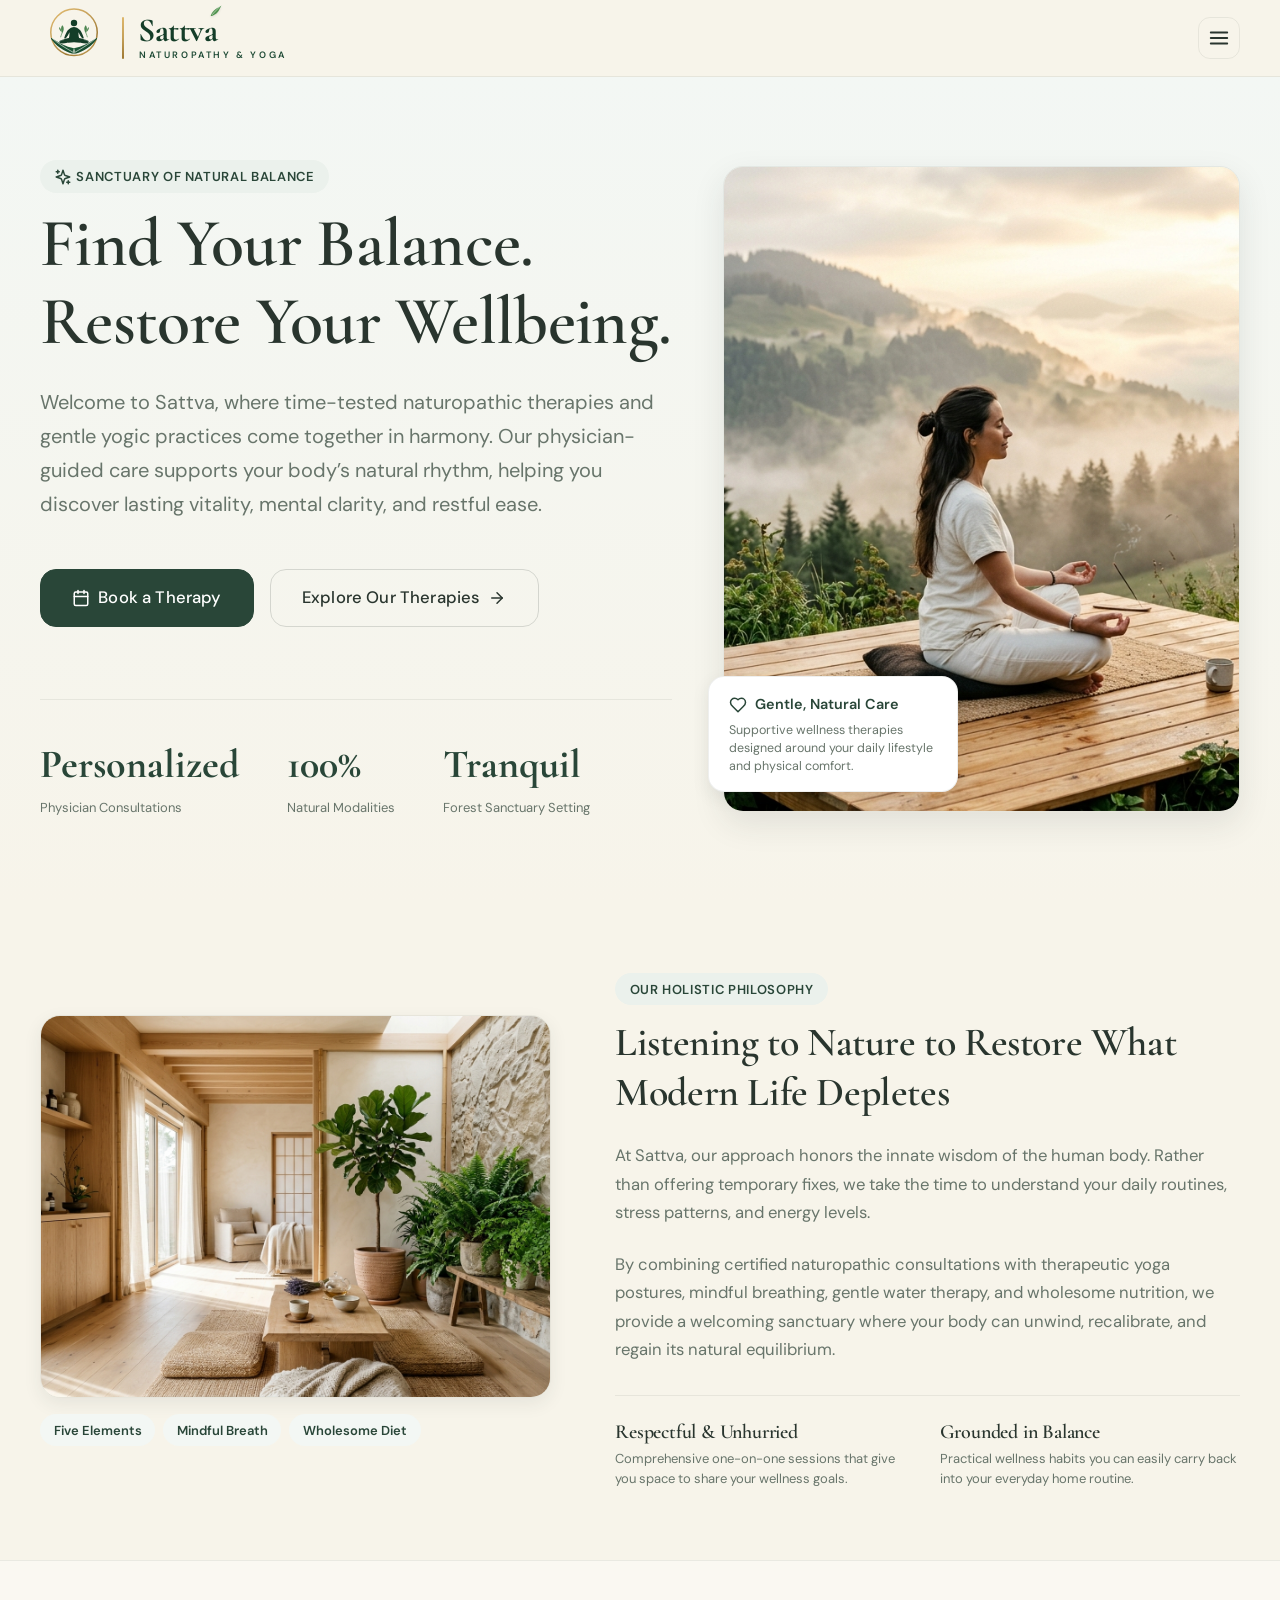
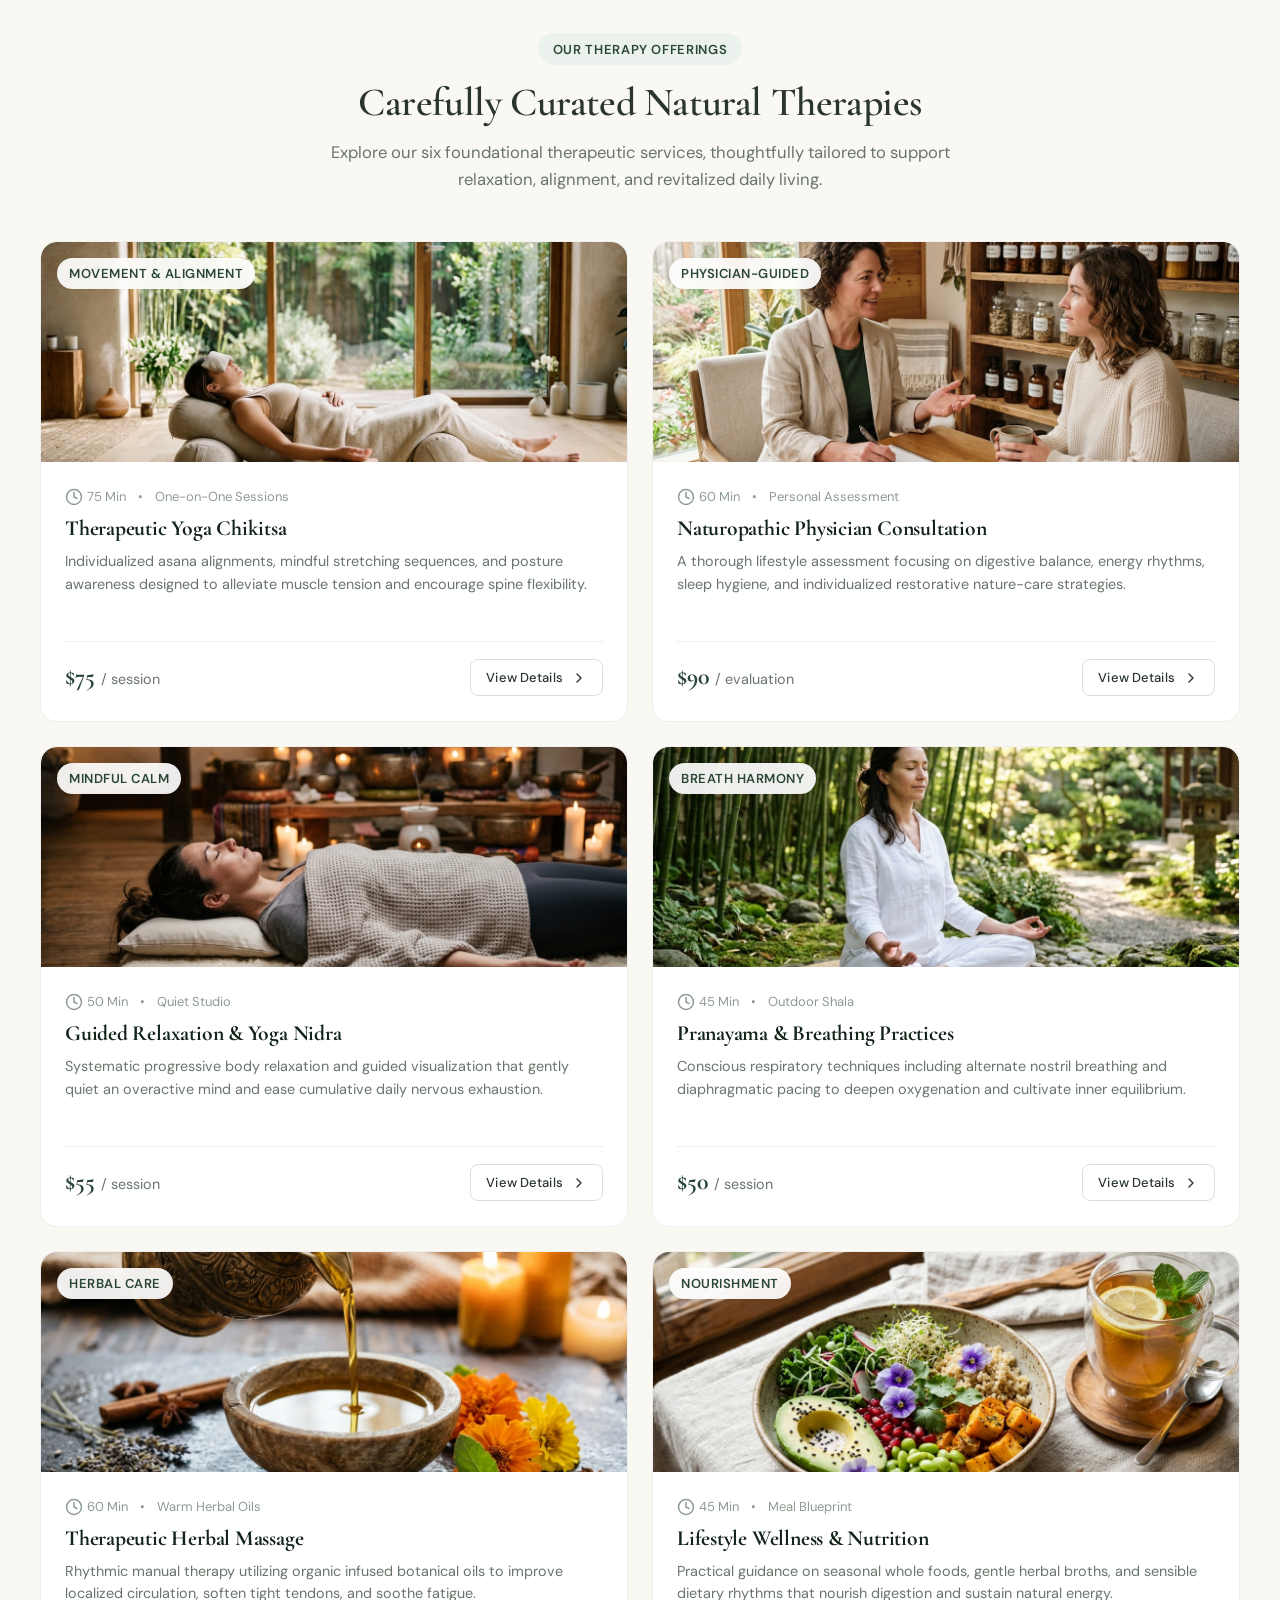
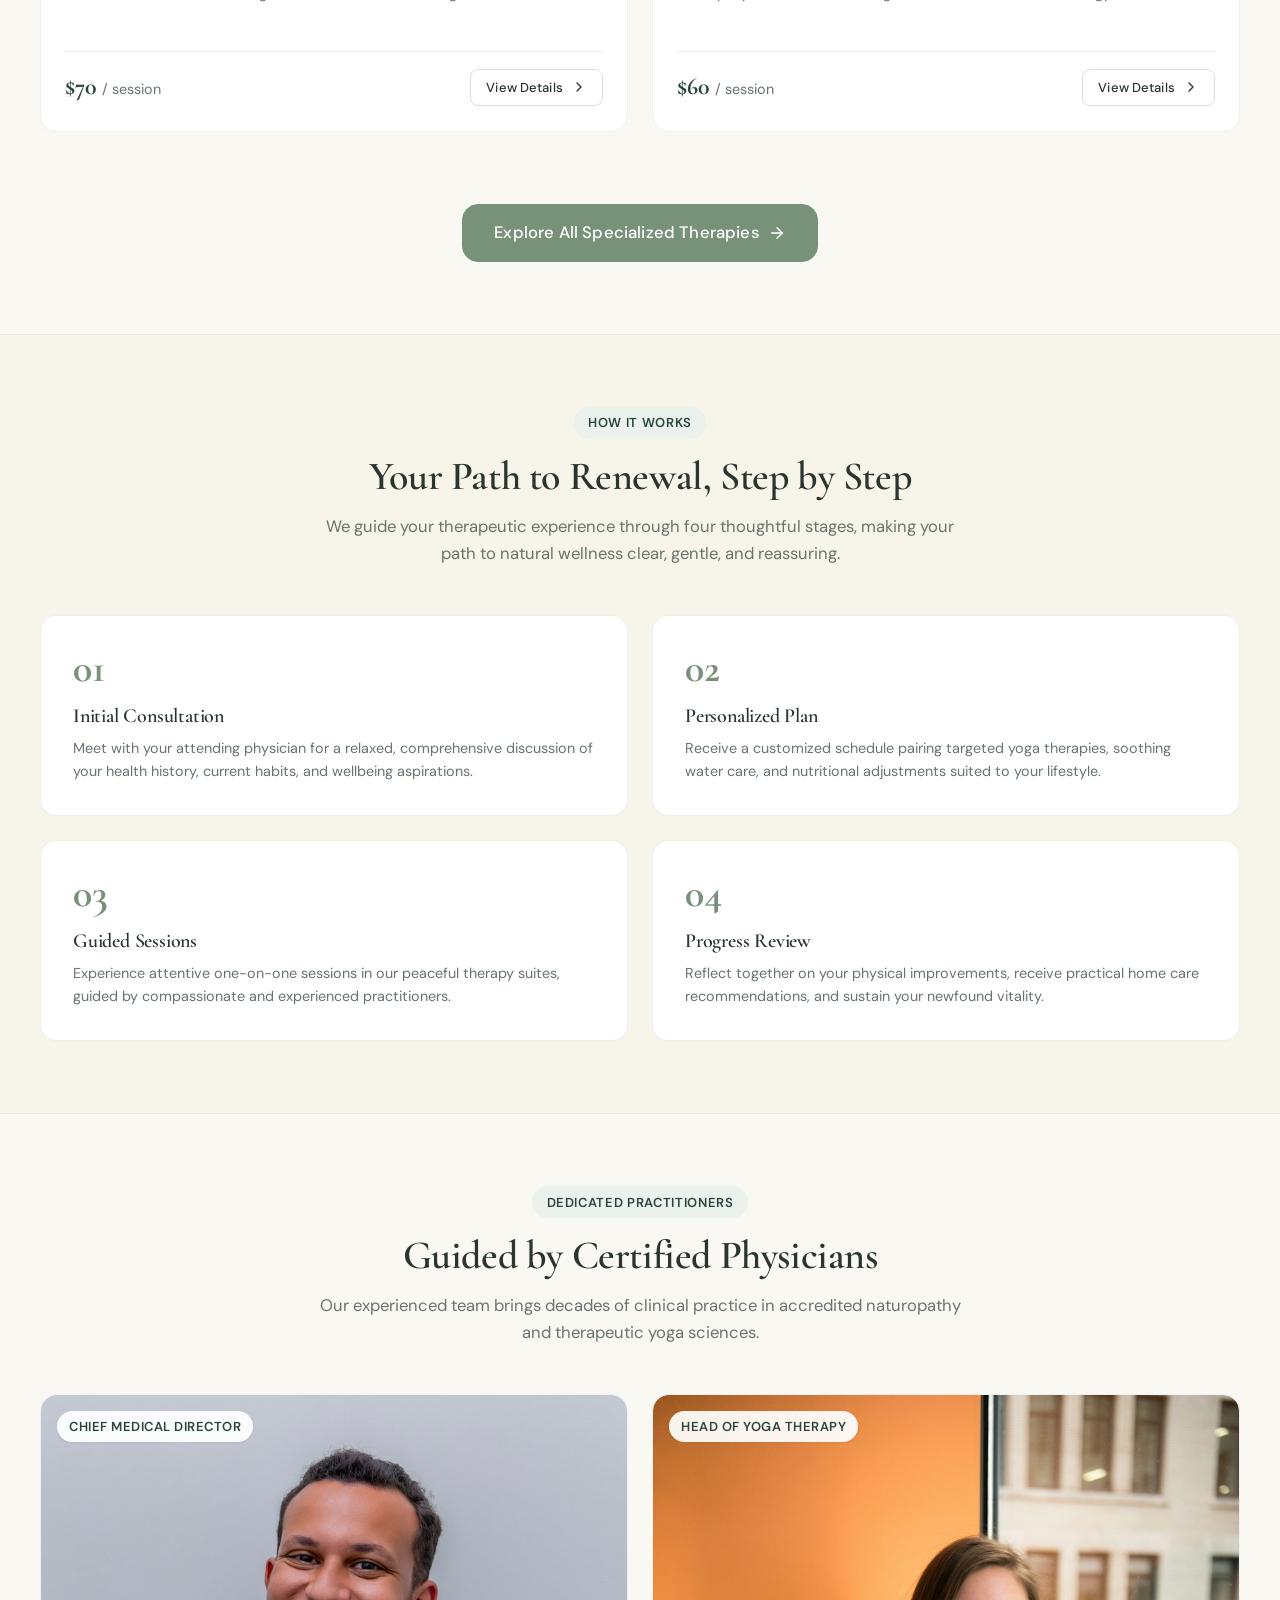
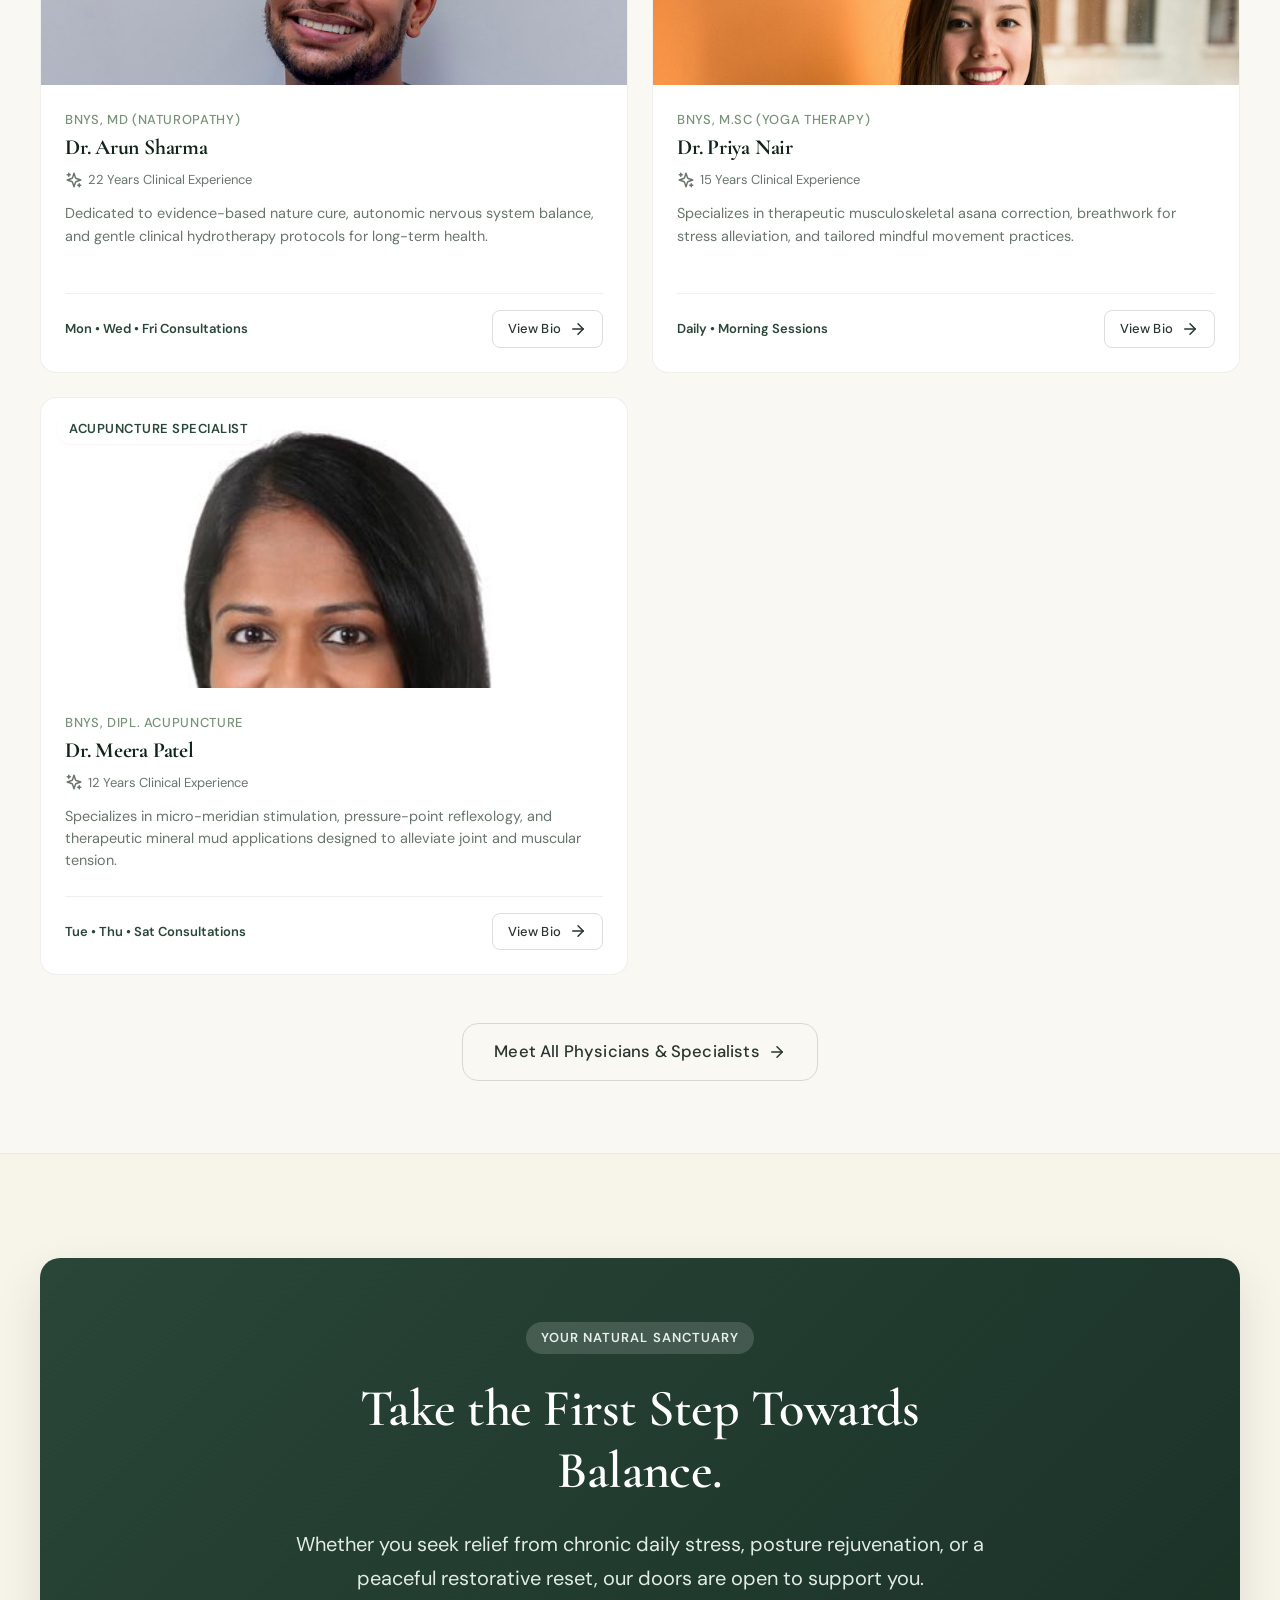
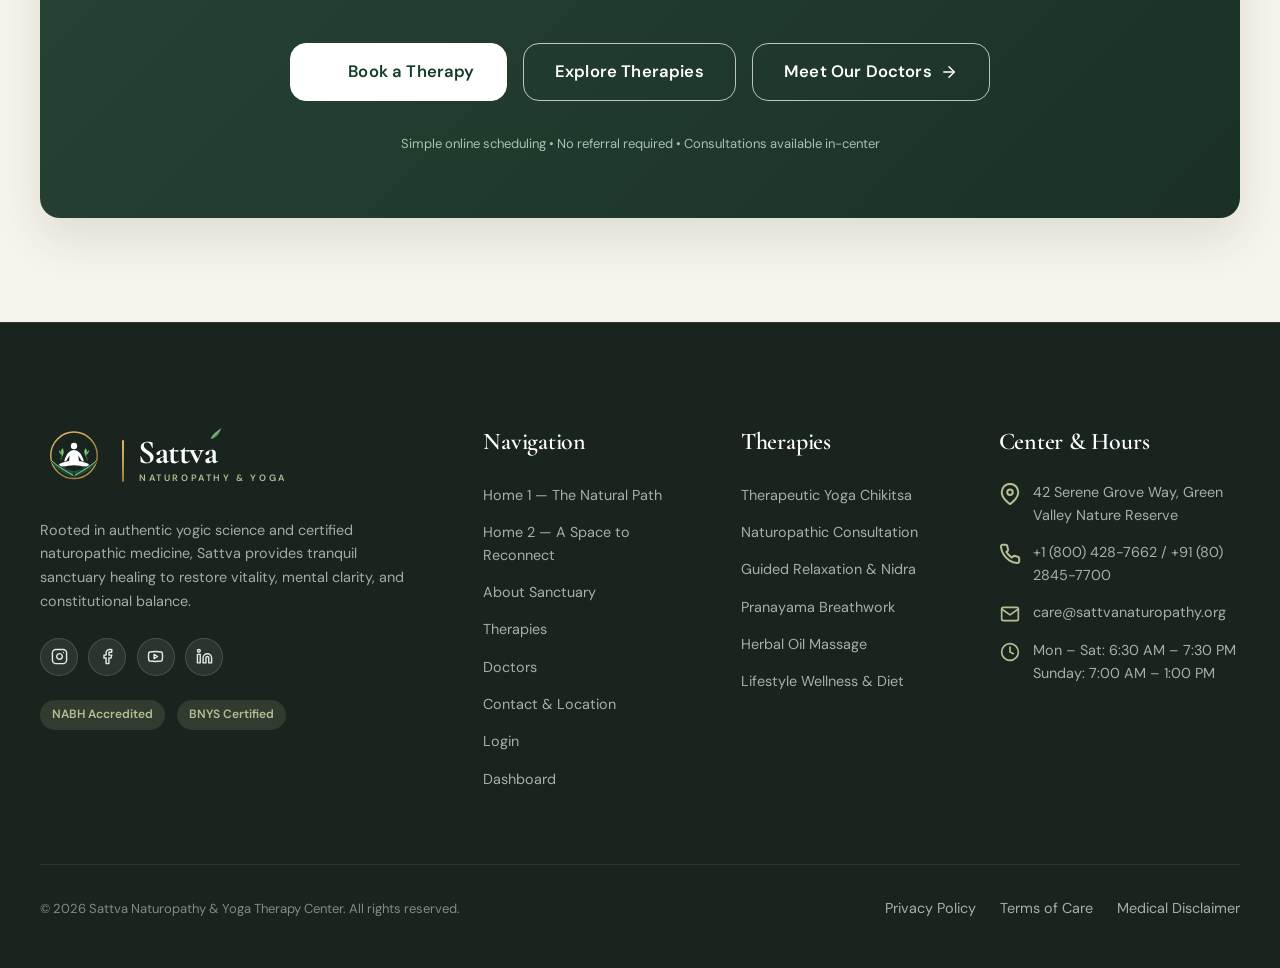
<file: index.html>
<!DOCTYPE html>
<html lang="en" dir="ltr" data-theme="light">
<head>
  <meta charset="UTF-8">
  <meta name="viewport" content="width=device-width, initial-scale=1.0">
  <link rel="icon" type="image/svg+xml" href="assets/images/logo.svg">
  <title>Sattva — Naturopathy & Yoga Therapy Center | The Natural Path</title>
  <meta name="description" content="Find your balance and restore wellbeing with physician-guided naturopathy, therapeutic yoga chikitsa, and mindful healing in a tranquil nature sanctuary.">
  
  <!-- Preconnect to Fonts -->
  <link rel="preconnect" href="https://fonts.googleapis.com">
  <link rel="preconnect" href="https://fonts.gstatic.com" crossorigin>
  <link href="https://fonts.googleapis.com/css2?family=Cormorant+Garamond:ital,wght@0,400;0,500;0,600;0,700;1,400&family=DM+Sans:ital,opsz,wght@0,9..40,300;0,9..40,400;0,9..40,500;0,9..40,600;0,9..40,700;1,9..40,400&display=swap" rel="stylesheet">
  
  <!-- Design System CSS -->
  <link rel="stylesheet" href="css/tokens.css">
  <link rel="stylesheet" href="css/base.css">
  <link rel="stylesheet" href="css/components.css">
  
  <!-- Immediate Theme & Direction Init -->
  <script>
    (function() {
      const savedTheme = localStorage.getItem('sattva_theme') || 'light';
      const savedDir = localStorage.getItem('sattva_dir') || 'ltr';
      document.documentElement.setAttribute('data-theme', savedTheme);
      document.documentElement.setAttribute('dir', savedDir);
      document.documentElement.setAttribute('lang', savedDir === 'rtl' ? 'ar' : 'en');
    })();
  </script>
</head>
<body>
  <!-- Sattva Brand Page Loader -->
  <div id="pageLoader" class="page-loader" role="status" aria-label="Loading Sattva Naturopathy &amp; Yoga">
    <div class="page-loader-inner">
      <div class="loader-pulse-aura" aria-hidden="true"></div>
      <div class="loader-emblem-wrap" aria-hidden="true">
        <svg class="loader-emblem" viewBox="0 0 120 120" fill="none" xmlns="http://www.w3.org/2000/svg" aria-hidden="true">
  <defs>
    <linearGradient id="index_load_gold" x1="15%" y1="0%" x2="85%" y2="100%">
      <stop offset="0%" stop-color="#DEB76C" />
      <stop offset="40%" stop-color="#C5A059" />
      <stop offset="75%" stop-color="#9E7832" />
      <stop offset="100%" stop-color="#C5A059" />
    </linearGradient>
    <linearGradient id="index_load_leafL" x1="0%" y1="100%" x2="100%" y2="0%">
      <stop offset="0%" stop-color="#123B26" />
      <stop offset="60%" stop-color="#1B5635" />
      <stop offset="100%" stop-color="#246E44" />
    </linearGradient>
    <linearGradient id="index_load_leafR" x1="100%" y1="100%" x2="0%" y2="0%">
      <stop offset="0%" stop-color="#123B26" />
      <stop offset="60%" stop-color="#1B5635" />
      <stop offset="100%" stop-color="#246E44" />
    </linearGradient>
  </defs>
  <circle cx="60" cy="50" r="41" stroke="url(#index_load_gold)" stroke-width="2.6" fill="none" />
  <g class="sattva-figure" fill="var(--sattva-forest, #143D28)">
    <circle cx="60" cy="33.5" r="5.6" />
    <path d="M 60 40.5 C 57.5 40.5 52 42.5 49 46.5 C 46.8 49.5 44 55.5 43 59 C 42 60.5 44.5 61.5 46 60 C 48 58 50.5 53.5 52 50 C 52.2 52.5 52 57.5 51 60 C 46 61.5 38.5 62.5 35 65 C 32.5 66.8 34.5 69.5 38.5 69.5 C 45 69.5 54 67.5 60 67.5 C 66 67.5 75 69.5 81.5 69.5 C 85.5 69.5 87.5 66.8 85 65 C 81.5 62.5 74 61.5 69 60 C 68 57.5 67.8 52.5 68 50 C 69.5 53.5 72 58 74 60 C 75.5 61.5 78 60.5 77 59 C 76 55.5 73.2 49.5 71 46.5 C 68 42.5 62.5 40.5 60 40.5 Z" />
  </g>
  <g class="sattva-sprout" fill="var(--sattva-sprout, #4E8752)">
    <path d="M 39 52 C 37 47 36 41 39.5 37.5 C 43 41 42.5 47 39 52 Z" />
    <path d="M 37.5 49 C 35 46.5 33 44 34 40.5 C 36.5 42.5 37.5 46 37.5 49 Z" />
    <path d="M 38.5 52 C 38 54 37 56 36.5 58" stroke="var(--sattva-sprout, #4E8752)" stroke-width="1.2" stroke-linecap="round" fill="none" />
  </g>
  <g class="sattva-sprout" fill="var(--sattva-sprout, #4E8752)">
    <path d="M 81 52 C 83 47 84 41 80.5 37.5 C 77 41 77.5 47 81 52 Z" />
    <path d="M 82.5 49 C 85 46.5 87 44 86 40.5 C 83.5 42.5 82.5 46 82.5 49 Z" />
    <path d="M 81.5 52 C 82 54 83 56 83.5 58" stroke="var(--sattva-sprout, #4E8752)" stroke-width="1.2" stroke-linecap="round" fill="none" />
  </g>
  <path d="M 60 88 C 51 86 33 80 20 62 C 18.5 60.5 20 59.5 21.5 60.5 C 31 67.5 46 76 60 78 C 58 82 59 86 60 88 Z" fill="url(#index_load_leafL)" />
  <path d="M 58 85 C 46 78 33 71 21.5 60.5" stroke="var(--sattva-vein, rgba(255,255,255,0.85))" stroke-width="1.2" stroke-linecap="round" fill="none" />
  <path d="M 40 73 C 44 71 47 69 49 68" stroke="var(--sattva-vein-sub, rgba(255,255,255,0.45))" stroke-width="0.8" stroke-linecap="round" fill="none" />
  <path d="M 33 67 C 36 65 39 64 42 63" stroke="var(--sattva-vein-sub, rgba(255,255,255,0.45))" stroke-width="0.8" stroke-linecap="round" fill="none" />
  <path d="M 60 88 C 69 86 87 80 100 62 C 101.5 60.5 100 59.5 98.5 60.5 C 89 67.5 74 76 60 78 C 62 82 61 86 60 88 Z" fill="url(#index_load_leafR)" />
  <path d="M 62 85 C 74 78 87 71 98.5 60.5" stroke="var(--sattva-vein, rgba(255,255,255,0.85))" stroke-width="1.2" stroke-linecap="round" fill="none" />
  <path d="M 80 73 C 76 71 73 69 71 68" stroke="var(--sattva-vein-sub, rgba(255,255,255,0.45))" stroke-width="0.8" stroke-linecap="round" fill="none" />
  <path d="M 87 67 C 84 65 81 64 78 63" stroke="var(--sattva-vein-sub, rgba(255,255,255,0.45))" stroke-width="0.8" stroke-linecap="round" fill="none" />
</svg>
      </div>
      <div class="loader-brand">
        <span class="loader-brand-title">Sattv<span class="sattva-leaf-accent-wrap">a<svg class="sattva-leaf-accent" viewBox="0 0 24 24" fill="none" aria-hidden="true"><path d="M3 21 C3 21 5 12 14 7 C 19 4 22 2 22 2 C 22 2 20 7 17 12 C 12 20 3 21 3 21 Z" fill="var(--sattva-leaf-accent, #4E8752)" /><path d="M6 18 C 9 14 15 9 20 3" stroke="rgba(255,255,255,0.75)" stroke-width="1.2" stroke-linecap="round" /></svg></span></span>
        <span class="loader-brand-subtitle">NATUROPATHY &amp; YOGA</span>
      </div>
      <div class="loader-progress-track" aria-hidden="true">
        <div class="loader-progress-bar"></div>
      </div>
    </div>
  </div>


  <!-- Shared Public Header / Navbar -->
  <header class="site-header">
    <div class="container">
      <nav class="navbar" aria-label="Main Navigation">
        <!-- Logo Left -->
        <a href="index.html" class="nav-brand" aria-label="Sattva NATUROPATHY & YOGA">
          <svg class="nav-brand-logo sattva-emblem" viewBox="0 0 120 120" fill="none" xmlns="http://www.w3.org/2000/svg" aria-hidden="true">
  <defs>
    <linearGradient id="index_nav_gold" x1="15%" y1="0%" x2="85%" y2="100%">
      <stop offset="0%" stop-color="#DEB76C" />
      <stop offset="40%" stop-color="#C5A059" />
      <stop offset="75%" stop-color="#9E7832" />
      <stop offset="100%" stop-color="#C5A059" />
    </linearGradient>
    <linearGradient id="index_nav_leafL" x1="0%" y1="100%" x2="100%" y2="0%">
      <stop offset="0%" stop-color="#123B26" />
      <stop offset="60%" stop-color="#1B5635" />
      <stop offset="100%" stop-color="#246E44" />
    </linearGradient>
    <linearGradient id="index_nav_leafR" x1="100%" y1="100%" x2="0%" y2="0%">
      <stop offset="0%" stop-color="#123B26" />
      <stop offset="60%" stop-color="#1B5635" />
      <stop offset="100%" stop-color="#246E44" />
    </linearGradient>
  </defs>
  <circle cx="60" cy="50" r="41" stroke="url(#index_nav_gold)" stroke-width="2.6" fill="none" />
  <g class="sattva-figure" fill="var(--sattva-forest, #143D28)">
    <circle cx="60" cy="33.5" r="5.6" />
    <path d="M 60 40.5 C 57.5 40.5 52 42.5 49 46.5 C 46.8 49.5 44 55.5 43 59 C 42 60.5 44.5 61.5 46 60 C 48 58 50.5 53.5 52 50 C 52.2 52.5 52 57.5 51 60 C 46 61.5 38.5 62.5 35 65 C 32.5 66.8 34.5 69.5 38.5 69.5 C 45 69.5 54 67.5 60 67.5 C 66 67.5 75 69.5 81.5 69.5 C 85.5 69.5 87.5 66.8 85 65 C 81.5 62.5 74 61.5 69 60 C 68 57.5 67.8 52.5 68 50 C 69.5 53.5 72 58 74 60 C 75.5 61.5 78 60.5 77 59 C 76 55.5 73.2 49.5 71 46.5 C 68 42.5 62.5 40.5 60 40.5 Z" />
  </g>
  <g class="sattva-sprout" fill="var(--sattva-sprout, #4E8752)">
    <path d="M 39 52 C 37 47 36 41 39.5 37.5 C 43 41 42.5 47 39 52 Z" />
    <path d="M 37.5 49 C 35 46.5 33 44 34 40.5 C 36.5 42.5 37.5 46 37.5 49 Z" />
    <path d="M 38.5 52 C 38 54 37 56 36.5 58" stroke="var(--sattva-sprout, #4E8752)" stroke-width="1.2" stroke-linecap="round" fill="none" />
  </g>
  <g class="sattva-sprout" fill="var(--sattva-sprout, #4E8752)">
    <path d="M 81 52 C 83 47 84 41 80.5 37.5 C 77 41 77.5 47 81 52 Z" />
    <path d="M 82.5 49 C 85 46.5 87 44 86 40.5 C 83.5 42.5 82.5 46 82.5 49 Z" />
    <path d="M 81.5 52 C 82 54 83 56 83.5 58" stroke="var(--sattva-sprout, #4E8752)" stroke-width="1.2" stroke-linecap="round" fill="none" />
  </g>
  <path d="M 60 88 C 51 86 33 80 20 62 C 18.5 60.5 20 59.5 21.5 60.5 C 31 67.5 46 76 60 78 C 58 82 59 86 60 88 Z" fill="url(#index_nav_leafL)" />
  <path d="M 58 85 C 46 78 33 71 21.5 60.5" stroke="var(--sattva-vein, rgba(255,255,255,0.85))" stroke-width="1.2" stroke-linecap="round" fill="none" />
  <path d="M 40 73 C 44 71 47 69 49 68" stroke="var(--sattva-vein-sub, rgba(255,255,255,0.45))" stroke-width="0.8" stroke-linecap="round" fill="none" />
  <path d="M 33 67 C 36 65 39 64 42 63" stroke="var(--sattva-vein-sub, rgba(255,255,255,0.45))" stroke-width="0.8" stroke-linecap="round" fill="none" />
  <path d="M 60 88 C 69 86 87 80 100 62 C 101.5 60.5 100 59.5 98.5 60.5 C 89 67.5 74 76 60 78 C 62 82 61 86 60 88 Z" fill="url(#index_nav_leafR)" />
  <path d="M 62 85 C 74 78 87 71 98.5 60.5" stroke="var(--sattva-vein, rgba(255,255,255,0.85))" stroke-width="1.2" stroke-linecap="round" fill="none" />
  <path d="M 80 73 C 76 71 73 69 71 68" stroke="var(--sattva-vein-sub, rgba(255,255,255,0.45))" stroke-width="0.8" stroke-linecap="round" fill="none" />
  <path d="M 87 67 C 84 65 81 64 78 63" stroke="var(--sattva-vein-sub, rgba(255,255,255,0.45))" stroke-width="0.8" stroke-linecap="round" fill="none" />
</svg>
          <span class="sattva-divider" aria-hidden="true"></span>
          <div class="nav-brand-text">
            <span class="nav-brand-title">Sattv<span class="sattva-leaf-accent-wrap">a<svg class="sattva-leaf-accent" viewBox="0 0 24 24" fill="none" aria-hidden="true"><path d="M3 21 C3 21 5 12 14 7 C 19 4 22 2 22 2 C 22 2 20 7 17 12 C 12 20 3 21 3 21 Z" fill="var(--sattva-leaf-accent, #4E8752)" /><path d="M6 18 C 9 14 15 9 20 3" stroke="rgba(255,255,255,0.75)" stroke-width="1.2" stroke-linecap="round" /></svg></span></span>
            <span class="nav-brand-subtitle">NATUROPATHY &amp; YOGA</span>
          </div>
        </a>

        <!-- Desktop Navigation Links -->
        <ul class="nav-menu">
          <li class="nav-item nav-dropdown">
            <button class="nav-link dropdown-toggle active" aria-expanded="false" aria-haspopup="true">
              <span>Home</span>
              <span class="dropdown-arrow" data-icon="chevronDown"></span>
            </button>
            <div class="dropdown-menu">
              <a href="index.html" class="dropdown-item active">Home 1 — The Natural Path</a>
              <a href="home-2.html" class="dropdown-item">Home 2 — A Space to Reconnect</a>
            </div>
          </li>
          <li class="nav-item">
            <a href="about.html" class="nav-link">About</a>
          </li>
          <li class="nav-item">
            <a href="therapies.html" class="nav-link">Therapies</a>
          </li>
          <li class="nav-item">
            <a href="doctors.html" class="nav-link">Doctors</a>
          </li>
          <li class="nav-item">
            <a href="contact.html" class="nav-link">Contact</a>
          </li>
          <li class="nav-item">
            <a href="dashboard.html" class="nav-link">Dashboard</a>
          </li>
        </ul>

        <!-- Nav Controls & Actions -->
        <div class="nav-actions">
          <!-- RTL Toggle Button (Desktop only) -->
          <button class="btn-icon rtl-toggle" data-action="toggle-dir" aria-label="Toggle Direction" title="Toggle RTL/LTR">
            <span class="rtl-label" style="font-size: 0.72rem; font-weight: 700; letter-spacing: 0.05em;">RTL</span>
          </button>

          <!-- Light/Dark Mode Toggle Button (Desktop only) -->
          <button class="btn-icon theme-toggle theme-btn" data-action="toggle-theme" aria-label="Toggle Theme" title="Toggle Light/Dark Mode">
            <span class="theme-icon" data-icon="moon"></span>
          </button>

          <!-- Secondary Login Button next to Main CTA -->
          <a href="login.html" class="btn btn-outline btn-sm nav-login-btn">
            <span data-icon="user"></span>
            <span>Login</span>
          </a>

          <!-- Primary CTA Button -->
          <a href="dashboard.html#book" class="btn btn-primary btn-sm nav-cta">
            <span data-icon="calendar"></span>
            <span>Book a Therapy</span>
          </a>

          <!-- Mobile & Tablet Hamburger Toggle -->
          <button class="mobile-nav-toggle" data-action="open-mobile-nav" aria-label="Open Navigation Menu">
            <span data-icon="menu"></span>
          </button>
        </div>
      </nav>
    </div>
  </header>

  <!-- Mobile & iPad Navigation Drawer -->
  <div class="mobile-drawer-overlay" id="mobileDrawer" aria-hidden="true">
    <aside class="mobile-drawer" aria-label="Navigation Menu">
      <div class="mobile-drawer-header">
        <a href="index.html" class="nav-brand" aria-label="Sattva NATUROPATHY &amp; YOGA">
          <svg class="nav-brand-logo sattva-emblem" viewBox="0 0 120 120" fill="none" xmlns="http://www.w3.org/2000/svg" aria-hidden="true">
  <defs>
    <linearGradient id="idx_draw_gold" x1="15%" y1="0%" x2="85%" y2="100%">
      <stop offset="0%" stop-color="#DEB76C" />
      <stop offset="40%" stop-color="#C5A059" />
      <stop offset="75%" stop-color="#9E7832" />
      <stop offset="100%" stop-color="#C5A059" />
    </linearGradient>
    <linearGradient id="idx_draw_leafL" x1="0%" y1="100%" x2="100%" y2="0%">
      <stop offset="0%" stop-color="#123B26" />
      <stop offset="60%" stop-color="#1B5635" />
      <stop offset="100%" stop-color="#246E44" />
    </linearGradient>
    <linearGradient id="idx_draw_leafR" x1="100%" y1="100%" x2="0%" y2="0%">
      <stop offset="0%" stop-color="#123B26" />
      <stop offset="60%" stop-color="#1B5635" />
      <stop offset="100%" stop-color="#246E44" />
    </linearGradient>
  </defs>
  <circle cx="60" cy="50" r="41" stroke="url(#idx_draw_gold)" stroke-width="2.6" fill="none" />
  <g class="sattva-figure" fill="var(--sattva-forest, #143D28)">
    <circle cx="60" cy="33.5" r="5.6" />
    <path d="M 60 40.5 C 57.5 40.5 52 42.5 49 46.5 C 46.8 49.5 44 55.5 43 59 C 42 60.5 44.5 61.5 46 60 C 48 58 50.5 53.5 52 50 C 52.2 52.5 52 57.5 51 60 C 46 61.5 38.5 62.5 35 65 C 32.5 66.8 34.5 69.5 38.5 69.5 C 45 69.5 54 67.5 60 67.5 C 66 67.5 75 69.5 81.5 69.5 C 85.5 69.5 87.5 66.8 85 65 C 81.5 62.5 74 61.5 69 60 C 68 57.5 67.8 52.5 68 50 C 69.5 53.5 72 58 74 60 C 75.5 61.5 78 60.5 77 59 C 76 55.5 73.2 49.5 71 46.5 C 68 42.5 62.5 40.5 60 40.5 Z" />
  </g>
  <g class="sattva-sprout" fill="var(--sattva-sprout, #4E8752)">
    <path d="M 39 52 C 37 47 36 41 39.5 37.5 C 43 41 42.5 47 39 52 Z" />
    <path d="M 37.5 49 C 35 46.5 33 44 34 40.5 C 36.5 42.5 37.5 46 37.5 49 Z" />
    <path d="M 38.5 52 C 38 54 37 56 36.5 58" stroke="var(--sattva-sprout, #4E8752)" stroke-width="1.2" stroke-linecap="round" fill="none" />
  </g>
  <g class="sattva-sprout" fill="var(--sattva-sprout, #4E8752)">
    <path d="M 81 52 C 83 47 84 41 80.5 37.5 C 77 41 77.5 47 81 52 Z" />
    <path d="M 82.5 49 C 85 46.5 87 44 86 40.5 C 83.5 42.5 82.5 46 82.5 49 Z" />
    <path d="M 81.5 52 C 82 54 83 56 83.5 58" stroke="var(--sattva-sprout, #4E8752)" stroke-width="1.2" stroke-linecap="round" fill="none" />
  </g>
  <path d="M 60 88 C 51 86 33 80 20 62 C 18.5 60.5 20 59.5 21.5 60.5 C 31 67.5 46 76 60 78 C 58 82 59 86 60 88 Z" fill="url(#idx_draw_leafL)" />
  <path d="M 58 85 C 46 78 33 71 21.5 60.5" stroke="var(--sattva-vein, rgba(255,255,255,0.85))" stroke-width="1.2" stroke-linecap="round" fill="none" />
  <path d="M 40 73 C 44 71 47 69 49 68" stroke="var(--sattva-vein-sub, rgba(255,255,255,0.45))" stroke-width="0.8" stroke-linecap="round" fill="none" />
  <path d="M 33 67 C 36 65 39 64 42 63" stroke="var(--sattva-vein-sub, rgba(255,255,255,0.45))" stroke-width="0.8" stroke-linecap="round" fill="none" />
  <path d="M 60 88 C 69 86 87 80 100 62 C 101.5 60.5 100 59.5 98.5 60.5 C 89 67.5 74 76 60 78 C 62 82 61 86 60 88 Z" fill="url(#idx_draw_leafR)" />
  <path d="M 62 85 C 74 78 87 71 98.5 60.5" stroke="var(--sattva-vein, rgba(255,255,255,0.85))" stroke-width="1.2" stroke-linecap="round" fill="none" />
  <path d="M 80 73 C 76 71 73 69 71 68" stroke="var(--sattva-vein-sub, rgba(255,255,255,0.45))" stroke-width="0.8" stroke-linecap="round" fill="none" />
  <path d="M 87 67 C 84 65 81 64 78 63" stroke="var(--sattva-vein-sub, rgba(255,255,255,0.45))" stroke-width="0.8" stroke-linecap="round" fill="none" />
</svg>
          <span class="sattva-divider" aria-hidden="true"></span>
          <div class="nav-brand-text">
            <span class="nav-brand-title">Sattv<span class="sattva-leaf-accent-wrap">a<svg class="sattva-leaf-accent" viewBox="0 0 24 24" fill="none" aria-hidden="true"><path d="M3 21 C3 21 5 12 14 7 C 19 4 22 2 22 2 C 22 2 20 7 17 12 C 12 20 3 21 3 21 Z" fill="var(--sattva-leaf-accent, #4E8752)" /><path d="M6 18 C 9 14 15 9 20 3" stroke="rgba(255,255,255,0.75)" stroke-width="1.2" stroke-linecap="round" /></svg></span></span>
            <span class="nav-brand-subtitle">NATUROPATHY &amp; YOGA</span>
          </div>
        </a>
        <!-- Mobile Drawer Header Actions (RTL, Theme & Close matching Desktop Nav Controls) -->
        <div class="mobile-drawer-actions">
          <button class="btn-icon rtl-toggle" data-action="toggle-dir" aria-label="Toggle Direction" title="Toggle RTL/LTR">
            <span class="rtl-label" style="font-size: 0.72rem; font-weight: 700; letter-spacing: 0.05em;">RTL</span>
          </button>
          <button class="btn-icon theme-toggle theme-btn" data-action="toggle-theme" aria-label="Toggle Theme" title="Toggle Light/Dark Mode">
            <span class="theme-icon" data-icon="moon"></span>
          </button>
          <button class="btn-icon" data-action="close-mobile-nav" aria-label="Close menu">
            <span data-icon="x"></span>
          </button>
        </div>
      </div>
      <div class="mobile-drawer-body">

        <ul class="mobile-drawer-links">
          <li class="mobile-drawer-item mobile-drawer-dropdown">
            <button class="mobile-drawer-link mobile-dropdown-toggle active" data-home-parent aria-expanded="false" style="display: flex; justify-content: space-between; align-items: center; width: 100%;">
              <span>Home</span>
              <span class="dropdown-arrow" data-icon="chevronDown"></span>
            </button>
            <div class="mobile-sublinks mobile-dropdown-content" style="display: none;">
              <a href="index.html" class="mobile-sublink active">Home 1 — The Natural Path</a>
              <a href="home-2.html" class="mobile-sublink ">Home 2 — A Space to Reconnect</a>
            </div>
          </li>
          <li class="mobile-drawer-item">
            <a href="about.html" class="mobile-drawer-link ">About</a>
          </li>
          <li class="mobile-drawer-item">
            <a href="therapies.html" class="mobile-drawer-link ">Therapies</a>
          </li>
          <li class="mobile-drawer-item">
            <a href="doctors.html" class="mobile-drawer-link ">Doctors</a>
          </li>
          <li class="mobile-drawer-item">
            <a href="contact.html" class="mobile-drawer-link ">Contact</a>
          </li>
          <li class="mobile-drawer-item">
            <a href="dashboard.html" class="mobile-drawer-link">Dashboard</a>
          </li>
        </ul>

        <div style="margin-top: auto; padding-top: 1rem; display: flex; flex-direction: column; gap: 0.65rem;">
          <a href="login.html" class="btn btn-outline" style="width: 100%;">
            <span data-icon="user"></span>
            <span>Login</span>
          </a>
          <a href="dashboard.html#book" class="btn btn-primary" style="width: 100%;">
            <span data-icon="calendar"></span>
            <span>Book a Therapy</span>
          </a>
        </div>
      </div>
    </aside>
  </div>

  <main>
    <!-- ==========================================================================
         SECTION 1 — FULL-SCREEN HERO
         "Find Your Balance. Restore Your Wellbeing."
         Full viewport-height hero at every supported screen size.
         Desktop: elegant split composition. Mobile: carefully positioned text and CTA.
         ========================================================================== -->
    <section class="hero-fullscreen" style="background: linear-gradient(180deg, var(--color-sage-subtle) 0%, var(--color-bg-page) 100%);">
      <div class="container" style="width: 100%;">
        <div class="hero-split-grid">
          <!-- Hero Text Content -->
          <div>
            <div class="section-tag">
              <span data-icon="sparkles"></span>
              <span>Sanctuary of Natural Balance</span>
            </div>
            <h1 style="font-size: var(--text-4xl); margin-bottom: var(--space-md); color: var(--color-text-main); line-height: 1.15;">
              Find Your Balance. Restore Your Wellbeing.
            </h1>
            <p style="font-size: var(--text-md); color: var(--color-text-muted); margin-bottom: var(--space-xl); line-height: 1.7; max-width: 52ch;">
              Welcome to Sattva, where time-tested naturopathic therapies and gentle yogic practices come together in harmony. Our physician-guided care supports your body’s natural rhythm, helping you discover lasting vitality, mental clarity, and restful ease.
            </p>
            <div style="display: flex; gap: var(--space-sm); flex-wrap: wrap;">
              <a href="dashboard.html" class="btn btn-primary btn-lg">
                <span data-icon="calendar"></span>
                <span>Book a Therapy</span>
              </a>
              <a href="therapies.html" class="btn btn-outline btn-lg">
                <span>Explore Our Therapies</span>
                <span data-icon="arrowRight" class="rtl-flip"></span>
              </a>
            </div>

            <!-- Value Highlights -->
            <div style="display: flex; gap: var(--space-xl); margin-top: var(--space-2xl); padding-top: var(--space-lg); border-top: 1px solid var(--color-border-subtle); flex-wrap: wrap;">
              <div>
                <div style="font-family: var(--font-heading); font-size: var(--text-2xl); font-weight: 700; color: var(--color-forest);">Personalized</div>
                <div style="font-size: var(--text-xs); color: var(--color-text-muted);">Physician Consultations</div>
              </div>
              <div>
                <div style="font-family: var(--font-heading); font-size: var(--text-2xl); font-weight: 700; color: var(--color-forest);">100%</div>
                <div style="font-size: var(--text-xs); color: var(--color-text-muted);">Natural Modalities</div>
              </div>
              <div>
                <div style="font-family: var(--font-heading); font-size: var(--text-2xl); font-weight: 700; color: var(--color-forest);">Tranquil</div>
                <div style="font-size: var(--text-xs); color: var(--color-text-muted);">Forest Sanctuary Setting</div>
              </div>
            </div>
          </div>

          <!-- Hero Image Portrait Frame -->
          <div style="position: relative;">
            <div style="border-radius: var(--radius-xl); overflow: hidden; box-shadow: var(--shadow-lg); border: 1px solid var(--color-border-subtle); aspect-ratio: 4/5;">
              <img src="assets/images/hero-home1-generated.jpg" alt="Serene woman meditating on a wooden deck in lush mountain morning light" style="width: 100%; height: 100%; object-fit: cover;">
            </div>
            <!-- Floating Trust Badge -->
            <div class="hero-trust-badge">
              <div style="display: flex; align-items: center; gap: 0.5rem; color: var(--color-forest); font-weight: 600; font-size: var(--text-sm); margin-bottom: 0.25rem;">
                <span data-icon="heart"></span>
                <span>Gentle, Natural Care</span>
              </div>
              <p style="font-size: 0.78rem; color: var(--color-text-muted); margin: 0; line-height: 1.45;">
                Supportive wellness therapies designed around your daily lifestyle and physical comfort.
              </p>
            </div>
          </div>
        </div>
      </div>
    </section>

    <!-- ==========================================================================
         SECTION 2 — OUR APPROACH TO NATURAL WELLNESS
         Editorial image-and-text layout. Simple, welcoming language.
         ========================================================================== -->
    <section class="section">
      <div class="container">
        <div class="editorial-split-grid">
          <!-- Image Column -->
          <div style="position: relative;">
            <div style="border-radius: var(--radius-xl); overflow: hidden; border: 1px solid var(--color-border-subtle); box-shadow: var(--shadow-md); aspect-ratio: 4/3;">
              <img src="assets/images/sanctuary-approach-generated.jpg" alt="Sunlit sanctuary consultation room with light oak wood and natural indoor plants" style="width: 100%; height: 100%; object-fit: cover;">
            </div>
            <div style="display: flex; gap: 0.5rem; margin-top: 1rem;">
              <span class="badge" style="background: var(--color-sage-subtle); color: var(--color-forest); padding: 0.35rem 0.85rem; border-radius: var(--radius-pill); font-size: var(--text-xs); font-weight: 600;">Five Elements</span>
              <span class="badge" style="background: var(--color-sage-subtle); color: var(--color-forest); padding: 0.35rem 0.85rem; border-radius: var(--radius-pill); font-size: var(--text-xs); font-weight: 600;">Mindful Breath</span>
              <span class="badge" style="background: var(--color-sage-subtle); color: var(--color-forest); padding: 0.35rem 0.85rem; border-radius: var(--radius-pill); font-size: var(--text-xs); font-weight: 600;">Wholesome Diet</span>
            </div>
          </div>

          <!-- Editorial Narrative Column -->
          <div>
            <span class="section-tag">Our Holistic Philosophy</span>
            <h2 class="section-title" style="text-align: start; margin-bottom: var(--space-md);">
              Listening to Nature to Restore What Modern Life Depletes
            </h2>
            <p style="font-size: var(--text-base); color: var(--color-text-muted); line-height: 1.7; margin-bottom: var(--space-md);">
              At Sattva, our approach honors the innate wisdom of the human body. Rather than offering temporary fixes, we take the time to understand your daily routines, stress patterns, and energy levels. 
            </p>
            <p style="font-size: var(--text-base); color: var(--color-text-muted); line-height: 1.7; margin-bottom: var(--space-lg);">
              By combining certified naturopathic consultations with therapeutic yoga postures, mindful breathing, gentle water therapy, and wholesome nutrition, we provide a welcoming sanctuary where your body can unwind, recalibrate, and regain its natural equilibrium.
            </p>
            <div class="editorial-features-grid">
              <div>
                <h4 style="font-size: var(--text-md); color: var(--color-text-main); margin-bottom: 0.25rem;">Respectful & Unhurried</h4>
                <p style="font-size: var(--text-xs); color: var(--color-text-muted); margin: 0; line-height: 1.5;">
                  Comprehensive one-on-one sessions that give you space to share your wellness goals.
                </p>
              </div>
              <div>
                <h4 style="font-size: var(--text-md); color: var(--color-text-main); margin-bottom: 0.25rem;">Grounded in Balance</h4>
                <p style="font-size: var(--text-xs); color: var(--color-text-muted); margin: 0; line-height: 1.5;">
                  Practical wellness habits you can easily carry back into your everyday home routine.
                </p>
              </div>
            </div>
          </div>
        </div>
      </div>
    </section>

    <!-- ==========================================================================
         SECTION 3 — EXPLORE OUR THERAPIES
         Showcase at least six relevant therapy categories.
         CRITICAL RULE: Maximum two cards per row (.grid-2-cards).
         Unique relevant images and aligned card content.
         ========================================================================== -->
    <section class="section" style="background-color: var(--color-bg-surface-subtle); border-top: 1px solid var(--color-border-subtle); border-bottom: 1px solid var(--color-border-subtle);">
      <div class="container">
        <div class="section-title-wrap">
          <span class="section-tag">Our Therapy Offerings</span>
          <h2 class="section-title">Carefully Curated Natural Therapies</h2>
          <p class="section-desc">
            Explore our six foundational therapeutic services, thoughtfully tailored to support relaxation, alignment, and revitalized daily living.
          </p>
        </div>

        <!-- Strict Maximum Two Cards Per Row Grid -->
        <div class="grid-2-cards">

          <!-- Card 1: Yoga Therapy -->
          <article class="card">
            <div class="card-media">
              <img src="assets/images/therapy-yoga-generated.jpg" alt="Restorative yoga therapy with gentle bolster support in sunlit timber shala">
              <span class="card-badge">Movement & Alignment</span>
            </div>
            <div class="card-body">
              <div class="card-meta">
                <span class="card-meta-item"><span data-icon="clock"></span> 75 Min</span>
                <span>&bull;</span>
                <span class="card-meta-item">One-on-One Sessions</span>
              </div>
              <h3 class="card-title">Therapeutic Yoga Chikitsa</h3>
              <p class="card-desc">
                Individualized asana alignments, mindful stretching sequences, and posture awareness designed to alleviate muscle tension and encourage spine flexibility.
              </p>
              <div class="card-footer">
                <span class="card-price">$75 <small style="font-size: 0.7rem; font-weight: 400; color: var(--color-text-muted);">/ session</small></span>
                <a href="therapies.html" class="btn btn-outline btn-sm">
                  <span>View Details</span>
                  <span data-icon="chevronRight" class="rtl-flip"></span>
                </a>
              </div>
            </div>
          </article>

          <!-- Card 2: Naturopathy Consultation -->
          <article class="card">
            <div class="card-media">
              <img src="assets/images/therapy-consult-generated.jpg" alt="Caring naturopathic physician providing personalized holistic consultation">
              <span class="card-badge">Physician-Guided</span>
            </div>
            <div class="card-body">
              <div class="card-meta">
                <span class="card-meta-item"><span data-icon="clock"></span> 60 Min</span>
                <span>&bull;</span>
                <span class="card-meta-item">Personal Assessment</span>
              </div>
              <h3 class="card-title">Naturopathic Physician Consultation</h3>
              <p class="card-desc">
                A thorough lifestyle assessment focusing on digestive balance, energy rhythms, sleep hygiene, and individualized restorative nature-care strategies.
              </p>
              <div class="card-footer">
                <span class="card-price">$90 <small style="font-size: 0.7rem; font-weight: 400; color: var(--color-text-muted);">/ evaluation</small></span>
                <a href="therapies.html" class="btn btn-outline btn-sm">
                  <span>View Details</span>
                  <span data-icon="chevronRight" class="rtl-flip"></span>
                </a>
              </div>
            </div>
          </article>

          <!-- Card 3: Guided Relaxation -->
          <article class="card">
            <div class="card-media">
              <img src="assets/images/therapy-nidra-generated.jpg" alt="Deep relaxation and Yoga Nidra meditation in quiet sanctuary shala">
              <span class="card-badge">Mindful Calm</span>
            </div>
            <div class="card-body">
              <div class="card-meta">
                <span class="card-meta-item"><span data-icon="clock"></span> 50 Min</span>
                <span>&bull;</span>
                <span class="card-meta-item">Quiet Studio</span>
              </div>
              <h3 class="card-title">Guided Relaxation & Yoga Nidra</h3>
              <p class="card-desc">
                Systematic progressive body relaxation and guided visualization that gently quiet an overactive mind and ease cumulative daily nervous exhaustion.
              </p>
              <div class="card-footer">
                <span class="card-price">$55 <small style="font-size: 0.7rem; font-weight: 400; color: var(--color-text-muted);">/ session</small></span>
                <a href="therapies.html" class="btn btn-outline btn-sm">
                  <span>View Details</span>
                  <span data-icon="chevronRight" class="rtl-flip"></span>
                </a>
              </div>
            </div>
          </article>

          <!-- Card 4: Breathing Practices -->
          <article class="card">
            <div class="card-media">
              <img src="assets/images/therapy-pranayama-generated.jpg" alt="Mindful seated pranayama breathwork beside tranquil lotus water basin">
              <span class="card-badge">Breath Harmony</span>
            </div>
            <div class="card-body">
              <div class="card-meta">
                <span class="card-meta-item"><span data-icon="clock"></span> 45 Min</span>
                <span>&bull;</span>
                <span class="card-meta-item">Outdoor Shala</span>
              </div>
              <h3 class="card-title">Pranayama & Breathing Practices</h3>
              <p class="card-desc">
                Conscious respiratory techniques including alternate nostril breathing and diaphragmatic pacing to deepen oxygenation and cultivate inner equilibrium.
              </p>
              <div class="card-footer">
                <span class="card-price">$50 <small style="font-size: 0.7rem; font-weight: 400; color: var(--color-text-muted);">/ session</small></span>
                <a href="therapies.html" class="btn btn-outline btn-sm">
                  <span>View Details</span>
                  <span data-icon="chevronRight" class="rtl-flip"></span>
                </a>
              </div>
            </div>
          </article>

          <!-- Card 5: Therapeutic Massage -->
          <article class="card">
            <div class="card-media">
              <img src="assets/images/therapy-massage-generated.jpg" alt="Ayurvedic warm herbal oil poured from vintage bronze vessel for healing massage">
              <span class="card-badge">Herbal Care</span>
            </div>
            <div class="card-body">
              <div class="card-meta">
                <span class="card-meta-item"><span data-icon="clock"></span> 60 Min</span>
                <span>&bull;</span>
                <span class="card-meta-item">Warm Herbal Oils</span>
              </div>
              <h3 class="card-title">Therapeutic Herbal Massage</h3>
              <p class="card-desc">
                Rhythmic manual therapy utilizing organic infused botanical oils to improve localized circulation, soften tight tendons, and soothe fatigue.
              </p>
              <div class="card-footer">
                <span class="card-price">$70 <small style="font-size: 0.7rem; font-weight: 400; color: var(--color-text-muted);">/ session</small></span>
                <a href="therapies.html" class="btn btn-outline btn-sm">
                  <span>View Details</span>
                  <span data-icon="chevronRight" class="rtl-flip"></span>
                </a>
              </div>
            </div>
          </article>

          <!-- Card 6: Lifestyle Wellness & Nutrition -->
          <article class="card">
            <div class="card-media">
              <img src="assets/images/therapy-nutrition-generated.jpg" alt="Wholesome organic nourishment bowl with microgreens and herbal detox tea">
              <span class="card-badge">Nourishment</span>
            </div>
            <div class="card-body">
              <div class="card-meta">
                <span class="card-meta-item"><span data-icon="clock"></span> 45 Min</span>
                <span>&bull;</span>
                <span class="card-meta-item">Meal Blueprint</span>
              </div>
              <h3 class="card-title">Lifestyle Wellness & Nutrition</h3>
              <p class="card-desc">
                Practical guidance on seasonal whole foods, gentle herbal broths, and sensible dietary rhythms that nourish digestion and sustain natural energy.
              </p>
              <div class="card-footer">
                <span class="card-price">$60 <small style="font-size: 0.7rem; font-weight: 400; color: var(--color-text-muted);">/ session</small></span>
                <a href="therapies.html" class="btn btn-outline btn-sm">
                  <span>View Details</span>
                  <span data-icon="chevronRight" class="rtl-flip"></span>
                </a>
              </div>
            </div>
          </article>

        </div>

        <div style="text-align: center; margin-top: var(--space-2xl);">
          <a href="therapies.html" class="btn btn-secondary btn-lg">
            <span>Explore All Specialized Therapies</span>
            <span data-icon="arrowRight" class="rtl-flip"></span>
          </a>
        </div>
      </div>
    </section>

    <!-- ==========================================================================
         SECTION 4 — THE WELLNESS JOURNEY
         Simple process: initial consultation, personalized plan, guided sessions, progress review.
         Clean numbered steps.
         ========================================================================== -->
    <section class="section">
      <div class="container">
        <div class="section-title-wrap">
          <span class="section-tag">How It Works</span>
          <h2 class="section-title">Your Path to Renewal, Step by Step</h2>
          <p class="section-desc">
            We guide your therapeutic experience through four thoughtful stages, making your path to natural wellness clear, gentle, and reassuring.
          </p>
        </div>

        <div class="process-grid">
          <!-- Step 1 -->
          <div class="process-card">
            <div class="process-step-num">01</div>
            <h3 class="process-card-title">Initial Consultation</h3>
            <p class="process-card-desc">
              Meet with your attending physician for a relaxed, comprehensive discussion of your health history, current habits, and wellbeing aspirations.
            </p>
          </div>

          <!-- Step 2 -->
          <div class="process-card">
            <div class="process-step-num">02</div>
            <h3 class="process-card-title">Personalized Plan</h3>
            <p class="process-card-desc">
              Receive a customized schedule pairing targeted yoga therapies, soothing water care, and nutritional adjustments suited to your lifestyle.
            </p>
          </div>

          <!-- Step 3 -->
          <div class="process-card">
            <div class="process-step-num">03</div>
            <h3 class="process-card-title">Guided Sessions</h3>
            <p class="process-card-desc">
              Experience attentive one-on-one sessions in our peaceful therapy suites, guided by compassionate and experienced practitioners.
            </p>
          </div>

          <!-- Step 4 -->
          <div class="process-card">
            <div class="process-step-num">04</div>
            <h3 class="process-card-title">Progress Review</h3>
            <p class="process-card-desc">
              Reflect together on your physical improvements, receive practical home care recommendations, and sustain your newfound vitality.
            </p>
          </div>
        </div>
      </div>
    </section>

    <!-- ==========================================================================
         SECTION 5 — MEET OUR PRACTITIONERS
         Actual supplied doctor names and verified credentials only.
         ========================================================================== -->
    <section class="section" style="background-color: var(--color-bg-surface-subtle); border-top: 1px solid var(--color-border-subtle); border-bottom: 1px solid var(--color-border-subtle);">
      <div class="container">
        <div class="section-title-wrap">
          <span class="section-tag">Dedicated Practitioners</span>
          <h2 class="section-title">Guided by Certified Physicians</h2>
          <p class="section-desc">
            Our experienced team brings decades of clinical practice in accredited naturopathy and therapeutic yoga sciences.
          </p>
        </div>

        <div class="practitioner-h1-grid">
          <!-- Doctor 1: Dr. Arun Sharma -->
          <article class="card doctor-card">
            <div class="card-media">
              <img src="assets/images/doctor-arun-sharma.jpg" alt="Dr. Arun Sharma, Chief Naturopathy Physician">
              <span class="card-badge">Chief Medical Director</span>
            </div>
            <div class="card-body">
              <div class="doctor-spec">BNYS, MD (Naturopathy)</div>
              <h3 class="card-title">Dr. Arun Sharma</h3>
              <div class="doctor-exp" style="margin-bottom: var(--space-xs);">
                <span data-icon="sparkles"></span>
                <span>22 Years Clinical Experience</span>
              </div>
              <p class="card-desc">
                Dedicated to evidence-based nature cure, autonomic nervous system balance, and gentle clinical hydrotherapy protocols for long-term health.
              </p>
              <div class="card-footer">
                <span style="font-size: var(--text-xs); color: var(--color-forest); font-weight: 600;">Mon &bull; Wed &bull; Fri Consultations</span>
                <a href="doctors.html" class="btn btn-outline btn-sm">
                  <span>View Bio</span>
                  <span data-icon="arrowRight" class="rtl-flip"></span>
                </a>
              </div>
            </div>
          </article>

          <!-- Doctor 2: Dr. Priya Nair -->
          <article class="card doctor-card">
            <div class="card-media">
              <img src="assets/images/doctor-priya-nair.jpg" alt="Dr. Priya Nair, Lead Yoga Therapist">
              <span class="card-badge">Head of Yoga Therapy</span>
            </div>
            <div class="card-body">
              <div class="doctor-spec">BNYS, M.Sc (Yoga Therapy)</div>
              <h3 class="card-title">Dr. Priya Nair</h3>
              <div class="doctor-exp" style="margin-bottom: var(--space-xs);">
                <span data-icon="sparkles"></span>
                <span>15 Years Clinical Experience</span>
              </div>
              <p class="card-desc">
                Specializes in therapeutic musculoskeletal asana correction, breathwork for stress alleviation, and tailored mindful movement practices.
              </p>
              <div class="card-footer">
                <span style="font-size: var(--text-xs); color: var(--color-forest); font-weight: 600;">Daily &bull; Morning Sessions</span>
                <a href="doctors.html" class="btn btn-outline btn-sm">
                  <span>View Bio</span>
                  <span data-icon="arrowRight" class="rtl-flip"></span>
                </a>
              </div>
            </div>
          </article>

          <!-- Doctor 3: Dr. Meera Patel -->
          <article class="card doctor-card">
            <div class="card-media">
              <img src="assets/images/h1-doctor-meera.jpg" alt="Dr. Meera Patel, Acupuncture &amp; Hydrotherapy Specialist">
              <span class="card-badge">Acupuncture Specialist</span>
            </div>
            <div class="card-body">
              <div class="doctor-spec">BNYS, Dipl. Acupuncture</div>
              <h3 class="card-title">Dr. Meera Patel</h3>
              <div class="doctor-exp" style="margin-bottom: var(--space-xs);">
                <span data-icon="sparkles"></span>
                <span>12 Years Clinical Experience</span>
              </div>
              <p class="card-desc">
                Specializes in micro-meridian stimulation, pressure-point reflexology, and therapeutic mineral mud applications designed to alleviate joint and muscular tension.
              </p>
              <div class="card-footer">
                <span style="font-size: var(--text-xs); color: var(--color-forest); font-weight: 600;">Tue &bull; Thu &bull; Sat Consultations</span>
                <a href="doctors.html" class="btn btn-outline btn-sm">
                  <span>View Bio</span>
                  <span data-icon="arrowRight" class="rtl-flip"></span>
                </a>
              </div>
            </div>
          </article>
        </div>

        <div style="text-align: center; margin-top: var(--space-xl);">
          <a href="doctors.html" class="btn btn-outline btn-lg">
            <span>Meet All Physicians & Specialists</span>
            <span data-icon="arrowRight" class="rtl-flip"></span>
          </a>
        </div>
      </div>
    </section>

    <!-- ==========================================================================
         SECTION 6 — BEGIN YOUR WELLNESS JOURNEY
         Premium closing CTA section.
         Heading: “Take the First Step Towards Balance.”
         Primary CTA: “Book a Therapy”.
         Link to Therapies and Doctors pages.
         ========================================================================== -->
    <section class="section-lg">
      <div class="container">
        <div class="cta-box-h1">
          <div style="max-width: 720px; margin-inline: auto;">
            <span style="display: inline-flex; align-items: center; gap: 0.4rem; padding: 0.35rem 0.95rem; border-radius: var(--radius-pill); background: rgba(255, 255, 255, 0.15); font-size: var(--text-xs); font-weight: 600; text-transform: uppercase; letter-spacing: 0.08em; margin-bottom: var(--space-md); color: #E8F0EA;">
              Your Natural Sanctuary
            </span>
            <h2 style="font-size: var(--text-3xl); color: #FFFFFF; margin-bottom: var(--space-md); line-height: 1.2;">
              Take the First Step Towards Balance.
            </h2>
            <p style="font-size: var(--text-md); color: #D1E0D5; margin-bottom: var(--space-xl); line-height: 1.7; max-width: 58ch; margin-inline: auto;">
              Whether you seek relief from chronic daily stress, posture rejuvenation, or a peaceful restorative reset, our doors are open to support you.
            </p>
            <div style="display: flex; gap: var(--space-sm); justify-content: center; flex-wrap: wrap; margin-bottom: var(--space-lg);">
              <a href="dashboard.html" class="btn btn-secondary btn-lg">
                <span data-icon="calendar"></span>
                <span>Book a Therapy</span>
              </a>
              <a href="therapies.html" class="btn btn-outline btn-lg">
                <span>Explore Therapies</span>
              </a>
              <a href="doctors.html" class="btn btn-outline btn-lg">
                <span>Meet Our Doctors</span>
                <span data-icon="arrowRight" class="rtl-flip"></span>
              </a>
            </div>
            <div style="font-size: var(--text-xs); color: #A8C2B0;">
              Simple online scheduling &bull; No referral required &bull; Consultations available in-center
            </div>
          </div>
        </div>
      </div>
    </section>
  </main>

  <!-- Shared Footer -->
  <footer class="site-footer">
    <div class="container">
      <div class="footer-grid">
        <div class="footer-col footer-col-brand">
          <a href="index.html" class="nav-brand" aria-label="Sattva NATUROPATHY & YOGA">
          <svg class="nav-brand-logo sattva-emblem" viewBox="0 0 120 120" fill="none" xmlns="http://www.w3.org/2000/svg" aria-hidden="true">
  <defs>
    <linearGradient id="index_foot_gold" x1="15%" y1="0%" x2="85%" y2="100%">
      <stop offset="0%" stop-color="#DEB76C" />
      <stop offset="40%" stop-color="#C5A059" />
      <stop offset="75%" stop-color="#9E7832" />
      <stop offset="100%" stop-color="#C5A059" />
    </linearGradient>
    <linearGradient id="index_foot_leafL" x1="0%" y1="100%" x2="100%" y2="0%">
      <stop offset="0%" stop-color="#123B26" />
      <stop offset="60%" stop-color="#1B5635" />
      <stop offset="100%" stop-color="#246E44" />
    </linearGradient>
    <linearGradient id="index_foot_leafR" x1="100%" y1="100%" x2="0%" y2="0%">
      <stop offset="0%" stop-color="#123B26" />
      <stop offset="60%" stop-color="#1B5635" />
      <stop offset="100%" stop-color="#246E44" />
    </linearGradient>
  </defs>
  <circle cx="60" cy="50" r="41" stroke="url(#index_foot_gold)" stroke-width="2.6" fill="none" />
  <g class="sattva-figure" fill="var(--sattva-forest, #143D28)">
    <circle cx="60" cy="33.5" r="5.6" />
    <path d="M 60 40.5 C 57.5 40.5 52 42.5 49 46.5 C 46.8 49.5 44 55.5 43 59 C 42 60.5 44.5 61.5 46 60 C 48 58 50.5 53.5 52 50 C 52.2 52.5 52 57.5 51 60 C 46 61.5 38.5 62.5 35 65 C 32.5 66.8 34.5 69.5 38.5 69.5 C 45 69.5 54 67.5 60 67.5 C 66 67.5 75 69.5 81.5 69.5 C 85.5 69.5 87.5 66.8 85 65 C 81.5 62.5 74 61.5 69 60 C 68 57.5 67.8 52.5 68 50 C 69.5 53.5 72 58 74 60 C 75.5 61.5 78 60.5 77 59 C 76 55.5 73.2 49.5 71 46.5 C 68 42.5 62.5 40.5 60 40.5 Z" />
  </g>
  <g class="sattva-sprout" fill="var(--sattva-sprout, #4E8752)">
    <path d="M 39 52 C 37 47 36 41 39.5 37.5 C 43 41 42.5 47 39 52 Z" />
    <path d="M 37.5 49 C 35 46.5 33 44 34 40.5 C 36.5 42.5 37.5 46 37.5 49 Z" />
    <path d="M 38.5 52 C 38 54 37 56 36.5 58" stroke="var(--sattva-sprout, #4E8752)" stroke-width="1.2" stroke-linecap="round" fill="none" />
  </g>
  <g class="sattva-sprout" fill="var(--sattva-sprout, #4E8752)">
    <path d="M 81 52 C 83 47 84 41 80.5 37.5 C 77 41 77.5 47 81 52 Z" />
    <path d="M 82.5 49 C 85 46.5 87 44 86 40.5 C 83.5 42.5 82.5 46 82.5 49 Z" />
    <path d="M 81.5 52 C 82 54 83 56 83.5 58" stroke="var(--sattva-sprout, #4E8752)" stroke-width="1.2" stroke-linecap="round" fill="none" />
  </g>
  <path d="M 60 88 C 51 86 33 80 20 62 C 18.5 60.5 20 59.5 21.5 60.5 C 31 67.5 46 76 60 78 C 58 82 59 86 60 88 Z" fill="url(#index_foot_leafL)" />
  <path d="M 58 85 C 46 78 33 71 21.5 60.5" stroke="var(--sattva-vein, rgba(255,255,255,0.85))" stroke-width="1.2" stroke-linecap="round" fill="none" />
  <path d="M 40 73 C 44 71 47 69 49 68" stroke="var(--sattva-vein-sub, rgba(255,255,255,0.45))" stroke-width="0.8" stroke-linecap="round" fill="none" />
  <path d="M 33 67 C 36 65 39 64 42 63" stroke="var(--sattva-vein-sub, rgba(255,255,255,0.45))" stroke-width="0.8" stroke-linecap="round" fill="none" />
  <path d="M 60 88 C 69 86 87 80 100 62 C 101.5 60.5 100 59.5 98.5 60.5 C 89 67.5 74 76 60 78 C 62 82 61 86 60 88 Z" fill="url(#index_foot_leafR)" />
  <path d="M 62 85 C 74 78 87 71 98.5 60.5" stroke="var(--sattva-vein, rgba(255,255,255,0.85))" stroke-width="1.2" stroke-linecap="round" fill="none" />
  <path d="M 80 73 C 76 71 73 69 71 68" stroke="var(--sattva-vein-sub, rgba(255,255,255,0.45))" stroke-width="0.8" stroke-linecap="round" fill="none" />
  <path d="M 87 67 C 84 65 81 64 78 63" stroke="var(--sattva-vein-sub, rgba(255,255,255,0.45))" stroke-width="0.8" stroke-linecap="round" fill="none" />
</svg>
          <span class="sattva-divider" aria-hidden="true"></span>
          <div class="nav-brand-text">
            <span class="nav-brand-title">Sattv<span class="sattva-leaf-accent-wrap">a<svg class="sattva-leaf-accent" viewBox="0 0 24 24" fill="none" aria-hidden="true"><path d="M3 21 C3 21 5 12 14 7 C 19 4 22 2 22 2 C 22 2 20 7 17 12 C 12 20 3 21 3 21 Z" fill="var(--sattva-leaf-accent, #4E8752)" /><path d="M6 18 C 9 14 15 9 20 3" stroke="rgba(255,255,255,0.75)" stroke-width="1.2" stroke-linecap="round" /></svg></span></span>
            <span class="nav-brand-subtitle">NATUROPATHY &amp; YOGA</span>
          </div>
        </a>
          <p class="footer-brand-desc">
            Rooted in authentic yogic science and certified naturopathic medicine, Sattva provides tranquil sanctuary healing to restore vitality, mental clarity, and constitutional balance.
          </p>
          
          <!-- Social Media Icons in Footer -->
          <div class="footer-social-links" aria-label="Social Media Links">
            <a href="https://instagram.com" class="footer-social-btn" aria-label="Follow us on Instagram" target="_blank" rel="noopener noreferrer">
              <span data-icon="instagram"></span>
            </a>
            <a href="https://facebook.com" class="footer-social-btn" aria-label="Follow us on Facebook" target="_blank" rel="noopener noreferrer">
              <span data-icon="facebook"></span>
            </a>
            <a href="https://youtube.com" class="footer-social-btn" aria-label="Subscribe on YouTube" target="_blank" rel="noopener noreferrer">
              <span data-icon="youtube"></span>
            </a>
            <a href="https://linkedin.com" class="footer-social-btn" aria-label="Connect on LinkedIn" target="_blank" rel="noopener noreferrer">
              <span data-icon="linkedin"></span>
            </a>
          </div>

          <div style="display: flex; gap: 0.75rem; margin-top: 1rem;">
            <span style="background: rgba(183, 190, 145, 0.15); color: #B7BE91; padding: 0.35rem 0.75rem; border-radius: var(--radius-pill); font-size: 0.75rem; font-weight: 600;">NABH Accredited</span>
            <span style="background: rgba(183, 190, 145, 0.15); color: #B7BE91; padding: 0.35rem 0.75rem; border-radius: var(--radius-pill); font-size: 0.75rem; font-weight: 600;">BNYS Certified</span>
          </div>
        </div>

        <div class="footer-col">
          <h4 class="footer-col-title">Navigation</h4>
          <ul class="footer-links">
            <li><a href="index.html" class="footer-link">Home 1 — The Natural Path</a></li>
            <li><a href="home-2.html" class="footer-link">Home 2 — A Space to Reconnect</a></li>
            <li><a href="about.html" class="footer-link">About Sanctuary</a></li>
            <li><a href="therapies.html" class="footer-link">Therapies</a></li>
            <li><a href="doctors.html" class="footer-link">Doctors</a></li>
            <li><a href="contact.html" class="footer-link">Contact & Location</a></li>
            <li><a href="login.html" class="footer-link">Login</a></li>
            <li><a href="dashboard.html" class="footer-link">Dashboard</a></li>
          </ul>
        </div>

        <div class="footer-col">
          <h4 class="footer-col-title">Therapies</h4>
          <ul class="footer-links">
            <li><a href="therapies.html" class="footer-link">Therapeutic Yoga Chikitsa</a></li>
            <li><a href="therapies.html" class="footer-link">Naturopathic Consultation</a></li>
            <li><a href="therapies.html" class="footer-link">Guided Relaxation & Nidra</a></li>
            <li><a href="therapies.html" class="footer-link">Pranayama Breathwork</a></li>
            <li><a href="therapies.html" class="footer-link">Herbal Oil Massage</a></li>
            <li><a href="therapies.html" class="footer-link">Lifestyle Wellness & Diet</a></li>
          </ul>
        </div>

        <div class="footer-col">
          <h4 class="footer-col-title">Center & Hours</h4>
          <div class="footer-contact-item">
            <span data-icon="mapPin"></span>
            <span>42 Serene Grove Way, Green Valley Nature Reserve</span>
          </div>
          <div class="footer-contact-item">
            <span data-icon="phone"></span>
            <span>+1 (800) 428-7662 / +91 (80) 2845-7700</span>
          </div>
          <div class="footer-contact-item">
            <span data-icon="mail"></span>
            <span>care@sattvanaturopathy.org</span>
          </div>
          <div class="footer-contact-item">
            <span data-icon="clock"></span>
            <span>Mon – Sat: 6:30 AM – 7:30 PM<br>Sunday: 7:00 AM – 1:00 PM</span>
          </div>
        </div>
      </div>

      <div class="footer-bottom">
        <div>&copy; 2026 Sattva Naturopathy & Yoga Therapy Center. All rights reserved.</div>
        <div class="footer-bottom-links">
          <a href="#" class="footer-link">Privacy Policy</a>
          <a href="#" class="footer-link">Terms of Care</a>
          <a href="#" class="footer-link">Medical Disclaimer</a>
        </div>
      </div>
    </div>
  </footer>

  <!-- BACK TO TOP BUTTON -->
  <button id="backToTop" class="back-to-top" aria-label="Back to top" title="Back to top">
    <span data-icon="arrowUp"></span>
  </button>

  <script src="js/icons.js"></script>
  <script src="js/theme.js"></script>
  <script src="js/navigation.js"></script>
</body>
</html>
</file>
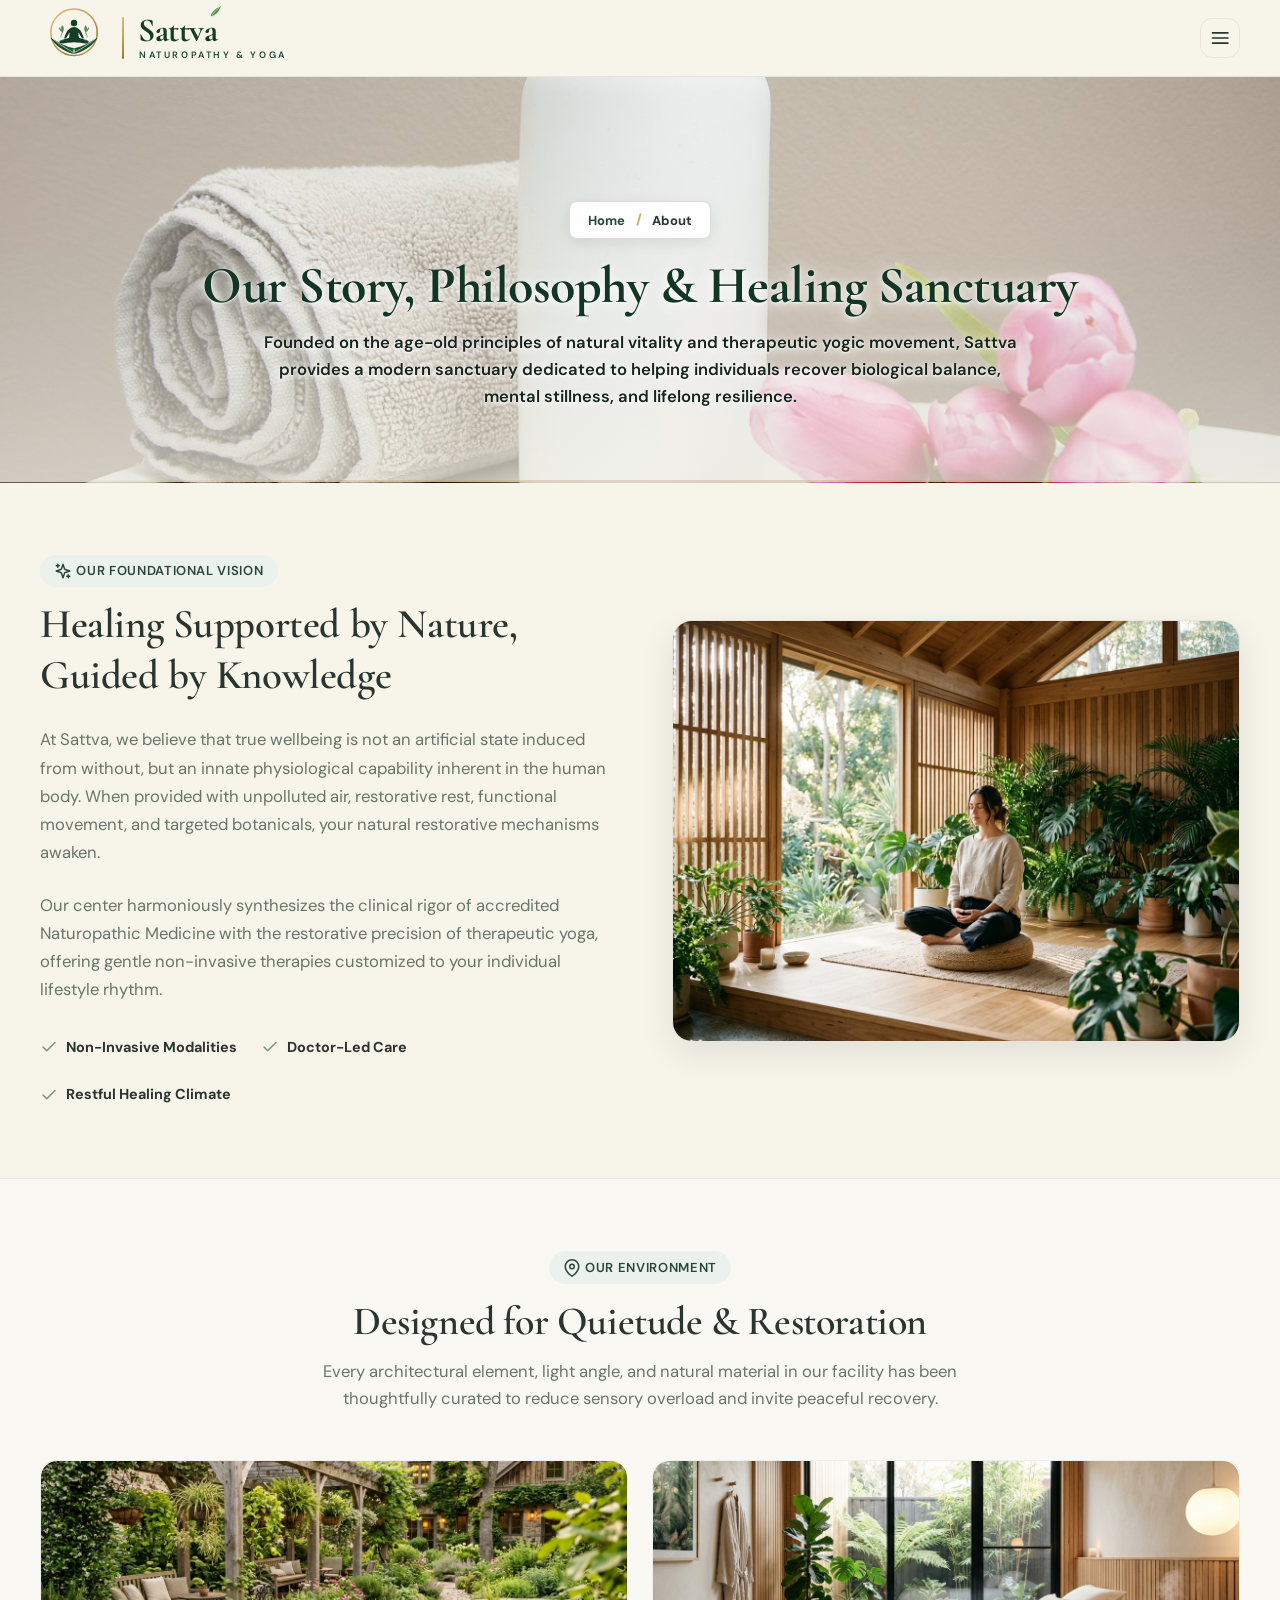
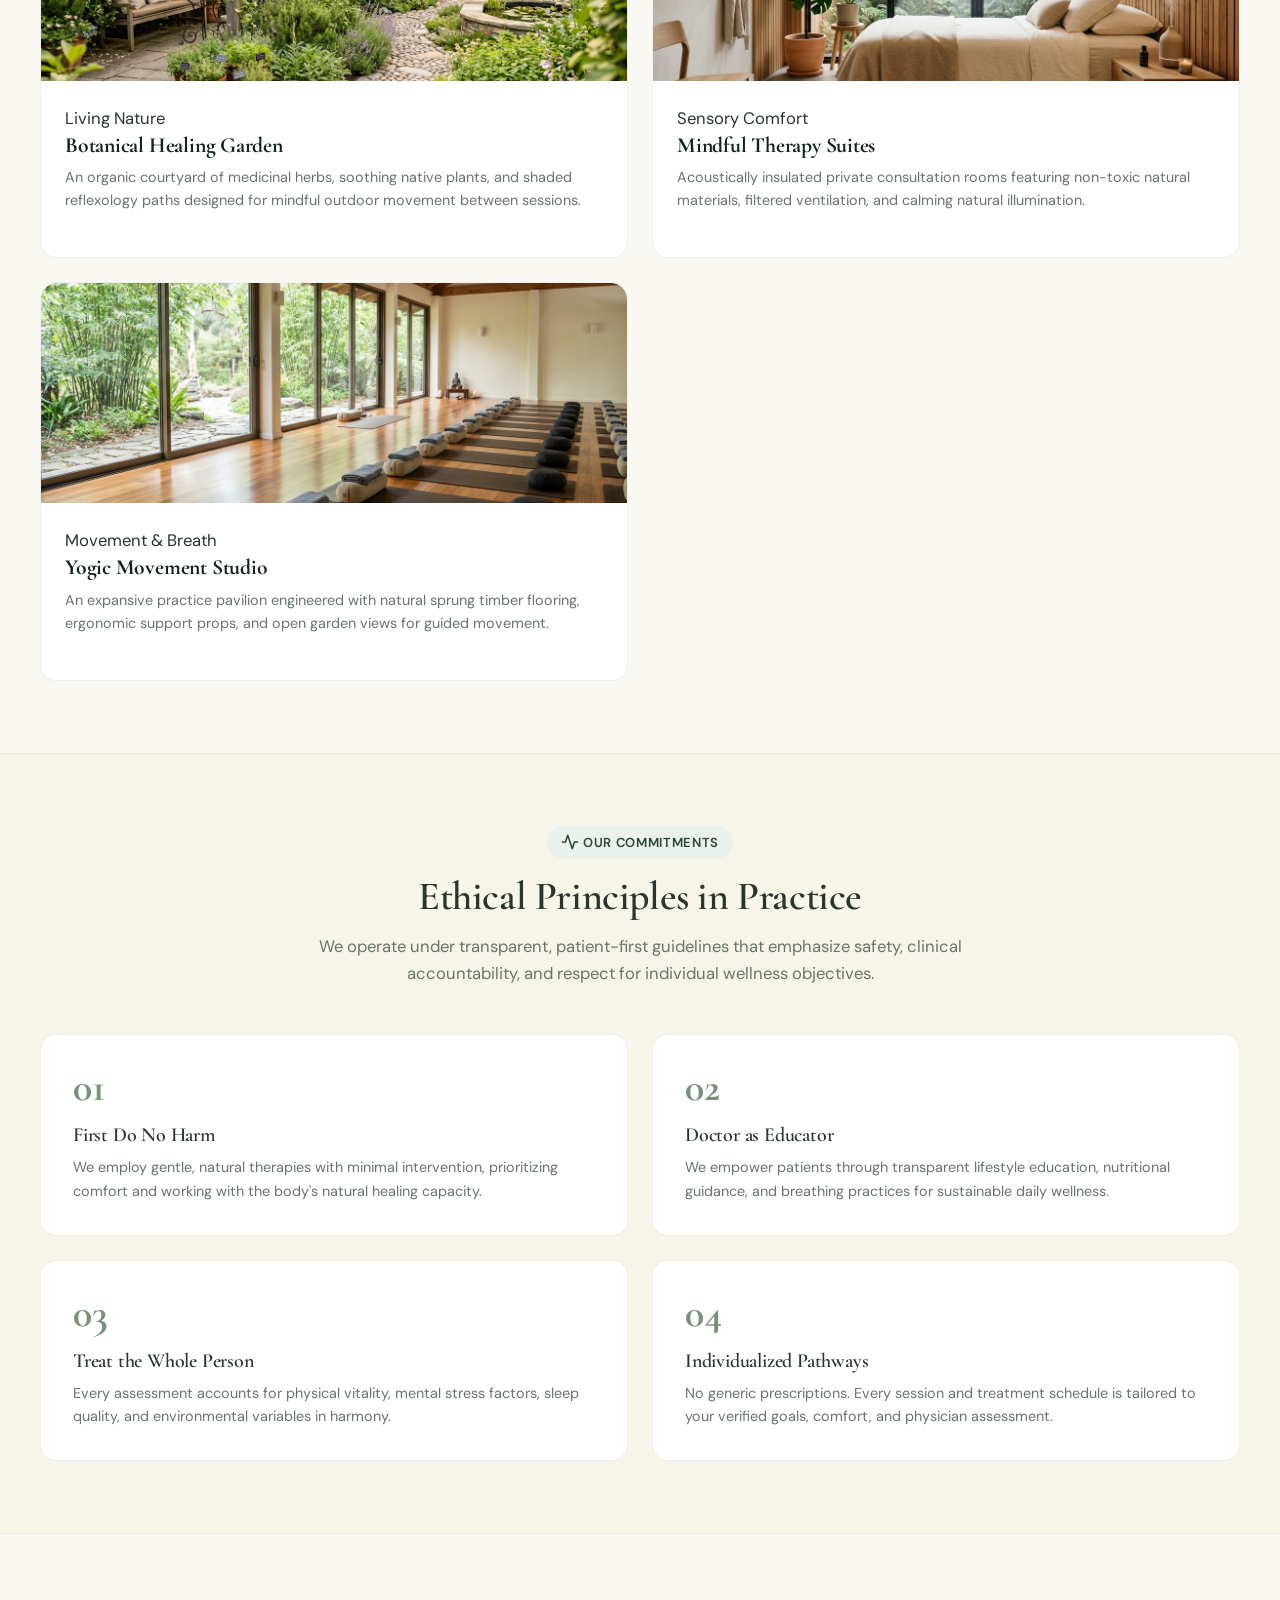
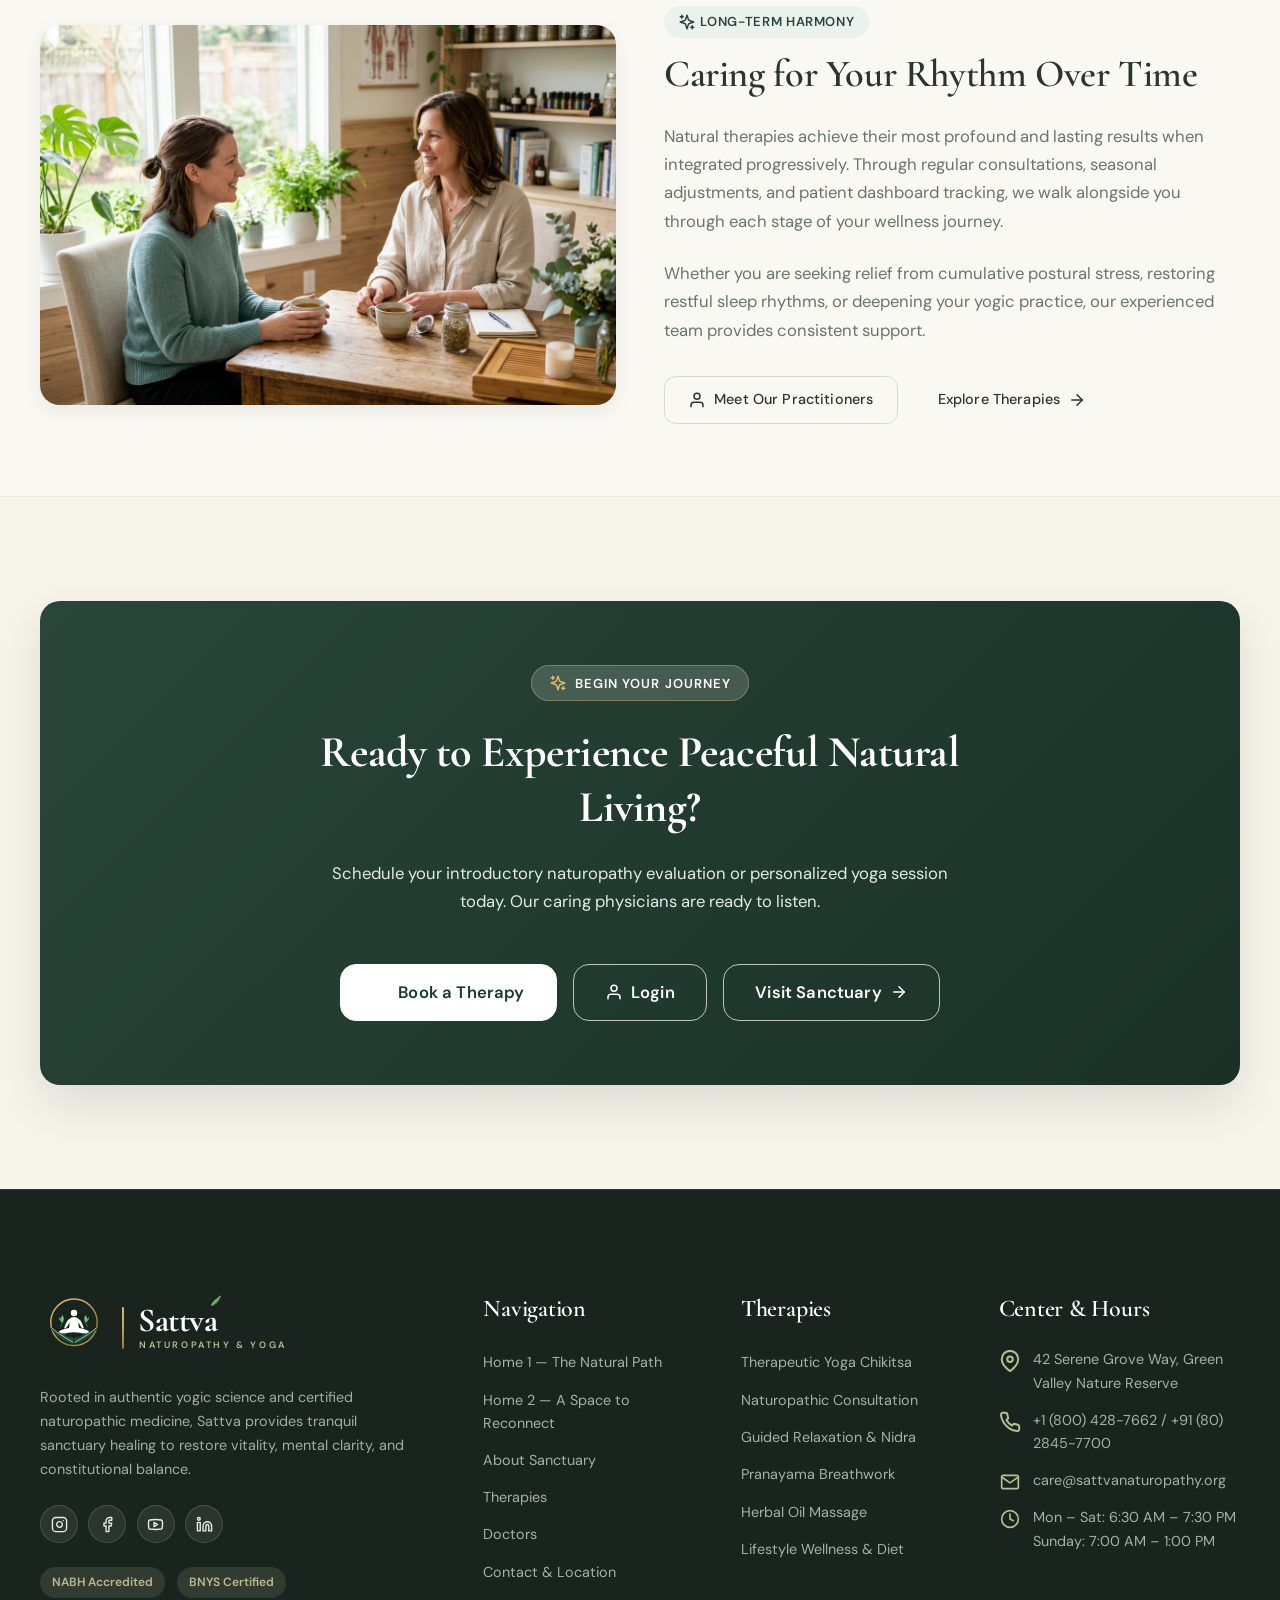
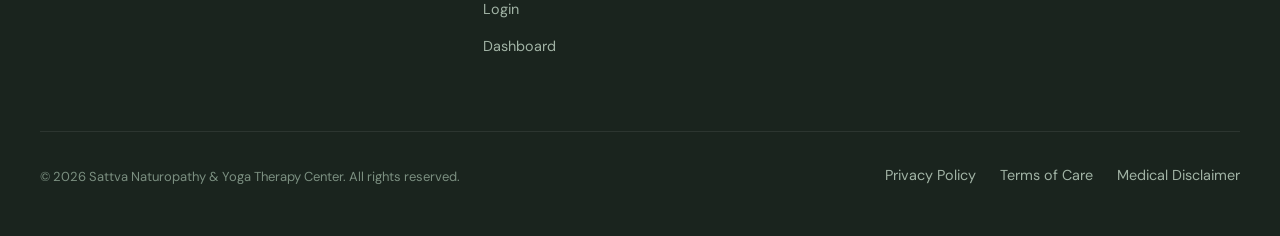
<file: about.html>
<!DOCTYPE html>
<html lang="en" dir="ltr" data-theme="light">
<head>
  <meta charset="UTF-8">
  <meta name="viewport" content="width=device-width, initial-scale=1.0">
  <link rel="icon" type="image/svg+xml" href="assets/images/logo.svg">
  <title>About Our Sanctuary & Philosophy | Sattva Naturopathy & Yoga Therapy</title>
  <meta name="description" content="Discover the foundational philosophy, natural healing environment, and clinical credentials of Sattva Naturopathy and Yoga Therapy Center.">
  <link rel="stylesheet" href="css/tokens.css">
  <link rel="stylesheet" href="css/base.css">
  <link rel="stylesheet" href="css/components.css">
</head>
<body>
  <!-- Sattva Brand Page Loader -->
  <div id="pageLoader" class="page-loader" role="status" aria-label="Loading Sattva Naturopathy &amp; Yoga">
    <div class="page-loader-inner">
      <div class="loader-pulse-aura" aria-hidden="true"></div>
      <div class="loader-emblem-wrap" aria-hidden="true">
        <svg class="loader-emblem" viewBox="0 0 120 120" fill="none" xmlns="http://www.w3.org/2000/svg" aria-hidden="true">
  <defs>
    <linearGradient id="about_load_gold" x1="15%" y1="0%" x2="85%" y2="100%">
      <stop offset="0%" stop-color="#DEB76C" />
      <stop offset="40%" stop-color="#C5A059" />
      <stop offset="75%" stop-color="#9E7832" />
      <stop offset="100%" stop-color="#C5A059" />
    </linearGradient>
    <linearGradient id="about_load_leafL" x1="0%" y1="100%" x2="100%" y2="0%">
      <stop offset="0%" stop-color="#123B26" />
      <stop offset="60%" stop-color="#1B5635" />
      <stop offset="100%" stop-color="#246E44" />
    </linearGradient>
    <linearGradient id="about_load_leafR" x1="100%" y1="100%" x2="0%" y2="0%">
      <stop offset="0%" stop-color="#123B26" />
      <stop offset="60%" stop-color="#1B5635" />
      <stop offset="100%" stop-color="#246E44" />
    </linearGradient>
  </defs>
  <circle cx="60" cy="50" r="41" stroke="url(#about_load_gold)" stroke-width="2.6" fill="none" />
  <g class="sattva-figure" fill="var(--sattva-forest, #143D28)">
    <circle cx="60" cy="33.5" r="5.6" />
    <path d="M 60 40.5 C 57.5 40.5 52 42.5 49 46.5 C 46.8 49.5 44 55.5 43 59 C 42 60.5 44.5 61.5 46 60 C 48 58 50.5 53.5 52 50 C 52.2 52.5 52 57.5 51 60 C 46 61.5 38.5 62.5 35 65 C 32.5 66.8 34.5 69.5 38.5 69.5 C 45 69.5 54 67.5 60 67.5 C 66 67.5 75 69.5 81.5 69.5 C 85.5 69.5 87.5 66.8 85 65 C 81.5 62.5 74 61.5 69 60 C 68 57.5 67.8 52.5 68 50 C 69.5 53.5 72 58 74 60 C 75.5 61.5 78 60.5 77 59 C 76 55.5 73.2 49.5 71 46.5 C 68 42.5 62.5 40.5 60 40.5 Z" />
  </g>
  <g class="sattva-sprout" fill="var(--sattva-sprout, #4E8752)">
    <path d="M 39 52 C 37 47 36 41 39.5 37.5 C 43 41 42.5 47 39 52 Z" />
    <path d="M 37.5 49 C 35 46.5 33 44 34 40.5 C 36.5 42.5 37.5 46 37.5 49 Z" />
    <path d="M 38.5 52 C 38 54 37 56 36.5 58" stroke="var(--sattva-sprout, #4E8752)" stroke-width="1.2" stroke-linecap="round" fill="none" />
  </g>
  <g class="sattva-sprout" fill="var(--sattva-sprout, #4E8752)">
    <path d="M 81 52 C 83 47 84 41 80.5 37.5 C 77 41 77.5 47 81 52 Z" />
    <path d="M 82.5 49 C 85 46.5 87 44 86 40.5 C 83.5 42.5 82.5 46 82.5 49 Z" />
    <path d="M 81.5 52 C 82 54 83 56 83.5 58" stroke="var(--sattva-sprout, #4E8752)" stroke-width="1.2" stroke-linecap="round" fill="none" />
  </g>
  <path d="M 60 88 C 51 86 33 80 20 62 C 18.5 60.5 20 59.5 21.5 60.5 C 31 67.5 46 76 60 78 C 58 82 59 86 60 88 Z" fill="url(#about_load_leafL)" />
  <path d="M 58 85 C 46 78 33 71 21.5 60.5" stroke="var(--sattva-vein, rgba(255,255,255,0.85))" stroke-width="1.2" stroke-linecap="round" fill="none" />
  <path d="M 40 73 C 44 71 47 69 49 68" stroke="var(--sattva-vein-sub, rgba(255,255,255,0.45))" stroke-width="0.8" stroke-linecap="round" fill="none" />
  <path d="M 33 67 C 36 65 39 64 42 63" stroke="var(--sattva-vein-sub, rgba(255,255,255,0.45))" stroke-width="0.8" stroke-linecap="round" fill="none" />
  <path d="M 60 88 C 69 86 87 80 100 62 C 101.5 60.5 100 59.5 98.5 60.5 C 89 67.5 74 76 60 78 C 62 82 61 86 60 88 Z" fill="url(#about_load_leafR)" />
  <path d="M 62 85 C 74 78 87 71 98.5 60.5" stroke="var(--sattva-vein, rgba(255,255,255,0.85))" stroke-width="1.2" stroke-linecap="round" fill="none" />
  <path d="M 80 73 C 76 71 73 69 71 68" stroke="var(--sattva-vein-sub, rgba(255,255,255,0.45))" stroke-width="0.8" stroke-linecap="round" fill="none" />
  <path d="M 87 67 C 84 65 81 64 78 63" stroke="var(--sattva-vein-sub, rgba(255,255,255,0.45))" stroke-width="0.8" stroke-linecap="round" fill="none" />
</svg>
      </div>
      <div class="loader-brand">
        <span class="loader-brand-title">Sattv<span class="sattva-leaf-accent-wrap">a<svg class="sattva-leaf-accent" viewBox="0 0 24 24" fill="none" aria-hidden="true"><path d="M3 21 C3 21 5 12 14 7 C 19 4 22 2 22 2 C 22 2 20 7 17 12 C 12 20 3 21 3 21 Z" fill="var(--sattva-leaf-accent, #4E8752)" /><path d="M6 18 C 9 14 15 9 20 3" stroke="rgba(255,255,255,0.75)" stroke-width="1.2" stroke-linecap="round" /></svg></span></span>
        <span class="loader-brand-subtitle">NATUROPATHY &amp; YOGA</span>
      </div>
      <div class="loader-progress-track" aria-hidden="true">
        <div class="loader-progress-bar"></div>
      </div>
    </div>
  </div>


  <!-- SITE HEADER / NAVBAR -->
  <header class="site-header">
    <div class="container">
      <nav class="navbar" aria-label="Main Navigation">
        <!-- Logo Left -->
        <a href="index.html" class="nav-brand" aria-label="Sattva NATUROPATHY & YOGA">
          <svg class="nav-brand-logo sattva-emblem" viewBox="0 0 120 120" fill="none" xmlns="http://www.w3.org/2000/svg" aria-hidden="true">
  <defs>
    <linearGradient id="about_nav_gold" x1="15%" y1="0%" x2="85%" y2="100%">
      <stop offset="0%" stop-color="#DEB76C" />
      <stop offset="40%" stop-color="#C5A059" />
      <stop offset="75%" stop-color="#9E7832" />
      <stop offset="100%" stop-color="#C5A059" />
    </linearGradient>
    <linearGradient id="about_nav_leafL" x1="0%" y1="100%" x2="100%" y2="0%">
      <stop offset="0%" stop-color="#123B26" />
      <stop offset="60%" stop-color="#1B5635" />
      <stop offset="100%" stop-color="#246E44" />
    </linearGradient>
    <linearGradient id="about_nav_leafR" x1="100%" y1="100%" x2="0%" y2="0%">
      <stop offset="0%" stop-color="#123B26" />
      <stop offset="60%" stop-color="#1B5635" />
      <stop offset="100%" stop-color="#246E44" />
    </linearGradient>
  </defs>
  <circle cx="60" cy="50" r="41" stroke="url(#about_nav_gold)" stroke-width="2.6" fill="none" />
  <g class="sattva-figure" fill="var(--sattva-forest, #143D28)">
    <circle cx="60" cy="33.5" r="5.6" />
    <path d="M 60 40.5 C 57.5 40.5 52 42.5 49 46.5 C 46.8 49.5 44 55.5 43 59 C 42 60.5 44.5 61.5 46 60 C 48 58 50.5 53.5 52 50 C 52.2 52.5 52 57.5 51 60 C 46 61.5 38.5 62.5 35 65 C 32.5 66.8 34.5 69.5 38.5 69.5 C 45 69.5 54 67.5 60 67.5 C 66 67.5 75 69.5 81.5 69.5 C 85.5 69.5 87.5 66.8 85 65 C 81.5 62.5 74 61.5 69 60 C 68 57.5 67.8 52.5 68 50 C 69.5 53.5 72 58 74 60 C 75.5 61.5 78 60.5 77 59 C 76 55.5 73.2 49.5 71 46.5 C 68 42.5 62.5 40.5 60 40.5 Z" />
  </g>
  <g class="sattva-sprout" fill="var(--sattva-sprout, #4E8752)">
    <path d="M 39 52 C 37 47 36 41 39.5 37.5 C 43 41 42.5 47 39 52 Z" />
    <path d="M 37.5 49 C 35 46.5 33 44 34 40.5 C 36.5 42.5 37.5 46 37.5 49 Z" />
    <path d="M 38.5 52 C 38 54 37 56 36.5 58" stroke="var(--sattva-sprout, #4E8752)" stroke-width="1.2" stroke-linecap="round" fill="none" />
  </g>
  <g class="sattva-sprout" fill="var(--sattva-sprout, #4E8752)">
    <path d="M 81 52 C 83 47 84 41 80.5 37.5 C 77 41 77.5 47 81 52 Z" />
    <path d="M 82.5 49 C 85 46.5 87 44 86 40.5 C 83.5 42.5 82.5 46 82.5 49 Z" />
    <path d="M 81.5 52 C 82 54 83 56 83.5 58" stroke="var(--sattva-sprout, #4E8752)" stroke-width="1.2" stroke-linecap="round" fill="none" />
  </g>
  <path d="M 60 88 C 51 86 33 80 20 62 C 18.5 60.5 20 59.5 21.5 60.5 C 31 67.5 46 76 60 78 C 58 82 59 86 60 88 Z" fill="url(#about_nav_leafL)" />
  <path d="M 58 85 C 46 78 33 71 21.5 60.5" stroke="var(--sattva-vein, rgba(255,255,255,0.85))" stroke-width="1.2" stroke-linecap="round" fill="none" />
  <path d="M 40 73 C 44 71 47 69 49 68" stroke="var(--sattva-vein-sub, rgba(255,255,255,0.45))" stroke-width="0.8" stroke-linecap="round" fill="none" />
  <path d="M 33 67 C 36 65 39 64 42 63" stroke="var(--sattva-vein-sub, rgba(255,255,255,0.45))" stroke-width="0.8" stroke-linecap="round" fill="none" />
  <path d="M 60 88 C 69 86 87 80 100 62 C 101.5 60.5 100 59.5 98.5 60.5 C 89 67.5 74 76 60 78 C 62 82 61 86 60 88 Z" fill="url(#about_nav_leafR)" />
  <path d="M 62 85 C 74 78 87 71 98.5 60.5" stroke="var(--sattva-vein, rgba(255,255,255,0.85))" stroke-width="1.2" stroke-linecap="round" fill="none" />
  <path d="M 80 73 C 76 71 73 69 71 68" stroke="var(--sattva-vein-sub, rgba(255,255,255,0.45))" stroke-width="0.8" stroke-linecap="round" fill="none" />
  <path d="M 87 67 C 84 65 81 64 78 63" stroke="var(--sattva-vein-sub, rgba(255,255,255,0.45))" stroke-width="0.8" stroke-linecap="round" fill="none" />
</svg>
          <span class="sattva-divider" aria-hidden="true"></span>
          <div class="nav-brand-text">
            <span class="nav-brand-title">Sattv<span class="sattva-leaf-accent-wrap">a<svg class="sattva-leaf-accent" viewBox="0 0 24 24" fill="none" aria-hidden="true"><path d="M3 21 C3 21 5 12 14 7 C 19 4 22 2 22 2 C 22 2 20 7 17 12 C 12 20 3 21 3 21 Z" fill="var(--sattva-leaf-accent, #4E8752)" /><path d="M6 18 C 9 14 15 9 20 3" stroke="rgba(255,255,255,0.75)" stroke-width="1.2" stroke-linecap="round" /></svg></span></span>
            <span class="nav-brand-subtitle">NATUROPATHY &amp; YOGA</span>
          </div>
        </a>

        <!-- Desktop Navigation Links -->
        <ul class="nav-menu">
          <li class="nav-item nav-dropdown">
            <button class="nav-link dropdown-toggle " aria-expanded="false" aria-haspopup="true">
              <span>Home</span>
              <span class="dropdown-arrow" data-icon="chevronDown"></span>
            </button>
            <div class="dropdown-menu">
              <a href="index.html" class="dropdown-item ">Home 1 — The Natural Path</a>
              <a href="home-2.html" class="dropdown-item ">Home 2 — A Space to Reconnect</a>
            </div>
          </li>
          <li class="nav-item">
            <a href="about.html" class="nav-link active">About</a>
          </li>
          <li class="nav-item">
            <a href="therapies.html" class="nav-link ">Therapies</a>
          </li>
          <li class="nav-item">
            <a href="doctors.html" class="nav-link ">Doctors</a>
          </li>
          <li class="nav-item">
            <a href="contact.html" class="nav-link ">Contact</a>
          </li>
          <li class="nav-item">
            <a href="dashboard.html" class="nav-link">Dashboard</a>
          </li>
        </ul>

        <!-- Nav Controls & Actions -->
        <div class="nav-actions">
          <!-- RTL Toggle Button (Desktop only) -->
          <button class="btn-icon rtl-toggle" data-action="toggle-dir" aria-label="Toggle Direction" title="Toggle RTL/LTR">
            <span class="rtl-label" style="font-size: 0.72rem; font-weight: 700; letter-spacing: 0.05em;">RTL</span>
          </button>

          <!-- Light/Dark Mode Toggle Button (Desktop only) -->
          <button class="btn-icon theme-toggle theme-btn" data-action="toggle-theme" aria-label="Toggle Theme" title="Toggle Light/Dark Mode">
            <span class="theme-icon" data-icon="moon"></span>
          </button>

          <!-- Secondary Login Button next to Main CTA -->
          <a href="login.html" class="btn btn-outline btn-sm nav-login-btn">
            <span data-icon="user"></span>
            <span>Login</span>
          </a>

          <!-- Primary CTA Button -->
          <a href="dashboard.html#book" class="btn btn-primary btn-sm nav-cta">
            <span data-icon="calendar"></span>
            <span>Book a Therapy</span>
          </a>

          <!-- Hamburger Toggle Button (Mobile & Tablet) -->
          <button class="btn-icon mobile-nav-toggle" data-action="open-mobile-nav" aria-label="Open Navigation Menu">
            <span data-icon="menu"></span>
          </button>
        </div>
      </nav>
    </div>
  </header>

  <!-- Mobile & iPad Navigation Drawer -->
  <div class="mobile-drawer-overlay" id="mobileDrawer" aria-hidden="true">
    <aside class="mobile-drawer" aria-label="Navigation Menu">
      <div class="mobile-drawer-header">
        <a href="index.html" class="nav-brand" aria-label="Sattva NATUROPATHY &amp; YOGA">
          <svg class="nav-brand-logo sattva-emblem" viewBox="0 0 120 120" fill="none" xmlns="http://www.w3.org/2000/svg" aria-hidden="true">
  <defs>
    <linearGradient id="abt_draw_gold" x1="15%" y1="0%" x2="85%" y2="100%">
      <stop offset="0%" stop-color="#DEB76C" />
      <stop offset="40%" stop-color="#C5A059" />
      <stop offset="75%" stop-color="#9E7832" />
      <stop offset="100%" stop-color="#C5A059" />
    </linearGradient>
    <linearGradient id="abt_draw_leafL" x1="0%" y1="100%" x2="100%" y2="0%">
      <stop offset="0%" stop-color="#123B26" />
      <stop offset="60%" stop-color="#1B5635" />
      <stop offset="100%" stop-color="#246E44" />
    </linearGradient>
    <linearGradient id="abt_draw_leafR" x1="100%" y1="100%" x2="0%" y2="0%">
      <stop offset="0%" stop-color="#123B26" />
      <stop offset="60%" stop-color="#1B5635" />
      <stop offset="100%" stop-color="#246E44" />
    </linearGradient>
  </defs>
  <circle cx="60" cy="50" r="41" stroke="url(#abt_draw_gold)" stroke-width="2.6" fill="none" />
  <g class="sattva-figure" fill="var(--sattva-forest, #143D28)">
    <circle cx="60" cy="33.5" r="5.6" />
    <path d="M 60 40.5 C 57.5 40.5 52 42.5 49 46.5 C 46.8 49.5 44 55.5 43 59 C 42 60.5 44.5 61.5 46 60 C 48 58 50.5 53.5 52 50 C 52.2 52.5 52 57.5 51 60 C 46 61.5 38.5 62.5 35 65 C 32.5 66.8 34.5 69.5 38.5 69.5 C 45 69.5 54 67.5 60 67.5 C 66 67.5 75 69.5 81.5 69.5 C 85.5 69.5 87.5 66.8 85 65 C 81.5 62.5 74 61.5 69 60 C 68 57.5 67.8 52.5 68 50 C 69.5 53.5 72 58 74 60 C 75.5 61.5 78 60.5 77 59 C 76 55.5 73.2 49.5 71 46.5 C 68 42.5 62.5 40.5 60 40.5 Z" />
  </g>
  <g class="sattva-sprout" fill="var(--sattva-sprout, #4E8752)">
    <path d="M 39 52 C 37 47 36 41 39.5 37.5 C 43 41 42.5 47 39 52 Z" />
    <path d="M 37.5 49 C 35 46.5 33 44 34 40.5 C 36.5 42.5 37.5 46 37.5 49 Z" />
    <path d="M 38.5 52 C 38 54 37 56 36.5 58" stroke="var(--sattva-sprout, #4E8752)" stroke-width="1.2" stroke-linecap="round" fill="none" />
  </g>
  <g class="sattva-sprout" fill="var(--sattva-sprout, #4E8752)">
    <path d="M 81 52 C 83 47 84 41 80.5 37.5 C 77 41 77.5 47 81 52 Z" />
    <path d="M 82.5 49 C 85 46.5 87 44 86 40.5 C 83.5 42.5 82.5 46 82.5 49 Z" />
    <path d="M 81.5 52 C 82 54 83 56 83.5 58" stroke="var(--sattva-sprout, #4E8752)" stroke-width="1.2" stroke-linecap="round" fill="none" />
  </g>
  <path d="M 60 88 C 51 86 33 80 20 62 C 18.5 60.5 20 59.5 21.5 60.5 C 31 67.5 46 76 60 78 C 58 82 59 86 60 88 Z" fill="url(#abt_draw_leafL)" />
  <path d="M 58 85 C 46 78 33 71 21.5 60.5" stroke="var(--sattva-vein, rgba(255,255,255,0.85))" stroke-width="1.2" stroke-linecap="round" fill="none" />
  <path d="M 40 73 C 44 71 47 69 49 68" stroke="var(--sattva-vein-sub, rgba(255,255,255,0.45))" stroke-width="0.8" stroke-linecap="round" fill="none" />
  <path d="M 33 67 C 36 65 39 64 42 63" stroke="var(--sattva-vein-sub, rgba(255,255,255,0.45))" stroke-width="0.8" stroke-linecap="round" fill="none" />
  <path d="M 60 88 C 69 86 87 80 100 62 C 101.5 60.5 100 59.5 98.5 60.5 C 89 67.5 74 76 60 78 C 62 82 61 86 60 88 Z" fill="url(#abt_draw_leafR)" />
  <path d="M 62 85 C 74 78 87 71 98.5 60.5" stroke="var(--sattva-vein, rgba(255,255,255,0.85))" stroke-width="1.2" stroke-linecap="round" fill="none" />
  <path d="M 80 73 C 76 71 73 69 71 68" stroke="var(--sattva-vein-sub, rgba(255,255,255,0.45))" stroke-width="0.8" stroke-linecap="round" fill="none" />
  <path d="M 87 67 C 84 65 81 64 78 63" stroke="var(--sattva-vein-sub, rgba(255,255,255,0.45))" stroke-width="0.8" stroke-linecap="round" fill="none" />
</svg>
          <span class="sattva-divider" aria-hidden="true"></span>
          <div class="nav-brand-text">
            <span class="nav-brand-title">Sattv<span class="sattva-leaf-accent-wrap">a<svg class="sattva-leaf-accent" viewBox="0 0 24 24" fill="none" aria-hidden="true"><path d="M3 21 C3 21 5 12 14 7 C 19 4 22 2 22 2 C 22 2 20 7 17 12 C 12 20 3 21 3 21 Z" fill="var(--sattva-leaf-accent, #4E8752)" /><path d="M6 18 C 9 14 15 9 20 3" stroke="rgba(255,255,255,0.75)" stroke-width="1.2" stroke-linecap="round" /></svg></span></span>
            <span class="nav-brand-subtitle">NATUROPATHY &amp; YOGA</span>
          </div>
        </a>
        <!-- Mobile Drawer Header Actions (RTL, Theme & Close matching Desktop Nav Controls) -->
        <div class="mobile-drawer-actions">
          <button class="btn-icon rtl-toggle" data-action="toggle-dir" aria-label="Toggle Direction" title="Toggle RTL/LTR">
            <span class="rtl-label" style="font-size: 0.72rem; font-weight: 700; letter-spacing: 0.05em;">RTL</span>
          </button>
          <button class="btn-icon theme-toggle theme-btn" data-action="toggle-theme" aria-label="Toggle Theme" title="Toggle Light/Dark Mode">
            <span class="theme-icon" data-icon="moon"></span>
          </button>
          <button class="btn-icon" data-action="close-mobile-nav" aria-label="Close menu">
            <span data-icon="x"></span>
          </button>
        </div>
      </div>
      <div class="mobile-drawer-body">

        <ul class="mobile-drawer-links">
          <li class="mobile-drawer-item mobile-drawer-dropdown">
            <button class="mobile-drawer-link mobile-dropdown-toggle " data-home-parent aria-expanded="false" style="display: flex; justify-content: space-between; align-items: center; width: 100%;">
              <span>Home</span>
              <span class="dropdown-arrow" data-icon="chevronDown"></span>
            </button>
            <div class="mobile-sublinks mobile-dropdown-content" style="display: none;">
              <a href="index.html" class="mobile-sublink ">Home 1 — The Natural Path</a>
              <a href="home-2.html" class="mobile-sublink ">Home 2 — A Space to Reconnect</a>
            </div>
          </li>
          <li class="mobile-drawer-item">
            <a href="about.html" class="mobile-drawer-link active">About</a>
          </li>
          <li class="mobile-drawer-item">
            <a href="therapies.html" class="mobile-drawer-link ">Therapies</a>
          </li>
          <li class="mobile-drawer-item">
            <a href="doctors.html" class="mobile-drawer-link ">Doctors</a>
          </li>
          <li class="mobile-drawer-item">
            <a href="contact.html" class="mobile-drawer-link ">Contact</a>
          </li>
          <li class="mobile-drawer-item">
            <a href="dashboard.html" class="mobile-drawer-link">Dashboard</a>
          </li>
        </ul>

        <div style="margin-top: auto; padding-top: 1rem; display: flex; flex-direction: column; gap: 0.65rem;">
          <a href="login.html" class="btn btn-outline" style="width: 100%;">
            <span data-icon="user"></span>
            <span>Login</span>
          </a>
          <a href="dashboard.html#book" class="btn btn-primary" style="width: 100%;">
            <span data-icon="calendar"></span>
            <span>Book a Therapy</span>
          </a>
        </div>
      </div>
    </aside>
  </div>

  <main>
    <!-- SECTION 1: PAGE INTRO (Exact matching height & spacing) -->
    <section class="page-intro page-intro-about" style="background-image: url('assets/images/about-facility-interior.jpg');">
      <div class="container">
        <div class="page-intro-inner">
          <nav class="breadcrumb-nav" aria-label="Breadcrumb">
            <span class="breadcrumb-item"><a href="index.html">Home</a></span>
            <span class="breadcrumb-separator">&sol;</span>
            <span class="breadcrumb-item" aria-current="page">About</span>
          </nav>
          <h1 class="page-intro-title">Our Story, Philosophy & Healing Sanctuary</h1>
          <p class="page-intro-desc">
            Founded on the age-old principles of natural vitality and therapeutic yogic movement, Sattva provides a modern sanctuary dedicated to helping individuals recover biological balance, mental stillness, and lifelong resilience.
          </p>
        </div>
      </div>
    </section>

    <!-- SECTION 2: PHILOSOPHY & SCIENTIFIC NATUROPATHY -->
    <section class="section">
      <div class="container">
        <div style="display: grid; grid-template-columns: repeat(auto-fit, minmax(min(280px, 100%), 1fr)); gap: clamp(2rem, 5vw, 4rem); align-items: center;">
          <div>
            <div class="section-tag">
              <span data-icon="sparkles"></span>
              <span>Our Foundational Vision</span>
            </div>
            <h2 style="font-size: clamp(1.85rem, 3.2vw, 2.6rem); margin-bottom: var(--space-md);">Healing Supported by Nature, Guided by Knowledge</h2>
            <p style="font-size: var(--text-base); line-height: 1.7; margin-bottom: var(--space-md);">
              At Sattva, we believe that true wellbeing is not an artificial state induced from without, but an innate physiological capability inherent in the human body. When provided with unpolluted air, restorative rest, functional movement, and targeted botanicals, your natural restorative mechanisms awaken.
            </p>
            <p style="font-size: var(--text-base); line-height: 1.7; margin-bottom: var(--space-lg);">
              Our center harmoniously synthesizes the clinical rigor of accredited Naturopathic Medicine with the restorative precision of therapeutic yoga, offering gentle non-invasive therapies customized to your individual lifestyle rhythm.
            </p>
            <div style="display: flex; gap: 1.5rem; flex-wrap: wrap;">
              <div style="display: flex; align-items: center; gap: 0.5rem;">
                <span data-icon="check" style="color: var(--color-sage);"></span>
                <strong style="font-size: var(--text-sm);">Non-Invasive Modalities</strong>
              </div>
              <div style="display: flex; align-items: center; gap: 0.5rem;">
                <span data-icon="check" style="color: var(--color-sage);"></span>
                <strong style="font-size: var(--text-sm);">Doctor-Led Care</strong>
              </div>
              <div style="display: flex; align-items: center; gap: 0.5rem;">
                <span data-icon="check" style="color: var(--color-sage);"></span>
                <strong style="font-size: var(--text-sm);">Restful Healing Climate</strong>
              </div>
            </div>
          </div>

          <div>
            <div style="border-radius: var(--radius-xl); overflow: hidden; box-shadow: var(--shadow-lg); border: 1px solid var(--color-border-subtle);">
              <img src="assets/images/about-philosophy-generated.jpg" alt="Mindful meditation in sunlit pavilion surrounded by lush greenery" style="width: 100%; height: clamp(240px, 45vw, 420px); object-fit: cover;">
            </div>
          </div>
        </div>
      </div>
    </section>

    <!-- SECTION 3: THE SANCTUARY ENVIRONMENT -->
    <section class="section" style="background-color: var(--color-bg-surface-subtle); border-top: 1px solid var(--color-border-subtle); border-bottom: 1px solid var(--color-border-subtle);">
      <div class="container">
        <div class="section-title-wrap">
          <div class="section-tag">
            <span data-icon="mapPin"></span>
            <span>Our Environment</span>
          </div>
          <h2 class="section-title">Designed for Quietude & Restoration</h2>
          <p class="section-subtitle">
            Every architectural element, light angle, and natural material in our facility has been thoughtfully curated to reduce sensory overload and invite peaceful recovery.
          </p>
        </div>

        <div class="grid-3">
          <article class="card">
            <div class="card-media">
              <img src="assets/images/about-garden-generated.jpg" alt="Botanical healing garden courtyard with medicinal herbs and stone pathway" class="card-img">
            </div>
            <div class="card-body">
              <span class="card-tag">Living Nature</span>
              <h3 class="card-title">Botanical Healing Garden</h3>
              <p class="card-desc">
                An organic courtyard of medicinal herbs, soothing native plants, and shaded reflexology paths designed for mindful outdoor movement between sessions.
              </p>
            </div>
          </article>

          <article class="card">
            <div class="card-media">
              <img src="assets/images/about-therapy-room-generated.jpg" alt="Minimalist holistic therapy suite with natural wood accents and linen treatment bed" class="card-img">
            </div>
            <div class="card-body">
              <span class="card-tag">Sensory Comfort</span>
              <h3 class="card-title">Mindful Therapy Suites</h3>
              <p class="card-desc">
                Acoustically insulated private consultation rooms featuring non-toxic natural materials, filtered ventilation, and calming natural illumination.
              </p>
            </div>
          </article>

          <article class="card">
            <div class="card-media">
              <img src="assets/images/about-yoga-studio-generated.jpg" alt="Spacious yogic movement shala with hardwood flooring and garden view" class="card-img">
            </div>
            <div class="card-body">
              <span class="card-tag">Movement & Breath</span>
              <h3 class="card-title">Yogic Movement Studio</h3>
              <p class="card-desc">
                An expansive practice pavilion engineered with natural sprung timber flooring, ergonomic support props, and open garden views for guided movement.
              </p>
            </div>
          </article>
        </div>
      </div>
    </section>

    <!-- SECTION 4: CLINICAL INTEGRITY & ETHICAL PILLARS -->
    <section class="section">
      <div class="container">
        <div class="section-title-wrap">
          <div class="section-tag">
            <span data-icon="activity"></span>
            <span>Our Commitments</span>
          </div>
          <h2 class="section-title">Ethical Principles in Practice</h2>
          <p class="section-subtitle">
            We operate under transparent, patient-first guidelines that emphasize safety, clinical accountability, and respect for individual wellness objectives.
          </p>
        </div>

        <div class="process-grid">
          <div class="process-card">
            <div class="process-step-num">01</div>
            <h3 class="process-card-title">First Do No Harm</h3>
            <p class="process-card-desc">
              We employ gentle, natural therapies with minimal intervention, prioritizing comfort and working with the body's natural healing capacity.
            </p>
          </div>

          <div class="process-card">
            <div class="process-step-num">02</div>
            <h3 class="process-card-title">Doctor as Educator</h3>
            <p class="process-card-desc">
              We empower patients through transparent lifestyle education, nutritional guidance, and breathing practices for sustainable daily wellness.
            </p>
          </div>

          <div class="process-card">
            <div class="process-step-num">03</div>
            <h3 class="process-card-title">Treat the Whole Person</h3>
            <p class="process-card-desc">
              Every assessment accounts for physical vitality, mental stress factors, sleep quality, and environmental variables in harmony.
            </p>
          </div>

          <div class="process-card">
            <div class="process-step-num">04</div>
            <h3 class="process-card-title">Individualized Pathways</h3>
            <p class="process-card-desc">
              No generic prescriptions. Every session and treatment schedule is tailored to your verified goals, comfort, and physician assessment.
            </p>
          </div>
        </div>
      </div>
    </section>

    <!-- SECTION 5: THE PATIENT CARE JOURNEY -->
    <section class="section" style="background-color: var(--color-bg-surface-subtle); border-top: 1px solid var(--color-border-subtle); border-bottom: 1px solid var(--color-border-subtle);">
      <div class="container">
        <div style="display: grid; grid-template-columns: repeat(auto-fit, minmax(min(260px, 100%), 1fr)); gap: clamp(1.5rem, 4vw, 3rem); align-items: center;">
          <div style="border-radius: var(--radius-xl); overflow: hidden; box-shadow: var(--shadow-md);">
            <img src="assets/images/about-journey-generated.jpg" alt="Holistic practitioner conducting calm personal consultation with patient" style="width: 100%; height: 380px; object-fit: cover;">
          </div>
          <div>
            <div class="section-tag">
              <span data-icon="sparkles"></span>
              <span>Long-Term Harmony</span>
            </div>
            <h2 style="font-size: clamp(1.75rem, 3vw, 2.4rem); margin-bottom: var(--space-md);">Caring for Your Rhythm Over Time</h2>
            <p style="font-size: var(--text-base); line-height: 1.7; margin-bottom: var(--space-md);">
              Natural therapies achieve their most profound and lasting results when integrated progressively. Through regular consultations, seasonal adjustments, and patient dashboard tracking, we walk alongside you through each stage of your wellness journey.
            </p>
            <p style="font-size: var(--text-base); line-height: 1.7; margin-bottom: var(--space-lg);">
              Whether you are seeking relief from cumulative postural stress, restoring restful sleep rhythms, or deepening your yogic practice, our experienced team provides consistent support.
            </p>
            <div style="display: flex; gap: 1rem; flex-wrap: wrap;">
              <a href="doctors.html" class="btn btn-outline">
                <span data-icon="user"></span>
                <span>Meet Our Practitioners</span>
              </a>
              <a href="therapies.html" class="btn btn-ghost">
                <span>Explore Therapies</span>
                <span data-icon="arrowRight" class="rtl-flip"></span>
              </a>
            </div>
          </div>
        </div>
      </div>
    </section>

    <!-- SECTION 6: CLOSING CTA SECTION -->
    <section class="section-lg">
      <div class="container">
        <div class="cta-box-h1">
          <div class="cta-content" style="max-width: 720px; margin-inline: auto; text-align: center;">
            <span class="cta-badge" style="display: inline-flex; align-items: center; justify-content: center; gap: 0.5rem; padding: 0.4rem 1.1rem; border-radius: var(--radius-pill); background: rgba(255, 255, 255, 0.16); border: 1px solid rgba(222, 183, 108, 0.4); font-size: var(--text-xs); font-weight: 600; text-transform: uppercase; letter-spacing: 0.08em; margin-bottom: var(--space-md); color: #FFFFFF !important;">
              <span data-icon="sparkles" style="color: #DEB76C !important;"></span>
              <span>Begin Your Journey</span>
            </span>
            <h2 class="cta-title" style="color: #FFFFFF !important; font-size: clamp(1.85rem, 3.5vw, 2.75rem); margin-bottom: var(--space-md); line-height: 1.25; font-family: var(--font-heading); font-weight: 700;">
              Ready to Experience Peaceful Natural Living?
            </h2>
            <p class="cta-desc" style="color: #E2ECE5 !important; font-size: var(--text-base); margin-bottom: var(--space-xl); line-height: 1.7; max-width: 60ch; margin-inline: auto;">
              Schedule your introductory naturopathy evaluation or personalized yoga session today. Our caring physicians are ready to listen.
            </p>
            <div class="cta-actions" style="display: flex; gap: var(--space-sm); justify-content: center; flex-wrap: wrap;">
              <a href="dashboard.html" class="btn btn-secondary btn-lg">
                <span data-icon="calendar"></span>
                <span>Book a Therapy</span>
              </a>
              <a href="login.html" class="btn btn-outline btn-lg">
                <span data-icon="user"></span>
                <span>Login</span>
              </a>
              <a href="contact.html" class="btn btn-outline btn-lg">
                <span>Visit Sanctuary</span>
                <span data-icon="arrowRight" class="rtl-flip"></span>
              </a>
            </div>
          </div>
        </div>
      </div>
    </section>
  </main>

  <!-- BACK TO TOP BUTTON -->
  <button id="backToTop" class="back-to-top" aria-label="Back to top" title="Back to top">
    <span data-icon="arrowUp"></span>
  </button>

  <!-- SITE FOOTER -->
  <footer class="site-footer">
    <div class="container">
      <div class="footer-grid">
        <div class="footer-col footer-col-brand">
          <a href="index.html" class="nav-brand" aria-label="Sattva NATUROPATHY & YOGA">
          <svg class="nav-brand-logo sattva-emblem" viewBox="0 0 120 120" fill="none" xmlns="http://www.w3.org/2000/svg" aria-hidden="true">
  <defs>
    <linearGradient id="about_foot_gold" x1="15%" y1="0%" x2="85%" y2="100%">
      <stop offset="0%" stop-color="#DEB76C" />
      <stop offset="40%" stop-color="#C5A059" />
      <stop offset="75%" stop-color="#9E7832" />
      <stop offset="100%" stop-color="#C5A059" />
    </linearGradient>
    <linearGradient id="about_foot_leafL" x1="0%" y1="100%" x2="100%" y2="0%">
      <stop offset="0%" stop-color="#123B26" />
      <stop offset="60%" stop-color="#1B5635" />
      <stop offset="100%" stop-color="#246E44" />
    </linearGradient>
    <linearGradient id="about_foot_leafR" x1="100%" y1="100%" x2="0%" y2="0%">
      <stop offset="0%" stop-color="#123B26" />
      <stop offset="60%" stop-color="#1B5635" />
      <stop offset="100%" stop-color="#246E44" />
    </linearGradient>
  </defs>
  <circle cx="60" cy="50" r="41" stroke="url(#about_foot_gold)" stroke-width="2.6" fill="none" />
  <g class="sattva-figure" fill="var(--sattva-forest, #143D28)">
    <circle cx="60" cy="33.5" r="5.6" />
    <path d="M 60 40.5 C 57.5 40.5 52 42.5 49 46.5 C 46.8 49.5 44 55.5 43 59 C 42 60.5 44.5 61.5 46 60 C 48 58 50.5 53.5 52 50 C 52.2 52.5 52 57.5 51 60 C 46 61.5 38.5 62.5 35 65 C 32.5 66.8 34.5 69.5 38.5 69.5 C 45 69.5 54 67.5 60 67.5 C 66 67.5 75 69.5 81.5 69.5 C 85.5 69.5 87.5 66.8 85 65 C 81.5 62.5 74 61.5 69 60 C 68 57.5 67.8 52.5 68 50 C 69.5 53.5 72 58 74 60 C 75.5 61.5 78 60.5 77 59 C 76 55.5 73.2 49.5 71 46.5 C 68 42.5 62.5 40.5 60 40.5 Z" />
  </g>
  <g class="sattva-sprout" fill="var(--sattva-sprout, #4E8752)">
    <path d="M 39 52 C 37 47 36 41 39.5 37.5 C 43 41 42.5 47 39 52 Z" />
    <path d="M 37.5 49 C 35 46.5 33 44 34 40.5 C 36.5 42.5 37.5 46 37.5 49 Z" />
    <path d="M 38.5 52 C 38 54 37 56 36.5 58" stroke="var(--sattva-sprout, #4E8752)" stroke-width="1.2" stroke-linecap="round" fill="none" />
  </g>
  <g class="sattva-sprout" fill="var(--sattva-sprout, #4E8752)">
    <path d="M 81 52 C 83 47 84 41 80.5 37.5 C 77 41 77.5 47 81 52 Z" />
    <path d="M 82.5 49 C 85 46.5 87 44 86 40.5 C 83.5 42.5 82.5 46 82.5 49 Z" />
    <path d="M 81.5 52 C 82 54 83 56 83.5 58" stroke="var(--sattva-sprout, #4E8752)" stroke-width="1.2" stroke-linecap="round" fill="none" />
  </g>
  <path d="M 60 88 C 51 86 33 80 20 62 C 18.5 60.5 20 59.5 21.5 60.5 C 31 67.5 46 76 60 78 C 58 82 59 86 60 88 Z" fill="url(#about_foot_leafL)" />
  <path d="M 58 85 C 46 78 33 71 21.5 60.5" stroke="var(--sattva-vein, rgba(255,255,255,0.85))" stroke-width="1.2" stroke-linecap="round" fill="none" />
  <path d="M 40 73 C 44 71 47 69 49 68" stroke="var(--sattva-vein-sub, rgba(255,255,255,0.45))" stroke-width="0.8" stroke-linecap="round" fill="none" />
  <path d="M 33 67 C 36 65 39 64 42 63" stroke="var(--sattva-vein-sub, rgba(255,255,255,0.45))" stroke-width="0.8" stroke-linecap="round" fill="none" />
  <path d="M 60 88 C 69 86 87 80 100 62 C 101.5 60.5 100 59.5 98.5 60.5 C 89 67.5 74 76 60 78 C 62 82 61 86 60 88 Z" fill="url(#about_foot_leafR)" />
  <path d="M 62 85 C 74 78 87 71 98.5 60.5" stroke="var(--sattva-vein, rgba(255,255,255,0.85))" stroke-width="1.2" stroke-linecap="round" fill="none" />
  <path d="M 80 73 C 76 71 73 69 71 68" stroke="var(--sattva-vein-sub, rgba(255,255,255,0.45))" stroke-width="0.8" stroke-linecap="round" fill="none" />
  <path d="M 87 67 C 84 65 81 64 78 63" stroke="var(--sattva-vein-sub, rgba(255,255,255,0.45))" stroke-width="0.8" stroke-linecap="round" fill="none" />
</svg>
          <span class="sattva-divider" aria-hidden="true"></span>
          <div class="nav-brand-text">
            <span class="nav-brand-title">Sattv<span class="sattva-leaf-accent-wrap">a<svg class="sattva-leaf-accent" viewBox="0 0 24 24" fill="none" aria-hidden="true"><path d="M3 21 C3 21 5 12 14 7 C 19 4 22 2 22 2 C 22 2 20 7 17 12 C 12 20 3 21 3 21 Z" fill="var(--sattva-leaf-accent, #4E8752)" /><path d="M6 18 C 9 14 15 9 20 3" stroke="rgba(255,255,255,0.75)" stroke-width="1.2" stroke-linecap="round" /></svg></span></span>
            <span class="nav-brand-subtitle">NATUROPATHY &amp; YOGA</span>
          </div>
        </a>
          <p class="footer-brand-desc">
            Rooted in authentic yogic science and certified naturopathic medicine, Sattva provides tranquil sanctuary healing to restore vitality, mental clarity, and constitutional balance.
          </p>
          
          <!-- Social Media Icons in Footer -->
          <div class="footer-social-links" aria-label="Social Media Links">
            <a href="https://instagram.com" class="footer-social-btn" aria-label="Follow us on Instagram" target="_blank" rel="noopener noreferrer">
              <span data-icon="instagram"></span>
            </a>
            <a href="https://facebook.com" class="footer-social-btn" aria-label="Follow us on Facebook" target="_blank" rel="noopener noreferrer">
              <span data-icon="facebook"></span>
            </a>
            <a href="https://youtube.com" class="footer-social-btn" aria-label="Subscribe on YouTube" target="_blank" rel="noopener noreferrer">
              <span data-icon="youtube"></span>
            </a>
            <a href="https://linkedin.com" class="footer-social-btn" aria-label="Connect on LinkedIn" target="_blank" rel="noopener noreferrer">
              <span data-icon="linkedin"></span>
            </a>
          </div>

          <div style="display: flex; gap: 0.75rem; margin-top: 1rem;">
            <span style="background: rgba(183, 190, 145, 0.15); color: #B7BE91; padding: 0.35rem 0.75rem; border-radius: var(--radius-pill); font-size: 0.75rem; font-weight: 600;">NABH Accredited</span>
            <span style="background: rgba(183, 190, 145, 0.15); color: #B7BE91; padding: 0.35rem 0.75rem; border-radius: var(--radius-pill); font-size: 0.75rem; font-weight: 600;">BNYS Certified</span>
          </div>
        </div>

        <div class="footer-col">
          <h4 class="footer-col-title">Navigation</h4>
          <ul class="footer-links">
            <li><a href="index.html" class="footer-link">Home 1 — The Natural Path</a></li>
            <li><a href="home-2.html" class="footer-link">Home 2 — A Space to Reconnect</a></li>
            <li><a href="about.html" class="footer-link">About Sanctuary</a></li>
            <li><a href="therapies.html" class="footer-link">Therapies</a></li>
            <li><a href="doctors.html" class="footer-link">Doctors</a></li>
            <li><a href="contact.html" class="footer-link">Contact & Location</a></li>
            <li><a href="login.html" class="footer-link">Login</a></li>
            <li><a href="dashboard.html" class="footer-link">Dashboard</a></li>
          </ul>
        </div>

        <div class="footer-col">
          <h4 class="footer-col-title">Therapies</h4>
          <ul class="footer-links">
            <li><a href="therapies.html" class="footer-link">Therapeutic Yoga Chikitsa</a></li>
            <li><a href="therapies.html" class="footer-link">Naturopathic Consultation</a></li>
            <li><a href="therapies.html" class="footer-link">Guided Relaxation &amp; Nidra</a></li>
            <li><a href="therapies.html" class="footer-link">Pranayama Breathwork</a></li>
            <li><a href="therapies.html" class="footer-link">Herbal Oil Massage</a></li>
            <li><a href="therapies.html" class="footer-link">Lifestyle Wellness &amp; Diet</a></li>
          </ul>
        </div>

        <div class="footer-col">
          <h4 class="footer-col-title">Center & Hours</h4>
          <div class="footer-contact-item">
            <span data-icon="mapPin"></span>
            <span>42 Serene Grove Way, Green Valley Nature Reserve</span>
          </div>
          <div class="footer-contact-item">
            <span data-icon="phone"></span>
            <span>+1 (800) 428-7662 / +91 (80) 2845-7700</span>
          </div>
          <div class="footer-contact-item">
            <span data-icon="mail"></span>
            <span>care@sattvanaturopathy.org</span>
          </div>
          <div class="footer-contact-item">
            <span data-icon="clock"></span>
            <span>Mon – Sat: 6:30 AM – 7:30 PM<br>Sunday: 7:00 AM – 1:00 PM</span>
          </div>
        </div>
      </div>

      <div class="footer-bottom">
        <div>&copy; 2026 Sattva Naturopathy & Yoga Therapy Center. All rights reserved.</div>
        <div class="footer-bottom-links">
          <a href="#" class="footer-link">Privacy Policy</a>
          <a href="#" class="footer-link">Terms of Care</a>
          <a href="#" class="footer-link">Medical Disclaimer</a>
        </div>
      </div>
    </div>
  </footer>

  <script src="js/icons.js"></script>
  <script src="js/theme.js"></script>
  <script src="js/navigation.js"></script>
</body>
</html>
</file>
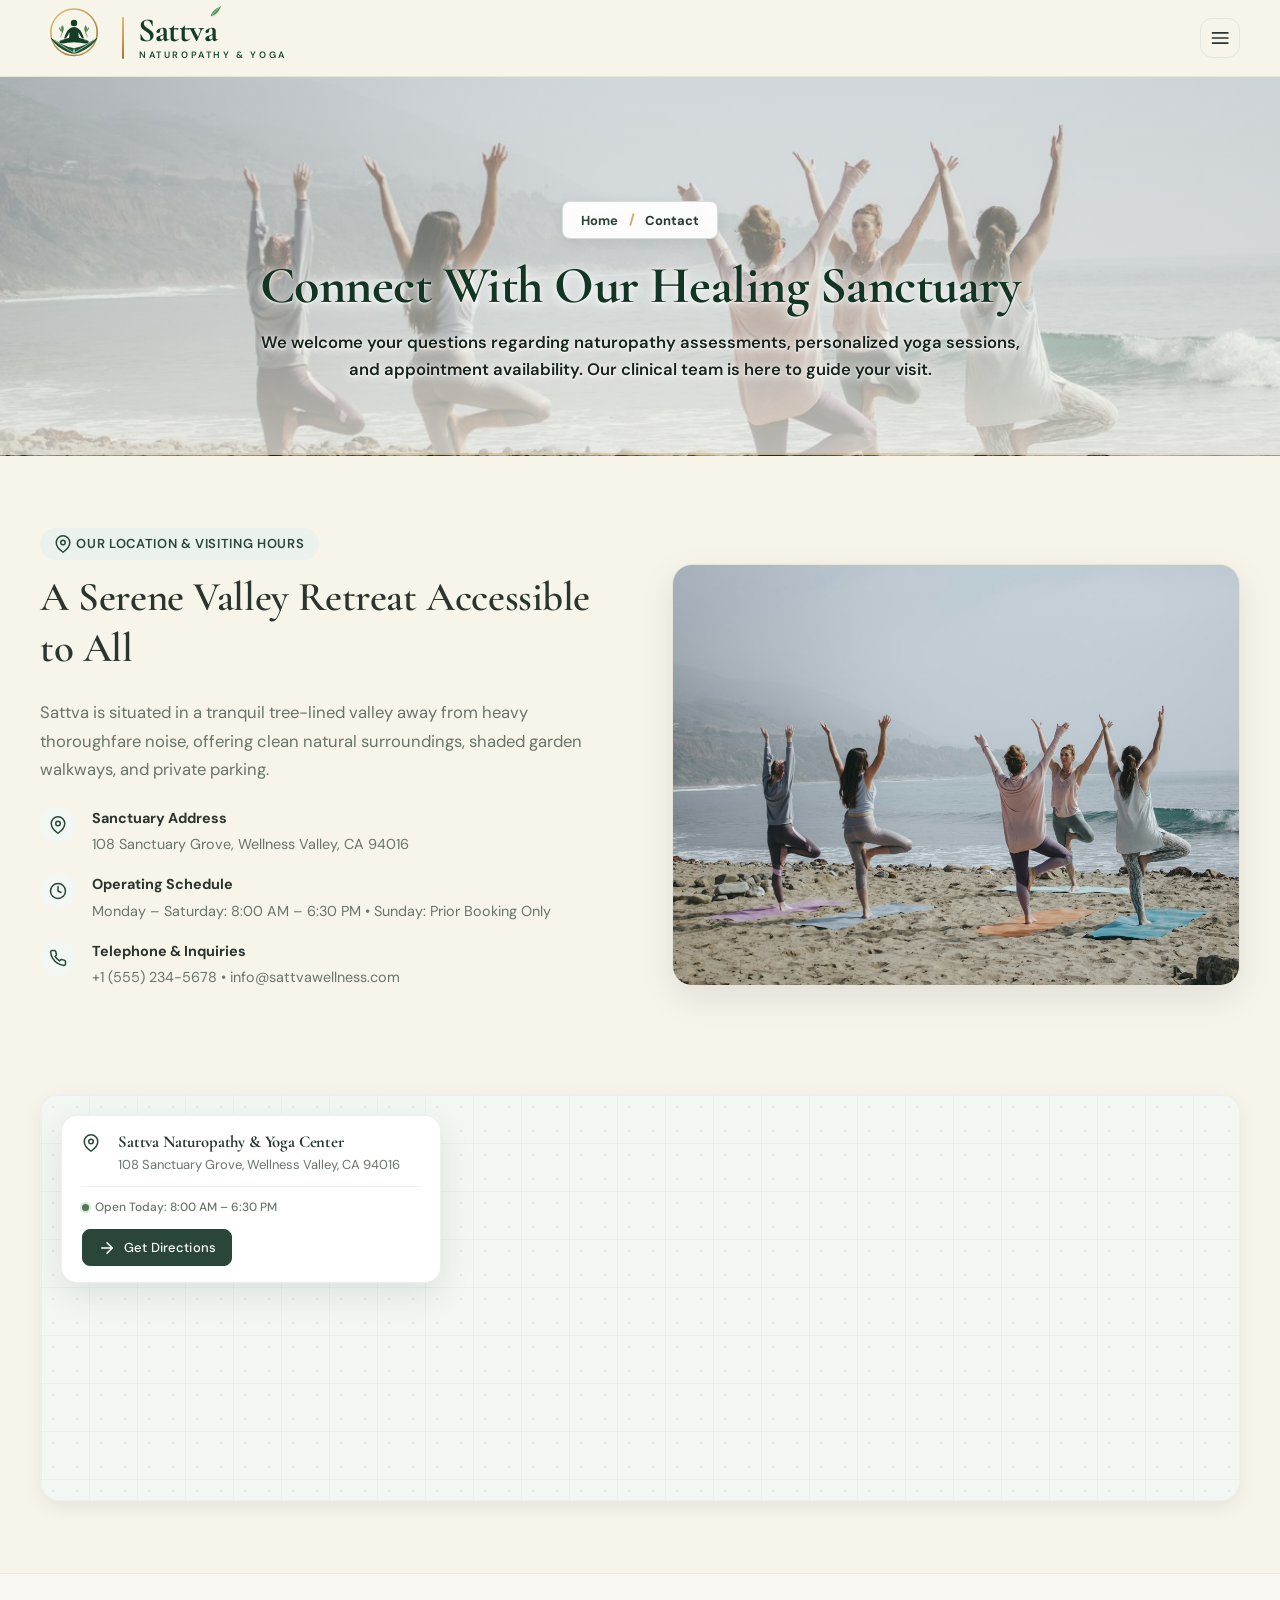
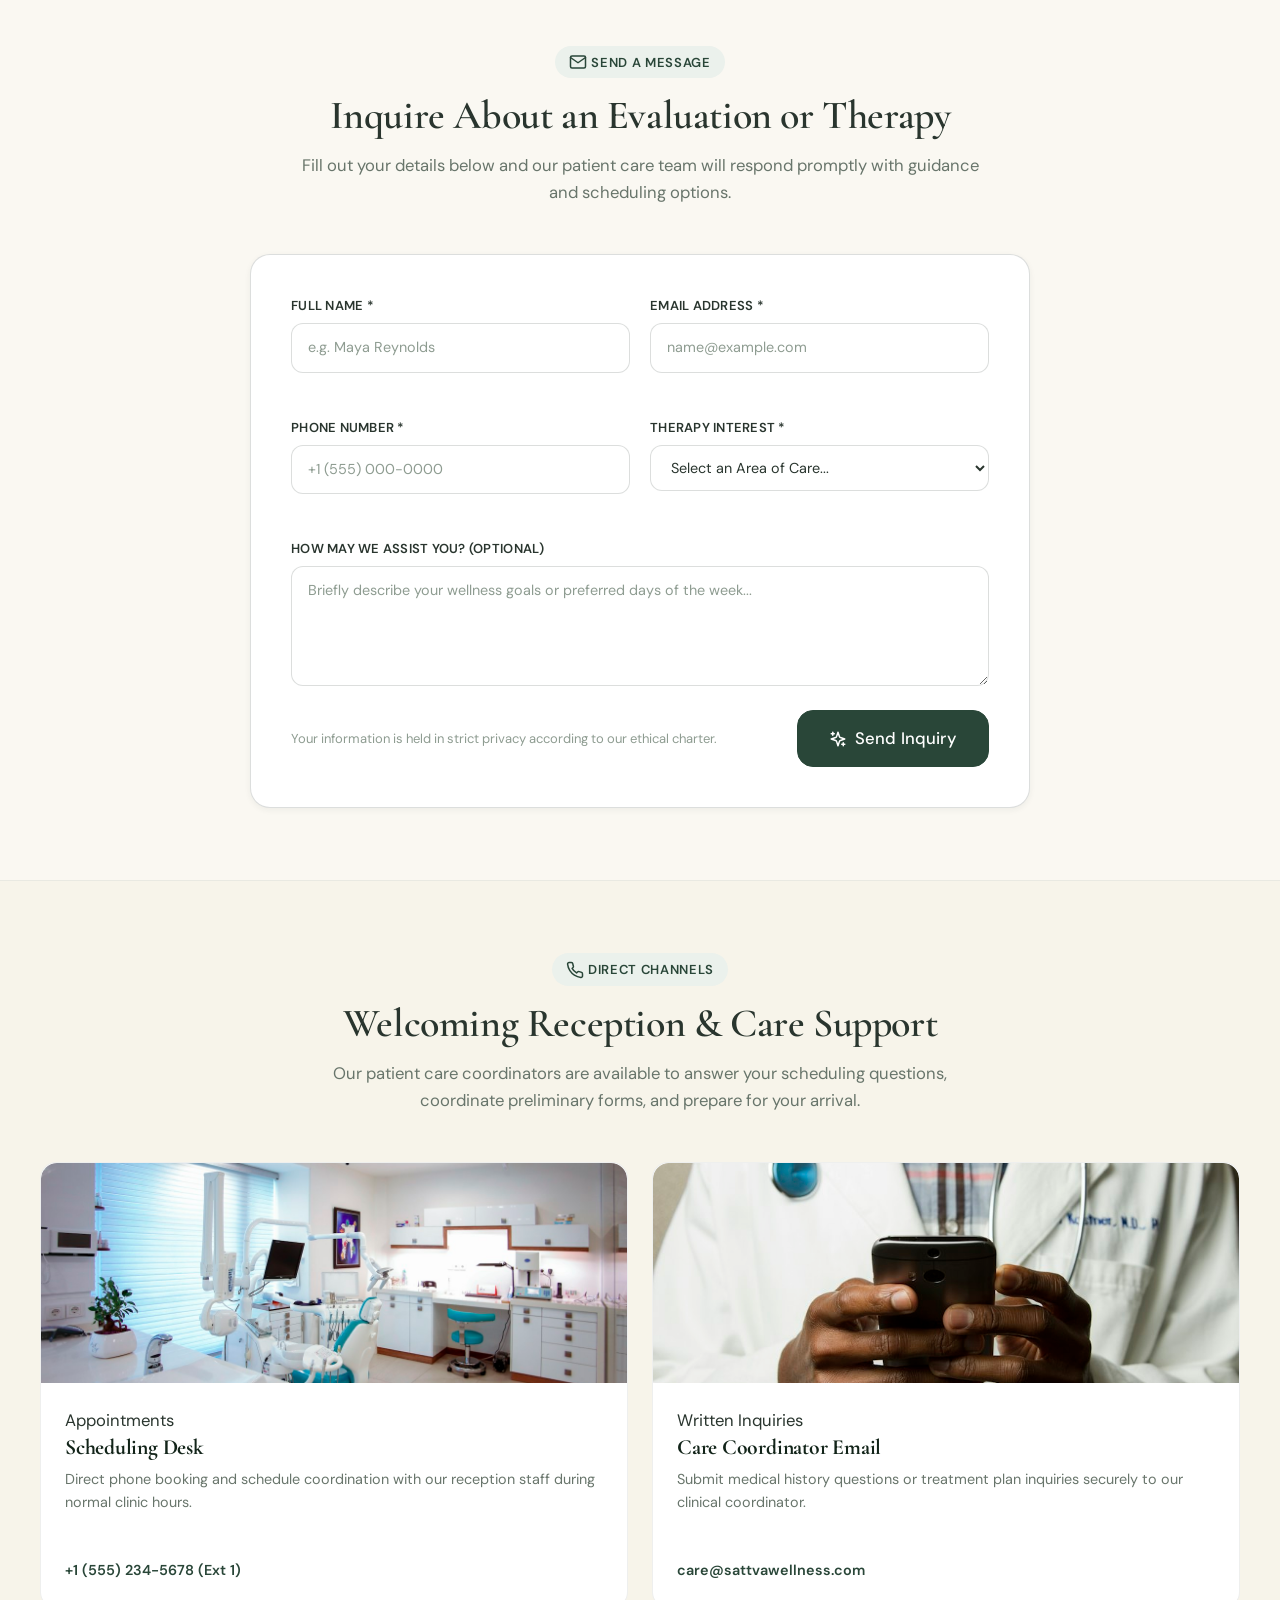
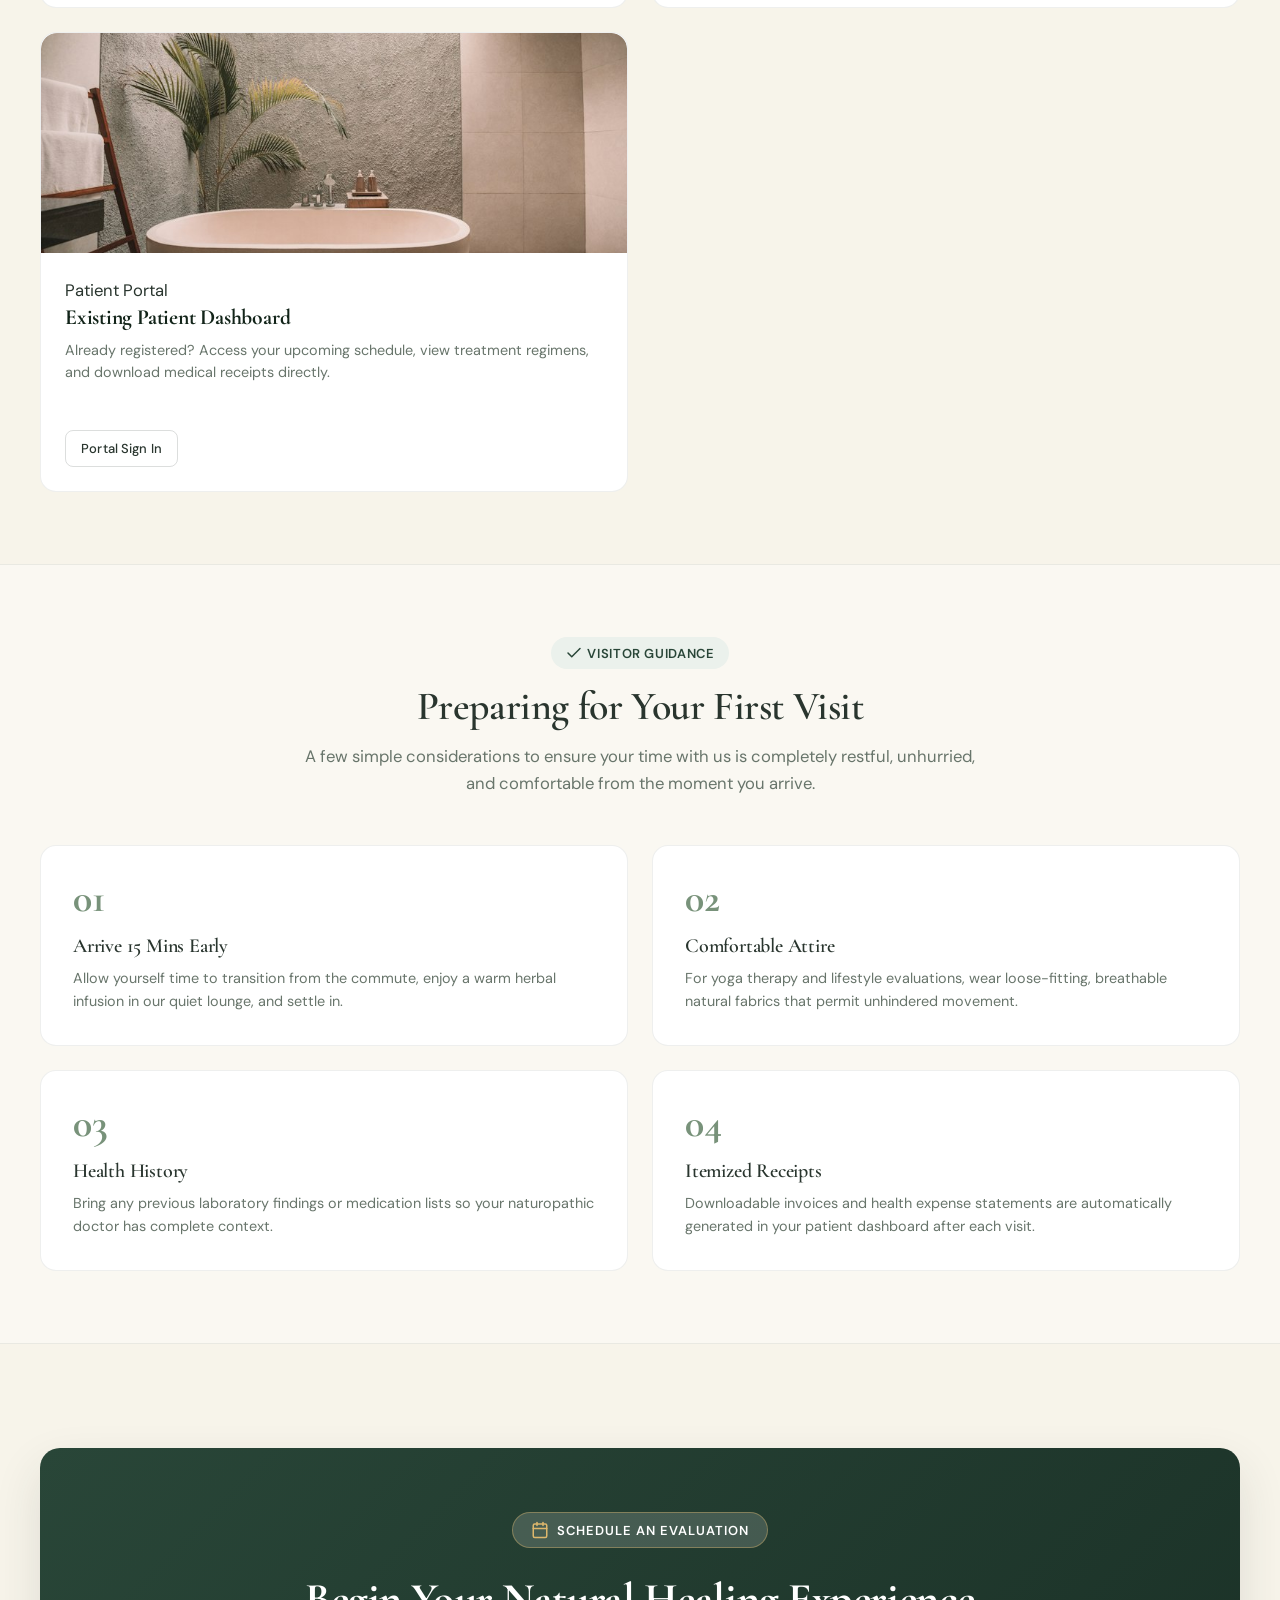
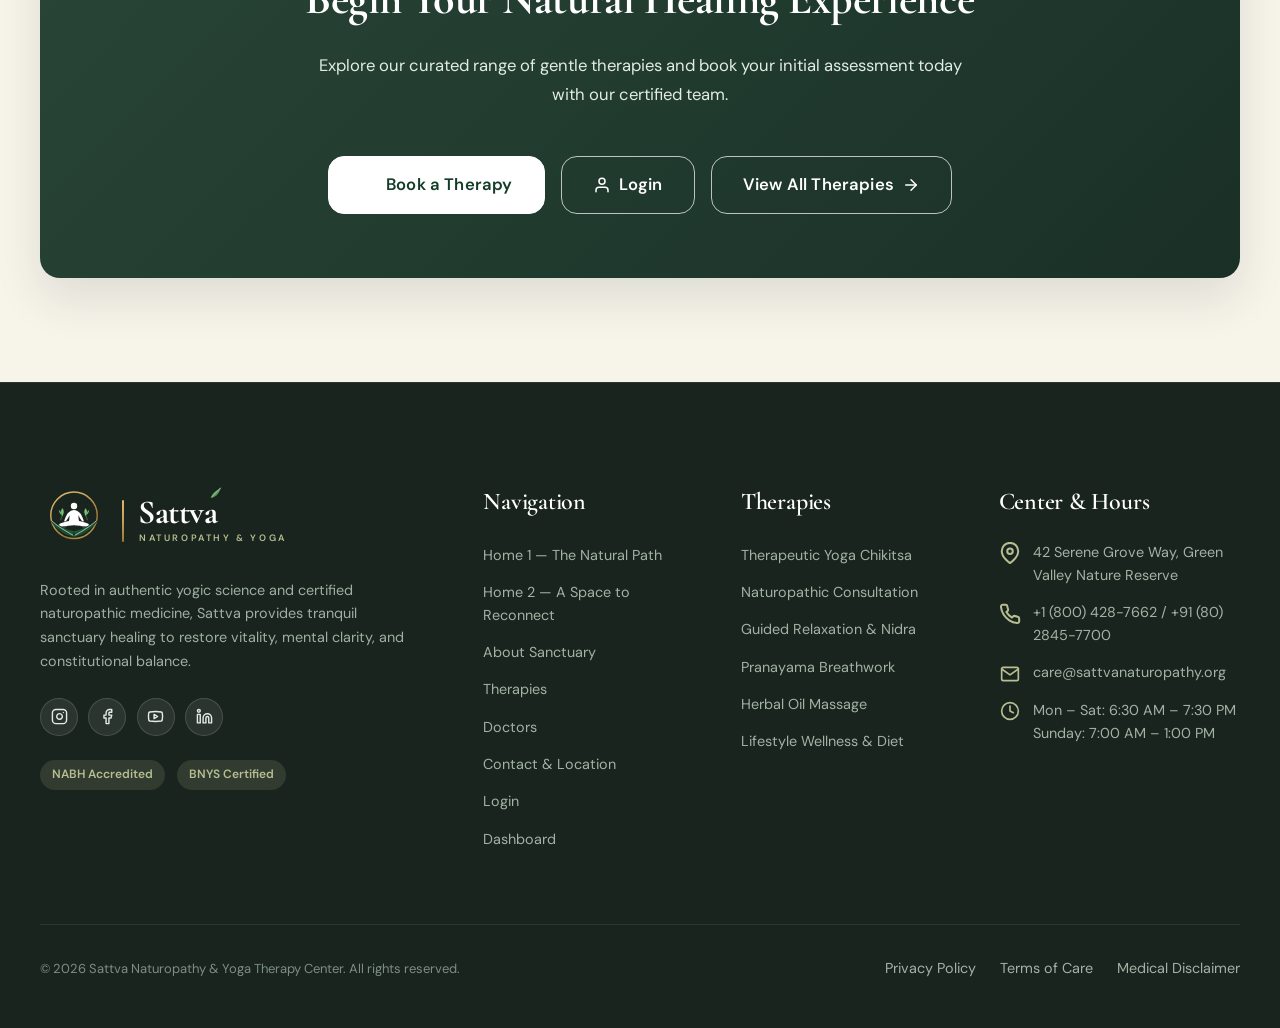
<file: contact.html>
<!DOCTYPE html>
<html lang="en" dir="ltr" data-theme="light">
<head>
  <meta charset="UTF-8">
  <meta name="viewport" content="width=device-width, initial-scale=1.0">
  <link rel="icon" type="image/svg+xml" href="assets/images/logo.svg">
  <title>Contact & Visit Our Sanctuary | Sattva Naturopathy & Yoga Therapy</title>
  <meta name="description" content="Reach our natural wellness clinic and yoga sanctuary. Connect for appointment inquiries, location directions, and consultation scheduling.">
  <link rel="stylesheet" href="css/tokens.css">
  <link rel="stylesheet" href="css/base.css">
  <link rel="stylesheet" href="css/components.css">
</head>
<body>
  <!-- Sattva Brand Page Loader -->
  <div id="pageLoader" class="page-loader" role="status" aria-label="Loading Sattva Naturopathy &amp; Yoga">
    <div class="page-loader-inner">
      <div class="loader-pulse-aura" aria-hidden="true"></div>
      <div class="loader-emblem-wrap" aria-hidden="true">
        <svg class="loader-emblem" viewBox="0 0 120 120" fill="none" xmlns="http://www.w3.org/2000/svg" aria-hidden="true">
  <defs>
    <linearGradient id="contact_load_gold" x1="15%" y1="0%" x2="85%" y2="100%">
      <stop offset="0%" stop-color="#DEB76C" />
      <stop offset="40%" stop-color="#C5A059" />
      <stop offset="75%" stop-color="#9E7832" />
      <stop offset="100%" stop-color="#C5A059" />
    </linearGradient>
    <linearGradient id="contact_load_leafL" x1="0%" y1="100%" x2="100%" y2="0%">
      <stop offset="0%" stop-color="#123B26" />
      <stop offset="60%" stop-color="#1B5635" />
      <stop offset="100%" stop-color="#246E44" />
    </linearGradient>
    <linearGradient id="contact_load_leafR" x1="100%" y1="100%" x2="0%" y2="0%">
      <stop offset="0%" stop-color="#123B26" />
      <stop offset="60%" stop-color="#1B5635" />
      <stop offset="100%" stop-color="#246E44" />
    </linearGradient>
  </defs>
  <circle cx="60" cy="50" r="41" stroke="url(#contact_load_gold)" stroke-width="2.6" fill="none" />
  <g class="sattva-figure" fill="var(--sattva-forest, #143D28)">
    <circle cx="60" cy="33.5" r="5.6" />
    <path d="M 60 40.5 C 57.5 40.5 52 42.5 49 46.5 C 46.8 49.5 44 55.5 43 59 C 42 60.5 44.5 61.5 46 60 C 48 58 50.5 53.5 52 50 C 52.2 52.5 52 57.5 51 60 C 46 61.5 38.5 62.5 35 65 C 32.5 66.8 34.5 69.5 38.5 69.5 C 45 69.5 54 67.5 60 67.5 C 66 67.5 75 69.5 81.5 69.5 C 85.5 69.5 87.5 66.8 85 65 C 81.5 62.5 74 61.5 69 60 C 68 57.5 67.8 52.5 68 50 C 69.5 53.5 72 58 74 60 C 75.5 61.5 78 60.5 77 59 C 76 55.5 73.2 49.5 71 46.5 C 68 42.5 62.5 40.5 60 40.5 Z" />
  </g>
  <g class="sattva-sprout" fill="var(--sattva-sprout, #4E8752)">
    <path d="M 39 52 C 37 47 36 41 39.5 37.5 C 43 41 42.5 47 39 52 Z" />
    <path d="M 37.5 49 C 35 46.5 33 44 34 40.5 C 36.5 42.5 37.5 46 37.5 49 Z" />
    <path d="M 38.5 52 C 38 54 37 56 36.5 58" stroke="var(--sattva-sprout, #4E8752)" stroke-width="1.2" stroke-linecap="round" fill="none" />
  </g>
  <g class="sattva-sprout" fill="var(--sattva-sprout, #4E8752)">
    <path d="M 81 52 C 83 47 84 41 80.5 37.5 C 77 41 77.5 47 81 52 Z" />
    <path d="M 82.5 49 C 85 46.5 87 44 86 40.5 C 83.5 42.5 82.5 46 82.5 49 Z" />
    <path d="M 81.5 52 C 82 54 83 56 83.5 58" stroke="var(--sattva-sprout, #4E8752)" stroke-width="1.2" stroke-linecap="round" fill="none" />
  </g>
  <path d="M 60 88 C 51 86 33 80 20 62 C 18.5 60.5 20 59.5 21.5 60.5 C 31 67.5 46 76 60 78 C 58 82 59 86 60 88 Z" fill="url(#contact_load_leafL)" />
  <path d="M 58 85 C 46 78 33 71 21.5 60.5" stroke="var(--sattva-vein, rgba(255,255,255,0.85))" stroke-width="1.2" stroke-linecap="round" fill="none" />
  <path d="M 40 73 C 44 71 47 69 49 68" stroke="var(--sattva-vein-sub, rgba(255,255,255,0.45))" stroke-width="0.8" stroke-linecap="round" fill="none" />
  <path d="M 33 67 C 36 65 39 64 42 63" stroke="var(--sattva-vein-sub, rgba(255,255,255,0.45))" stroke-width="0.8" stroke-linecap="round" fill="none" />
  <path d="M 60 88 C 69 86 87 80 100 62 C 101.5 60.5 100 59.5 98.5 60.5 C 89 67.5 74 76 60 78 C 62 82 61 86 60 88 Z" fill="url(#contact_load_leafR)" />
  <path d="M 62 85 C 74 78 87 71 98.5 60.5" stroke="var(--sattva-vein, rgba(255,255,255,0.85))" stroke-width="1.2" stroke-linecap="round" fill="none" />
  <path d="M 80 73 C 76 71 73 69 71 68" stroke="var(--sattva-vein-sub, rgba(255,255,255,0.45))" stroke-width="0.8" stroke-linecap="round" fill="none" />
  <path d="M 87 67 C 84 65 81 64 78 63" stroke="var(--sattva-vein-sub, rgba(255,255,255,0.45))" stroke-width="0.8" stroke-linecap="round" fill="none" />
</svg>
      </div>
      <div class="loader-brand">
        <span class="loader-brand-title">Sattv<span class="sattva-leaf-accent-wrap">a<svg class="sattva-leaf-accent" viewBox="0 0 24 24" fill="none" aria-hidden="true"><path d="M3 21 C3 21 5 12 14 7 C 19 4 22 2 22 2 C 22 2 20 7 17 12 C 12 20 3 21 3 21 Z" fill="var(--sattva-leaf-accent, #4E8752)" /><path d="M6 18 C 9 14 15 9 20 3" stroke="rgba(255,255,255,0.75)" stroke-width="1.2" stroke-linecap="round" /></svg></span></span>
        <span class="loader-brand-subtitle">NATUROPATHY &amp; YOGA</span>
      </div>
      <div class="loader-progress-track" aria-hidden="true">
        <div class="loader-progress-bar"></div>
      </div>
    </div>
  </div>


  <!-- SITE HEADER / NAVBAR -->
  <header class="site-header">
    <div class="container">
      <nav class="navbar" aria-label="Main Navigation">
        <!-- Logo Left -->
        <a href="index.html" class="nav-brand" aria-label="Sattva NATUROPATHY & YOGA">
          <svg class="nav-brand-logo sattva-emblem" viewBox="0 0 120 120" fill="none" xmlns="http://www.w3.org/2000/svg" aria-hidden="true">
  <defs>
    <linearGradient id="contact_nav_gold" x1="15%" y1="0%" x2="85%" y2="100%">
      <stop offset="0%" stop-color="#DEB76C" />
      <stop offset="40%" stop-color="#C5A059" />
      <stop offset="75%" stop-color="#9E7832" />
      <stop offset="100%" stop-color="#C5A059" />
    </linearGradient>
    <linearGradient id="contact_nav_leafL" x1="0%" y1="100%" x2="100%" y2="0%">
      <stop offset="0%" stop-color="#123B26" />
      <stop offset="60%" stop-color="#1B5635" />
      <stop offset="100%" stop-color="#246E44" />
    </linearGradient>
    <linearGradient id="contact_nav_leafR" x1="100%" y1="100%" x2="0%" y2="0%">
      <stop offset="0%" stop-color="#123B26" />
      <stop offset="60%" stop-color="#1B5635" />
      <stop offset="100%" stop-color="#246E44" />
    </linearGradient>
  </defs>
  <circle cx="60" cy="50" r="41" stroke="url(#contact_nav_gold)" stroke-width="2.6" fill="none" />
  <g class="sattva-figure" fill="var(--sattva-forest, #143D28)">
    <circle cx="60" cy="33.5" r="5.6" />
    <path d="M 60 40.5 C 57.5 40.5 52 42.5 49 46.5 C 46.8 49.5 44 55.5 43 59 C 42 60.5 44.5 61.5 46 60 C 48 58 50.5 53.5 52 50 C 52.2 52.5 52 57.5 51 60 C 46 61.5 38.5 62.5 35 65 C 32.5 66.8 34.5 69.5 38.5 69.5 C 45 69.5 54 67.5 60 67.5 C 66 67.5 75 69.5 81.5 69.5 C 85.5 69.5 87.5 66.8 85 65 C 81.5 62.5 74 61.5 69 60 C 68 57.5 67.8 52.5 68 50 C 69.5 53.5 72 58 74 60 C 75.5 61.5 78 60.5 77 59 C 76 55.5 73.2 49.5 71 46.5 C 68 42.5 62.5 40.5 60 40.5 Z" />
  </g>
  <g class="sattva-sprout" fill="var(--sattva-sprout, #4E8752)">
    <path d="M 39 52 C 37 47 36 41 39.5 37.5 C 43 41 42.5 47 39 52 Z" />
    <path d="M 37.5 49 C 35 46.5 33 44 34 40.5 C 36.5 42.5 37.5 46 37.5 49 Z" />
    <path d="M 38.5 52 C 38 54 37 56 36.5 58" stroke="var(--sattva-sprout, #4E8752)" stroke-width="1.2" stroke-linecap="round" fill="none" />
  </g>
  <g class="sattva-sprout" fill="var(--sattva-sprout, #4E8752)">
    <path d="M 81 52 C 83 47 84 41 80.5 37.5 C 77 41 77.5 47 81 52 Z" />
    <path d="M 82.5 49 C 85 46.5 87 44 86 40.5 C 83.5 42.5 82.5 46 82.5 49 Z" />
    <path d="M 81.5 52 C 82 54 83 56 83.5 58" stroke="var(--sattva-sprout, #4E8752)" stroke-width="1.2" stroke-linecap="round" fill="none" />
  </g>
  <path d="M 60 88 C 51 86 33 80 20 62 C 18.5 60.5 20 59.5 21.5 60.5 C 31 67.5 46 76 60 78 C 58 82 59 86 60 88 Z" fill="url(#contact_nav_leafL)" />
  <path d="M 58 85 C 46 78 33 71 21.5 60.5" stroke="var(--sattva-vein, rgba(255,255,255,0.85))" stroke-width="1.2" stroke-linecap="round" fill="none" />
  <path d="M 40 73 C 44 71 47 69 49 68" stroke="var(--sattva-vein-sub, rgba(255,255,255,0.45))" stroke-width="0.8" stroke-linecap="round" fill="none" />
  <path d="M 33 67 C 36 65 39 64 42 63" stroke="var(--sattva-vein-sub, rgba(255,255,255,0.45))" stroke-width="0.8" stroke-linecap="round" fill="none" />
  <path d="M 60 88 C 69 86 87 80 100 62 C 101.5 60.5 100 59.5 98.5 60.5 C 89 67.5 74 76 60 78 C 62 82 61 86 60 88 Z" fill="url(#contact_nav_leafR)" />
  <path d="M 62 85 C 74 78 87 71 98.5 60.5" stroke="var(--sattva-vein, rgba(255,255,255,0.85))" stroke-width="1.2" stroke-linecap="round" fill="none" />
  <path d="M 80 73 C 76 71 73 69 71 68" stroke="var(--sattva-vein-sub, rgba(255,255,255,0.45))" stroke-width="0.8" stroke-linecap="round" fill="none" />
  <path d="M 87 67 C 84 65 81 64 78 63" stroke="var(--sattva-vein-sub, rgba(255,255,255,0.45))" stroke-width="0.8" stroke-linecap="round" fill="none" />
</svg>
          <span class="sattva-divider" aria-hidden="true"></span>
          <div class="nav-brand-text">
            <span class="nav-brand-title">Sattv<span class="sattva-leaf-accent-wrap">a<svg class="sattva-leaf-accent" viewBox="0 0 24 24" fill="none" aria-hidden="true"><path d="M3 21 C3 21 5 12 14 7 C 19 4 22 2 22 2 C 22 2 20 7 17 12 C 12 20 3 21 3 21 Z" fill="var(--sattva-leaf-accent, #4E8752)" /><path d="M6 18 C 9 14 15 9 20 3" stroke="rgba(255,255,255,0.75)" stroke-width="1.2" stroke-linecap="round" /></svg></span></span>
            <span class="nav-brand-subtitle">NATUROPATHY &amp; YOGA</span>
          </div>
        </a>

        <!-- Desktop Navigation Links -->
        <ul class="nav-menu">
          <li class="nav-item nav-dropdown">
            <button class="nav-link dropdown-toggle " aria-expanded="false" aria-haspopup="true">
              <span>Home</span>
              <span class="dropdown-arrow" data-icon="chevronDown"></span>
            </button>
            <div class="dropdown-menu">
              <a href="index.html" class="dropdown-item ">Home 1 — The Natural Path</a>
              <a href="home-2.html" class="dropdown-item ">Home 2 — A Space to Reconnect</a>
            </div>
          </li>
          <li class="nav-item">
            <a href="about.html" class="nav-link ">About</a>
          </li>
          <li class="nav-item">
            <a href="therapies.html" class="nav-link ">Therapies</a>
          </li>
          <li class="nav-item">
            <a href="doctors.html" class="nav-link ">Doctors</a>
          </li>
          <li class="nav-item">
            <a href="contact.html" class="nav-link active">Contact</a>
          </li>
          <li class="nav-item">
            <a href="dashboard.html" class="nav-link">Dashboard</a>
          </li>
        </ul>

        <!-- Nav Controls & Actions -->
        <div class="nav-actions">
          <!-- RTL Toggle Button (Desktop only) -->
          <button class="btn-icon rtl-toggle" data-action="toggle-dir" aria-label="Toggle Direction" title="Toggle RTL/LTR">
            <span class="rtl-label" style="font-size: 0.72rem; font-weight: 700; letter-spacing: 0.05em;">RTL</span>
          </button>

          <!-- Light/Dark Mode Toggle Button (Desktop only) -->
          <button class="btn-icon theme-toggle theme-btn" data-action="toggle-theme" aria-label="Toggle Theme" title="Toggle Light/Dark Mode">
            <span class="theme-icon" data-icon="moon"></span>
          </button>

          <!-- Secondary Login Button next to Main CTA -->
          <a href="login.html" class="btn btn-outline btn-sm nav-login-btn">
            <span data-icon="user"></span>
            <span>Login</span>
          </a>

          <!-- Primary CTA Button -->
          <a href="dashboard.html#book" class="btn btn-primary btn-sm nav-cta">
            <span data-icon="calendar"></span>
            <span>Book a Therapy</span>
          </a>

          <!-- Hamburger Toggle Button (Mobile & Tablet) -->
          <button class="btn-icon mobile-nav-toggle" data-action="open-mobile-nav" aria-label="Open Navigation Menu">
            <span data-icon="menu"></span>
          </button>
        </div>
      </nav>
    </div>
  </header>

  <!-- Mobile & iPad Navigation Drawer -->
  <div class="mobile-drawer-overlay" id="mobileDrawer" aria-hidden="true">
    <aside class="mobile-drawer" aria-label="Navigation Menu">
      <div class="mobile-drawer-header">
        <a href="index.html" class="nav-brand" aria-label="Sattva NATUROPATHY &amp; YOGA">
          <svg class="nav-brand-logo sattva-emblem" viewBox="0 0 120 120" fill="none" xmlns="http://www.w3.org/2000/svg" aria-hidden="true">
  <defs>
    <linearGradient id="ct_draw_gold" x1="15%" y1="0%" x2="85%" y2="100%">
      <stop offset="0%" stop-color="#DEB76C" />
      <stop offset="40%" stop-color="#C5A059" />
      <stop offset="75%" stop-color="#9E7832" />
      <stop offset="100%" stop-color="#C5A059" />
    </linearGradient>
    <linearGradient id="ct_draw_leafL" x1="0%" y1="100%" x2="100%" y2="0%">
      <stop offset="0%" stop-color="#123B26" />
      <stop offset="60%" stop-color="#1B5635" />
      <stop offset="100%" stop-color="#246E44" />
    </linearGradient>
    <linearGradient id="ct_draw_leafR" x1="100%" y1="100%" x2="0%" y2="0%">
      <stop offset="0%" stop-color="#123B26" />
      <stop offset="60%" stop-color="#1B5635" />
      <stop offset="100%" stop-color="#246E44" />
    </linearGradient>
  </defs>
  <circle cx="60" cy="50" r="41" stroke="url(#ct_draw_gold)" stroke-width="2.6" fill="none" />
  <g class="sattva-figure" fill="var(--sattva-forest, #143D28)">
    <circle cx="60" cy="33.5" r="5.6" />
    <path d="M 60 40.5 C 57.5 40.5 52 42.5 49 46.5 C 46.8 49.5 44 55.5 43 59 C 42 60.5 44.5 61.5 46 60 C 48 58 50.5 53.5 52 50 C 52.2 52.5 52 57.5 51 60 C 46 61.5 38.5 62.5 35 65 C 32.5 66.8 34.5 69.5 38.5 69.5 C 45 69.5 54 67.5 60 67.5 C 66 67.5 75 69.5 81.5 69.5 C 85.5 69.5 87.5 66.8 85 65 C 81.5 62.5 74 61.5 69 60 C 68 57.5 67.8 52.5 68 50 C 69.5 53.5 72 58 74 60 C 75.5 61.5 78 60.5 77 59 C 76 55.5 73.2 49.5 71 46.5 C 68 42.5 62.5 40.5 60 40.5 Z" />
  </g>
  <g class="sattva-sprout" fill="var(--sattva-sprout, #4E8752)">
    <path d="M 39 52 C 37 47 36 41 39.5 37.5 C 43 41 42.5 47 39 52 Z" />
    <path d="M 37.5 49 C 35 46.5 33 44 34 40.5 C 36.5 42.5 37.5 46 37.5 49 Z" />
    <path d="M 38.5 52 C 38 54 37 56 36.5 58" stroke="var(--sattva-sprout, #4E8752)" stroke-width="1.2" stroke-linecap="round" fill="none" />
  </g>
  <g class="sattva-sprout" fill="var(--sattva-sprout, #4E8752)">
    <path d="M 81 52 C 83 47 84 41 80.5 37.5 C 77 41 77.5 47 81 52 Z" />
    <path d="M 82.5 49 C 85 46.5 87 44 86 40.5 C 83.5 42.5 82.5 46 82.5 49 Z" />
    <path d="M 81.5 52 C 82 54 83 56 83.5 58" stroke="var(--sattva-sprout, #4E8752)" stroke-width="1.2" stroke-linecap="round" fill="none" />
  </g>
  <path d="M 60 88 C 51 86 33 80 20 62 C 18.5 60.5 20 59.5 21.5 60.5 C 31 67.5 46 76 60 78 C 58 82 59 86 60 88 Z" fill="url(#ct_draw_leafL)" />
  <path d="M 58 85 C 46 78 33 71 21.5 60.5" stroke="var(--sattva-vein, rgba(255,255,255,0.85))" stroke-width="1.2" stroke-linecap="round" fill="none" />
  <path d="M 40 73 C 44 71 47 69 49 68" stroke="var(--sattva-vein-sub, rgba(255,255,255,0.45))" stroke-width="0.8" stroke-linecap="round" fill="none" />
  <path d="M 33 67 C 36 65 39 64 42 63" stroke="var(--sattva-vein-sub, rgba(255,255,255,0.45))" stroke-width="0.8" stroke-linecap="round" fill="none" />
  <path d="M 60 88 C 69 86 87 80 100 62 C 101.5 60.5 100 59.5 98.5 60.5 C 89 67.5 74 76 60 78 C 62 82 61 86 60 88 Z" fill="url(#ct_draw_leafR)" />
  <path d="M 62 85 C 74 78 87 71 98.5 60.5" stroke="var(--sattva-vein, rgba(255,255,255,0.85))" stroke-width="1.2" stroke-linecap="round" fill="none" />
  <path d="M 80 73 C 76 71 73 69 71 68" stroke="var(--sattva-vein-sub, rgba(255,255,255,0.45))" stroke-width="0.8" stroke-linecap="round" fill="none" />
  <path d="M 87 67 C 84 65 81 64 78 63" stroke="var(--sattva-vein-sub, rgba(255,255,255,0.45))" stroke-width="0.8" stroke-linecap="round" fill="none" />
</svg>
          <span class="sattva-divider" aria-hidden="true"></span>
          <div class="nav-brand-text">
            <span class="nav-brand-title">Sattv<span class="sattva-leaf-accent-wrap">a<svg class="sattva-leaf-accent" viewBox="0 0 24 24" fill="none" aria-hidden="true"><path d="M3 21 C3 21 5 12 14 7 C 19 4 22 2 22 2 C 22 2 20 7 17 12 C 12 20 3 21 3 21 Z" fill="var(--sattva-leaf-accent, #4E8752)" /><path d="M6 18 C 9 14 15 9 20 3" stroke="rgba(255,255,255,0.75)" stroke-width="1.2" stroke-linecap="round" /></svg></span></span>
            <span class="nav-brand-subtitle">NATUROPATHY &amp; YOGA</span>
          </div>
        </a>
        <!-- Mobile Drawer Header Actions (RTL, Theme & Close matching Desktop Nav Controls) -->
        <div class="mobile-drawer-actions">
          <button class="btn-icon rtl-toggle" data-action="toggle-dir" aria-label="Toggle Direction" title="Toggle RTL/LTR">
            <span class="rtl-label" style="font-size: 0.72rem; font-weight: 700; letter-spacing: 0.05em;">RTL</span>
          </button>
          <button class="btn-icon theme-toggle theme-btn" data-action="toggle-theme" aria-label="Toggle Theme" title="Toggle Light/Dark Mode">
            <span class="theme-icon" data-icon="moon"></span>
          </button>
          <button class="btn-icon" data-action="close-mobile-nav" aria-label="Close menu">
            <span data-icon="x"></span>
          </button>
        </div>
      </div>
      <div class="mobile-drawer-body">

        <ul class="mobile-drawer-links">
          <li class="mobile-drawer-item mobile-drawer-dropdown">
            <button class="mobile-drawer-link mobile-dropdown-toggle " data-home-parent aria-expanded="false" style="display: flex; justify-content: space-between; align-items: center; width: 100%;">
              <span>Home</span>
              <span class="dropdown-arrow" data-icon="chevronDown"></span>
            </button>
            <div class="mobile-sublinks mobile-dropdown-content" style="display: none;">
              <a href="index.html" class="mobile-sublink ">Home 1 — The Natural Path</a>
              <a href="home-2.html" class="mobile-sublink ">Home 2 — A Space to Reconnect</a>
            </div>
          </li>
          <li class="mobile-drawer-item">
            <a href="about.html" class="mobile-drawer-link ">About</a>
          </li>
          <li class="mobile-drawer-item">
            <a href="therapies.html" class="mobile-drawer-link ">Therapies</a>
          </li>
          <li class="mobile-drawer-item">
            <a href="doctors.html" class="mobile-drawer-link ">Doctors</a>
          </li>
          <li class="mobile-drawer-item">
            <a href="contact.html" class="mobile-drawer-link active">Contact</a>
          </li>
          <li class="mobile-drawer-item">
            <a href="dashboard.html" class="mobile-drawer-link">Dashboard</a>
          </li>
        </ul>

        <div style="margin-top: auto; padding-top: 1rem; display: flex; flex-direction: column; gap: 0.65rem;">
          <a href="login.html" class="btn btn-outline" style="width: 100%;">
            <span data-icon="user"></span>
            <span>Login</span>
          </a>
          <a href="dashboard.html#book" class="btn btn-primary" style="width: 100%;">
            <span data-icon="calendar"></span>
            <span>Book a Therapy</span>
          </a>
        </div>
      </div>
    </aside>
  </div>

  <main>
    <!-- SECTION 1: PAGE INTRO (Exact matching height & spacing) -->
    <section class="page-intro page-intro-contact" style="background-image: url('assets/images/contact-sanctuary-exterior.jpg');">
      <div class="container">
        <div class="page-intro-inner">
          <nav class="breadcrumb-nav" aria-label="Breadcrumb">
            <span class="breadcrumb-item"><a href="index.html">Home</a></span>
            <span class="breadcrumb-separator">&sol;</span>
            <span class="breadcrumb-item" aria-current="page">Contact</span>
          </nav>
          <h1 class="page-intro-title">Connect With Our Healing Sanctuary</h1>
          <p class="page-intro-desc">
            We welcome your questions regarding naturopathy assessments, personalized yoga sessions, and appointment availability. Our clinical team is here to guide your visit.
          </p>
        </div>
      </div>
    </section>

    <!-- SECTION 2: LOCATION & SANCTUARY DETAILS -->
    <section class="section">
      <div class="container">
        <div style="display: grid; grid-template-columns: repeat(auto-fit, minmax(min(280px, 100%), 1fr)); gap: clamp(2rem, 5vw, 4rem); align-items: center;">
          <div>
            <div class="section-tag">
              <span data-icon="mapPin"></span>
              <span>Our Location & Visiting Hours</span>
            </div>
            <h2 style="font-size: clamp(1.85rem, 3.2vw, 2.6rem); margin-bottom: var(--space-md);">A Serene Valley Retreat Accessible to All</h2>
            <p style="font-size: var(--text-base); line-height: 1.7; margin-bottom: var(--space-md);">
              Sattva is situated in a tranquil tree-lined valley away from heavy thoroughfare noise, offering clean natural surroundings, shaded garden walkways, and private parking.
            </p>

            <div style="display: flex; flex-direction: column; gap: 1rem; margin-bottom: var(--space-lg);">
              <div style="display: flex; gap: 1rem; align-items: flex-start;">
                <div style="width: 36px; height: 36px; border-radius: var(--radius-pill); background-color: var(--color-sage-subtle); color: var(--color-forest); display: flex; align-items: center; justify-content: center; flex-shrink: 0;">
                  <span data-icon="mapPin"></span>
                </div>
                <div>
                  <strong style="display: block; font-size: var(--text-sm); color: var(--color-text-main);">Sanctuary Address</strong>
                  <span style="font-size: var(--text-sm); color: var(--color-text-muted);">108 Sanctuary Grove, Wellness Valley, CA 94016</span>
                </div>
              </div>

              <div style="display: flex; gap: 1rem; align-items: flex-start;">
                <div style="width: 36px; height: 36px; border-radius: var(--radius-pill); background-color: var(--color-sage-subtle); color: var(--color-forest); display: flex; align-items: center; justify-content: center; flex-shrink: 0;">
                  <span data-icon="clock"></span>
                </div>
                <div>
                  <strong style="display: block; font-size: var(--text-sm); color: var(--color-text-main);">Operating Schedule</strong>
                  <span style="font-size: var(--text-sm); color: var(--color-text-muted);">Monday &ndash; Saturday: 8:00 AM &ndash; 6:30 PM &bull; Sunday: Prior Booking Only</span>
                </div>
              </div>

              <div style="display: flex; gap: 1rem; align-items: flex-start;">
                <div style="width: 36px; height: 36px; border-radius: var(--radius-pill); background-color: var(--color-sage-subtle); color: var(--color-forest); display: flex; align-items: center; justify-content: center; flex-shrink: 0;">
                  <span data-icon="phone"></span>
                </div>
                <div>
                  <strong style="display: block; font-size: var(--text-sm); color: var(--color-text-main);">Telephone & Inquiries</strong>
                  <span class="ltr-protect" style="font-size: var(--text-sm); color: var(--color-text-muted);">+1 (555) 234-5678 &bull; info@sattvawellness.com</span>
                </div>
              </div>
            </div>
          </div>

          <div>
            <div style="border-radius: var(--radius-xl); overflow: hidden; box-shadow: var(--shadow-lg); border: 1px solid var(--color-border-subtle);">
              <img src="assets/images/contact-sanctuary-exterior.jpg" alt="Sattva sanctuary building nestled among lush gardens with morning sunshine" style="width: 100%; height: clamp(240px, 45vw, 420px); object-fit: cover;">
            </div>
          </div>
        </div>
      </div>
    </section>

    <!-- SECTION 2B: INTERACTIVE SANCTUARY MAP (DUMMY GOOGLE MAP) -->
    <section class="section-map" style="padding-top: 0; padding-bottom: var(--space-2xl);">
      <div class="container">
        <div class="contact-map-card">
          <div class="contact-map-wrap">
            <iframe
              class="contact-map-iframe"
              title="Google Map of Sattva Sanctuary Location"
              src="https://maps.google.com/maps?q=Sanctuary+Grove+Wellness+Valley+CA+94016&t=m&z=14&output=embed&iwloc=near"
              allowfullscreen=""
              loading="lazy"
              referrerpolicy="no-referrer-when-downgrade">
            </iframe>
            
            <!-- Map Overlay Card with Address & Navigation Action -->
            <div class="contact-map-info-badge">
              <div class="map-badge-header">
                <span class="map-badge-pin" data-icon="mapPin"></span>
                <div>
                  <h3 class="map-badge-title">Sattva Naturopathy &amp; Yoga Center</h3>
                  <p class="map-badge-subtitle">108 Sanctuary Grove, Wellness Valley, CA 94016</p>
                </div>
              </div>
              <div class="map-badge-footer">
                <span class="map-badge-status">
                  <span class="status-indicator-dot"></span>
                  Open Today: 8:00 AM &ndash; 6:30 PM
                </span>
                <a href="https://maps.google.com/?q=108+Sanctuary+Grove+Wellness+Valley+CA+94016" target="_blank" rel="noopener noreferrer" class="btn btn-sm btn-primary map-directions-btn">
                  <span data-icon="arrowRight" class="rtl-flip"></span>
                  <span>Get Directions</span>
                </a>
              </div>
            </div>
          </div>
        </div>
      </div>
    </section>

    <!-- SECTION 3: INTERACTIVE CONSULTATION INQUIRY FORM -->
    <section class="section" style="background-color: var(--color-bg-surface-subtle); border-top: 1px solid var(--color-border-subtle); border-bottom: 1px solid var(--color-border-subtle);">
      <div class="container" style="max-width: 860px;">
        <div class="section-title-wrap">
          <div class="section-tag">
            <span data-icon="mail"></span>
            <span>Send a Message</span>
          </div>
          <h2 class="section-title">Inquire About an Evaluation or Therapy</h2>
          <p class="section-subtitle">
            Fill out your details below and our patient care team will respond promptly with guidance and scheduling options.
          </p>
        </div>

        <div style="background-color: var(--color-bg-surface); padding: clamp(1.5rem, 4vw, 2.5rem); border-radius: var(--radius-xl); border: 1px solid var(--color-border-medium); box-shadow: var(--shadow-sm);">
          <div id="contactFormAlert" style="display: none; padding: 1rem; border-radius: var(--radius-md); margin-bottom: 1.5rem; font-size: var(--text-sm);"></div>

          <form id="contactInquiryForm" onsubmit="handleContactSubmit(event)" novalidate>
            <div style="display: grid; grid-template-columns: repeat(auto-fit, minmax(min(220px, 100%), 1fr)); gap: 1.25rem; margin-bottom: 1.25rem;">
              <div class="form-group">
                <label for="contactName" class="form-label">Full Name *</label>
                <input type="text" id="contactName" class="form-input" placeholder="e.g. Maya Reynolds" required>
              </div>

              <div class="form-group">
                <label for="contactEmail" class="form-label">Email Address *</label>
                <input type="email" id="contactEmail" class="form-input" placeholder="name@example.com" required>
              </div>
            </div>

            <div style="display: grid; grid-template-columns: repeat(auto-fit, minmax(min(220px, 100%), 1fr)); gap: 1.25rem; margin-bottom: 1.25rem;">
              <div class="form-group">
                <label for="contactPhone" class="form-label">Phone Number *</label>
                <input type="tel" id="contactPhone" class="form-input" placeholder="+1 (555) 000-0000" required>
              </div>

              <div class="form-group">
                <label for="contactService" class="form-label">Therapy Interest *</label>
                <select id="contactService" class="form-select" required>
                  <option value="">Select an Area of Care...</option>
                  <option value="naturopathy">Comprehensive Naturopathy Evaluation</option>
                  <option value="yoga">Personalized Yoga Therapy Session</option>
                  <option value="breathing">Guided Pranayama & Stress Relief</option>
                  <option value="nutrition">Nutritional Lifestyle Consultation</option>
                  <option value="general">General Sanctuary Inquiry</option>
                </select>
              </div>
            </div>

            <div class="form-group" style="margin-bottom: 1.5rem;">
              <label for="contactMessage" class="form-label">How May We Assist You? (Optional)</label>
              <textarea id="contactMessage" class="form-textarea" rows="4" placeholder="Briefly describe your wellness goals or preferred days of the week..."></textarea>
            </div>

            <div class="contact-inquiry-actions" style="display: flex; justify-content: space-between; align-items: center; flex-wrap: wrap; gap: 1rem;">
              <p style="font-size: var(--text-xs); color: var(--color-text-subtle); margin: 0;">
                Your information is held in strict privacy according to our ethical charter.
              </p>
              <button type="submit" class="btn btn-primary btn-lg">
                <span data-icon="sparkles"></span>
                <span>Send Inquiry</span>
              </button>
            </div>
          </form>
        </div>
      </div>
    </section>

    <!-- SECTION 4: DIRECT COMMUNICATION & CONSULTATION RECEPTION -->
    <section class="section">
      <div class="container">
        <div class="section-title-wrap">
          <div class="section-tag">
            <span data-icon="phone"></span>
            <span>Direct Channels</span>
          </div>
          <h2 class="section-title">Welcoming Reception & Care Support</h2>
          <p class="section-subtitle">
            Our patient care coordinators are available to answer your scheduling questions, coordinate preliminary forms, and prepare for your arrival.
          </p>
        </div>

        <div class="grid-3">
          <article class="card">
            <div class="card-img-wrap">
              <img src="assets/images/contact-reception-desk.jpg" alt="Welcoming natural wood front desk and consultation lounge" class="card-img">
            </div>
            <div class="card-body">
              <span class="card-tag">Appointments</span>
              <h3 class="card-title">Scheduling Desk</h3>
              <p class="card-desc">
                Direct phone booking and schedule coordination with our reception staff during normal clinic hours.
              </p>
              <div style="margin-top: auto; font-size: var(--text-sm); font-weight: 600; color: var(--color-forest);">
                <span class="ltr-protect">+1 (555) 234-5678 (Ext 1)</span>
              </div>
            </div>
          </article>

          <article class="card">
            <div class="card-img-wrap">
              <img src="assets/images/h1-therapy-consult.jpg" alt="Quiet physician consultation room with medical library" class="card-img">
            </div>
            <div class="card-body">
              <span class="card-tag">Written Inquiries</span>
              <h3 class="card-title">Care Coordinator Email</h3>
              <p class="card-desc">
                Submit medical history questions or treatment plan inquiries securely to our clinical coordinator.
              </p>
              <div style="margin-top: auto; font-size: var(--text-sm); font-weight: 600; color: var(--color-forest);">
                <span class="ltr-protect">care@sattvawellness.com</span>
              </div>
            </div>
          </article>

          <article class="card">
            <div class="card-img-wrap">
              <img src="assets/images/center-ambiance-2.jpg" alt="Relaxing tea lounge with herbal preparations and natural light" class="card-img">
            </div>
            <div class="card-body">
              <span class="card-tag">Patient Portal</span>
              <h3 class="card-title">Existing Patient Dashboard</h3>
              <p class="card-desc">
                Already registered? Access your upcoming schedule, view treatment regimens, and download medical receipts directly.
              </p>
              <div style="margin-top: auto;">
                <a href="login.html" class="btn btn-sm btn-outline">Portal Sign In</a>
              </div>
            </div>
          </article>
        </div>
      </div>
    </section>

    <!-- SECTION 5: FIRST VISIT GUIDELINES & FAQS -->
    <section class="section" style="background-color: var(--color-bg-surface-subtle); border-top: 1px solid var(--color-border-subtle); border-bottom: 1px solid var(--color-border-subtle);">
      <div class="container">
        <div class="section-title-wrap">
          <div class="section-tag">
            <span data-icon="check"></span>
            <span>Visitor Guidance</span>
          </div>
          <h2 class="section-title">Preparing for Your First Visit</h2>
          <p class="section-subtitle">
            A few simple considerations to ensure your time with us is completely restful, unhurried, and comfortable from the moment you arrive.
          </p>
        </div>

        <div class="process-grid">
          <div class="process-card">
            <div class="process-step-num">01</div>
            <h3 class="process-card-title">Arrive 15 Mins Early</h3>
            <p class="process-card-desc">
              Allow yourself time to transition from the commute, enjoy a warm herbal infusion in our quiet lounge, and settle in.
            </p>
          </div>

          <div class="process-card">
            <div class="process-step-num">02</div>
            <h3 class="process-card-title">Comfortable Attire</h3>
            <p class="process-card-desc">
              For yoga therapy and lifestyle evaluations, wear loose-fitting, breathable natural fabrics that permit unhindered movement.
            </p>
          </div>

          <div class="process-card">
            <div class="process-step-num">03</div>
            <h3 class="process-card-title">Health History</h3>
            <p class="process-card-desc">
              Bring any previous laboratory findings or medication lists so your naturopathic doctor has complete context.
            </p>
          </div>

          <div class="process-card">
            <div class="process-step-num">04</div>
            <h3 class="process-card-title">Itemized Receipts</h3>
            <p class="process-card-desc">
              Downloadable invoices and health expense statements are automatically generated in your patient dashboard after each visit.
            </p>
          </div>
        </div>
      </div>
    </section>

    <!-- SECTION 6: CLOSING CTA SECTION -->
    <section class="section-lg">
      <div class="container">
        <div class="cta-box-h1">
          <div class="cta-content" style="max-width: 720px; margin-inline: auto; text-align: center;">
            <span class="cta-badge" style="display: inline-flex; align-items: center; justify-content: center; gap: 0.5rem; padding: 0.4rem 1.1rem; border-radius: var(--radius-pill); background: rgba(255, 255, 255, 0.16); border: 1px solid rgba(222, 183, 108, 0.4); font-size: var(--text-xs); font-weight: 600; text-transform: uppercase; letter-spacing: 0.08em; margin-bottom: var(--space-md); color: #FFFFFF !important;">
              <span data-icon="calendar" style="color: #DEB76C !important;"></span>
              <span>Schedule an Evaluation</span>
            </span>
            <h2 class="cta-title" style="color: #FFFFFF !important; font-size: clamp(1.85rem, 3.5vw, 2.75rem); margin-bottom: var(--space-md); line-height: 1.25; font-family: var(--font-heading); font-weight: 700;">
              Begin Your Natural Healing Experience
            </h2>
            <p class="cta-desc" style="color: #E2ECE5 !important; font-size: var(--text-base); margin-bottom: var(--space-xl); line-height: 1.7; max-width: 60ch; margin-inline: auto;">
              Explore our curated range of gentle therapies and book your initial assessment today with our certified team.
            </p>
            <div class="cta-actions" style="display: flex; gap: var(--space-sm); justify-content: center; flex-wrap: wrap;">
              <a href="dashboard.html" class="btn btn-secondary btn-lg">
                <span data-icon="calendar"></span>
                <span>Book a Therapy</span>
              </a>
              <a href="login.html" class="btn btn-outline btn-lg">
                <span data-icon="user"></span>
                <span>Login</span>
              </a>
              <a href="therapies.html" class="btn btn-outline btn-lg">
                <span>View All Therapies</span>
                <span data-icon="arrowRight" class="rtl-flip"></span>
              </a>
            </div>
          </div>
        </div>
      </div>
    </section>
  </main>

  <!-- BACK TO TOP BUTTON -->
  <button id="backToTop" class="back-to-top" aria-label="Back to top" title="Back to top">
    <span data-icon="arrowUp"></span>
  </button>

  <!-- SITE FOOTER -->
  <footer class="site-footer">
    <div class="container">
      <div class="footer-grid">
        <div class="footer-col footer-col-brand">
          <a href="index.html" class="nav-brand" aria-label="Sattva NATUROPATHY & YOGA">
          <svg class="nav-brand-logo sattva-emblem" viewBox="0 0 120 120" fill="none" xmlns="http://www.w3.org/2000/svg" aria-hidden="true">
  <defs>
    <linearGradient id="contact_foot_gold" x1="15%" y1="0%" x2="85%" y2="100%">
      <stop offset="0%" stop-color="#DEB76C" />
      <stop offset="40%" stop-color="#C5A059" />
      <stop offset="75%" stop-color="#9E7832" />
      <stop offset="100%" stop-color="#C5A059" />
    </linearGradient>
    <linearGradient id="contact_foot_leafL" x1="0%" y1="100%" x2="100%" y2="0%">
      <stop offset="0%" stop-color="#123B26" />
      <stop offset="60%" stop-color="#1B5635" />
      <stop offset="100%" stop-color="#246E44" />
    </linearGradient>
    <linearGradient id="contact_foot_leafR" x1="100%" y1="100%" x2="0%" y2="0%">
      <stop offset="0%" stop-color="#123B26" />
      <stop offset="60%" stop-color="#1B5635" />
      <stop offset="100%" stop-color="#246E44" />
    </linearGradient>
  </defs>
  <circle cx="60" cy="50" r="41" stroke="url(#contact_foot_gold)" stroke-width="2.6" fill="none" />
  <g class="sattva-figure" fill="var(--sattva-forest, #143D28)">
    <circle cx="60" cy="33.5" r="5.6" />
    <path d="M 60 40.5 C 57.5 40.5 52 42.5 49 46.5 C 46.8 49.5 44 55.5 43 59 C 42 60.5 44.5 61.5 46 60 C 48 58 50.5 53.5 52 50 C 52.2 52.5 52 57.5 51 60 C 46 61.5 38.5 62.5 35 65 C 32.5 66.8 34.5 69.5 38.5 69.5 C 45 69.5 54 67.5 60 67.5 C 66 67.5 75 69.5 81.5 69.5 C 85.5 69.5 87.5 66.8 85 65 C 81.5 62.5 74 61.5 69 60 C 68 57.5 67.8 52.5 68 50 C 69.5 53.5 72 58 74 60 C 75.5 61.5 78 60.5 77 59 C 76 55.5 73.2 49.5 71 46.5 C 68 42.5 62.5 40.5 60 40.5 Z" />
  </g>
  <g class="sattva-sprout" fill="var(--sattva-sprout, #4E8752)">
    <path d="M 39 52 C 37 47 36 41 39.5 37.5 C 43 41 42.5 47 39 52 Z" />
    <path d="M 37.5 49 C 35 46.5 33 44 34 40.5 C 36.5 42.5 37.5 46 37.5 49 Z" />
    <path d="M 38.5 52 C 38 54 37 56 36.5 58" stroke="var(--sattva-sprout, #4E8752)" stroke-width="1.2" stroke-linecap="round" fill="none" />
  </g>
  <g class="sattva-sprout" fill="var(--sattva-sprout, #4E8752)">
    <path d="M 81 52 C 83 47 84 41 80.5 37.5 C 77 41 77.5 47 81 52 Z" />
    <path d="M 82.5 49 C 85 46.5 87 44 86 40.5 C 83.5 42.5 82.5 46 82.5 49 Z" />
    <path d="M 81.5 52 C 82 54 83 56 83.5 58" stroke="var(--sattva-sprout, #4E8752)" stroke-width="1.2" stroke-linecap="round" fill="none" />
  </g>
  <path d="M 60 88 C 51 86 33 80 20 62 C 18.5 60.5 20 59.5 21.5 60.5 C 31 67.5 46 76 60 78 C 58 82 59 86 60 88 Z" fill="url(#contact_foot_leafL)" />
  <path d="M 58 85 C 46 78 33 71 21.5 60.5" stroke="var(--sattva-vein, rgba(255,255,255,0.85))" stroke-width="1.2" stroke-linecap="round" fill="none" />
  <path d="M 40 73 C 44 71 47 69 49 68" stroke="var(--sattva-vein-sub, rgba(255,255,255,0.45))" stroke-width="0.8" stroke-linecap="round" fill="none" />
  <path d="M 33 67 C 36 65 39 64 42 63" stroke="var(--sattva-vein-sub, rgba(255,255,255,0.45))" stroke-width="0.8" stroke-linecap="round" fill="none" />
  <path d="M 60 88 C 69 86 87 80 100 62 C 101.5 60.5 100 59.5 98.5 60.5 C 89 67.5 74 76 60 78 C 62 82 61 86 60 88 Z" fill="url(#contact_foot_leafR)" />
  <path d="M 62 85 C 74 78 87 71 98.5 60.5" stroke="var(--sattva-vein, rgba(255,255,255,0.85))" stroke-width="1.2" stroke-linecap="round" fill="none" />
  <path d="M 80 73 C 76 71 73 69 71 68" stroke="var(--sattva-vein-sub, rgba(255,255,255,0.45))" stroke-width="0.8" stroke-linecap="round" fill="none" />
  <path d="M 87 67 C 84 65 81 64 78 63" stroke="var(--sattva-vein-sub, rgba(255,255,255,0.45))" stroke-width="0.8" stroke-linecap="round" fill="none" />
</svg>
          <span class="sattva-divider" aria-hidden="true"></span>
          <div class="nav-brand-text">
            <span class="nav-brand-title">Sattv<span class="sattva-leaf-accent-wrap">a<svg class="sattva-leaf-accent" viewBox="0 0 24 24" fill="none" aria-hidden="true"><path d="M3 21 C3 21 5 12 14 7 C 19 4 22 2 22 2 C 22 2 20 7 17 12 C 12 20 3 21 3 21 Z" fill="var(--sattva-leaf-accent, #4E8752)" /><path d="M6 18 C 9 14 15 9 20 3" stroke="rgba(255,255,255,0.75)" stroke-width="1.2" stroke-linecap="round" /></svg></span></span>
            <span class="nav-brand-subtitle">NATUROPATHY &amp; YOGA</span>
          </div>
        </a>
          <p class="footer-brand-desc">
            Rooted in authentic yogic science and certified naturopathic medicine, Sattva provides tranquil sanctuary healing to restore vitality, mental clarity, and constitutional balance.
          </p>
          
          <!-- Social Media Icons in Footer -->
          <div class="footer-social-links" aria-label="Social Media Links">
            <a href="https://instagram.com" class="footer-social-btn" aria-label="Follow us on Instagram" target="_blank" rel="noopener noreferrer">
              <span data-icon="instagram"></span>
            </a>
            <a href="https://facebook.com" class="footer-social-btn" aria-label="Follow us on Facebook" target="_blank" rel="noopener noreferrer">
              <span data-icon="facebook"></span>
            </a>
            <a href="https://youtube.com" class="footer-social-btn" aria-label="Subscribe on YouTube" target="_blank" rel="noopener noreferrer">
              <span data-icon="youtube"></span>
            </a>
            <a href="https://linkedin.com" class="footer-social-btn" aria-label="Connect on LinkedIn" target="_blank" rel="noopener noreferrer">
              <span data-icon="linkedin"></span>
            </a>
          </div>

          <div style="display: flex; gap: 0.75rem; margin-top: 1rem;">
            <span style="background: rgba(183, 190, 145, 0.15); color: #B7BE91; padding: 0.35rem 0.75rem; border-radius: var(--radius-pill); font-size: 0.75rem; font-weight: 600;">NABH Accredited</span>
            <span style="background: rgba(183, 190, 145, 0.15); color: #B7BE91; padding: 0.35rem 0.75rem; border-radius: var(--radius-pill); font-size: 0.75rem; font-weight: 600;">BNYS Certified</span>
          </div>
        </div>

        <div class="footer-col">
          <h4 class="footer-col-title">Navigation</h4>
          <ul class="footer-links">
            <li><a href="index.html" class="footer-link">Home 1 — The Natural Path</a></li>
            <li><a href="home-2.html" class="footer-link">Home 2 — A Space to Reconnect</a></li>
            <li><a href="about.html" class="footer-link">About Sanctuary</a></li>
            <li><a href="therapies.html" class="footer-link">Therapies</a></li>
            <li><a href="doctors.html" class="footer-link">Doctors</a></li>
            <li><a href="contact.html" class="footer-link">Contact & Location</a></li>
            <li><a href="login.html" class="footer-link">Login</a></li>
            <li><a href="dashboard.html" class="footer-link">Dashboard</a></li>
          </ul>
        </div>

        <div class="footer-col">
          <h4 class="footer-col-title">Therapies</h4>
          <ul class="footer-links">
            <li><a href="therapies.html" class="footer-link">Therapeutic Yoga Chikitsa</a></li>
            <li><a href="therapies.html" class="footer-link">Naturopathic Consultation</a></li>
            <li><a href="therapies.html" class="footer-link">Guided Relaxation &amp; Nidra</a></li>
            <li><a href="therapies.html" class="footer-link">Pranayama Breathwork</a></li>
            <li><a href="therapies.html" class="footer-link">Herbal Oil Massage</a></li>
            <li><a href="therapies.html" class="footer-link">Lifestyle Wellness &amp; Diet</a></li>
          </ul>
        </div>

        <div class="footer-col">
          <h4 class="footer-col-title">Center & Hours</h4>
          <div class="footer-contact-item">
            <span data-icon="mapPin"></span>
            <span>42 Serene Grove Way, Green Valley Nature Reserve</span>
          </div>
          <div class="footer-contact-item">
            <span data-icon="phone"></span>
            <span>+1 (800) 428-7662 / +91 (80) 2845-7700</span>
          </div>
          <div class="footer-contact-item">
            <span data-icon="mail"></span>
            <span>care@sattvanaturopathy.org</span>
          </div>
          <div class="footer-contact-item">
            <span data-icon="clock"></span>
            <span>Mon – Sat: 6:30 AM – 7:30 PM<br>Sunday: 7:00 AM – 1:00 PM</span>
          </div>
        </div>
      </div>

      <div class="footer-bottom">
        <div>&copy; 2026 Sattva Naturopathy & Yoga Therapy Center. All rights reserved.</div>
        <div class="footer-bottom-links">
          <a href="#" class="footer-link">Privacy Policy</a>
          <a href="#" class="footer-link">Terms of Care</a>
          <a href="#" class="footer-link">Medical Disclaimer</a>
        </div>
      </div>
    </div>
  </footer>

  <script src="js/icons.js"></script>
  <script src="js/theme.js"></script>
  <script src="js/navigation.js"></script>
  <script>
    function handleContactSubmit(e) {
      e.preventDefault();
      const name = document.getElementById('contactName').value.trim();
      const email = document.getElementById('contactEmail').value.trim();
      const phone = document.getElementById('contactPhone').value.trim();
      const service = document.getElementById('contactService').value;
      const alertBox = document.getElementById('contactFormAlert');

      if (!name || !email || !phone || !service) {
        alertBox.style.display = 'block';
        alertBox.style.backgroundColor = 'rgba(170, 71, 62, 0.12)';
        alertBox.style.border = '1px solid var(--color-danger)';
        alertBox.style.color = 'var(--color-danger)';
        alertBox.textContent = 'Please fill out all required fields marked with an asterisk (*).';
        return;
      }

      alertBox.style.display = 'block';
      alertBox.style.backgroundColor = 'rgba(74, 114, 82, 0.14)';
      alertBox.style.border = '1px solid var(--color-forest)';
      alertBox.style.color = 'var(--color-forest)';
      alertBox.textContent = 'Thank you, ' + name + '! Your inquiry has been received. Our clinical coordinator will reach out within 24 hours.';
      document.getElementById('contactInquiryForm').reset();
    }
  </script>
</body>
</html>
</file>
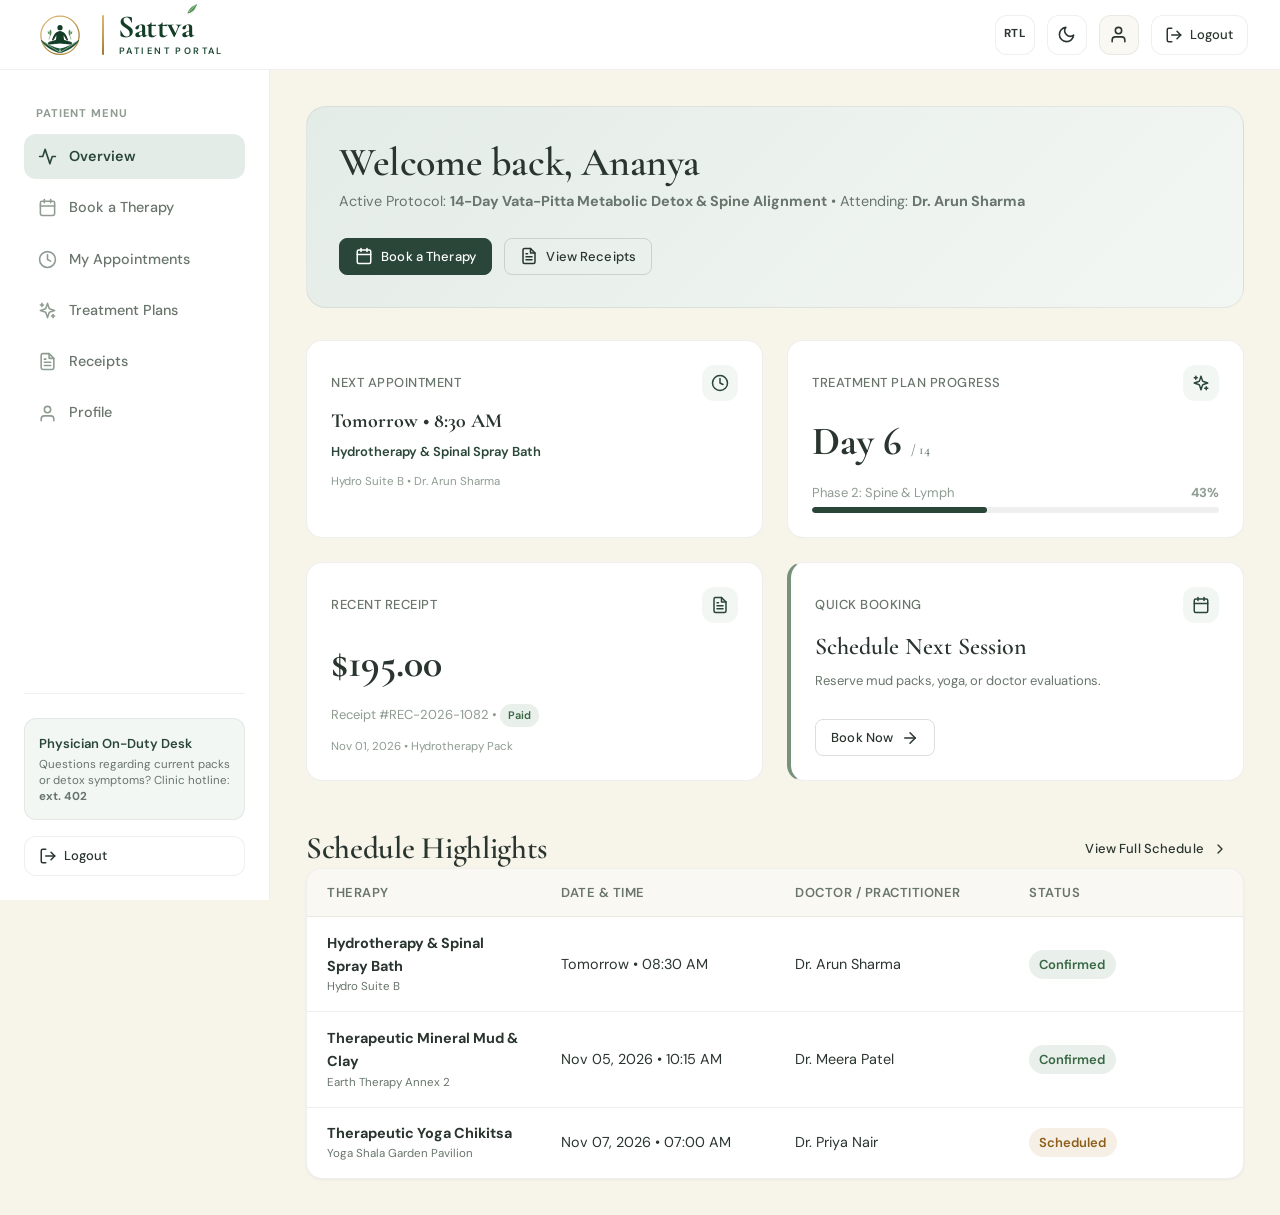
<file: dashboard.html>
<!DOCTYPE html>
<html lang="en" dir="ltr" data-theme="light">
<head>
  <meta charset="UTF-8">
  <meta name="viewport" content="width=device-width, initial-scale=1.0">
  <link rel="icon" type="image/svg+xml" href="assets/images/logo.svg">
  <title>Patient Dashboard — Sattva Naturopathy & Yoga Therapy</title>
  <meta name="description" content="Patient dashboard for managing therapy bookings, viewing appointments, tracking treatment plans, and downloading receipts.">
  
  <!-- Preconnect to Fonts -->
  <link rel="preconnect" href="https://fonts.googleapis.com">
  <link rel="preconnect" href="https://fonts.gstatic.com" crossorigin>
  <link href="https://fonts.googleapis.com/css2?family=Cormorant+Garamond:ital,wght@0,400;0,500;0,600;0,700;1,400&family=DM+Sans:ital,opsz,wght@0,9..40,300;0,9..40,400;0,9..40,500;0,9..40,600;0,9..40,700;1,9..40,400&display=swap" rel="stylesheet">
  
  <!-- Design System CSS -->
  <link rel="stylesheet" href="css/tokens.css">
  <link rel="stylesheet" href="css/base.css">
  <link rel="stylesheet" href="css/components.css">
  <link rel="stylesheet" href="css/dashboard.css">
  
  <!-- Immediate Theme & Direction Init -->
  <script>
    (function() {
      const savedTheme = localStorage.getItem('sattva_theme') || 'light';
      const savedDir = localStorage.getItem('sattva_dir') || 'ltr';
      document.documentElement.setAttribute('data-theme', savedTheme);
      document.documentElement.setAttribute('dir', savedDir);
      document.documentElement.setAttribute('lang', savedDir === 'rtl' ? 'ar' : 'en');
    })();
  </script>
</head>
<body>
  <!-- Sattva Brand Page Loader -->
  <div id="pageLoader" class="page-loader" role="status" aria-label="Loading Sattva Naturopathy &amp; Yoga">
    <div class="page-loader-inner">
      <div class="loader-pulse-aura" aria-hidden="true"></div>
      <div class="loader-emblem-wrap" aria-hidden="true">
        <svg class="loader-emblem" viewBox="0 0 120 120" fill="none" xmlns="http://www.w3.org/2000/svg" aria-hidden="true">
  <defs>
    <linearGradient id="dashboard_load_gold" x1="15%" y1="0%" x2="85%" y2="100%">
      <stop offset="0%" stop-color="#DEB76C" />
      <stop offset="40%" stop-color="#C5A059" />
      <stop offset="75%" stop-color="#9E7832" />
      <stop offset="100%" stop-color="#C5A059" />
    </linearGradient>
    <linearGradient id="dashboard_load_leafL" x1="0%" y1="100%" x2="100%" y2="0%">
      <stop offset="0%" stop-color="#123B26" />
      <stop offset="60%" stop-color="#1B5635" />
      <stop offset="100%" stop-color="#246E44" />
    </linearGradient>
    <linearGradient id="dashboard_load_leafR" x1="100%" y1="100%" x2="0%" y2="0%">
      <stop offset="0%" stop-color="#123B26" />
      <stop offset="60%" stop-color="#1B5635" />
      <stop offset="100%" stop-color="#246E44" />
    </linearGradient>
  </defs>
  <circle cx="60" cy="50" r="41" stroke="url(#dashboard_load_gold)" stroke-width="2.6" fill="none" />
  <g class="sattva-figure" fill="var(--sattva-forest, #143D28)">
    <circle cx="60" cy="33.5" r="5.6" />
    <path d="M 60 40.5 C 57.5 40.5 52 42.5 49 46.5 C 46.8 49.5 44 55.5 43 59 C 42 60.5 44.5 61.5 46 60 C 48 58 50.5 53.5 52 50 C 52.2 52.5 52 57.5 51 60 C 46 61.5 38.5 62.5 35 65 C 32.5 66.8 34.5 69.5 38.5 69.5 C 45 69.5 54 67.5 60 67.5 C 66 67.5 75 69.5 81.5 69.5 C 85.5 69.5 87.5 66.8 85 65 C 81.5 62.5 74 61.5 69 60 C 68 57.5 67.8 52.5 68 50 C 69.5 53.5 72 58 74 60 C 75.5 61.5 78 60.5 77 59 C 76 55.5 73.2 49.5 71 46.5 C 68 42.5 62.5 40.5 60 40.5 Z" />
  </g>
  <g class="sattva-sprout" fill="var(--sattva-sprout, #4E8752)">
    <path d="M 39 52 C 37 47 36 41 39.5 37.5 C 43 41 42.5 47 39 52 Z" />
    <path d="M 37.5 49 C 35 46.5 33 44 34 40.5 C 36.5 42.5 37.5 46 37.5 49 Z" />
    <path d="M 38.5 52 C 38 54 37 56 36.5 58" stroke="var(--sattva-sprout, #4E8752)" stroke-width="1.2" stroke-linecap="round" fill="none" />
  </g>
  <g class="sattva-sprout" fill="var(--sattva-sprout, #4E8752)">
    <path d="M 81 52 C 83 47 84 41 80.5 37.5 C 77 41 77.5 47 81 52 Z" />
    <path d="M 82.5 49 C 85 46.5 87 44 86 40.5 C 83.5 42.5 82.5 46 82.5 49 Z" />
    <path d="M 81.5 52 C 82 54 83 56 83.5 58" stroke="var(--sattva-sprout, #4E8752)" stroke-width="1.2" stroke-linecap="round" fill="none" />
  </g>
  <path d="M 60 88 C 51 86 33 80 20 62 C 18.5 60.5 20 59.5 21.5 60.5 C 31 67.5 46 76 60 78 C 58 82 59 86 60 88 Z" fill="url(#dashboard_load_leafL)" />
  <path d="M 58 85 C 46 78 33 71 21.5 60.5" stroke="var(--sattva-vein, rgba(255,255,255,0.85))" stroke-width="1.2" stroke-linecap="round" fill="none" />
  <path d="M 40 73 C 44 71 47 69 49 68" stroke="var(--sattva-vein-sub, rgba(255,255,255,0.45))" stroke-width="0.8" stroke-linecap="round" fill="none" />
  <path d="M 33 67 C 36 65 39 64 42 63" stroke="var(--sattva-vein-sub, rgba(255,255,255,0.45))" stroke-width="0.8" stroke-linecap="round" fill="none" />
  <path d="M 60 88 C 69 86 87 80 100 62 C 101.5 60.5 100 59.5 98.5 60.5 C 89 67.5 74 76 60 78 C 62 82 61 86 60 88 Z" fill="url(#dashboard_load_leafR)" />
  <path d="M 62 85 C 74 78 87 71 98.5 60.5" stroke="var(--sattva-vein, rgba(255,255,255,0.85))" stroke-width="1.2" stroke-linecap="round" fill="none" />
  <path d="M 80 73 C 76 71 73 69 71 68" stroke="var(--sattva-vein-sub, rgba(255,255,255,0.45))" stroke-width="0.8" stroke-linecap="round" fill="none" />
  <path d="M 87 67 C 84 65 81 64 78 63" stroke="var(--sattva-vein-sub, rgba(255,255,255,0.45))" stroke-width="0.8" stroke-linecap="round" fill="none" />
</svg>
      </div>
      <div class="loader-brand">
        <span class="loader-brand-title">Sattv<span class="sattva-leaf-accent-wrap">a<svg class="sattva-leaf-accent" viewBox="0 0 24 24" fill="none" aria-hidden="true"><path d="M3 21 C3 21 5 12 14 7 C 19 4 22 2 22 2 C 22 2 20 7 17 12 C 12 20 3 21 3 21 Z" fill="var(--sattva-leaf-accent, #4E8752)" /><path d="M6 18 C 9 14 15 9 20 3" stroke="rgba(255,255,255,0.75)" stroke-width="1.2" stroke-linecap="round" /></svg></span></span>
        <span class="loader-brand-subtitle">NATUROPATHY &amp; YOGA</span>
      </div>
      <div class="loader-progress-track" aria-hidden="true">
        <div class="loader-progress-bar"></div>
      </div>
    </div>
  </div>


  <div class="dash-container">

    <!-- ==========================================================================
         DASHBOARD NAVBAR (FULL WIDTH)
         - Full width across the screen.
         - Logo aligned left.
         - RTL toggle, Light/Dark toggle, profile, and Logout controls aligned right.
         - Controls do not overlap.
         ========================================================================== -->
    <header class="dash-navbar">
      <!-- Left: Logo & Portal Title -->
      <a href="index.html" class="dash-nav-brand" aria-label="Sattva Patient Portal">
        <svg class="dash-nav-logo sattva-emblem" viewBox="0 0 120 120" fill="none" xmlns="http://www.w3.org/2000/svg" aria-hidden="true">
  <defs>
    <linearGradient id="dashboard_dash_gold" x1="15%" y1="0%" x2="85%" y2="100%">
      <stop offset="0%" stop-color="#DEB76C" />
      <stop offset="40%" stop-color="#C5A059" />
      <stop offset="75%" stop-color="#9E7832" />
      <stop offset="100%" stop-color="#C5A059" />
    </linearGradient>
    <linearGradient id="dashboard_dash_leafL" x1="0%" y1="100%" x2="100%" y2="0%">
      <stop offset="0%" stop-color="#123B26" />
      <stop offset="60%" stop-color="#1B5635" />
      <stop offset="100%" stop-color="#246E44" />
    </linearGradient>
    <linearGradient id="dashboard_dash_leafR" x1="100%" y1="100%" x2="0%" y2="0%">
      <stop offset="0%" stop-color="#123B26" />
      <stop offset="60%" stop-color="#1B5635" />
      <stop offset="100%" stop-color="#246E44" />
    </linearGradient>
  </defs>
  <circle cx="60" cy="50" r="41" stroke="url(#dashboard_dash_gold)" stroke-width="2.6" fill="none" />
  <g class="sattva-figure" fill="var(--sattva-forest, #143D28)">
    <circle cx="60" cy="33.5" r="5.6" />
    <path d="M 60 40.5 C 57.5 40.5 52 42.5 49 46.5 C 46.8 49.5 44 55.5 43 59 C 42 60.5 44.5 61.5 46 60 C 48 58 50.5 53.5 52 50 C 52.2 52.5 52 57.5 51 60 C 46 61.5 38.5 62.5 35 65 C 32.5 66.8 34.5 69.5 38.5 69.5 C 45 69.5 54 67.5 60 67.5 C 66 67.5 75 69.5 81.5 69.5 C 85.5 69.5 87.5 66.8 85 65 C 81.5 62.5 74 61.5 69 60 C 68 57.5 67.8 52.5 68 50 C 69.5 53.5 72 58 74 60 C 75.5 61.5 78 60.5 77 59 C 76 55.5 73.2 49.5 71 46.5 C 68 42.5 62.5 40.5 60 40.5 Z" />
  </g>
  <g class="sattva-sprout" fill="var(--sattva-sprout, #4E8752)">
    <path d="M 39 52 C 37 47 36 41 39.5 37.5 C 43 41 42.5 47 39 52 Z" />
    <path d="M 37.5 49 C 35 46.5 33 44 34 40.5 C 36.5 42.5 37.5 46 37.5 49 Z" />
    <path d="M 38.5 52 C 38 54 37 56 36.5 58" stroke="var(--sattva-sprout, #4E8752)" stroke-width="1.2" stroke-linecap="round" fill="none" />
  </g>
  <g class="sattva-sprout" fill="var(--sattva-sprout, #4E8752)">
    <path d="M 81 52 C 83 47 84 41 80.5 37.5 C 77 41 77.5 47 81 52 Z" />
    <path d="M 82.5 49 C 85 46.5 87 44 86 40.5 C 83.5 42.5 82.5 46 82.5 49 Z" />
    <path d="M 81.5 52 C 82 54 83 56 83.5 58" stroke="var(--sattva-sprout, #4E8752)" stroke-width="1.2" stroke-linecap="round" fill="none" />
  </g>
  <path d="M 60 88 C 51 86 33 80 20 62 C 18.5 60.5 20 59.5 21.5 60.5 C 31 67.5 46 76 60 78 C 58 82 59 86 60 88 Z" fill="url(#dashboard_dash_leafL)" />
  <path d="M 58 85 C 46 78 33 71 21.5 60.5" stroke="var(--sattva-vein, rgba(255,255,255,0.85))" stroke-width="1.2" stroke-linecap="round" fill="none" />
  <path d="M 40 73 C 44 71 47 69 49 68" stroke="var(--sattva-vein-sub, rgba(255,255,255,0.45))" stroke-width="0.8" stroke-linecap="round" fill="none" />
  <path d="M 33 67 C 36 65 39 64 42 63" stroke="var(--sattva-vein-sub, rgba(255,255,255,0.45))" stroke-width="0.8" stroke-linecap="round" fill="none" />
  <path d="M 60 88 C 69 86 87 80 100 62 C 101.5 60.5 100 59.5 98.5 60.5 C 89 67.5 74 76 60 78 C 62 82 61 86 60 88 Z" fill="url(#dashboard_dash_leafR)" />
  <path d="M 62 85 C 74 78 87 71 98.5 60.5" stroke="var(--sattva-vein, rgba(255,255,255,0.85))" stroke-width="1.2" stroke-linecap="round" fill="none" />
  <path d="M 80 73 C 76 71 73 69 71 68" stroke="var(--sattva-vein-sub, rgba(255,255,255,0.45))" stroke-width="0.8" stroke-linecap="round" fill="none" />
  <path d="M 87 67 C 84 65 81 64 78 63" stroke="var(--sattva-vein-sub, rgba(255,255,255,0.45))" stroke-width="0.8" stroke-linecap="round" fill="none" />
</svg>
        <span class="sattva-divider" aria-hidden="true"></span>
        <div class="dash-nav-title-group">
          <span class="dash-nav-title">Sattv<span class="sattva-leaf-accent-wrap">a<svg class="sattva-leaf-accent" viewBox="0 0 24 24" fill="none" aria-hidden="true"><path d="M3 21 C3 21 5 12 14 7 C 19 4 22 2 22 2 C 22 2 20 7 17 12 C 12 20 3 21 3 21 Z" fill="var(--sattva-leaf-accent, #4E8752)" /><path d="M6 18 C 9 14 15 9 20 3" stroke="rgba(255,255,255,0.75)" stroke-width="1.2" stroke-linecap="round" /></svg></span></span>
          <span class="dash-nav-badge">Patient Portal</span>
        </div>
      </a>

      <!-- Right: RTL, Theme, Profile, and Logout -->
      <div class="dash-nav-actions">
        <!-- RTL Toggle -->
        <button class="btn-icon" data-action="toggle-dir" aria-label="Toggle Direction" title="Toggle RTL/LTR">
          <span class="rtl-label" style="font-size: 0.72rem; font-weight: 700; letter-spacing: 0.05em;">RTL</span>
        </button>

        <!-- Light/Dark Mode Toggle -->
        <button class="btn-icon theme-btn" data-action="toggle-theme" aria-label="Toggle Theme" title="Toggle Light/Dark Mode">
          <span class="theme-icon" data-icon="moon"><svg xmlns="http://www.w3.org/2000/svg" width="20" height="20" viewBox="0 0 24 24" fill="none" stroke="currentColor" stroke-width="2" stroke-linecap="round" stroke-linejoin="round"><path d="M21 12.79A9 9 0 1 1 11.21 3 7 7 0 0 0 21 12.79z"/></svg></span>
        </button>

        <a href="#profile" onclick="switchTab('profile')" class="dash-profile-btn dash-profile-icon-btn" aria-label="Profile" title="Profile">
          <span data-icon="user"></span>
        </a>

        <!-- Logout Button -->
        <a href="login.html" onclick="handleLogout(event)" class="dash-logout-btn" aria-label="Sign Out" title="Sign Out">
          <span class="dash-logout-icon" data-icon="logOut"><svg xmlns="http://www.w3.org/2000/svg" width="18" height="18" viewBox="0 0 24 24" fill="none" stroke="currentColor" stroke-width="2" stroke-linecap="round" stroke-linejoin="round"><path d="M9 21H5a2 2 0 0 1-2-2V5a2 2 0 0 1 2-2h4"/><polyline points="16 17 21 12 16 7"/><line x1="21" y1="12" x2="9" y2="12"/></svg></span>
          <span class="dash-logout-text">Logout</span>
        </a>
      </div>
    </header>

    <!-- ==========================================================================
         MOBILE HORIZONTALLY SCROLLABLE NAVIGATION
         - Placed directly below the navbar on mobile/tablet.
         - Contains all 6 items: Overview, Book a Therapy, My Appointments,
           Treatment Plans, Receipts, Profile.
         - Active state clearly visible.
         ========================================================================== -->
    <nav class="dash-mobile-nav" aria-label="Mobile Patient Navigation">
      <a href="#overview" class="dash-mobile-nav-link active" id="mob-link-overview" onclick="switchTab('overview')">
        <span data-icon="activity"></span>
        <span>Overview</span>
      </a>
      <a href="#book-therapy" class="dash-mobile-nav-link" id="mob-link-book-therapy" onclick="switchTab('book-therapy')">
        <span data-icon="calendar"></span>
        <span>Book a Therapy</span>
      </a>
      <a href="#appointments" class="dash-mobile-nav-link" id="mob-link-appointments" onclick="switchTab('appointments')">
        <span data-icon="clock"></span>
        <span>My Appointments</span>
      </a>
      <a href="#treatment-plans" class="dash-mobile-nav-link" id="mob-link-treatment-plans" onclick="switchTab('treatment-plans')">
        <span data-icon="sparkles"></span>
        <span>Treatment Plans</span>
      </a>
      <a href="#receipts" class="dash-mobile-nav-link" id="mob-link-receipts" onclick="switchTab('receipts')">
        <span data-icon="fileText"></span>
        <span>Receipts</span>
      </a>
      <a href="#profile" class="dash-mobile-nav-link" id="mob-link-profile" onclick="switchTab('profile')">
        <span data-icon="user"></span>
        <span>Profile</span>
      </a>
    </nav>

    <!-- Dashboard Body with Full-Height Sidebar & Main Viewport -->
    <div class="dash-body">

      <!-- ==========================================================================
           DASHBOARD SIDEBAR (DESKTOP)
           - Full available dashboard height.
           - Include ONLY:
             1. Overview
             2. Book a Therapy
             3. My Appointments
             4. Treatment Plans
             5. Receipts
             6. Profile
           ========================================================================== -->
      <aside class="dash-sidebar" aria-label="Patient Portal Navigation">
        <div class="dash-sidebar-nav">
          <div class="dash-nav-section-title">Patient Menu</div>
          
          <a href="#overview" class="dash-nav-link active" id="side-link-overview" onclick="switchTab('overview')">
            <span data-icon="activity"></span>
            <span>Overview</span>
          </a>

          <a href="#book-therapy" class="dash-nav-link" id="side-link-book-therapy" onclick="switchTab('book-therapy')">
            <span data-icon="calendar"></span>
            <span>Book a Therapy</span>
          </a>

          <a href="#appointments" class="dash-nav-link" id="side-link-appointments" onclick="switchTab('appointments')">
            <span data-icon="clock"></span>
            <span>My Appointments</span>
          </a>

          <a href="#treatment-plans" class="dash-nav-link" id="side-link-treatment-plans" onclick="switchTab('treatment-plans')">
            <span data-icon="sparkles"></span>
            <span>Treatment Plans</span>
          </a>

          <a href="#receipts" class="dash-nav-link" id="side-link-receipts" onclick="switchTab('receipts')">
            <span data-icon="fileText"></span>
            <span>Receipts</span>
          </a>

          <a href="#profile" class="dash-nav-link" id="side-link-profile" onclick="switchTab('profile')">
            <span data-icon="user"></span>
            <span>Profile</span>
          </a>
        </div>

        <div class="dash-sidebar-footer">
          <div class="dash-emergency-card">
            <div class="dash-emergency-title">Physician On-Duty Desk</div>
            <div class="dash-emergency-desc">
              Questions regarding current packs or detox symptoms? Clinic hotline: <strong>ext. 402</strong>
            </div>
          </div>
          <a href="login.html" onclick="handleLogout(event)" class="dash-logout-btn dash-sidebar-logout-btn">
            <span class="dash-logout-icon" data-icon="logOut"></span>
            <span class="dash-logout-text">Logout</span>
          </a>
        </div>
      </aside>

      <!-- ==========================================================================
           MAIN CONTENT AREA
           ========================================================================== -->
      <main class="dash-main">

        <!-- 1. TAB: OVERVIEW -->
        <div id="tab-overview" class="dash-tab-pane">
          <!-- Personalized Welcome Banner -->
          <div class="dash-welcome-banner">
            <div>
              <h1 class="dash-welcome-title" id="welcomeHeading">Welcome back, Ananya</h1>
              <p class="dash-welcome-subtitle">
                Active Protocol: <strong>14-Day Vata-Pitta Metabolic Detox & Spine Alignment</strong> &bull; Attending: <strong>Dr. Arun Sharma</strong>
              </p>
            </div>
            <div style="display: flex; gap: 0.75rem; flex-wrap: wrap;">
              <button onclick="switchTab('book-therapy')" class="btn btn-primary btn-sm">
                <span data-icon="calendar"></span>
                <span>Book a Therapy</span>
              </button>
              <button onclick="switchTab('receipts')" class="btn btn-outline btn-sm">
                <span data-icon="fileText"></span>
                <span>View Receipts</span>
              </button>
            </div>
          </div>

          <!-- 4 Summary Cards (At most 2 cards per row on iPad & iPad Pro, stacks on mobile) -->
          <div class="dash-stats-grid" style="margin-top: var(--space-lg);">
            <!-- Card 1: Upcoming Appointment Summary -->
            <div class="dash-stat-card">
              <div class="dash-stat-header">
                <span class="dash-stat-label">Next Appointment</span>
                <div class="dash-stat-icon"><span data-icon="clock"></span></div>
              </div>
              <div class="dash-stat-value dash-stat-value--appointment">Tomorrow &bull; 8:30 AM</div>
              <div class="dash-stat-footer" style="color: var(--color-forest); font-weight: 600;">
                Hydrotherapy & Spinal Spray Bath
              </div>
              <div style="font-size: 0.72rem; color: var(--color-text-subtle); margin-top: 0.2rem;">
                Hydro Suite B &bull; Dr. Arun Sharma
              </div>
            </div>

            <!-- Card 2: Current Treatment Plan Summary -->
            <div class="dash-stat-card">
              <div class="dash-stat-header">
                <span class="dash-stat-label">Treatment Plan Progress</span>
                <div class="dash-stat-icon"><span data-icon="sparkles"></span></div>
              </div>
              <div class="dash-stat-value">Day 6 <small style="font-size: 0.85rem; font-weight: 500; color: var(--color-text-muted);">/ 14</small></div>
              <div class="dash-stat-footer">
                <div style="display: flex; justify-content: space-between; font-size: var(--text-xs); margin-bottom: 0.25rem;">
                  <span>Phase 2: Spine & Lymph</span>
                  <strong>43%</strong>
                </div>
                <div style="width: 100%; height: 6px; background: var(--color-border-subtle); border-radius: var(--radius-pill); overflow: hidden;">
                  <div style="width: 43%; height: 100%; background: var(--color-forest); border-radius: var(--radius-pill);"></div>
                </div>
              </div>
            </div>

            <!-- Card 3: Recent Receipt Summary -->
            <div class="dash-stat-card">
              <div class="dash-stat-header">
                <span class="dash-stat-label">Recent Receipt</span>
                <div class="dash-stat-icon"><span data-icon="fileText"></span></div>
              </div>
              <div class="dash-stat-value">$195.00</div>
              <div class="dash-stat-footer">
                Receipt #REC-2026-1082 &bull; <span class="dash-status-pill status-paid" style="font-size: 0.68rem; padding: 0.15rem 0.5rem;">Paid</span>
              </div>
              <div style="font-size: 0.72rem; color: var(--color-text-subtle); margin-top: 0.2rem;">
                Nov 01, 2026 &bull; Hydrotherapy Pack
              </div>
            </div>

            <!-- Card 4: Quick Action to Book a Therapy -->
            <div class="dash-stat-card" style="justify-content: space-between; border-inline-start: 4px solid var(--color-sage);">
              <div>
                <div class="dash-stat-header">
                  <span class="dash-stat-label">Quick Booking</span>
                  <div class="dash-stat-icon"><span data-icon="calendar"></span></div>
                </div>
                <div style="font-family: var(--font-heading); font-size: var(--text-lg); font-weight: 600; color: var(--color-text-main); margin-top: 0.35rem;">
                  Schedule Next Session
                </div>
                <p style="font-size: var(--text-xs); color: var(--color-text-muted); margin-top: 0.2rem;">
                  Reserve mud packs, yoga, or doctor evaluations.
                </p>
              </div>
              <button onclick="switchTab('book-therapy')" class="btn btn-outline btn-sm" style="width: fit-content; margin-top: 0.5rem;">
                <span>Book Now</span>
                <span data-icon="arrowRight" class="rtl-flip"></span>
              </button>
            </div>
          </div>

          <!-- Quick Appointments Preview on Overview -->
          <div style="margin-top: var(--space-xl);">
            <div class="dash-section-header">
              <h2 class="dash-section-title">Schedule Highlights</h2>
              <button onclick="switchTab('appointments')" class="btn btn-ghost btn-sm">
                <span>View Full Schedule</span>
                <span data-icon="chevronRight" class="rtl-flip"></span>
              </button>
            </div>

            <div class="dash-table-card">
              <table class="dash-table dash-table--overview">
                <thead>
                  <tr>
                    <th scope="col">Therapy</th>
                    <th scope="col">Date &amp; Time</th>
                    <th scope="col">Doctor / Practitioner</th>
                    <th scope="col">Status</th>
                  </tr>
                </thead>
                <tbody id="overviewTableBody">
                  <!-- Populated from appointments state -->
                </tbody>
              </table>
            </div>
          </div>
        </div>

        <!-- 2. TAB: BOOK A THERAPY -->
        <div id="tab-book-therapy" class="dash-tab-pane" style="display: none;">
          <div class="dash-section-header">
            <div>
              <h2 class="dash-section-title">Book a Therapy Session</h2>
              <p style="font-size: var(--text-sm); color: var(--color-text-muted); margin: 0;">
                Select your desired natural therapy, preferred physician, and date to book an appointment.
              </p>
            </div>
          </div>

          <div style="background-color: var(--color-bg-surface); border: 1px solid var(--color-border-subtle); border-radius: var(--radius-lg); padding: clamp(1.25rem, 3vw, 2rem); max-width: 800px; margin-top: var(--space-md);">
            <div style="padding: 0.75rem 1rem; border-radius: var(--radius-md); background: var(--color-sage-subtle); border-inline-start: 4px solid var(--color-sage); font-size: var(--text-xs); color: var(--color-text-muted); margin-bottom: var(--space-lg);">
              <strong>Demo Booking Flow:</strong> Appointments booked here will be dynamically added to your "My Appointments" schedule and stored locally in your browser.
            </div>

            <form id="bookTherapyForm" onsubmit="submitBooking(event)">
              <div class="grid-2-equal" style="gap: var(--space-md);">
                <div class="form-group">
                  <label for="bookTherapy" class="form-label">Select Therapy Category</label>
                  <select id="bookTherapy" class="form-select" required>
                    <option value="Hydrotherapy & Spinal Spray Bath">Hydrotherapy & Spinal Spray Bath ($65)</option>
                    <option value="Therapeutic Mineral Mud & Clay">Therapeutic Mineral Mud & Clay ($55)</option>
                    <option value="Therapeutic Yoga Chikitsa">Therapeutic Yoga Chikitsa ($75)</option>
                    <option value="Acupuncture & Pressure Points">Acupuncture & Pressure Points ($80)</option>
                    <option value="Clinical Nutrition & Diet Consultation">Clinical Nutrition & Diet Consultation ($60)</option>
                    <option value="Ayurvedic Warm Oil Abhyanga">Ayurvedic Warm Oil Abhyanga ($70)</option>
                    <option value="Pranayama & Breath Regulation">Pranayama & Breath Regulation ($50)</option>
                    <option value="Guided Relaxation & Yoga Nidra">Guided Relaxation & Yoga Nidra ($55)</option>
                  </select>
                </div>

                <div class="form-group">
                  <label for="bookDoctor" class="form-label">Select Practitioner</label>
                  <select id="bookDoctor" class="form-select" required>
                    <option value="Dr. Arun Sharma (Chief Physician)">Dr. Arun Sharma (Chief Physician)</option>
                    <option value="Dr. Priya Nair (Yoga Therapy Head)">Dr. Priya Nair (Yoga Therapy Head)</option>
                    <option value="Dr. Meera Patel (Acupuncture Specialist)">Dr. Meera Patel (Acupuncture Specialist)</option>
                    <option value="Dr. Kavita Sen (Clinical Dietetics)">Dr. Kavita Sen (Clinical Dietetics)</option>
                    <option value="First Available Qualified Practitioner">First Available Qualified Practitioner</option>
                  </select>
                </div>
              </div>

              <div class="grid-2-equal" style="gap: var(--space-md);">
                <div class="form-group">
                  <label for="bookDate" class="form-label">Appointment Date</label>
                  <input type="date" id="bookDate" class="form-input" required>
                </div>

                <div class="form-group">
                  <label for="bookTime" class="form-label">Available Time Slot</label>
                  <select id="bookTime" class="form-select" required>
                    <option value="08:00 AM – 09:00 AM">Morning: 08:00 AM – 09:00 AM</option>
                    <option value="09:30 AM – 10:30 AM">Morning: 09:30 AM – 10:30 AM</option>
                    <option value="11:00 AM – 12:00 PM">Noon: 11:00 AM – 12:00 PM</option>
                    <option value="03:00 PM – 04:00 PM">Afternoon: 03:00 PM – 04:00 PM</option>
                    <option value="05:00 PM – 06:00 PM">Evening: 05:00 PM – 06:00 PM</option>
                  </select>
                </div>
              </div>

              <div class="form-group">
                <label for="bookNotes" class="form-label">Special Health Notes / Symptoms for this Session (Optional)</label>
                <textarea id="bookNotes" class="form-textarea" rows="3" placeholder="E.g., Experiencing neck stiffness after long desk work, request prop support..."></textarea>
              </div>

              <div style="display: flex; gap: var(--space-sm); justify-content: flex-end; margin-top: var(--space-md); flex-wrap: wrap;">
                <button type="button" class="btn btn-outline" onclick="switchTab('overview')">Cancel</button>
                <button type="submit" class="btn btn-primary">
                  <span data-icon="calendar"></span>
                  <span>Confirm Appointment Reservation</span>
                </button>
              </div>
            </form>
          </div>
        </div>

        <!-- 3. TAB: MY APPOINTMENTS -->
        <div id="tab-appointments" class="dash-tab-pane" style="display: none;">
          <div class="dash-section-header">
            <div>
              <h2 class="dash-section-title">My Appointments</h2>
              <p style="font-size: var(--text-sm); color: var(--color-text-muted); margin: 0;">
                View your upcoming therapy sessions and past completed visits.
              </p>
            </div>
            <button onclick="switchTab('book-therapy')" class="btn btn-primary btn-sm">
              <span data-icon="calendar"></span>
              <span>Book New Session</span>
            </button>
          </div>

          <!-- Filter Pills -->
          <div class="appointment-filters" style="margin-top: var(--space-md);">
            <button class="filter-pill active" id="filterAll" onclick="filterAppointments('all')">All Appointments</button>
            <button class="filter-pill" id="filterUpcoming" onclick="filterAppointments('upcoming')">Upcoming Only</button>
            <button class="filter-pill" id="filterPast" onclick="filterAppointments('past')">Past / Completed</button>
          </div>

          <!-- Appointments Table -->
          <div class="dash-table-card">
            <table class="dash-table dash-table--appointments">
              <thead>
                <tr>
                  <th scope="col">Therapy &amp; Procedure</th>
                  <th scope="col">Date &amp; Time</th>
                  <th scope="col">Practitioner</th>
                  <th scope="col">Location / Suite</th>
                  <th scope="col">Status</th>
                  <th scope="col">Action</th>
                </tr>
              </thead>
              <tbody id="appointmentsTableBody">
                <!-- Dynamically rendered via JS -->
              </tbody>
            </table>
          </div>
        </div>

        <!-- 4. TAB: TREATMENT PLANS -->
        <div id="tab-treatment-plans" class="dash-tab-pane" style="display: none;">
          <div class="dash-section-header">
            <div>
              <h2 class="dash-section-title">Clinical Treatment Plans & Progress</h2>
              <p style="font-size: var(--text-sm); color: var(--color-text-muted); margin: 0;">
                Track your active protocol, daily natural therapies, and monitored recovery vitals.
              </p>
            </div>
          </div>

          <div style="padding: 0.75rem 1rem; border-radius: var(--radius-md); background: var(--color-sage-subtle); border-inline-start: 4px solid var(--color-sage); font-size: var(--text-xs); color: var(--color-text-muted); margin-top: var(--space-md); margin-bottom: var(--space-lg);">
            <strong>Sample Clinical Record:</strong> This data reflects a structured 14-day sample protocol for demo purposes. It does not replace individualized diagnosis or emergency medical care.
          </div>

          <div class="grid-2-equal" style="gap: var(--space-lg);">
            <!-- Left: Plan Details & Milestones -->
            <div style="display: flex; flex-direction: column; gap: var(--space-md);">
              <div style="background-color: var(--color-bg-surface); border: 1px solid var(--color-border-subtle); border-radius: var(--radius-lg); padding: var(--space-lg);">
                <div style="display: flex; justify-content: space-between; align-items: flex-start; margin-bottom: var(--space-sm); flex-wrap: wrap; gap: 0.5rem;">
                  <div>
                    <span class="badge" style="background: var(--color-forest-light); color: var(--color-forest); font-size: 0.7rem; font-weight: 700; padding: 0.2rem 0.6rem; border-radius: var(--radius-pill); text-transform: uppercase;">Active Protocol</span>
                    <h3 style="font-size: var(--text-lg); margin-top: 0.35rem; color: var(--color-text-main);">
                      14-Day Vata-Pitta Metabolic Detox & Spine Alignment
                    </h3>
                    <div style="font-size: var(--text-xs); color: var(--color-text-muted);">
                      Prescribed by <strong>Dr. Arun Sharma, BNYS, MD</strong> &bull; Commenced: Oct 29, 2026
                    </div>
                  </div>
                  <div style="font-family: var(--font-heading); font-size: var(--text-xl); font-weight: 700; color: var(--color-forest);">
                    Day 6 of 14
                  </div>
                </div>

                <!-- Progress Bar -->
                <div style="width: 100%; height: 10px; background-color: var(--color-border-subtle); border-radius: var(--radius-pill); overflow: hidden; margin-block: 1rem;">
                  <div style="width: 43%; height: 100%; background: linear-gradient(90deg, var(--color-sage), var(--color-forest)); border-radius: var(--radius-pill);"></div>
                </div>

                <!-- Phases -->
                <div style="display: flex; flex-direction: column; gap: 0.75rem; margin-top: 1.25rem;">
                  <div style="padding: 0.85rem; border-radius: var(--radius-md); background-color: var(--color-bg-surface-subtle); border-inline-start: 4px solid var(--color-success);">
                    <div style="display: flex; justify-content: space-between;">
                      <strong style="font-size: var(--text-sm); color: var(--color-text-main);">Phase 1: Digestive Rest & Colon Detox (Days 1–5)</strong>
                      <span class="dash-status-pill status-completed">Completed</span>
                    </div>
                    <div style="font-size: var(--text-xs); color: var(--color-text-muted); margin-top: 0.2rem;">
                      Cold abdominal clay pack &bull; Steamed ash gourd broth &bull; Digestion settled.
                    </div>
                  </div>

                  <div style="padding: 0.85rem; border-radius: var(--radius-md); background-color: var(--color-sage-subtle); border-inline-start: 4px solid var(--color-forest);">
                    <div style="display: flex; justify-content: space-between;">
                      <strong style="font-size: var(--text-sm); color: var(--color-forest);">Phase 2: Lymphatic & Spine Realignment (Days 6–10)</strong>
                      <span class="dash-status-pill status-active">In Progress</span>
                    </div>
                    <div style="font-size: var(--text-xs); color: var(--color-text-muted); margin-top: 0.2rem;">
                      Daily spinal spray hydrotherapy &bull; 1-on-1 restorative Yoga Chikitsa with Dr. Priya Nair.
                    </div>
                  </div>

                  <div style="padding: 0.85rem; border-radius: var(--radius-md); background-color: var(--color-bg-surface-subtle); border-inline-start: 4px solid var(--color-border-medium);">
                    <div style="display: flex; justify-content: space-between;">
                      <strong style="font-size: var(--text-sm); color: var(--color-text-muted);">Phase 3: Vital Rejuvenation & Rasayana (Days 11–14)</strong>
                      <span class="dash-status-pill status-pending">Upcoming</span>
                    </div>
                    <div style="font-size: var(--text-xs); color: var(--color-text-subtle); margin-top: 0.2rem;">
                      Warm herbal oil Abhyanga &bull; Lifestyle maintenance diet plan.
                    </div>
                  </div>
                </div>
              </div>

              <!-- Regimen Card -->
              <div style="background-color: var(--color-bg-surface); border: 1px solid var(--color-border-subtle); border-radius: var(--radius-lg); padding: var(--space-lg);">
                <h3 style="font-size: var(--text-md); margin-bottom: 0.75rem; color: var(--color-text-main);">Daily Prescribed Schedule</h3>
                <ul style="display: flex; flex-direction: column; gap: 0.65rem; font-size: var(--text-sm); color: var(--color-text-muted);">
                  <li><strong style="color: var(--color-forest);">06:30 AM:</strong> 16 oz warm water with fresh lemon; 20 min morning sunlight exposure.</li>
                  <li><strong style="color: var(--color-forest);">08:30 AM:</strong> Hydrotherapy immersion or spinal spray at clinic suite.</li>
                  <li><strong style="color: var(--color-forest);">12:30 PM:</strong> Steamed seasonal greens and barley broth; no raw foods after sunset.</li>
                  <li><strong style="color: var(--color-forest);">08:30 PM:</strong> 15 minutes of quiet diaphragmatic pranayama before sleep.</li>
                </ul>
              </div>
            </div>

            <!-- Right: Monitored Vitals -->
            <div style="background-color: var(--color-bg-surface); border: 1px solid var(--color-border-subtle); border-radius: var(--radius-lg); padding: var(--space-lg); display: flex; flex-direction: column; gap: var(--space-md);">
              <h3 style="font-size: var(--text-md); color: var(--color-text-main);">Monitored Recovery Vitals</h3>
              <p style="font-size: var(--text-xs); color: var(--color-text-muted); margin: 0;">
                Recorded at center pulse checkpoints prior to morning therapies.
              </p>

              <div style="padding: 0.85rem; border-radius: var(--radius-md); background: var(--color-bg-surface-subtle); display: flex; justify-content: space-between; align-items: center;">
                <div>
                  <div style="font-size: var(--text-xs); color: var(--color-text-muted);">Resting Blood Pressure</div>
                  <div style="font-family: var(--font-heading); font-size: var(--text-xl); font-weight: 700; color: var(--color-text-main);">118 / 76 mmHg</div>
                </div>
                <span class="dash-status-pill status-confirmed">Normal</span>
              </div>

              <div style="padding: 0.85rem; border-radius: var(--radius-md); background: var(--color-bg-surface-subtle); display: flex; justify-content: space-between; align-items: center;">
                <div>
                  <div style="font-size: var(--text-xs); color: var(--color-text-muted);">Resting Heart Rate</div>
                  <div style="font-family: var(--font-heading); font-size: var(--text-xl); font-weight: 700; color: var(--color-text-main);">64 bpm</div>
                </div>
                <span class="dash-status-pill status-confirmed">Optimal</span>
              </div>

              <div style="padding: 0.85rem; border-radius: var(--radius-md); background: var(--color-bg-surface-subtle); display: flex; justify-content: space-between; align-items: center;">
                <div>
                  <div style="font-size: var(--text-xs); color: var(--color-text-muted);">Digestive Vital Index</div>
                  <div style="font-family: var(--font-heading); font-size: var(--text-xl); font-weight: 700; color: var(--color-text-main);">8.5 / 10</div>
                </div>
                <span class="dash-status-pill status-confirmed">+32% Up</span>
              </div>

              <div style="padding: 0.85rem; border-radius: var(--radius-md); background: var(--color-bg-surface-subtle); display: flex; justify-content: space-between; align-items: center;">
                <div>
                  <div style="font-size: var(--text-xs); color: var(--color-text-muted);">Systemic Inflammation (ESR)</div>
                  <div style="font-family: var(--font-heading); font-size: var(--text-xl); font-weight: 700; color: var(--color-text-main);">12 mm/hr</div>
                </div>
                <span class="dash-status-pill status-confirmed">Healthy</span>
              </div>
            </div>
          </div>
        </div>

        <!-- 5. TAB: RECEIPTS -->
        <div id="tab-receipts" class="dash-tab-pane" style="display: none;">
          <div class="dash-section-header">
            <div>
              <h2 class="dash-section-title">Therapy Receipts & Tax Invoices</h2>
              <p style="font-size: var(--text-sm); color: var(--color-text-muted); margin: 0;">
                Download official itemized receipts for medical reimbursement and tax records.
              </p>
            </div>
            <button onclick="downloadAllReceipts()" class="btn btn-outline btn-sm">
              <span data-icon="download"></span>
              <span>Download All (Zip/Text)</span>
            </button>
          </div>

          <div style="padding: 0.75rem 1rem; border-radius: var(--radius-md); background: var(--color-sage-subtle); border-inline-start: 4px solid var(--color-sage); font-size: var(--text-xs); color: var(--color-text-muted); margin-top: var(--space-md); margin-bottom: var(--space-lg);">
            <strong>Demo Financial Records:</strong> These sample receipts illustrate the itemized invoice generation workflow. No real financial payments have been processed or received.
          </div>

          <div class="dash-table-card">
            <table class="dash-table">
              <thead>
                <tr>
                  <th>Receipt #</th>
                  <th>Service / Therapy Description</th>
                  <th>Service Date</th>
                  <th>Amount</th>
                  <th>Payment Method</th>
                  <th>Status</th>
                  <th>Action</th>
                </tr>
              </thead>
              <tbody>
                <tr>
                  <td><strong>REC-2026-1049</strong></td>
                  <td>Initial Naturopathic Comprehensive Evaluation & Diet Plan</td>
                  <td>Oct 28, 2026</td>
                  <td><strong>$150.00</strong></td>
                  <td>Visa ending &bull;&bull;&bull;&bull; 4012</td>
                  <td><span class="dash-status-pill status-paid"><span data-icon="check"></span> Paid</span></td>
                  <td>
                    <button class="btn btn-outline btn-sm" onclick="downloadReceipt('REC-2026-1049', 'Initial Comprehensive Evaluation & Diet Plan', '$150.00', 'Oct 28, 2026', 'Visa ending 4012')">
                      <span data-icon="download"></span>
                      <span>Download Receipt</span>
                    </button>
                  </td>
                </tr>
                <tr>
                  <td><strong>REC-2026-1082</strong></td>
                  <td>Hydrotherapy & Spinal Spray Bath (3 Sessions Pack)</td>
                  <td>Nov 01, 2026</td>
                  <td><strong>$195.00</strong></td>
                  <td>MasterCard ending &bull;&bull;&bull;&bull; 8891</td>
                  <td><span class="dash-status-pill status-paid"><span data-icon="check"></span> Paid</span></td>
                  <td>
                    <button class="btn btn-outline btn-sm" onclick="downloadReceipt('REC-2026-1082', 'Hydrotherapy & Spinal Spray (3 Sessions Pack)', '$195.00', 'Nov 01, 2026', 'MasterCard ending 8891')">
                      <span data-icon="download"></span>
                      <span>Download Receipt</span>
                    </button>
                  </td>
                </tr>
                <tr>
                  <td><strong>REC-2026-1110</strong></td>
                  <td>Therapeutic Yoga Chikitsa (2 Private Sessions)</td>
                  <td>Nov 03, 2026</td>
                  <td><strong>$140.00</strong></td>
                  <td>Direct Debit / UPI</td>
                  <td><span class="dash-status-pill status-paid"><span data-icon="check"></span> Paid</span></td>
                  <td>
                    <button class="btn btn-outline btn-sm" onclick="downloadReceipt('REC-2026-1110', 'Therapeutic Yoga Chikitsa (2 Private Sessions)', '$140.00', 'Nov 03, 2026', 'Direct Debit / UPI')">
                      <span data-icon="download"></span>
                      <span>Download Receipt</span>
                    </button>
                  </td>
                </tr>
              </tbody>
            </table>
          </div>
        </div>

        <!-- 6. TAB: PROFILE -->
        <div id="tab-profile" class="dash-tab-pane" style="display: none;">
          <div class="dash-section-header">
            <div>
              <h2 class="dash-section-title">Patient Profile & Health Details</h2>
              <p style="font-size: var(--text-sm); color: var(--color-text-muted); margin: 0;">
                Update your contact details, emergency point-of-contact, and dietary preferences.
              </p>
            </div>
          </div>

          <div class="profile-card-layout" style="margin-top: var(--space-lg);">
            <!-- Left: Avatar & Meta -->
            <div class="profile-avatar-card">
              <img src="assets/images/patient-avatar.jpg" alt="Patient profile portrait" class="profile-avatar-lg">
              <h3 style="font-size: var(--text-lg); margin-bottom: 0.2rem; color: var(--color-text-main);" id="profileDisplayName">Ananya Sharma</h3>
              <div style="font-size: var(--text-xs); color: var(--color-forest); font-weight: 600; margin-bottom: 0.75rem;" id="profileDisplayUHID">UHID: SAT-8841</div>
              
              <div style="display: inline-flex; align-items: center; gap: 0.35rem; padding: 0.25rem 0.65rem; border-radius: var(--radius-pill); background: var(--color-forest-light); color: var(--color-forest); font-size: 0.72rem; font-weight: 600; margin-bottom: var(--space-md);">
                <span data-icon="check"></span> Verified Patient
              </div>

              <div style="font-size: 0.75rem; color: var(--color-text-muted); text-align: start; width: 100%; border-top: 1px solid var(--color-border-subtle); padding-top: var(--space-sm);">
                <div>Registered: <strong>Oct 2026</strong></div>
                <div style="margin-top: 0.25rem;">Center: <strong>Hill Station Main</strong></div>
                <div style="margin-top: 0.25rem;">Doctor: <strong>Dr. Arun Sharma</strong></div>
              </div>
            </div>

            <!-- Right: Editable Form -->
            <div class="profile-form-card">
              <div id="profileSaveFeedback" class="auth-feedback"></div>

              <form id="profileForm" onsubmit="saveProfile(event)">
                <div class="grid-2-equal" style="gap: var(--space-md);">
                  <div class="form-group">
                    <label for="profName" class="form-label">Full Name</label>
                    <input type="text" id="profName" class="form-input" value="Ananya Sharma" required>
                  </div>
                  <div class="form-group">
                    <label for="profDob" class="form-label">Date of Birth</label>
                    <input type="date" id="profDob" class="form-input" value="1992-06-18" required>
                  </div>
                </div>

                <div class="grid-2-equal" style="gap: var(--space-md);">
                  <div class="form-group">
                    <label for="profEmail" class="form-label">Email Address</label>
                    <input type="email" id="profEmail" class="form-input" value="ananya.sharma@example.com" required>
                  </div>
                  <div class="form-group">
                    <label for="profPhone" class="form-label">Contact Phone</label>
                    <input type="tel" id="profPhone" class="form-input" value="+1 (555) 382-9912" required>
                  </div>
                </div>

                <div class="form-group">
                  <label for="profEmergency" class="form-label">Emergency Contact Name & Phone</label>
                  <input type="text" id="profEmergency" class="form-input" value="Rahul Sharma (Spouse) — +1 (555) 382-9913" required>
                </div>

                <div class="form-group">
                  <label for="profDiet" class="form-label">Dietary Preferences & Health Notes</label>
                  <textarea id="profDiet" class="form-textarea" rows="3">Vegetarian, sensitive to cold drafts, recovering from lumbar desk posture fatigue.</textarea>
                </div>

                <div style="display: flex; justify-content: flex-end; gap: var(--space-sm); margin-top: var(--space-md);">
                  <button type="submit" class="btn btn-primary">
                    <span data-icon="check"></span>
                    <span>Save Profile Changes</span>
                  </button>
                </div>
              </form>
            </div>
          </div>
        </div>

      </main>
    </div>
  </div>

  <!-- Toast Notification Container -->
  <div id="dashToast" class="dash-toast" role="status" aria-live="polite">
    <span data-icon="check" style="color: var(--color-success); font-size: 1.25rem;"></span>
    <span id="toastMessage">Action completed successfully.</span>
  </div>

  <!-- Scripts -->
  <script src="js/icons.js"></script>
  <script src="js/theme.js"></script>
  <script src="js/navigation.js"></script>
  <script>
    // State management for Appointments
    let appointments = [
      {
        id: 1,
        therapy: 'Hydrotherapy & Spinal Spray Bath',
        date: 'Tomorrow',
        time: '08:30 AM',
        doctor: 'Dr. Arun Sharma',
        suite: 'Hydro Suite B',
        status: 'Confirmed',
        isUpcoming: true
      },
      {
        id: 2,
        therapy: 'Therapeutic Mineral Mud & Clay',
        date: 'Nov 05, 2026',
        time: '10:15 AM',
        doctor: 'Dr. Meera Patel',
        suite: 'Earth Therapy Annex 2',
        status: 'Confirmed',
        isUpcoming: true
      },
      {
        id: 3,
        therapy: 'Therapeutic Yoga Chikitsa',
        date: 'Nov 07, 2026',
        time: '07:00 AM',
        doctor: 'Dr. Priya Nair',
        suite: 'Yoga Shala Garden Pavilion',
        status: 'Scheduled',
        isUpcoming: true
      },
      {
        id: 4,
        therapy: 'Initial Naturopathic Comprehensive Evaluation',
        date: 'Oct 28, 2026',
        time: '09:00 AM',
        doctor: 'Dr. Arun Sharma',
        suite: 'Consultation Suite 1',
        status: 'Completed',
        isUpcoming: false
      },
      {
        id: 5,
        therapy: 'Abdominal Mineral Mud Pack',
        date: 'Oct 30, 2026',
        time: '11:00 AM',
        doctor: 'Dr. Meera Patel',
        suite: 'Earth Therapy Annex 1',
        status: 'Completed',
        isUpcoming: false
      }
    ];

    // Load any saved appointments from localStorage
    try {
      const stored = localStorage.getItem('sattva_patient_appointments');
      if (stored) {
        appointments = JSON.parse(stored);
      }
    } catch (e) {
      console.warn('Could not load stored appointments', e);
    }

    // Tab Switching Logic
    const VALID_TABS = ['overview', 'book-therapy', 'appointments', 'treatment-plans', 'receipts', 'profile'];
    let activeAppointmentFilter = 'all';

    function switchTab(tabId) {
      if (!VALID_TABS.includes(tabId)) tabId = 'overview';

      // Hide all panes
      document.querySelectorAll('.dash-tab-pane').forEach(el => el.style.display = 'none');
      
      // Show selected pane
      const pane = document.getElementById('tab-' + tabId);
      if (pane) pane.style.display = 'block';

      if (tabId === 'appointments') renderAppointments(activeAppointmentFilter);

      // Update sidebar active classes
      document.querySelectorAll('.dash-sidebar .dash-nav-link').forEach(link => {
        link.classList.remove('active');
      });
      const sideLink = document.getElementById('side-link-' + tabId);
      if (sideLink) sideLink.classList.add('active');

      // Update mobile scrollable nav active classes
      document.querySelectorAll('.dash-mobile-nav-link').forEach(link => {
        link.classList.remove('active');
      });
      const mobLink = document.getElementById('mob-link-' + tabId);
      if (mobLink) mobLink.classList.add('active');

      // Update URL hash cleanly
      if (history.replaceState) {
        history.replaceState(null, null, '#' + tabId);
      }
    }

    // Toast helper
    function showToast(message) {
      const toast = document.getElementById('dashToast');
      const msg = document.getElementById('toastMessage');
      if (!toast || !msg) return;
      msg.textContent = message;
      toast.classList.add('show');
      setTimeout(() => {
        toast.classList.remove('show');
      }, 3500);
    }

    // Render appointments tables
    function renderAppointments(filter = 'all') {
      const tbody = document.getElementById('appointmentsTableBody');
      const overviewTbody = document.getElementById('overviewTableBody');
      if (!tbody) return;

      tbody.innerHTML = '';
      if (overviewTbody) overviewTbody.innerHTML = '';

      let list = appointments;
      if (filter === 'upcoming') list = appointments.filter(a => a.isUpcoming);
      if (filter === 'past') list = appointments.filter(a => !a.isUpcoming);

      list.forEach(item => {
        const tr = document.createElement('tr');
        const statusClass = item.status === 'Confirmed' ? 'status-confirmed' : item.status === 'Completed' ? 'status-completed' : 'status-pending';
        
        tr.innerHTML = `
          <td>
            <strong>${item.therapy}</strong>
          </td>
          <td>${item.date} &bull; ${item.time}</td>
          <td>${item.doctor}</td>
          <td>${item.suite}</td>
          <td><span class="dash-status-pill ${statusClass}">${item.status}</span></td>
          <td>
            <button class="btn btn-ghost btn-sm" onclick="showToast('Appointment ID: #${item.id} — ${item.therapy}')">Details</button>
          </td>
        `;
        tbody.appendChild(tr);
      });

      // Overview preview (first 3 upcoming)
      if (overviewTbody) {
        const upcomingList = appointments.filter(a => a.isUpcoming).slice(0, 3);
        upcomingList.forEach(item => {
          const otr = document.createElement('tr');
          const statusClass = item.status === 'Confirmed' ? 'status-confirmed' : 'status-pending';
          otr.innerHTML = `
            <td><strong>${item.therapy}</strong><div style="font-size: 0.72rem; color: var(--color-text-muted);">${item.suite}</div></td>
            <td>${item.date} &bull; ${item.time}</td>
            <td>${item.doctor}</td>
            <td><span class="dash-status-pill ${statusClass}">${item.status}</span></td>
          `;
          overviewTbody.appendChild(otr);
        });
      }
    }

    function filterAppointments(type) {
      document.querySelectorAll('.filter-pill').forEach(btn => btn.classList.remove('active'));
      const activeBtn = document.getElementById('filter' + type.charAt(0).toUpperCase() + type.slice(1));
      if (activeBtn) activeBtn.classList.add('active');
      activeAppointmentFilter = type;
      renderAppointments(type);
    }

    // Submit new booking
    function submitBooking(e) {
      e.preventDefault();
      const therapy = document.getElementById('bookTherapy').value;
      const doctor = document.getElementById('bookDoctor').value;
      const date = document.getElementById('bookDate').value;
      const time = document.getElementById('bookTime').value;

      const newAppt = {
        id: appointments.length + 1,
        therapy: therapy,
        date: date,
        time: time,
        doctor: doctor,
        suite: 'Natural Care Suite ' + Math.floor(1 + Math.random() * 4),
        status: 'Confirmed',
        isUpcoming: true
      };

      appointments.unshift(newAppt);
      try {
        localStorage.setItem('sattva_patient_appointments', JSON.stringify(appointments));
      } catch (err) {}

      renderAppointments('all');
      showToast(`Appointment Confirmed for ${therapy} on ${date}!`);
      switchTab('appointments');
    }

    // Download itemized receipt text/invoice
    function downloadReceipt(receiptId, therapy, amount, date, method) {
      const patientName = localStorage.getItem('sattva_patient_name') || 'Ananya Sharma';
      const patientUHID = localStorage.getItem('sattva_patient_uhid') || 'SAT-8841';

      const content = `
================================================================
SATTVA NATUROPATHY & YOGA THERAPY CENTER
OFFICIAL ITEMIZATION & TAX RECEIPT (SAMPLE DATA)
================================================================
Receipt Number: ${receiptId}
Issue Date:     ${date || new Date().toLocaleDateString()}
Patient Name:   ${patientName}
Patient UHID:   ${patientUHID}

Service Details:
  Modality:     ${therapy}
  Center:       Sattva Hill Station Sanctuary, 42 Serene Grove Way
  Amount Paid:  ${amount}
  Method:       ${method || 'Verified Online Payment'}
  Status:       PAID / SETTLED IN FULL

Accreditation:  NABH Accredited & Certified BNYS Medical Faculty
Note:           This document is provided for medical tax reporting
                and health reimbursement verification.
================================================================
`.trim();

      const blob = new Blob([content], { type: 'text/plain;charset=utf-8' });
      const link = document.createElement('a');
      link.href = URL.createObjectURL(blob);
      link.download = `${receiptId}-Receipt.txt`;
      document.body.appendChild(link);
      link.click();
      document.body.removeChild(link);
      showToast(`Downloaded official receipt #${receiptId}`);
    }

    function downloadAllReceipts() {
      downloadReceipt('REC-ALL-SUMMARY', 'Consolidated 2026 Therapy Receipts Summary', '$485.00', 'Nov 03, 2026', 'Multiple Settled Methods');
    }

    // Save Profile
    function saveProfile(e) {
      e.preventDefault();
      const name = document.getElementById('profName').value.trim();
      const email = document.getElementById('profEmail').value.trim();
      const phone = document.getElementById('profPhone').value.trim();

      localStorage.setItem('sattva_patient_name', name);
      localStorage.setItem('sattva_patient_email', email);
      localStorage.setItem('sattva_patient_phone', phone);

      // Update UI elements
      const navProfileName = document.getElementById('navProfileName');
      if (navProfileName) navProfileName.textContent = name;
      document.getElementById('welcomeHeading').textContent = 'Welcome back, ' + name.split(' ')[0];
      document.getElementById('profileDisplayName').textContent = name;

      const feedback = document.getElementById('profileSaveFeedback');
      feedback.textContent = 'Profile changes saved successfully in demo storage.';
      feedback.className = 'auth-feedback success';
      feedback.style.display = 'block';

      showToast('Profile information updated successfully.');
      setTimeout(() => {
        feedback.style.display = 'none';
      }, 3500);
    }

    // Handle Logout
    function handleLogout(e) {
      e.preventDefault();
      localStorage.removeItem('sattva_is_logged_in');
      window.location.href = 'login.html';
    }

    // Init on DOMContentLoaded
    window.addEventListener('DOMContentLoaded', () => {
      // Set tomorrow's date as default in booking
      const tomorrow = new Date();
      tomorrow.setDate(tomorrow.getDate() + 1);
      const dateStr = tomorrow.toISOString().split('T')[0];
      const dateInput = document.getElementById('bookDate');
      if (dateInput) dateInput.value = dateStr;

      // Populate patient name from storage if available
      const savedName = localStorage.getItem('sattva_patient_name');
      const savedUHID = localStorage.getItem('sattva_patient_uhid');
      if (savedName) {
        const navProfileName = document.getElementById('navProfileName');
        if (navProfileName) navProfileName.textContent = savedName;
        document.getElementById('welcomeHeading').textContent = 'Welcome back, ' + savedName.split(' ')[0];
        document.getElementById('profileDisplayName').textContent = savedName;
        document.getElementById('profName').value = savedName;
      }
      if (savedUHID) {
        const navProfileUHID = document.getElementById('navProfileUHID');
        if (navProfileUHID) navProfileUHID.textContent = 'UHID: ' + savedUHID;
        document.getElementById('profileDisplayUHID').textContent = 'UHID: ' + savedUHID;
      }

      // Render appointments
      renderAppointments('all');

      // Check URL hash
      const hash = window.location.hash.replace('#', '');
      if (hash && VALID_TABS.includes(hash)) {
        switchTab(hash);
      } else {
        switchTab('overview');
      }
    });
  </script>

  <!-- BACK TO TOP BUTTON -->
  <button id="backToTop" class="back-to-top" aria-label="Back to top" title="Back to top">
    <span data-icon="arrowUp"></span>
  </button>
</body>
</html>
</file>
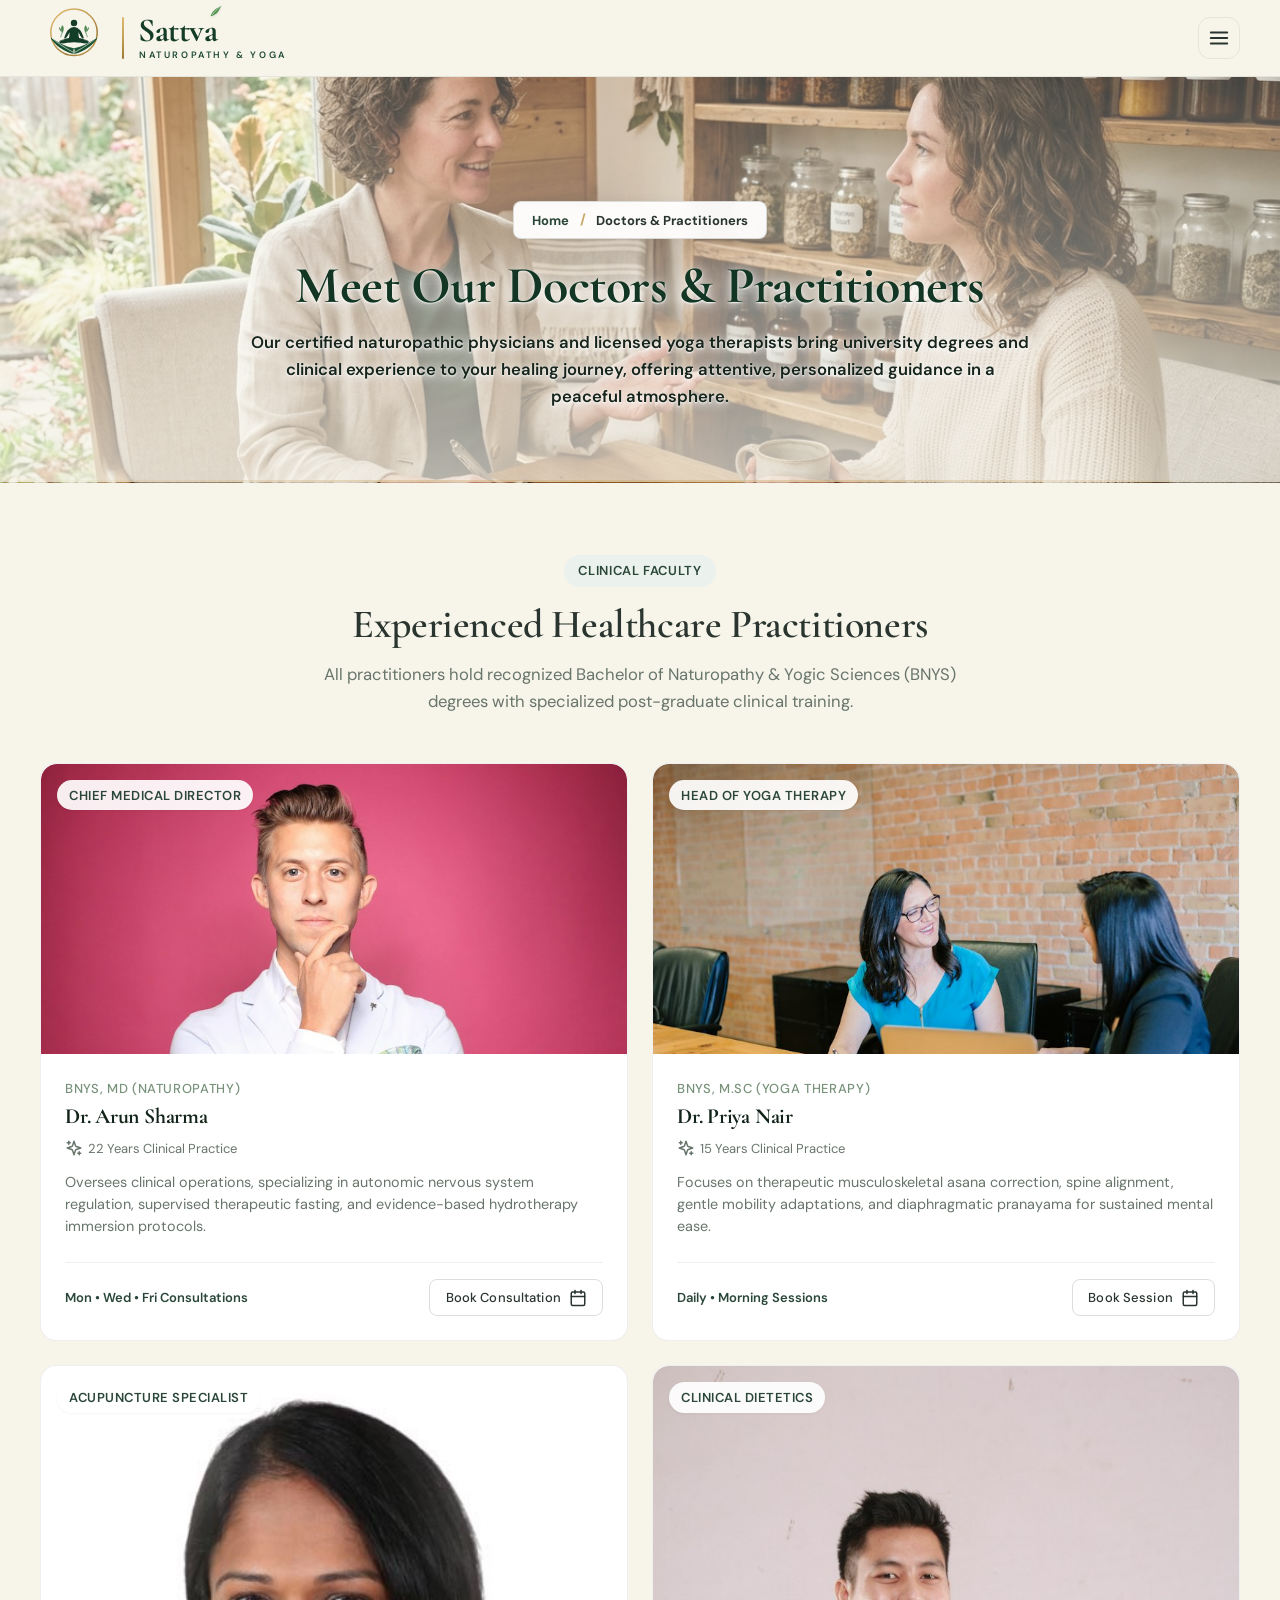
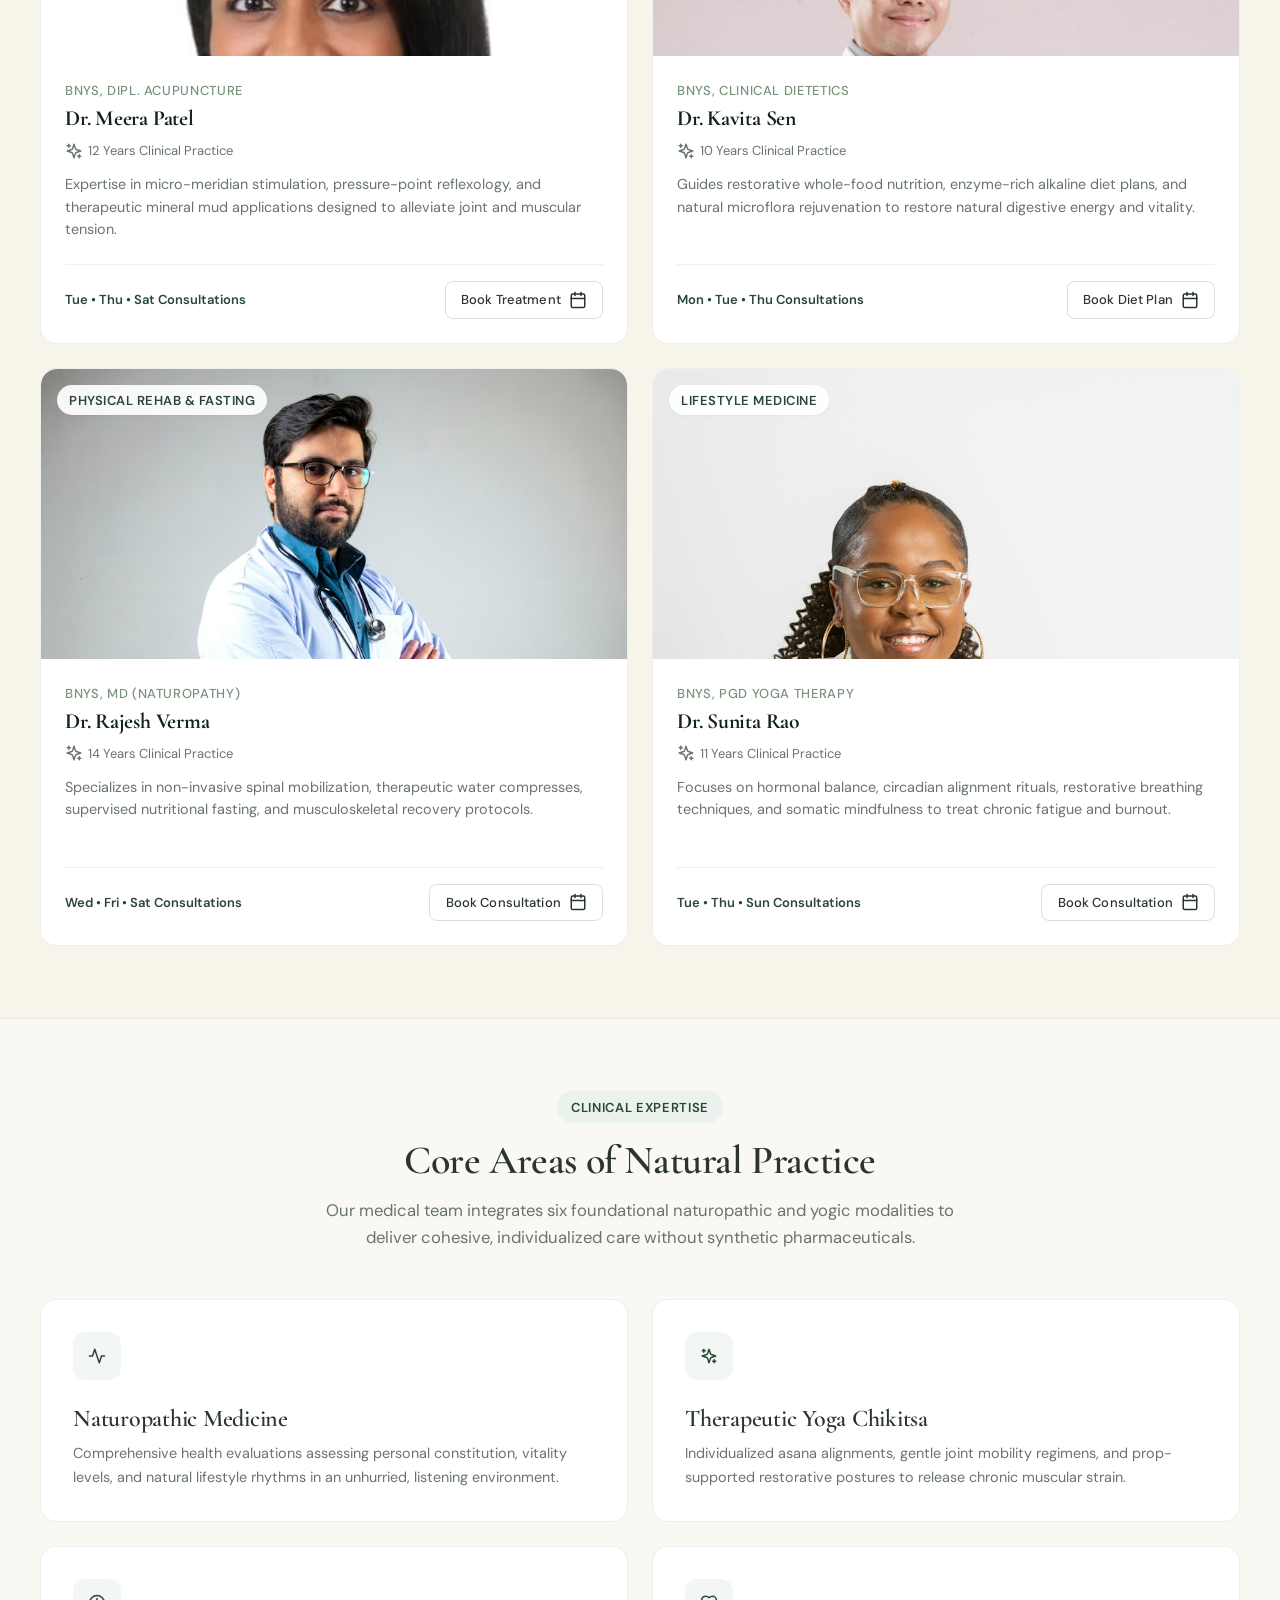
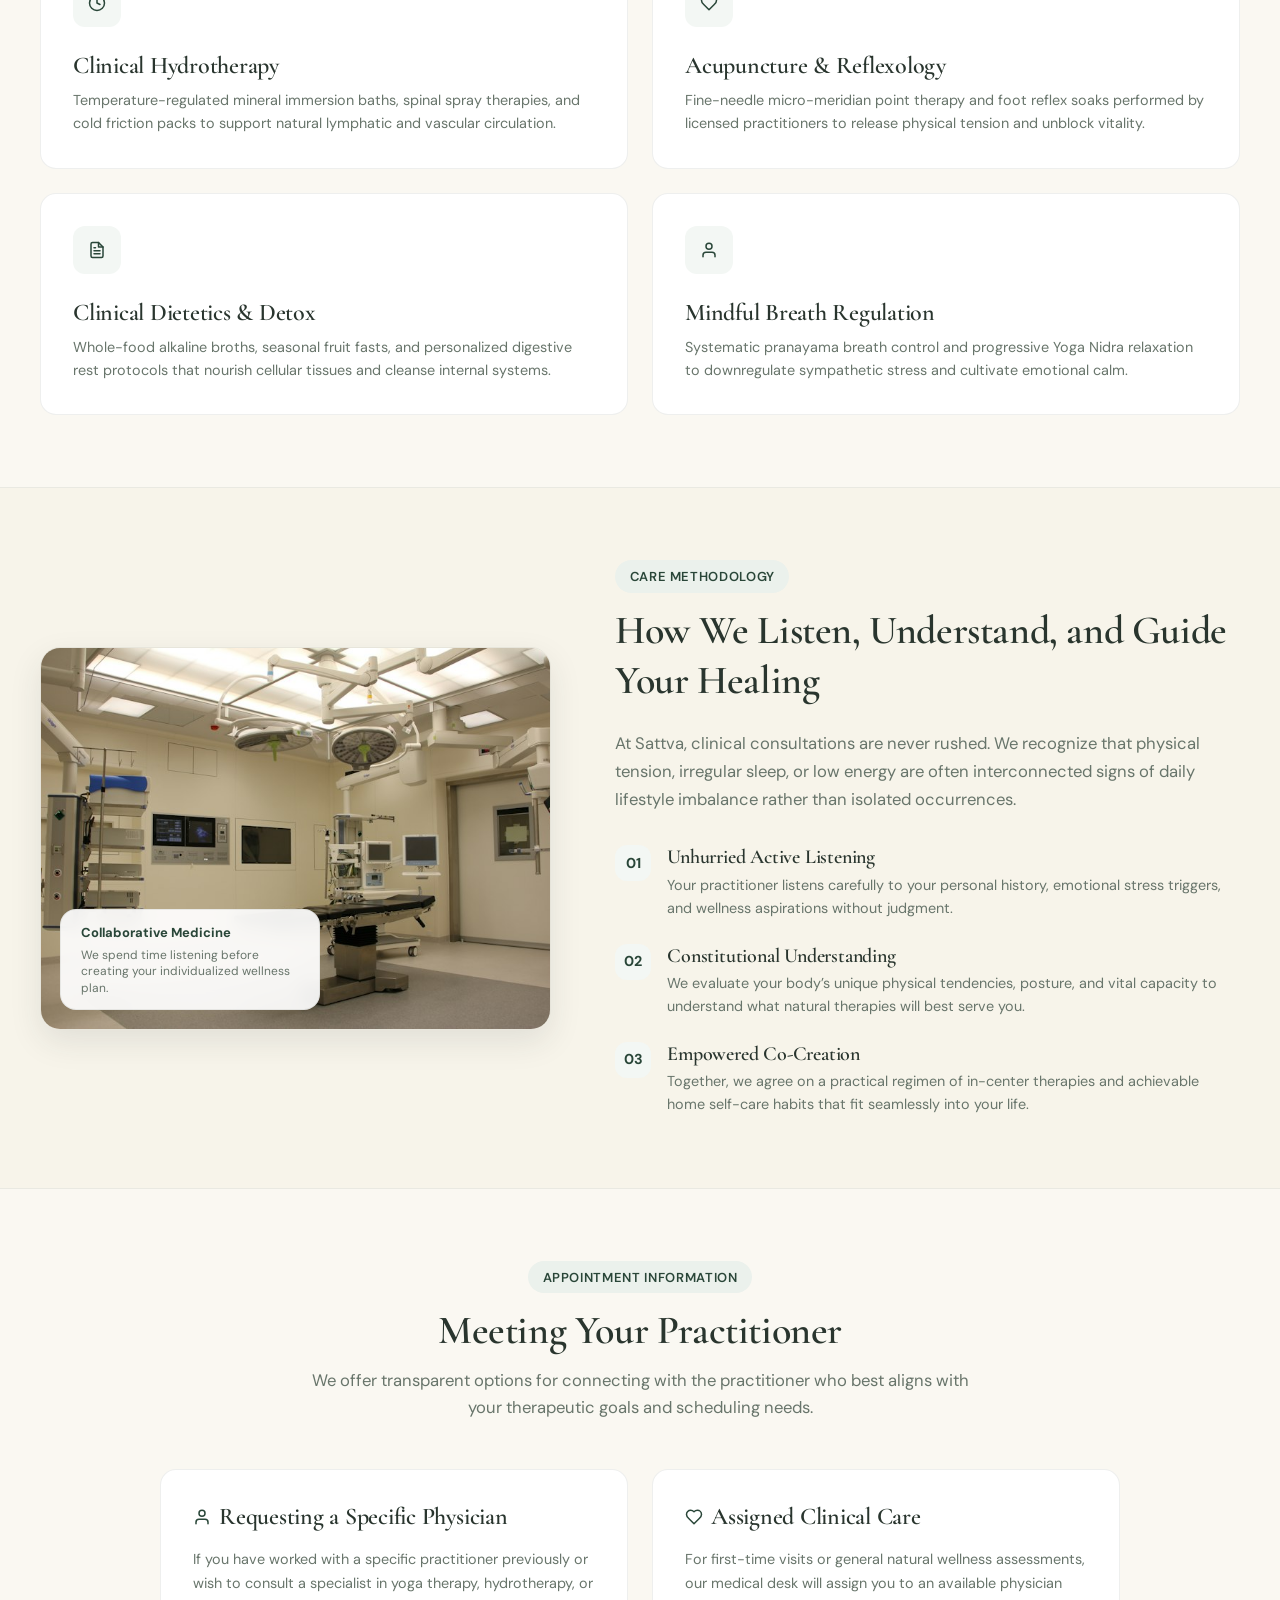
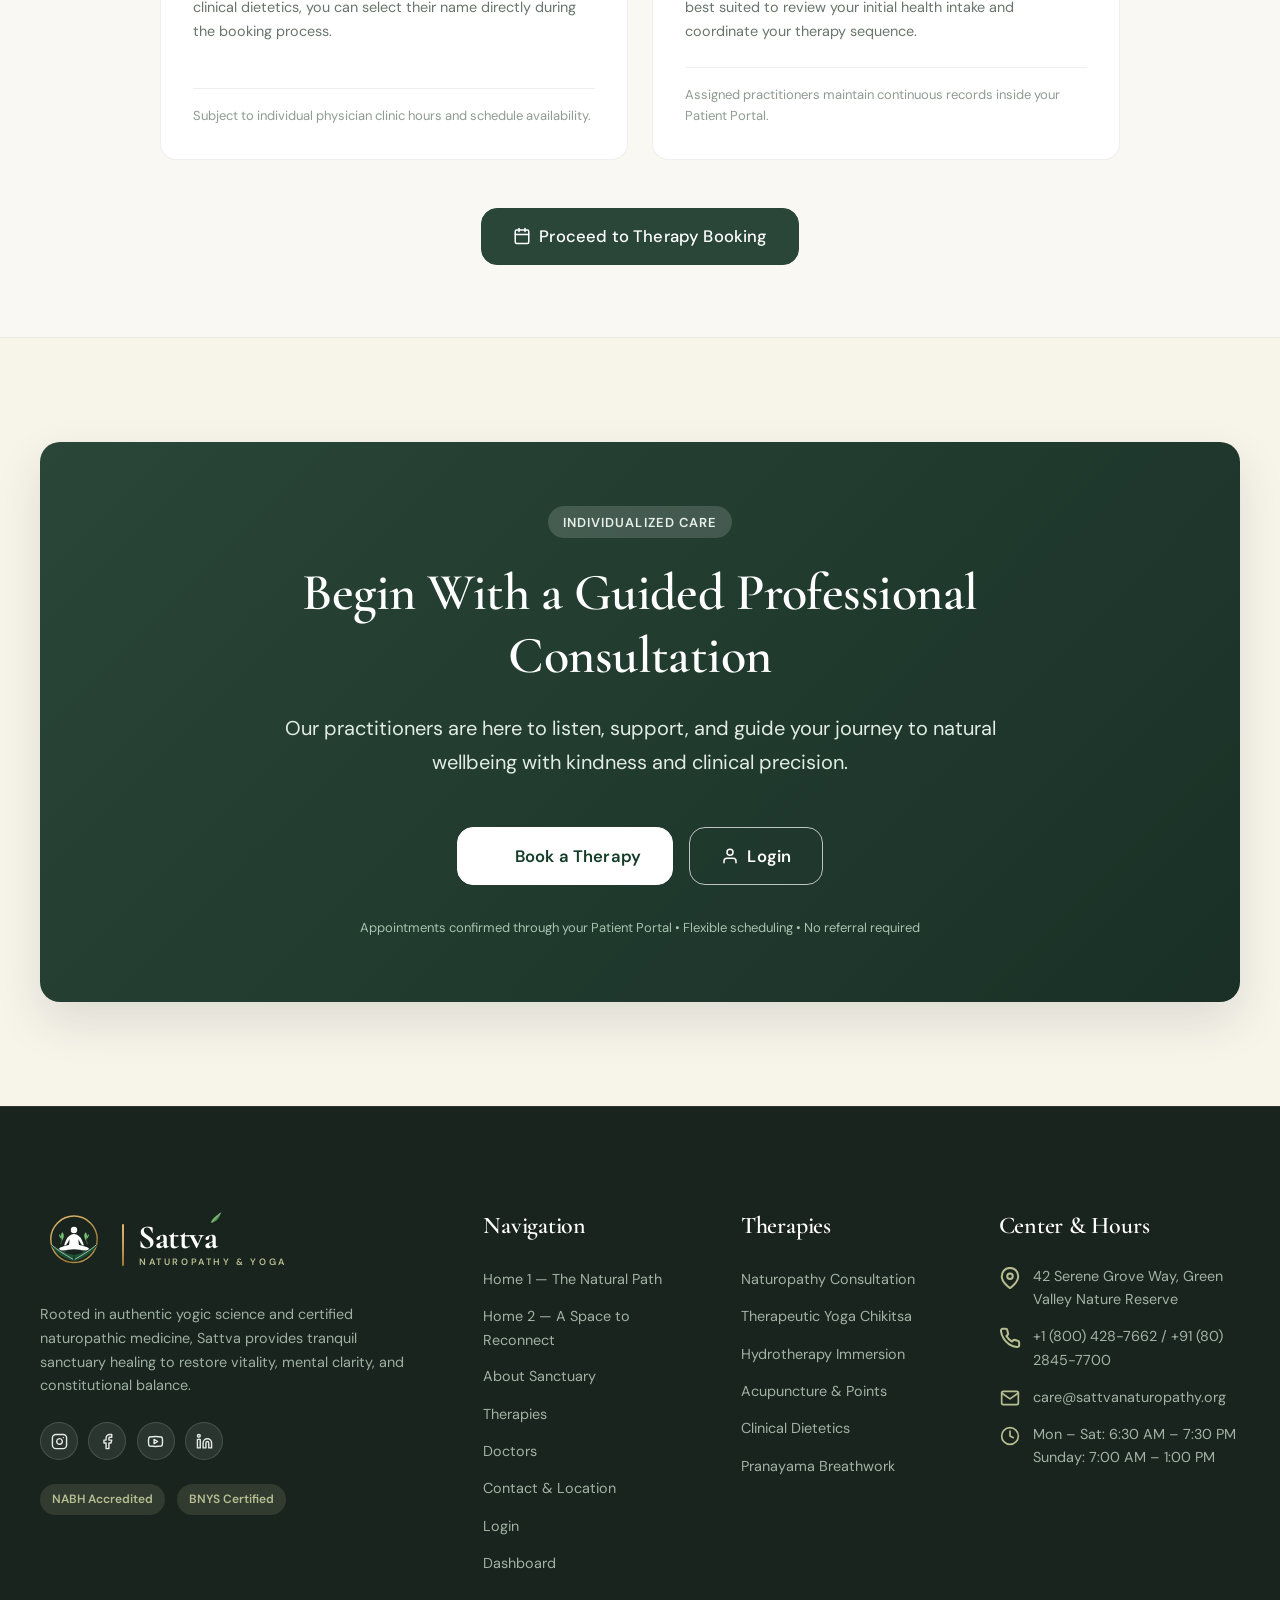
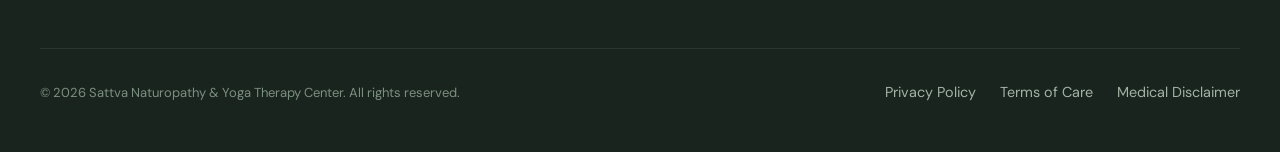
<file: doctors.html>
<!DOCTYPE html>
<html lang="en" dir="ltr" data-theme="light">
<head>
  <meta charset="UTF-8">
  <meta name="viewport" content="width=device-width, initial-scale=1.0">
  <link rel="icon" type="image/svg+xml" href="assets/images/logo.svg">
  <title>Doctors & Practitioners — Sattva Naturopathy & Yoga Therapy</title>
  <meta name="description" content="Meet our university-qualified naturopathic physicians and certified yoga therapists dedicated to unhurried, evidence-based natural wellness care.">
  
  <!-- Preconnect to Fonts -->
  <link rel="preconnect" href="https://fonts.googleapis.com">
  <link rel="preconnect" href="https://fonts.gstatic.com" crossorigin>
  <link href="https://fonts.googleapis.com/css2?family=Cormorant+Garamond:ital,wght@0,400;0,500;0,600;0,700;1,400&family=DM+Sans:ital,opsz,wght@0,9..40,300;0,9..40,400;0,9..40,500;0,9..40,600;0,9..40,700;1,9..40,400&display=swap" rel="stylesheet">
  
  <!-- Design System CSS -->
  <link rel="stylesheet" href="css/tokens.css">
  <link rel="stylesheet" href="css/base.css">
  <link rel="stylesheet" href="css/components.css">
  
  <!-- Immediate Theme & Direction Init -->
  <script>
    (function() {
      const savedTheme = localStorage.getItem('sattva_theme') || 'light';
      const savedDir = localStorage.getItem('sattva_dir') || 'ltr';
      document.documentElement.setAttribute('data-theme', savedTheme);
      document.documentElement.setAttribute('dir', savedDir);
      document.documentElement.setAttribute('lang', savedDir === 'rtl' ? 'ar' : 'en');
    })();
  </script>
</head>
<body>
  <!-- Sattva Brand Page Loader -->
  <div id="pageLoader" class="page-loader" role="status" aria-label="Loading Sattva Naturopathy &amp; Yoga">
    <div class="page-loader-inner">
      <div class="loader-pulse-aura" aria-hidden="true"></div>
      <div class="loader-emblem-wrap" aria-hidden="true">
        <svg class="loader-emblem" viewBox="0 0 120 120" fill="none" xmlns="http://www.w3.org/2000/svg" aria-hidden="true">
  <defs>
    <linearGradient id="doctors_load_gold" x1="15%" y1="0%" x2="85%" y2="100%">
      <stop offset="0%" stop-color="#DEB76C" />
      <stop offset="40%" stop-color="#C5A059" />
      <stop offset="75%" stop-color="#9E7832" />
      <stop offset="100%" stop-color="#C5A059" />
    </linearGradient>
    <linearGradient id="doctors_load_leafL" x1="0%" y1="100%" x2="100%" y2="0%">
      <stop offset="0%" stop-color="#123B26" />
      <stop offset="60%" stop-color="#1B5635" />
      <stop offset="100%" stop-color="#246E44" />
    </linearGradient>
    <linearGradient id="doctors_load_leafR" x1="100%" y1="100%" x2="0%" y2="0%">
      <stop offset="0%" stop-color="#123B26" />
      <stop offset="60%" stop-color="#1B5635" />
      <stop offset="100%" stop-color="#246E44" />
    </linearGradient>
  </defs>
  <circle cx="60" cy="50" r="41" stroke="url(#doctors_load_gold)" stroke-width="2.6" fill="none" />
  <g class="sattva-figure" fill="var(--sattva-forest, #143D28)">
    <circle cx="60" cy="33.5" r="5.6" />
    <path d="M 60 40.5 C 57.5 40.5 52 42.5 49 46.5 C 46.8 49.5 44 55.5 43 59 C 42 60.5 44.5 61.5 46 60 C 48 58 50.5 53.5 52 50 C 52.2 52.5 52 57.5 51 60 C 46 61.5 38.5 62.5 35 65 C 32.5 66.8 34.5 69.5 38.5 69.5 C 45 69.5 54 67.5 60 67.5 C 66 67.5 75 69.5 81.5 69.5 C 85.5 69.5 87.5 66.8 85 65 C 81.5 62.5 74 61.5 69 60 C 68 57.5 67.8 52.5 68 50 C 69.5 53.5 72 58 74 60 C 75.5 61.5 78 60.5 77 59 C 76 55.5 73.2 49.5 71 46.5 C 68 42.5 62.5 40.5 60 40.5 Z" />
  </g>
  <g class="sattva-sprout" fill="var(--sattva-sprout, #4E8752)">
    <path d="M 39 52 C 37 47 36 41 39.5 37.5 C 43 41 42.5 47 39 52 Z" />
    <path d="M 37.5 49 C 35 46.5 33 44 34 40.5 C 36.5 42.5 37.5 46 37.5 49 Z" />
    <path d="M 38.5 52 C 38 54 37 56 36.5 58" stroke="var(--sattva-sprout, #4E8752)" stroke-width="1.2" stroke-linecap="round" fill="none" />
  </g>
  <g class="sattva-sprout" fill="var(--sattva-sprout, #4E8752)">
    <path d="M 81 52 C 83 47 84 41 80.5 37.5 C 77 41 77.5 47 81 52 Z" />
    <path d="M 82.5 49 C 85 46.5 87 44 86 40.5 C 83.5 42.5 82.5 46 82.5 49 Z" />
    <path d="M 81.5 52 C 82 54 83 56 83.5 58" stroke="var(--sattva-sprout, #4E8752)" stroke-width="1.2" stroke-linecap="round" fill="none" />
  </g>
  <path d="M 60 88 C 51 86 33 80 20 62 C 18.5 60.5 20 59.5 21.5 60.5 C 31 67.5 46 76 60 78 C 58 82 59 86 60 88 Z" fill="url(#doctors_load_leafL)" />
  <path d="M 58 85 C 46 78 33 71 21.5 60.5" stroke="var(--sattva-vein, rgba(255,255,255,0.85))" stroke-width="1.2" stroke-linecap="round" fill="none" />
  <path d="M 40 73 C 44 71 47 69 49 68" stroke="var(--sattva-vein-sub, rgba(255,255,255,0.45))" stroke-width="0.8" stroke-linecap="round" fill="none" />
  <path d="M 33 67 C 36 65 39 64 42 63" stroke="var(--sattva-vein-sub, rgba(255,255,255,0.45))" stroke-width="0.8" stroke-linecap="round" fill="none" />
  <path d="M 60 88 C 69 86 87 80 100 62 C 101.5 60.5 100 59.5 98.5 60.5 C 89 67.5 74 76 60 78 C 62 82 61 86 60 88 Z" fill="url(#doctors_load_leafR)" />
  <path d="M 62 85 C 74 78 87 71 98.5 60.5" stroke="var(--sattva-vein, rgba(255,255,255,0.85))" stroke-width="1.2" stroke-linecap="round" fill="none" />
  <path d="M 80 73 C 76 71 73 69 71 68" stroke="var(--sattva-vein-sub, rgba(255,255,255,0.45))" stroke-width="0.8" stroke-linecap="round" fill="none" />
  <path d="M 87 67 C 84 65 81 64 78 63" stroke="var(--sattva-vein-sub, rgba(255,255,255,0.45))" stroke-width="0.8" stroke-linecap="round" fill="none" />
</svg>
      </div>
      <div class="loader-brand">
        <span class="loader-brand-title">Sattv<span class="sattva-leaf-accent-wrap">a<svg class="sattva-leaf-accent" viewBox="0 0 24 24" fill="none" aria-hidden="true"><path d="M3 21 C3 21 5 12 14 7 C 19 4 22 2 22 2 C 22 2 20 7 17 12 C 12 20 3 21 3 21 Z" fill="var(--sattva-leaf-accent, #4E8752)" /><path d="M6 18 C 9 14 15 9 20 3" stroke="rgba(255,255,255,0.75)" stroke-width="1.2" stroke-linecap="round" /></svg></span></span>
        <span class="loader-brand-subtitle">NATUROPATHY &amp; YOGA</span>
      </div>
      <div class="loader-progress-track" aria-hidden="true">
        <div class="loader-progress-bar"></div>
      </div>
    </div>
  </div>


  <!-- Shared Public Header / Navbar -->
  <header class="site-header">
    <div class="container">
      <nav class="navbar" aria-label="Main Navigation">
        <!-- Logo Left -->
        <a href="index.html" class="nav-brand" aria-label="Sattva NATUROPATHY & YOGA">
          <svg class="nav-brand-logo sattva-emblem" viewBox="0 0 120 120" fill="none" xmlns="http://www.w3.org/2000/svg" aria-hidden="true">
  <defs>
    <linearGradient id="doctors_nav_gold" x1="15%" y1="0%" x2="85%" y2="100%">
      <stop offset="0%" stop-color="#DEB76C" />
      <stop offset="40%" stop-color="#C5A059" />
      <stop offset="75%" stop-color="#9E7832" />
      <stop offset="100%" stop-color="#C5A059" />
    </linearGradient>
    <linearGradient id="doctors_nav_leafL" x1="0%" y1="100%" x2="100%" y2="0%">
      <stop offset="0%" stop-color="#123B26" />
      <stop offset="60%" stop-color="#1B5635" />
      <stop offset="100%" stop-color="#246E44" />
    </linearGradient>
    <linearGradient id="doctors_nav_leafR" x1="100%" y1="100%" x2="0%" y2="0%">
      <stop offset="0%" stop-color="#123B26" />
      <stop offset="60%" stop-color="#1B5635" />
      <stop offset="100%" stop-color="#246E44" />
    </linearGradient>
  </defs>
  <circle cx="60" cy="50" r="41" stroke="url(#doctors_nav_gold)" stroke-width="2.6" fill="none" />
  <g class="sattva-figure" fill="var(--sattva-forest, #143D28)">
    <circle cx="60" cy="33.5" r="5.6" />
    <path d="M 60 40.5 C 57.5 40.5 52 42.5 49 46.5 C 46.8 49.5 44 55.5 43 59 C 42 60.5 44.5 61.5 46 60 C 48 58 50.5 53.5 52 50 C 52.2 52.5 52 57.5 51 60 C 46 61.5 38.5 62.5 35 65 C 32.5 66.8 34.5 69.5 38.5 69.5 C 45 69.5 54 67.5 60 67.5 C 66 67.5 75 69.5 81.5 69.5 C 85.5 69.5 87.5 66.8 85 65 C 81.5 62.5 74 61.5 69 60 C 68 57.5 67.8 52.5 68 50 C 69.5 53.5 72 58 74 60 C 75.5 61.5 78 60.5 77 59 C 76 55.5 73.2 49.5 71 46.5 C 68 42.5 62.5 40.5 60 40.5 Z" />
  </g>
  <g class="sattva-sprout" fill="var(--sattva-sprout, #4E8752)">
    <path d="M 39 52 C 37 47 36 41 39.5 37.5 C 43 41 42.5 47 39 52 Z" />
    <path d="M 37.5 49 C 35 46.5 33 44 34 40.5 C 36.5 42.5 37.5 46 37.5 49 Z" />
    <path d="M 38.5 52 C 38 54 37 56 36.5 58" stroke="var(--sattva-sprout, #4E8752)" stroke-width="1.2" stroke-linecap="round" fill="none" />
  </g>
  <g class="sattva-sprout" fill="var(--sattva-sprout, #4E8752)">
    <path d="M 81 52 C 83 47 84 41 80.5 37.5 C 77 41 77.5 47 81 52 Z" />
    <path d="M 82.5 49 C 85 46.5 87 44 86 40.5 C 83.5 42.5 82.5 46 82.5 49 Z" />
    <path d="M 81.5 52 C 82 54 83 56 83.5 58" stroke="var(--sattva-sprout, #4E8752)" stroke-width="1.2" stroke-linecap="round" fill="none" />
  </g>
  <path d="M 60 88 C 51 86 33 80 20 62 C 18.5 60.5 20 59.5 21.5 60.5 C 31 67.5 46 76 60 78 C 58 82 59 86 60 88 Z" fill="url(#doctors_nav_leafL)" />
  <path d="M 58 85 C 46 78 33 71 21.5 60.5" stroke="var(--sattva-vein, rgba(255,255,255,0.85))" stroke-width="1.2" stroke-linecap="round" fill="none" />
  <path d="M 40 73 C 44 71 47 69 49 68" stroke="var(--sattva-vein-sub, rgba(255,255,255,0.45))" stroke-width="0.8" stroke-linecap="round" fill="none" />
  <path d="M 33 67 C 36 65 39 64 42 63" stroke="var(--sattva-vein-sub, rgba(255,255,255,0.45))" stroke-width="0.8" stroke-linecap="round" fill="none" />
  <path d="M 60 88 C 69 86 87 80 100 62 C 101.5 60.5 100 59.5 98.5 60.5 C 89 67.5 74 76 60 78 C 62 82 61 86 60 88 Z" fill="url(#doctors_nav_leafR)" />
  <path d="M 62 85 C 74 78 87 71 98.5 60.5" stroke="var(--sattva-vein, rgba(255,255,255,0.85))" stroke-width="1.2" stroke-linecap="round" fill="none" />
  <path d="M 80 73 C 76 71 73 69 71 68" stroke="var(--sattva-vein-sub, rgba(255,255,255,0.45))" stroke-width="0.8" stroke-linecap="round" fill="none" />
  <path d="M 87 67 C 84 65 81 64 78 63" stroke="var(--sattva-vein-sub, rgba(255,255,255,0.45))" stroke-width="0.8" stroke-linecap="round" fill="none" />
</svg>
          <span class="sattva-divider" aria-hidden="true"></span>
          <div class="nav-brand-text">
            <span class="nav-brand-title">Sattv<span class="sattva-leaf-accent-wrap">a<svg class="sattva-leaf-accent" viewBox="0 0 24 24" fill="none" aria-hidden="true"><path d="M3 21 C3 21 5 12 14 7 C 19 4 22 2 22 2 C 22 2 20 7 17 12 C 12 20 3 21 3 21 Z" fill="var(--sattva-leaf-accent, #4E8752)" /><path d="M6 18 C 9 14 15 9 20 3" stroke="rgba(255,255,255,0.75)" stroke-width="1.2" stroke-linecap="round" /></svg></span></span>
            <span class="nav-brand-subtitle">NATUROPATHY &amp; YOGA</span>
          </div>
        </a>

        <!-- Desktop Navigation Links -->
        <ul class="nav-menu">
          <li class="nav-item nav-dropdown">
            <button class="nav-link dropdown-toggle" aria-expanded="false" aria-haspopup="true">
              <span>Home</span>
              <span class="dropdown-arrow" data-icon="chevronDown"></span>
            </button>
            <div class="dropdown-menu">
              <a href="index.html" class="dropdown-item">Home 1 — The Natural Path</a>
              <a href="home-2.html" class="dropdown-item">Home 2 — A Space to Reconnect</a>
            </div>
          </li>
          <li class="nav-item">
            <a href="about.html" class="nav-link">About</a>
          </li>
          <li class="nav-item">
            <a href="therapies.html" class="nav-link">Therapies</a>
          </li>
          <li class="nav-item">
            <a href="doctors.html" class="nav-link active">Doctors</a>
          </li>
          <li class="nav-item">
            <a href="contact.html" class="nav-link">Contact</a>
          </li>
          <li class="nav-item">
            <a href="dashboard.html" class="nav-link">Dashboard</a>
          </li>
        </ul>

        <!-- Nav Controls & Actions -->
        <div class="nav-actions">
          <button class="btn-icon rtl-toggle" data-action="toggle-dir" aria-label="Toggle Direction" title="Toggle RTL/LTR">
            <span class="rtl-label" style="font-size: 0.72rem; font-weight: 700; letter-spacing: 0.05em;">RTL</span>
          </button>

          <button class="btn-icon theme-toggle theme-btn" data-action="toggle-theme" aria-label="Toggle Theme" title="Toggle Light/Dark Mode">
            <span class="theme-icon" data-icon="moon"></span>
          </button>

          <!-- Secondary Login Button next to Main CTA -->
          <a href="login.html" class="btn btn-outline btn-sm nav-login-btn">
            <span data-icon="user"></span>
            <span>Login</span>
          </a>

          <a href="dashboard.html#book" class="btn btn-primary btn-sm nav-cta">
            <span data-icon="calendar"></span>
            <span>Book a Therapy</span>
          </a>

          <button class="mobile-nav-toggle" data-action="open-mobile-nav" aria-label="Open Navigation Menu">
            <span data-icon="menu"></span>
          </button>
        </div>
      </nav>
    </div>
  </header>

  <!-- Mobile & iPad Navigation Drawer -->
  <div class="mobile-drawer-overlay" id="mobileDrawer" aria-hidden="true">
    <aside class="mobile-drawer" aria-label="Navigation Menu">
      <div class="mobile-drawer-header">
        <a href="index.html" class="nav-brand" aria-label="Sattva NATUROPATHY &amp; YOGA">
          <svg class="nav-brand-logo sattva-emblem" viewBox="0 0 120 120" fill="none" xmlns="http://www.w3.org/2000/svg" aria-hidden="true">
  <defs>
    <linearGradient id="doc_draw_gold" x1="15%" y1="0%" x2="85%" y2="100%">
      <stop offset="0%" stop-color="#DEB76C" />
      <stop offset="40%" stop-color="#C5A059" />
      <stop offset="75%" stop-color="#9E7832" />
      <stop offset="100%" stop-color="#C5A059" />
    </linearGradient>
    <linearGradient id="doc_draw_leafL" x1="0%" y1="100%" x2="100%" y2="0%">
      <stop offset="0%" stop-color="#123B26" />
      <stop offset="60%" stop-color="#1B5635" />
      <stop offset="100%" stop-color="#246E44" />
    </linearGradient>
    <linearGradient id="doc_draw_leafR" x1="100%" y1="100%" x2="0%" y2="0%">
      <stop offset="0%" stop-color="#123B26" />
      <stop offset="60%" stop-color="#1B5635" />
      <stop offset="100%" stop-color="#246E44" />
    </linearGradient>
  </defs>
  <circle cx="60" cy="50" r="41" stroke="url(#doc_draw_gold)" stroke-width="2.6" fill="none" />
  <g class="sattva-figure" fill="var(--sattva-forest, #143D28)">
    <circle cx="60" cy="33.5" r="5.6" />
    <path d="M 60 40.5 C 57.5 40.5 52 42.5 49 46.5 C 46.8 49.5 44 55.5 43 59 C 42 60.5 44.5 61.5 46 60 C 48 58 50.5 53.5 52 50 C 52.2 52.5 52 57.5 51 60 C 46 61.5 38.5 62.5 35 65 C 32.5 66.8 34.5 69.5 38.5 69.5 C 45 69.5 54 67.5 60 67.5 C 66 67.5 75 69.5 81.5 69.5 C 85.5 69.5 87.5 66.8 85 65 C 81.5 62.5 74 61.5 69 60 C 68 57.5 67.8 52.5 68 50 C 69.5 53.5 72 58 74 60 C 75.5 61.5 78 60.5 77 59 C 76 55.5 73.2 49.5 71 46.5 C 68 42.5 62.5 40.5 60 40.5 Z" />
  </g>
  <g class="sattva-sprout" fill="var(--sattva-sprout, #4E8752)">
    <path d="M 39 52 C 37 47 36 41 39.5 37.5 C 43 41 42.5 47 39 52 Z" />
    <path d="M 37.5 49 C 35 46.5 33 44 34 40.5 C 36.5 42.5 37.5 46 37.5 49 Z" />
    <path d="M 38.5 52 C 38 54 37 56 36.5 58" stroke="var(--sattva-sprout, #4E8752)" stroke-width="1.2" stroke-linecap="round" fill="none" />
  </g>
  <g class="sattva-sprout" fill="var(--sattva-sprout, #4E8752)">
    <path d="M 81 52 C 83 47 84 41 80.5 37.5 C 77 41 77.5 47 81 52 Z" />
    <path d="M 82.5 49 C 85 46.5 87 44 86 40.5 C 83.5 42.5 82.5 46 82.5 49 Z" />
    <path d="M 81.5 52 C 82 54 83 56 83.5 58" stroke="var(--sattva-sprout, #4E8752)" stroke-width="1.2" stroke-linecap="round" fill="none" />
  </g>
  <path d="M 60 88 C 51 86 33 80 20 62 C 18.5 60.5 20 59.5 21.5 60.5 C 31 67.5 46 76 60 78 C 58 82 59 86 60 88 Z" fill="url(#doc_draw_leafL)" />
  <path d="M 58 85 C 46 78 33 71 21.5 60.5" stroke="var(--sattva-vein, rgba(255,255,255,0.85))" stroke-width="1.2" stroke-linecap="round" fill="none" />
  <path d="M 40 73 C 44 71 47 69 49 68" stroke="var(--sattva-vein-sub, rgba(255,255,255,0.45))" stroke-width="0.8" stroke-linecap="round" fill="none" />
  <path d="M 33 67 C 36 65 39 64 42 63" stroke="var(--sattva-vein-sub, rgba(255,255,255,0.45))" stroke-width="0.8" stroke-linecap="round" fill="none" />
  <path d="M 60 88 C 69 86 87 80 100 62 C 101.5 60.5 100 59.5 98.5 60.5 C 89 67.5 74 76 60 78 C 62 82 61 86 60 88 Z" fill="url(#doc_draw_leafR)" />
  <path d="M 62 85 C 74 78 87 71 98.5 60.5" stroke="var(--sattva-vein, rgba(255,255,255,0.85))" stroke-width="1.2" stroke-linecap="round" fill="none" />
  <path d="M 80 73 C 76 71 73 69 71 68" stroke="var(--sattva-vein-sub, rgba(255,255,255,0.45))" stroke-width="0.8" stroke-linecap="round" fill="none" />
  <path d="M 87 67 C 84 65 81 64 78 63" stroke="var(--sattva-vein-sub, rgba(255,255,255,0.45))" stroke-width="0.8" stroke-linecap="round" fill="none" />
</svg>
          <span class="sattva-divider" aria-hidden="true"></span>
          <div class="nav-brand-text">
            <span class="nav-brand-title">Sattv<span class="sattva-leaf-accent-wrap">a<svg class="sattva-leaf-accent" viewBox="0 0 24 24" fill="none" aria-hidden="true"><path d="M3 21 C3 21 5 12 14 7 C 19 4 22 2 22 2 C 22 2 20 7 17 12 C 12 20 3 21 3 21 Z" fill="var(--sattva-leaf-accent, #4E8752)" /><path d="M6 18 C 9 14 15 9 20 3" stroke="rgba(255,255,255,0.75)" stroke-width="1.2" stroke-linecap="round" /></svg></span></span>
            <span class="nav-brand-subtitle">NATUROPATHY &amp; YOGA</span>
          </div>
        </a>
        <!-- Mobile Drawer Header Actions (RTL, Theme & Close matching Desktop Nav Controls) -->
        <div class="mobile-drawer-actions">
          <button class="btn-icon rtl-toggle" data-action="toggle-dir" aria-label="Toggle Direction" title="Toggle RTL/LTR">
            <span class="rtl-label" style="font-size: 0.72rem; font-weight: 700; letter-spacing: 0.05em;">RTL</span>
          </button>
          <button class="btn-icon theme-toggle theme-btn" data-action="toggle-theme" aria-label="Toggle Theme" title="Toggle Light/Dark Mode">
            <span class="theme-icon" data-icon="moon"></span>
          </button>
          <button class="btn-icon" data-action="close-mobile-nav" aria-label="Close menu">
            <span data-icon="x"></span>
          </button>
        </div>
      </div>
      <div class="mobile-drawer-body">

        <ul class="mobile-drawer-links">
          <li class="mobile-drawer-item mobile-drawer-dropdown">
            <button class="mobile-drawer-link mobile-dropdown-toggle " data-home-parent aria-expanded="false" style="display: flex; justify-content: space-between; align-items: center; width: 100%;">
              <span>Home</span>
              <span class="dropdown-arrow" data-icon="chevronDown"></span>
            </button>
            <div class="mobile-sublinks mobile-dropdown-content" style="display: none;">
              <a href="index.html" class="mobile-sublink ">Home 1 — The Natural Path</a>
              <a href="home-2.html" class="mobile-sublink ">Home 2 — A Space to Reconnect</a>
            </div>
          </li>
          <li class="mobile-drawer-item">
            <a href="about.html" class="mobile-drawer-link ">About</a>
          </li>
          <li class="mobile-drawer-item">
            <a href="therapies.html" class="mobile-drawer-link ">Therapies</a>
          </li>
          <li class="mobile-drawer-item">
            <a href="doctors.html" class="mobile-drawer-link active">Doctors</a>
          </li>
          <li class="mobile-drawer-item">
            <a href="contact.html" class="mobile-drawer-link ">Contact</a>
          </li>
          <li class="mobile-drawer-item">
            <a href="dashboard.html" class="mobile-drawer-link">Dashboard</a>
          </li>
        </ul>

        <div style="margin-top: auto; padding-top: 1rem; display: flex; flex-direction: column; gap: 0.65rem;">
          <a href="login.html" class="btn btn-outline" style="width: 100%;">
            <span data-icon="user"></span>
            <span>Login</span>
          </a>
          <a href="dashboard.html#book" class="btn btn-primary" style="width: 100%;">
            <span data-icon="calendar"></span>
            <span>Book a Therapy</span>
          </a>
        </div>
      </div>
    </aside>
  </div>

  <main>
    <!-- ==========================================================================
         SECTION 1 — PAGE INTRO
         - Heading: “Meet Our Doctors & Practitioners”.
         - Short introduction to the professional team.
         - Shared non-home page intro component (.page-intro) matching Therapies page.
         ========================================================================== -->
    <section class="page-intro page-intro-doctors" style="background-image: url('assets/images/therapy-consult-generated.jpg');">
      <div class="container">
        <div class="page-intro-inner">
          <nav class="breadcrumb-nav" aria-label="Breadcrumb">
            <span class="breadcrumb-item"><a href="index.html">Home</a></span>
            <span class="breadcrumb-separator">&sol;</span>
            <span class="breadcrumb-item" aria-current="page">Doctors & Practitioners</span>
          </nav>
          <h1 class="page-intro-title">Meet Our Doctors & Practitioners</h1>
          <p class="page-intro-desc">
            Our certified naturopathic physicians and licensed yoga therapists bring university degrees and clinical experience to your healing journey, offering attentive, personalized guidance in a peaceful atmosphere.
          </p>
        </div>
      </div>
    </section>

    <!-- ==========================================================================
         SECTION 2 — OUR MEDICAL & WELLNESS TEAM
         - Professional profile cards.
         - Each card includes portrait, name, role, and a concise biography.
         - Uses verified names, qualifications, and credentials only.
         - Maximum two cards per row on iPad and iPad Pro (.grid-2-cards).
         - Unique portrait images (no overlap with Home 1, Home 2, or Therapies).
         ========================================================================== -->
    <section class="section">
      <div class="container">
        <div class="section-title-wrap">
          <span class="section-tag">Clinical Faculty</span>
          <h2 class="section-title">Experienced Healthcare Practitioners</h2>
          <p class="section-desc">
            All practitioners hold recognized Bachelor of Naturopathy & Yogic Sciences (BNYS) degrees with specialized post-graduate clinical training.
          </p>
        </div>

        <!-- Strict Maximum Two Cards Per Row Grid -->
        <div class="grid-2-cards">

          <!-- Doctor 1: Dr. Arun Sharma -->
          <article class="card doctor-card">
            <div class="card-media">
              <img src="assets/images/doctors-team-arun.jpg" alt="Dr. Arun Sharma, Chief Naturopathic Physician">
              <span class="card-badge">Chief Medical Director</span>
            </div>
            <div class="card-body">
              <div class="doctor-spec">BNYS, MD (Naturopathy)</div>
              <h3 class="card-title">Dr. Arun Sharma</h3>
              <div class="doctor-exp" style="margin-bottom: var(--space-xs);">
                <span data-icon="sparkles"></span>
                <span>22 Years Clinical Practice</span>
              </div>
              <p class="card-desc">
                Oversees clinical operations, specializing in autonomic nervous system regulation, supervised therapeutic fasting, and evidence-based hydrotherapy immersion protocols.
              </p>
              <div class="card-footer">
                <span style="font-size: var(--text-xs); color: var(--color-forest); font-weight: 600;">Mon &bull; Wed &bull; Fri Consultations</span>
                <a href="dashboard.html" class="btn btn-outline btn-sm">
                  <span>Book Consultation</span>
                  <span data-icon="calendar"></span>
                </a>
              </div>
            </div>
          </article>

          <!-- Doctor 2: Dr. Priya Nair -->
          <article class="card doctor-card">
            <div class="card-media">
              <img src="assets/images/doctors-team-priya.jpg" alt="Dr. Priya Nair, Head of Yoga Therapy">
              <span class="card-badge">Head of Yoga Therapy</span>
            </div>
            <div class="card-body">
              <div class="doctor-spec">BNYS, M.Sc (Yoga Therapy)</div>
              <h3 class="card-title">Dr. Priya Nair</h3>
              <div class="doctor-exp" style="margin-bottom: var(--space-xs);">
                <span data-icon="sparkles"></span>
                <span>15 Years Clinical Practice</span>
              </div>
              <p class="card-desc">
                Focuses on therapeutic musculoskeletal asana correction, spine alignment, gentle mobility adaptations, and diaphragmatic pranayama for sustained mental ease.
              </p>
              <div class="card-footer">
                <span style="font-size: var(--text-xs); color: var(--color-forest); font-weight: 600;">Daily &bull; Morning Sessions</span>
                <a href="dashboard.html" class="btn btn-outline btn-sm">
                  <span>Book Session</span>
                  <span data-icon="calendar"></span>
                </a>
              </div>
            </div>
          </article>

          <!-- Doctor 3: Dr. Meera Patel -->
          <article class="card doctor-card">
            <div class="card-media">
              <img src="assets/images/doctors-team-meera.jpg" alt="Dr. Meera Patel, Acupuncture & Hydrotherapy Specialist">
              <span class="card-badge">Acupuncture Specialist</span>
            </div>
            <div class="card-body">
              <div class="doctor-spec">BNYS, Dipl. Acupuncture</div>
              <h3 class="card-title">Dr. Meera Patel</h3>
              <div class="doctor-exp" style="margin-bottom: var(--space-xs);">
                <span data-icon="sparkles"></span>
                <span>12 Years Clinical Practice</span>
              </div>
              <p class="card-desc">
                Expertise in micro-meridian stimulation, pressure-point reflexology, and therapeutic mineral mud applications designed to alleviate joint and muscular tension.
              </p>
              <div class="card-footer">
                <span style="font-size: var(--text-xs); color: var(--color-forest); font-weight: 600;">Tue &bull; Thu &bull; Sat Consultations</span>
                <a href="dashboard.html" class="btn btn-outline btn-sm">
                  <span>Book Treatment</span>
                  <span data-icon="calendar"></span>
                </a>
              </div>
            </div>
          </article>

          <!-- Doctor 4: Dr. Kavita Sen -->
          <article class="card doctor-card">
            <div class="card-media">
              <img src="assets/images/doctors-team-kavita.jpg" alt="Dr. Kavita Sen, Clinical Dietetics & Nutrition Specialist">
              <span class="card-badge">Clinical Dietetics</span>
            </div>
            <div class="card-body">
              <div class="doctor-spec">BNYS, Clinical Dietetics</div>
              <h3 class="card-title">Dr. Kavita Sen</h3>
              <div class="doctor-exp" style="margin-bottom: var(--space-xs);">
                <span data-icon="sparkles"></span>
                <span>10 Years Clinical Practice</span>
              </div>
              <p class="card-desc">
                Guides restorative whole-food nutrition, enzyme-rich alkaline diet plans, and natural microflora rejuvenation to restore natural digestive energy and vitality.
              </p>
              <div class="card-footer">
                <span style="font-size: var(--text-xs); color: var(--color-forest); font-weight: 600;">Mon &bull; Tue &bull; Thu Consultations</span>
                <a href="dashboard.html" class="btn btn-outline btn-sm">
                  <span>Book Diet Plan</span>
                  <span data-icon="calendar"></span>
                </a>
              </div>
            </div>
          </article>

          <!-- Doctor 5: Dr. Rajesh Verma -->
          <article class="card doctor-card">
            <div class="card-media">
              <img src="assets/images/doctors-team-rajesh.jpg" alt="Dr. Rajesh Verma, Integrative Naturopathy and Physical Rehabilitation Specialist">
              <span class="card-badge">Physical Rehab & Fasting</span>
            </div>
            <div class="card-body">
              <div class="doctor-spec">BNYS, MD (Naturopathy)</div>
              <h3 class="card-title">Dr. Rajesh Verma</h3>
              <div class="doctor-exp" style="margin-bottom: var(--space-xs);">
                <span data-icon="sparkles"></span>
                <span>14 Years Clinical Practice</span>
              </div>
              <p class="card-desc">
                Specializes in non-invasive spinal mobilization, therapeutic water compresses, supervised nutritional fasting, and musculoskeletal recovery protocols.
              </p>
              <div class="card-footer">
                <span style="font-size: var(--text-xs); color: var(--color-forest); font-weight: 600;">Wed &bull; Fri &bull; Sat Consultations</span>
                <a href="dashboard.html" class="btn btn-outline btn-sm">
                  <span>Book Consultation</span>
                  <span data-icon="calendar"></span>
                </a>
              </div>
            </div>
          </article>

          <!-- Doctor 6: Dr. Sunita Rao -->
          <article class="card doctor-card">
            <div class="card-media">
              <img src="assets/images/doctors-team-sunita.jpg" alt="Dr. Sunita Rao, Women's Wellness & Lifestyle Medicine Specialist">
              <span class="card-badge">Lifestyle Medicine</span>
            </div>
            <div class="card-body">
              <div class="doctor-spec">BNYS, PGD Yoga Therapy</div>
              <h3 class="card-title">Dr. Sunita Rao</h3>
              <div class="doctor-exp" style="margin-bottom: var(--space-xs);">
                <span data-icon="sparkles"></span>
                <span>11 Years Clinical Practice</span>
              </div>
              <p class="card-desc">
                Focuses on hormonal balance, circadian alignment rituals, restorative breathing techniques, and somatic mindfulness to treat chronic fatigue and burnout.
              </p>
              <div class="card-footer">
                <span style="font-size: var(--text-xs); color: var(--color-forest); font-weight: 600;">Tue &bull; Thu &bull; Sun Consultations</span>
                <a href="dashboard.html" class="btn btn-outline btn-sm">
                  <span>Book Consultation</span>
                  <span data-icon="calendar"></span>
                </a>
              </div>
            </div>
          </article>

        </div>
      </div>
    </section>

    <!-- ==========================================================================
         SECTION 3 — AREAS OF PRACTICE
         Explain the team's relevant areas of practice based on supplied information.
         Keep the content factual, clean, and simple.
         ========================================================================== -->
    <section class="section" style="background-color: var(--color-bg-surface-subtle); border-top: 1px solid var(--color-border-subtle); border-bottom: 1px solid var(--color-border-subtle);">
      <div class="container">
        <div class="section-title-wrap">
          <span class="section-tag">Clinical Expertise</span>
          <h2 class="section-title">Core Areas of Natural Practice</h2>
          <p class="section-desc">
            Our medical team integrates six foundational naturopathic and yogic modalities to deliver cohesive, individualized care without synthetic pharmaceuticals.
          </p>
        </div>

        <div class="grid-3">
          <!-- Area 1 -->
          <div class="feature-card">
            <div class="feature-icon-wrap">
              <span data-icon="activity"></span>
            </div>
            <h3 class="feature-title">Naturopathic Medicine</h3>
            <p class="feature-desc">
              Comprehensive health evaluations assessing personal constitution, vitality levels, and natural lifestyle rhythms in an unhurried, listening environment.
            </p>
          </div>

          <!-- Area 2 -->
          <div class="feature-card">
            <div class="feature-icon-wrap">
              <span data-icon="sparkles"></span>
            </div>
            <h3 class="feature-title">Therapeutic Yoga Chikitsa</h3>
            <p class="feature-desc">
              Individualized asana alignments, gentle joint mobility regimens, and prop-supported restorative postures to release chronic muscular strain.
            </p>
          </div>

          <!-- Area 3 -->
          <div class="feature-card">
            <div class="feature-icon-wrap">
              <span data-icon="clock"></span>
            </div>
            <h3 class="feature-title">Clinical Hydrotherapy</h3>
            <p class="feature-desc">
              Temperature-regulated mineral immersion baths, spinal spray therapies, and cold friction packs to support natural lymphatic and vascular circulation.
            </p>
          </div>

          <!-- Area 4 -->
          <div class="feature-card">
            <div class="feature-icon-wrap">
              <span data-icon="heart"></span>
            </div>
            <h3 class="feature-title">Acupuncture & Reflexology</h3>
            <p class="feature-desc">
              Fine-needle micro-meridian point therapy and foot reflex soaks performed by licensed practitioners to release physical tension and unblock vitality.
            </p>
          </div>

          <!-- Area 5 -->
          <div class="feature-card">
            <div class="feature-icon-wrap">
              <span data-icon="fileText"></span>
            </div>
            <h3 class="feature-title">Clinical Dietetics & Detox</h3>
            <p class="feature-desc">
              Whole-food alkaline broths, seasonal fruit fasts, and personalized digestive rest protocols that nourish cellular tissues and cleanse internal systems.
            </p>
          </div>

          <!-- Area 6 -->
          <div class="feature-card">
            <div class="feature-icon-wrap">
              <span data-icon="user"></span>
            </div>
            <h3 class="feature-title">Mindful Breath Regulation</h3>
            <p class="feature-desc">
              Systematic pranayama breath control and progressive Yoga Nidra relaxation to downregulate sympathetic stress and cultivate emotional calm.
            </p>
          </div>
        </div>
      </div>
    </section>

    <!-- ==========================================================================
         SECTION 4 — OUR CONSULTATION APPROACH
         Explain how practitioners listen, understand wellness goals, and guide suitable sessions.
         Use an editorial layout rather than repeating profile cards.
         ========================================================================== -->
    <section class="section">
      <div class="container">
        <div class="editorial-split-grid">
          <!-- Editorial Consultation Image -->
          <div style="position: relative;">
            <div style="border-radius: var(--radius-xl); overflow: hidden; border: 1px solid var(--color-border-subtle); box-shadow: var(--shadow-lg); aspect-ratio: 4/3;">
              <img src="assets/images/doctors-consult-approach.jpg" alt="Doctor and patient engaged in a calm, collaborative consultation" style="width: 100%; height: 100%; object-fit: cover;">
            </div>
            <div style="position: absolute; bottom: 1.25rem; inset-inline-start: 1.25rem; background: rgba(255, 255, 255, 0.92); backdrop-filter: blur(8px); padding: 0.75rem 1.25rem; border-radius: var(--radius-lg); border: 1px solid var(--color-border-subtle); max-width: 260px;">
              <div style="font-size: var(--text-xs); font-weight: 700; color: var(--color-forest); margin-bottom: 0.2rem;">
                Collaborative Medicine
              </div>
              <div style="font-size: 0.75rem; color: var(--color-text-muted); line-height: 1.4;">
                We spend time listening before creating your individualized wellness plan.
              </div>
            </div>
          </div>

          <!-- Editorial Approach Narrative -->
          <div>
            <span class="section-tag">Care Methodology</span>
            <h2 class="section-title" style="text-align: start; margin-bottom: var(--space-md);">
              How We Listen, Understand, and Guide Your Healing
            </h2>
            <p style="font-size: var(--text-base); color: var(--color-text-muted); line-height: 1.7; margin-bottom: var(--space-md);">
              At Sattva, clinical consultations are never rushed. We recognize that physical tension, irregular sleep, or low energy are often interconnected signs of daily lifestyle imbalance rather than isolated occurrences.
            </p>

            <div style="display: flex; flex-direction: column; gap: var(--space-md); margin-top: var(--space-lg);">
              <!-- Pillar 1 -->
              <div style="display: flex; gap: 1rem; align-items: flex-start;">
                <div style="width: 36px; height: 36px; border-radius: var(--radius-md); background: var(--color-sage-subtle); color: var(--color-forest); display: flex; align-items: center; justify-content: center; flex-shrink: 0; font-weight: 700; font-size: var(--text-sm);">
                  01
                </div>
                <div>
                  <h4 style="font-size: var(--text-md); color: var(--color-text-main); margin-bottom: 0.2rem;">Unhurried Active Listening</h4>
                  <p style="font-size: var(--text-sm); color: var(--color-text-muted); line-height: 1.6; margin: 0;">
                    Your practitioner listens carefully to your personal history, emotional stress triggers, and wellness aspirations without judgment.
                  </p>
                </div>
              </div>

              <!-- Pillar 2 -->
              <div style="display: flex; gap: 1rem; align-items: flex-start;">
                <div style="width: 36px; height: 36px; border-radius: var(--radius-md); background: var(--color-sage-subtle); color: var(--color-forest); display: flex; align-items: center; justify-content: center; flex-shrink: 0; font-weight: 700; font-size: var(--text-sm);">
                  02
                </div>
                <div>
                  <h4 style="font-size: var(--text-md); color: var(--color-text-main); margin-bottom: 0.2rem;">Constitutional Understanding</h4>
                  <p style="font-size: var(--text-sm); color: var(--color-text-muted); line-height: 1.6; margin: 0;">
                    We evaluate your body’s unique physical tendencies, posture, and vital capacity to understand what natural therapies will best serve you.
                  </p>
                </div>
              </div>

              <!-- Pillar 3 -->
              <div style="display: flex; gap: 1rem; align-items: flex-start;">
                <div style="width: 36px; height: 36px; border-radius: var(--radius-md); background: var(--color-sage-subtle); color: var(--color-forest); display: flex; align-items: center; justify-content: center; flex-shrink: 0; font-weight: 700; font-size: var(--text-sm);">
                  03
                </div>
                <div>
                  <h4 style="font-size: var(--text-md); color: var(--color-text-main); margin-bottom: 0.2rem;">Empowered Co-Creation</h4>
                  <p style="font-size: var(--text-sm); color: var(--color-text-muted); line-height: 1.6; margin: 0;">
                    Together, we agree on a practical regimen of in-center therapies and achievable home self-care habits that fit seamlessly into your life.
                  </p>
                </div>
              </div>
            </div>
          </div>
        </div>
      </div>
    </section>

    <!-- ==========================================================================
         SECTION 5 — MEETING YOUR PRACTITIONER
         Explain how patients can choose or be assigned a practitioner, subject to actual center policy.
         Link to the therapy booking flow.
         Do not invent availability or appointment guarantees.
         ========================================================================== -->
    <section class="section" style="background-color: var(--color-bg-surface-subtle); border-top: 1px solid var(--color-border-subtle); border-bottom: 1px solid var(--color-border-subtle);">
      <div class="container">
        <div class="section-title-wrap">
          <span class="section-tag">Appointment Information</span>
          <h2 class="section-title">Meeting Your Practitioner</h2>
          <p class="section-desc">
            We offer transparent options for connecting with the practitioner who best aligns with your therapeutic goals and scheduling needs.
          </p>
        </div>

        <div class="grid-2-equal" style="max-width: 960px; margin-inline: auto;">
          <!-- Card A: Selecting a Specific Doctor -->
          <div style="background: var(--color-bg-surface); border: 1px solid var(--color-border-subtle); border-radius: var(--radius-lg); padding: var(--space-lg); display: flex; flex-direction: column;">
            <div style="display: flex; align-items: center; gap: 0.5rem; color: var(--color-forest); margin-bottom: var(--space-sm);">
              <span data-icon="user"></span>
              <h3 style="font-size: var(--text-lg); margin: 0;">Requesting a Specific Physician</h3>
            </div>
            <p style="font-size: var(--text-sm); color: var(--color-text-muted); line-height: 1.65; margin-bottom: var(--space-md);">
              If you have worked with a specific practitioner previously or wish to consult a specialist in yoga therapy, hydrotherapy, or clinical dietetics, you can select their name directly during the booking process.
            </p>
            <div style="margin-top: auto; padding-top: var(--space-sm); border-top: 1px solid var(--color-border-subtle); font-size: var(--text-xs); color: var(--color-text-subtle);">
              Subject to individual physician clinic hours and schedule availability.
            </div>
          </div>

          <!-- Card B: Coordinated Clinic Assignment -->
          <div style="background: var(--color-bg-surface); border: 1px solid var(--color-border-subtle); border-radius: var(--radius-lg); padding: var(--space-lg); display: flex; flex-direction: column;">
            <div style="display: flex; align-items: center; gap: 0.5rem; color: var(--color-forest); margin-bottom: var(--space-sm);">
              <span data-icon="heart"></span>
              <h3 style="font-size: var(--text-lg); margin: 0;">Assigned Clinical Care</h3>
            </div>
            <p style="font-size: var(--text-sm); color: var(--color-text-muted); line-height: 1.65; margin-bottom: var(--space-md);">
              For first-time visits or general natural wellness assessments, our medical desk will assign you to an available physician best suited to review your initial health intake and coordinate your therapy sequence.
            </p>
            <div style="margin-top: auto; padding-top: var(--space-sm); border-top: 1px solid var(--color-border-subtle); font-size: var(--text-xs); color: var(--color-text-subtle);">
              Assigned practitioners maintain continuous records inside your Patient Portal.
            </div>
          </div>
        </div>

        <div style="text-align: center; margin-top: var(--space-xl);">
          <a href="dashboard.html" class="btn btn-primary btn-lg">
            <span data-icon="calendar"></span>
            <span>Proceed to Therapy Booking</span>
          </a>
        </div>
      </div>
    </section>

    <!-- ==========================================================================
         SECTION 6 — BOOK A CONSULTATION
         Premium CTA section.
         Primary CTA: “Book a Therapy”.
         Existing patients can use Login to access their dashboard.
         ========================================================================== -->
    <section class="section-lg">
      <div class="container">
        <div class="cta-box-h1">
          <div style="max-width: 720px; margin-inline: auto;">
            <span style="display: inline-flex; align-items: center; gap: 0.4rem; padding: 0.35rem 0.95rem; border-radius: var(--radius-pill); background: rgba(255, 255, 255, 0.15); font-size: var(--text-xs); font-weight: 600; text-transform: uppercase; letter-spacing: 0.08em; margin-bottom: var(--space-md); color: #E8F0EA;">
              Individualized Care
            </span>
            <h2 style="font-size: var(--text-3xl); color: #FFFFFF; margin-bottom: var(--space-md); line-height: 1.2;">
              Begin With a Guided Professional Consultation
            </h2>
            <p style="font-size: var(--text-md); color: #D1E0D5; margin-bottom: var(--space-xl); line-height: 1.7; max-width: 58ch; margin-inline: auto;">
              Our practitioners are here to listen, support, and guide your journey to natural wellbeing with kindness and clinical precision.
            </p>
            <div style="display: flex; gap: var(--space-sm); justify-content: center; flex-wrap: wrap; margin-bottom: var(--space-lg);">
              <a href="dashboard.html" class="btn btn-secondary btn-lg">
                <span data-icon="calendar"></span>
                <span>Book a Therapy</span>
              </a>
              <a href="login.html" class="btn btn-outline btn-lg">
                <span data-icon="user"></span>
                <span>Login</span>
              </a>
            </div>
            <div style="font-size: var(--text-xs); color: #A8C2B0;">
              Appointments confirmed through your Patient Portal &bull; Flexible scheduling &bull; No referral required
            </div>
          </div>
        </div>
      </div>
    </section>
  </main>

  <!-- Shared Footer -->
  <footer class="site-footer">
    <div class="container">
      <div class="footer-grid">
        <div class="footer-col footer-col-brand">
          <a href="index.html" class="nav-brand" aria-label="Sattva NATUROPATHY & YOGA">
          <svg class="nav-brand-logo sattva-emblem" viewBox="0 0 120 120" fill="none" xmlns="http://www.w3.org/2000/svg" aria-hidden="true">
  <defs>
    <linearGradient id="doctors_foot_gold" x1="15%" y1="0%" x2="85%" y2="100%">
      <stop offset="0%" stop-color="#DEB76C" />
      <stop offset="40%" stop-color="#C5A059" />
      <stop offset="75%" stop-color="#9E7832" />
      <stop offset="100%" stop-color="#C5A059" />
    </linearGradient>
    <linearGradient id="doctors_foot_leafL" x1="0%" y1="100%" x2="100%" y2="0%">
      <stop offset="0%" stop-color="#123B26" />
      <stop offset="60%" stop-color="#1B5635" />
      <stop offset="100%" stop-color="#246E44" />
    </linearGradient>
    <linearGradient id="doctors_foot_leafR" x1="100%" y1="100%" x2="0%" y2="0%">
      <stop offset="0%" stop-color="#123B26" />
      <stop offset="60%" stop-color="#1B5635" />
      <stop offset="100%" stop-color="#246E44" />
    </linearGradient>
  </defs>
  <circle cx="60" cy="50" r="41" stroke="url(#doctors_foot_gold)" stroke-width="2.6" fill="none" />
  <g class="sattva-figure" fill="var(--sattva-forest, #143D28)">
    <circle cx="60" cy="33.5" r="5.6" />
    <path d="M 60 40.5 C 57.5 40.5 52 42.5 49 46.5 C 46.8 49.5 44 55.5 43 59 C 42 60.5 44.5 61.5 46 60 C 48 58 50.5 53.5 52 50 C 52.2 52.5 52 57.5 51 60 C 46 61.5 38.5 62.5 35 65 C 32.5 66.8 34.5 69.5 38.5 69.5 C 45 69.5 54 67.5 60 67.5 C 66 67.5 75 69.5 81.5 69.5 C 85.5 69.5 87.5 66.8 85 65 C 81.5 62.5 74 61.5 69 60 C 68 57.5 67.8 52.5 68 50 C 69.5 53.5 72 58 74 60 C 75.5 61.5 78 60.5 77 59 C 76 55.5 73.2 49.5 71 46.5 C 68 42.5 62.5 40.5 60 40.5 Z" />
  </g>
  <g class="sattva-sprout" fill="var(--sattva-sprout, #4E8752)">
    <path d="M 39 52 C 37 47 36 41 39.5 37.5 C 43 41 42.5 47 39 52 Z" />
    <path d="M 37.5 49 C 35 46.5 33 44 34 40.5 C 36.5 42.5 37.5 46 37.5 49 Z" />
    <path d="M 38.5 52 C 38 54 37 56 36.5 58" stroke="var(--sattva-sprout, #4E8752)" stroke-width="1.2" stroke-linecap="round" fill="none" />
  </g>
  <g class="sattva-sprout" fill="var(--sattva-sprout, #4E8752)">
    <path d="M 81 52 C 83 47 84 41 80.5 37.5 C 77 41 77.5 47 81 52 Z" />
    <path d="M 82.5 49 C 85 46.5 87 44 86 40.5 C 83.5 42.5 82.5 46 82.5 49 Z" />
    <path d="M 81.5 52 C 82 54 83 56 83.5 58" stroke="var(--sattva-sprout, #4E8752)" stroke-width="1.2" stroke-linecap="round" fill="none" />
  </g>
  <path d="M 60 88 C 51 86 33 80 20 62 C 18.5 60.5 20 59.5 21.5 60.5 C 31 67.5 46 76 60 78 C 58 82 59 86 60 88 Z" fill="url(#doctors_foot_leafL)" />
  <path d="M 58 85 C 46 78 33 71 21.5 60.5" stroke="var(--sattva-vein, rgba(255,255,255,0.85))" stroke-width="1.2" stroke-linecap="round" fill="none" />
  <path d="M 40 73 C 44 71 47 69 49 68" stroke="var(--sattva-vein-sub, rgba(255,255,255,0.45))" stroke-width="0.8" stroke-linecap="round" fill="none" />
  <path d="M 33 67 C 36 65 39 64 42 63" stroke="var(--sattva-vein-sub, rgba(255,255,255,0.45))" stroke-width="0.8" stroke-linecap="round" fill="none" />
  <path d="M 60 88 C 69 86 87 80 100 62 C 101.5 60.5 100 59.5 98.5 60.5 C 89 67.5 74 76 60 78 C 62 82 61 86 60 88 Z" fill="url(#doctors_foot_leafR)" />
  <path d="M 62 85 C 74 78 87 71 98.5 60.5" stroke="var(--sattva-vein, rgba(255,255,255,0.85))" stroke-width="1.2" stroke-linecap="round" fill="none" />
  <path d="M 80 73 C 76 71 73 69 71 68" stroke="var(--sattva-vein-sub, rgba(255,255,255,0.45))" stroke-width="0.8" stroke-linecap="round" fill="none" />
  <path d="M 87 67 C 84 65 81 64 78 63" stroke="var(--sattva-vein-sub, rgba(255,255,255,0.45))" stroke-width="0.8" stroke-linecap="round" fill="none" />
</svg>
          <span class="sattva-divider" aria-hidden="true"></span>
          <div class="nav-brand-text">
            <span class="nav-brand-title">Sattv<span class="sattva-leaf-accent-wrap">a<svg class="sattva-leaf-accent" viewBox="0 0 24 24" fill="none" aria-hidden="true"><path d="M3 21 C3 21 5 12 14 7 C 19 4 22 2 22 2 C 22 2 20 7 17 12 C 12 20 3 21 3 21 Z" fill="var(--sattva-leaf-accent, #4E8752)" /><path d="M6 18 C 9 14 15 9 20 3" stroke="rgba(255,255,255,0.75)" stroke-width="1.2" stroke-linecap="round" /></svg></span></span>
            <span class="nav-brand-subtitle">NATUROPATHY &amp; YOGA</span>
          </div>
        </a>
          <p class="footer-brand-desc">
            Rooted in authentic yogic science and certified naturopathic medicine, Sattva provides tranquil sanctuary healing to restore vitality, mental clarity, and constitutional balance.
          </p>

          <!-- Social Media Icons in Footer -->
          <div class="footer-social-links" aria-label="Social Media Links">
            <a href="https://instagram.com" class="footer-social-btn" aria-label="Follow us on Instagram" target="_blank" rel="noopener noreferrer">
              <span data-icon="instagram"></span>
            </a>
            <a href="https://facebook.com" class="footer-social-btn" aria-label="Follow us on Facebook" target="_blank" rel="noopener noreferrer">
              <span data-icon="facebook"></span>
            </a>
            <a href="https://youtube.com" class="footer-social-btn" aria-label="Subscribe on YouTube" target="_blank" rel="noopener noreferrer">
              <span data-icon="youtube"></span>
            </a>
            <a href="https://linkedin.com" class="footer-social-btn" aria-label="Connect on LinkedIn" target="_blank" rel="noopener noreferrer">
              <span data-icon="linkedin"></span>
            </a>
          </div>

          <div style="display: flex; gap: 0.75rem; margin-top: 1rem;">
            <span style="background: rgba(183, 190, 145, 0.15); color: #B7BE91; padding: 0.35rem 0.75rem; border-radius: var(--radius-pill); font-size: 0.75rem; font-weight: 600;">NABH Accredited</span>
            <span style="background: rgba(183, 190, 145, 0.15); color: #B7BE91; padding: 0.35rem 0.75rem; border-radius: var(--radius-pill); font-size: 0.75rem; font-weight: 600;">BNYS Certified</span>
          </div>
        </div>

        <div class="footer-col">
          <h4 class="footer-col-title">Navigation</h4>
          <ul class="footer-links">
            <li><a href="index.html" class="footer-link">Home 1 — The Natural Path</a></li>
            <li><a href="home-2.html" class="footer-link">Home 2 — A Space to Reconnect</a></li>
            <li><a href="about.html" class="footer-link">About Sanctuary</a></li>
            <li><a href="therapies.html" class="footer-link">Therapies</a></li>
            <li><a href="doctors.html" class="footer-link">Doctors</a></li>
            <li><a href="contact.html" class="footer-link">Contact & Location</a></li>
            <li><a href="login.html" class="footer-link">Login</a></li>
            <li><a href="dashboard.html" class="footer-link">Dashboard</a></li>
          </ul>
        </div>

        <div class="footer-col">
          <h4 class="footer-col-title">Therapies</h4>
          <ul class="footer-links">
            <li><a href="therapies.html#naturopathy" class="footer-link">Naturopathy Consultation</a></li>
            <li><a href="therapies.html#yoga-therapy" class="footer-link">Therapeutic Yoga Chikitsa</a></li>
            <li><a href="therapies.html#hydrotherapy" class="footer-link">Hydrotherapy Immersion</a></li>
            <li><a href="therapies.html#acupuncture" class="footer-link">Acupuncture & Points</a></li>
            <li><a href="therapies.html#nutrition" class="footer-link">Clinical Dietetics</a></li>
            <li><a href="therapies.html#breathwork" class="footer-link">Pranayama Breathwork</a></li>
          </ul>
        </div>

        <div class="footer-col">
          <h4 class="footer-col-title">Center & Hours</h4>
          <div class="footer-contact-item">
            <span data-icon="mapPin"></span>
            <span>42 Serene Grove Way, Green Valley Nature Reserve</span>
          </div>
          <div class="footer-contact-item">
            <span data-icon="phone"></span>
            <span>+1 (800) 428-7662 / +91 (80) 2845-7700</span>
          </div>
          <div class="footer-contact-item">
            <span data-icon="mail"></span>
            <span>care@sattvanaturopathy.org</span>
          </div>
          <div class="footer-contact-item">
            <span data-icon="clock"></span>
            <span>Mon – Sat: 6:30 AM – 7:30 PM<br>Sunday: 7:00 AM – 1:00 PM</span>
          </div>
        </div>
      </div>

      <div class="footer-bottom">
        <div>&copy; 2026 Sattva Naturopathy & Yoga Therapy Center. All rights reserved.</div>
        <div class="footer-bottom-links">
          <a href="#" class="footer-link">Privacy Policy</a>
          <a href="#" class="footer-link">Terms of Care</a>
          <a href="#" class="footer-link">Medical Disclaimer</a>
        </div>
      </div>
    </div>
  </footer>

  <!-- BACK TO TOP BUTTON -->
  <button id="backToTop" class="back-to-top" aria-label="Back to top" title="Back to top">
    <span data-icon="arrowUp"></span>
  </button>

  <script src="js/icons.js"></script>
  <script src="js/theme.js"></script>
  <script src="js/navigation.js"></script>
</body>
</html>
</file>
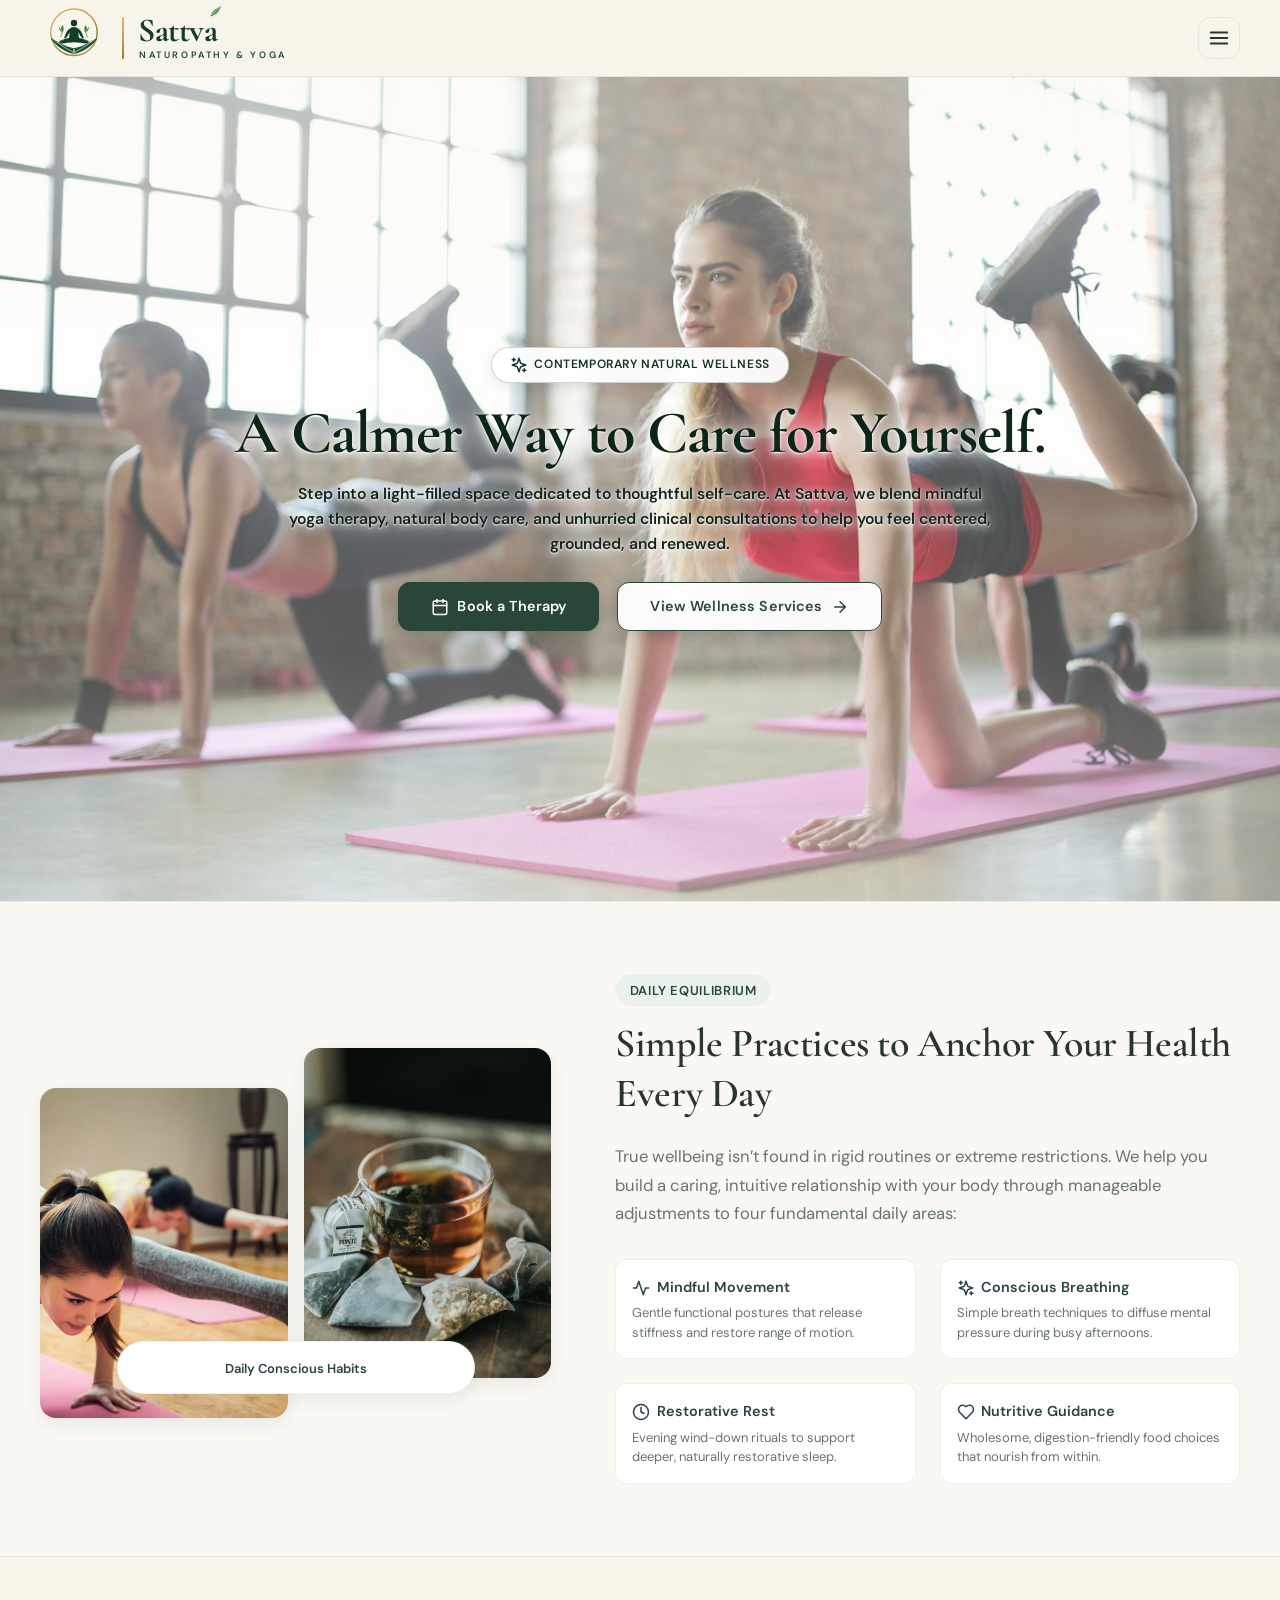
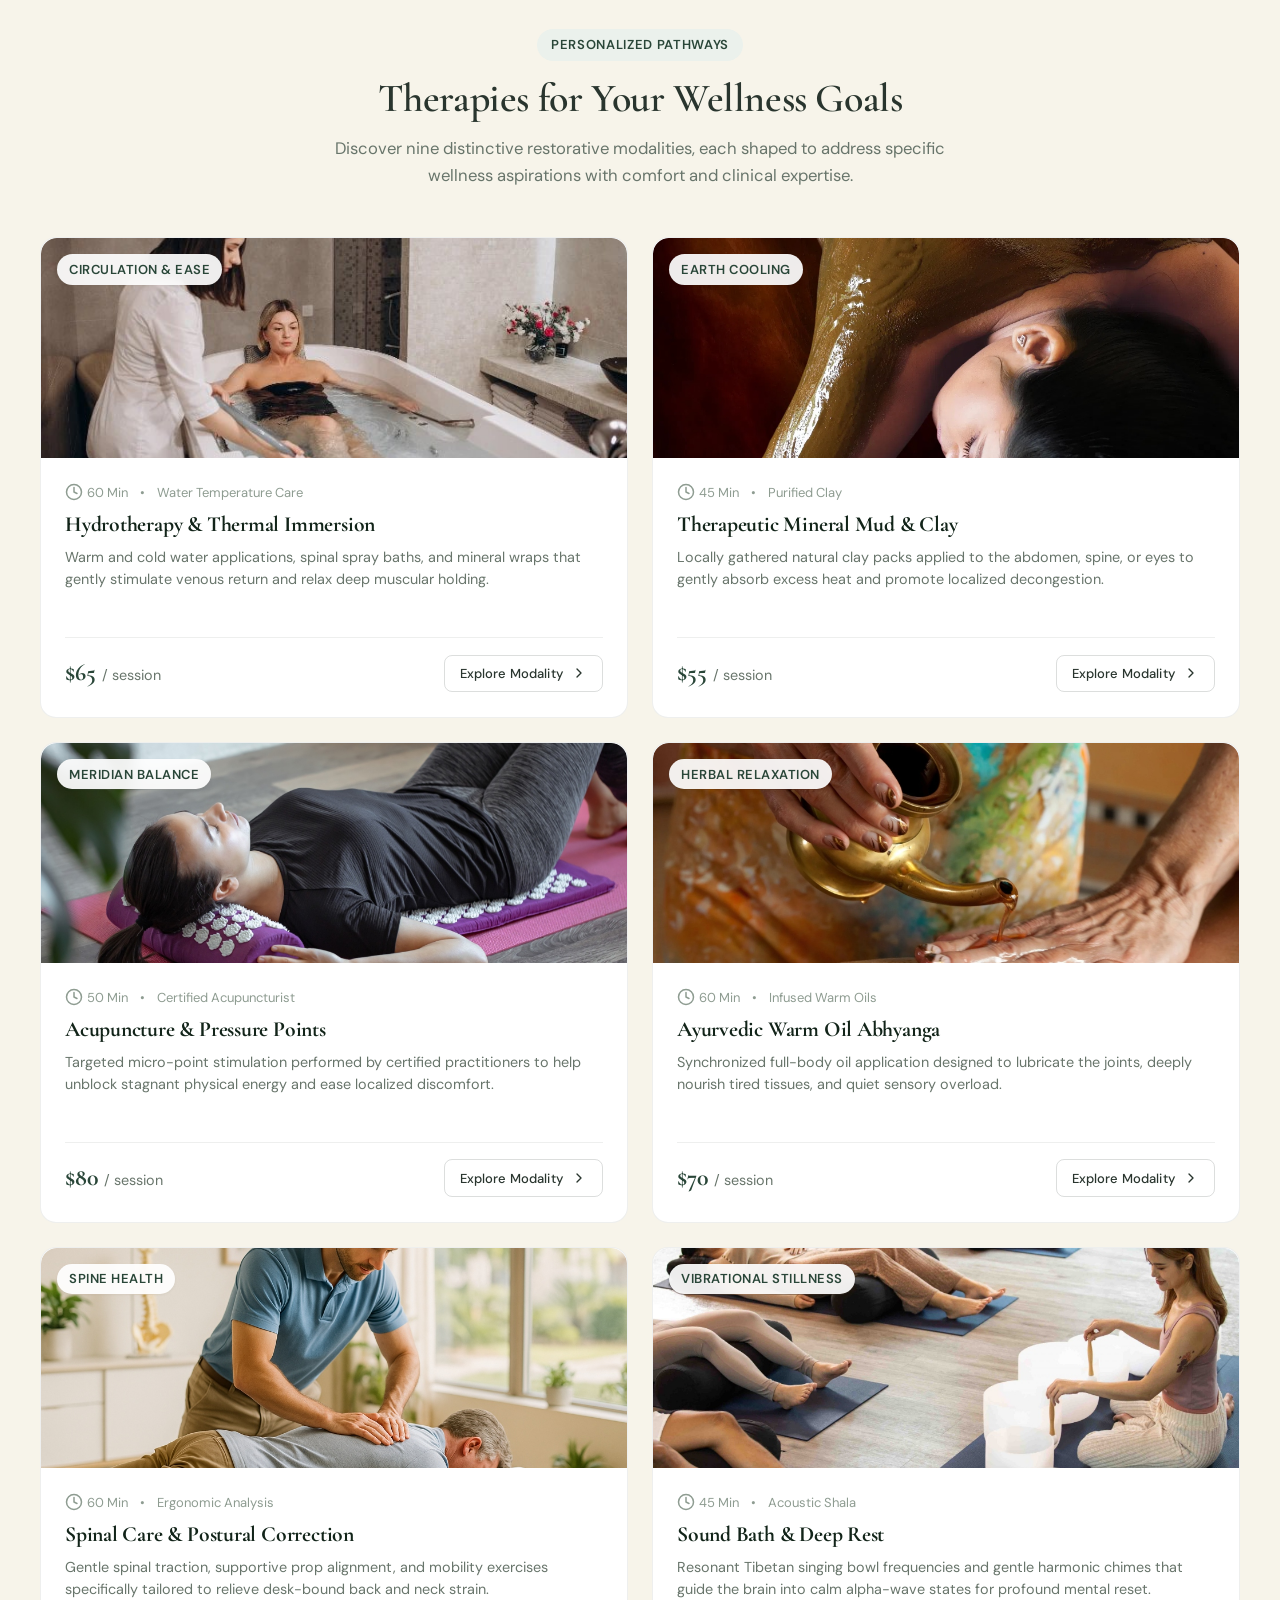
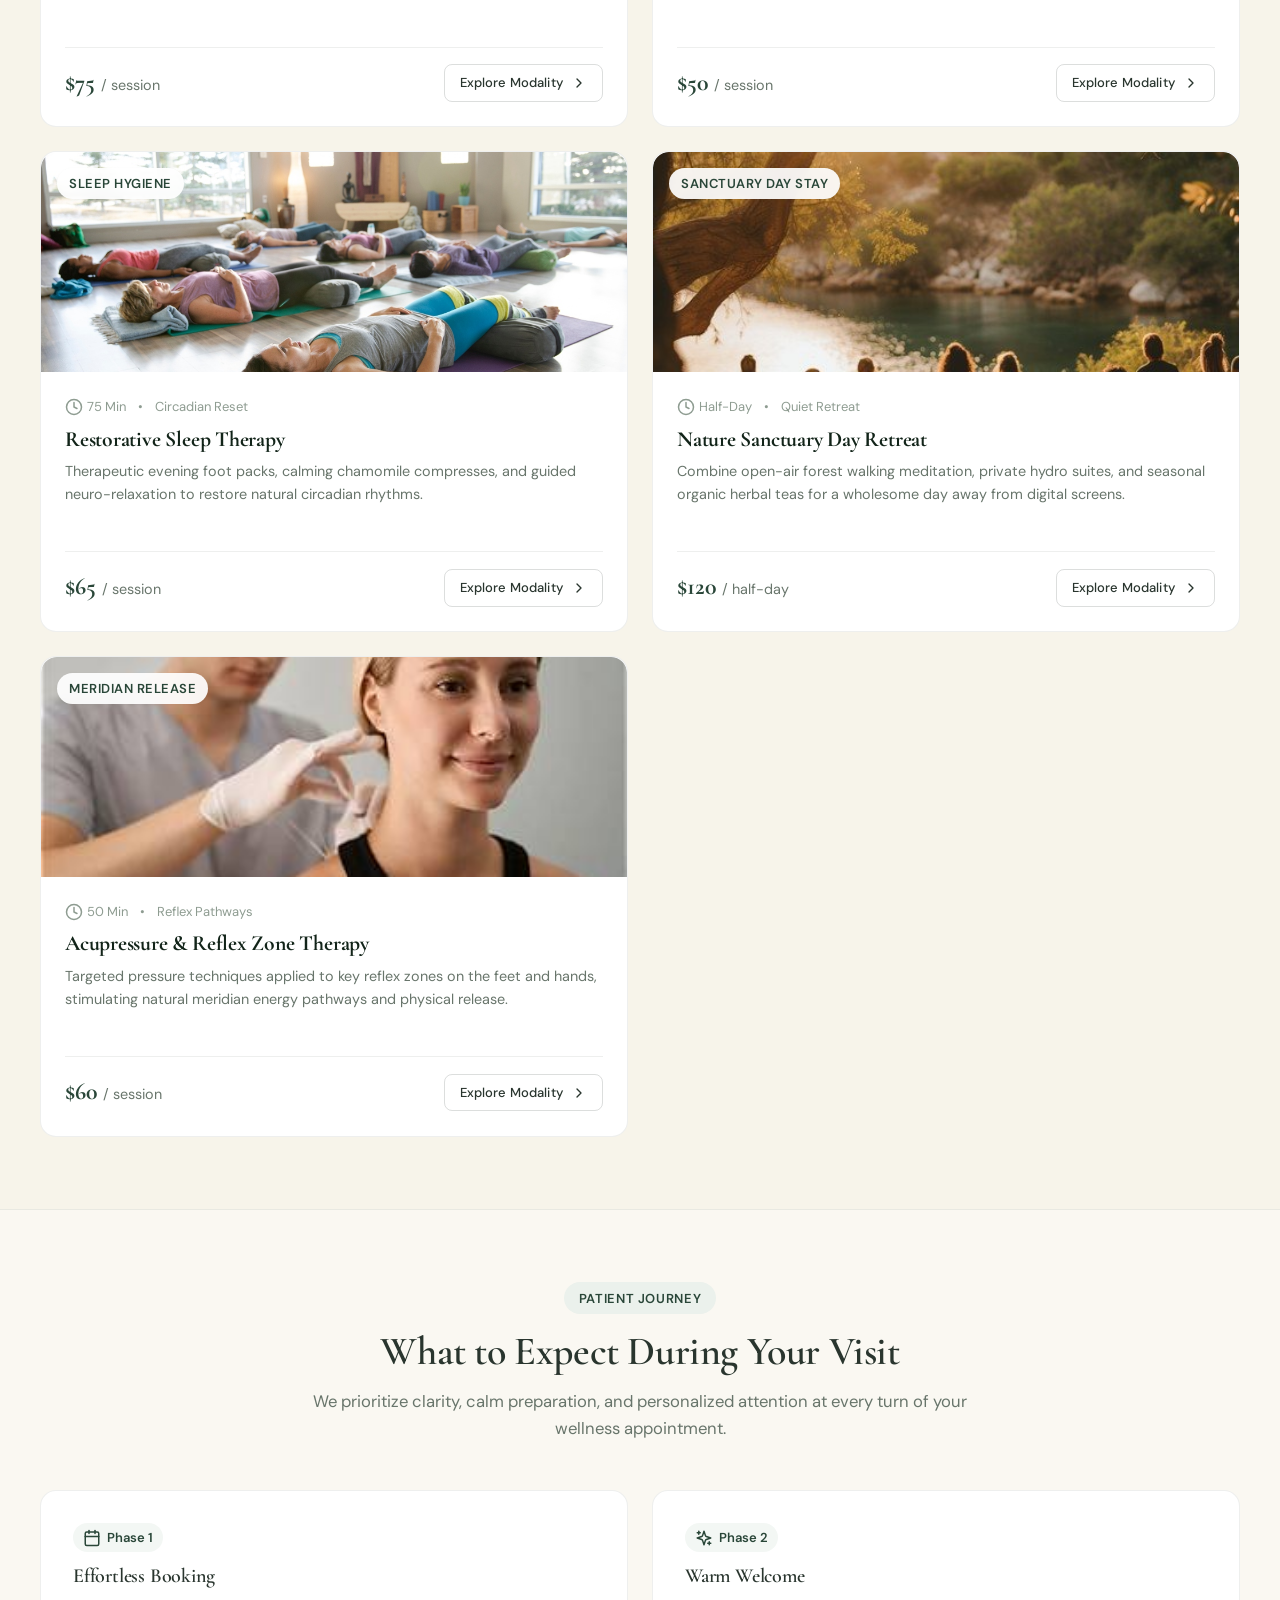
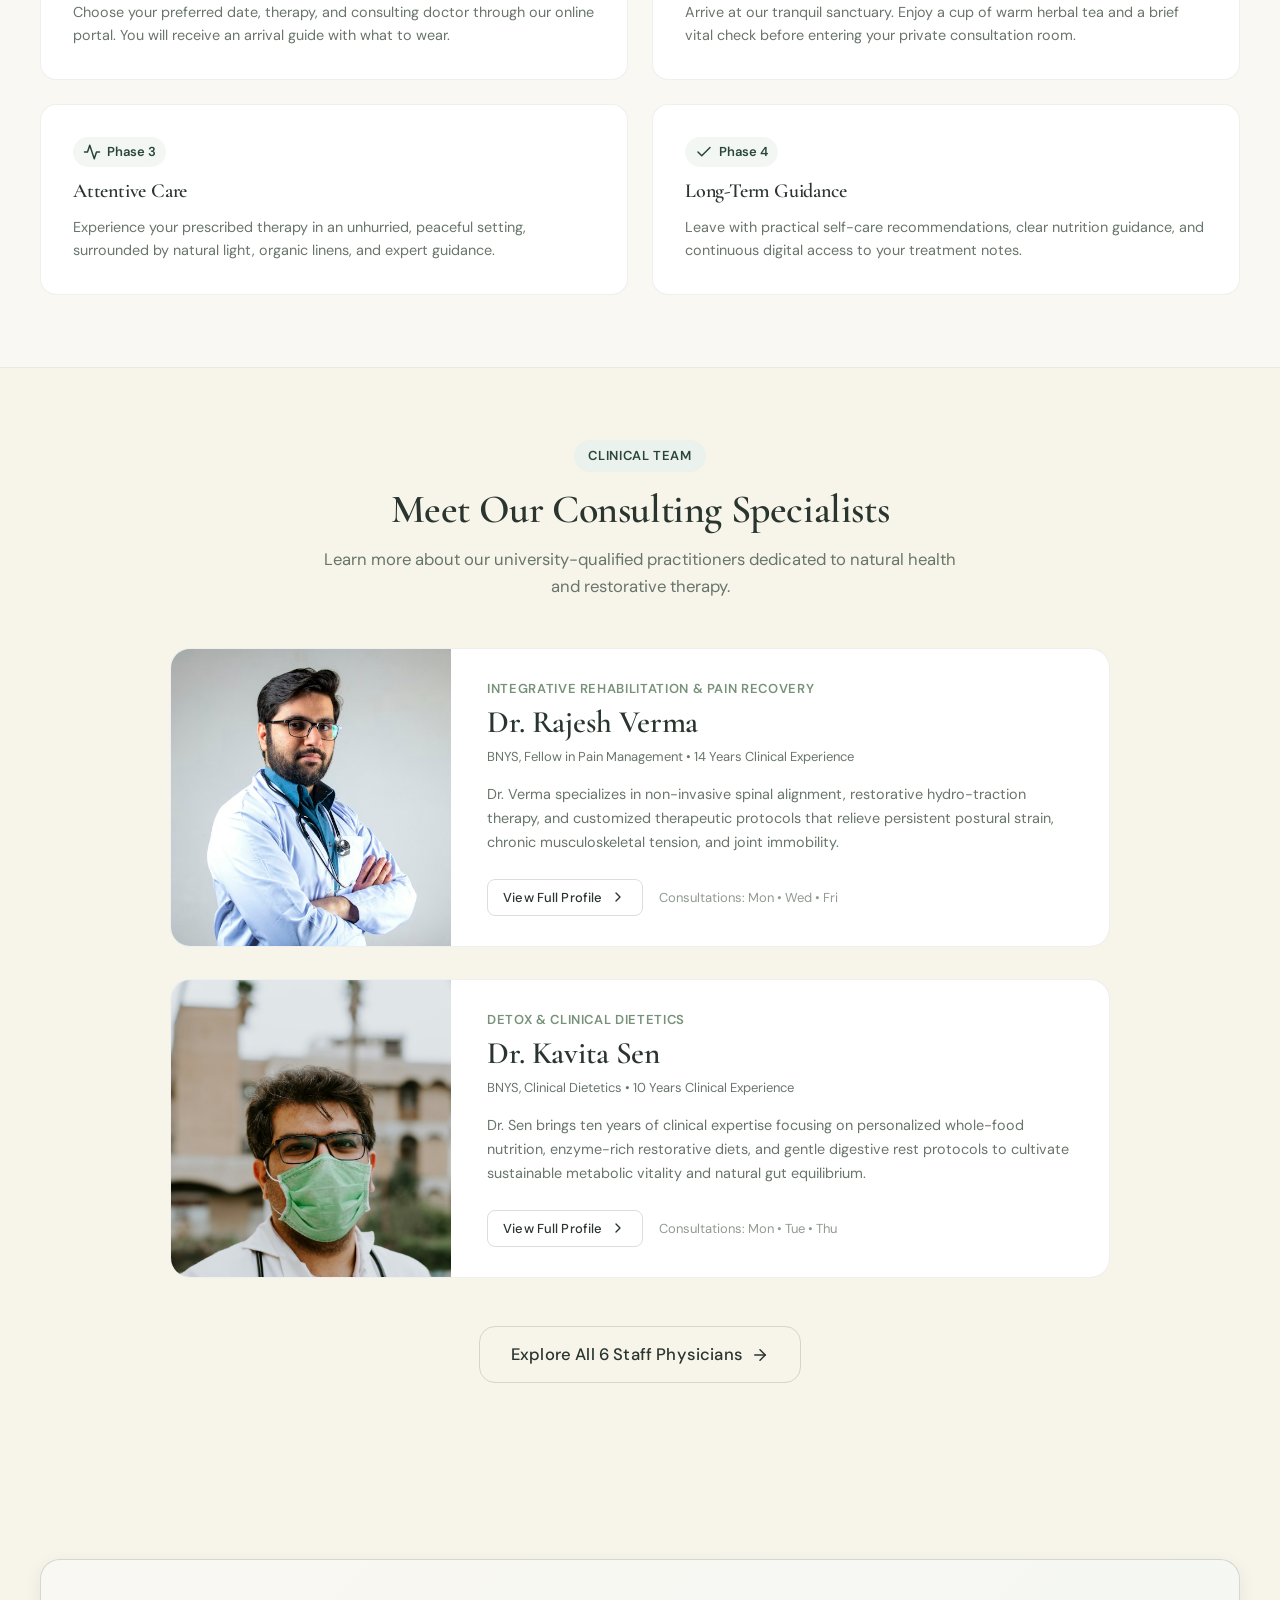
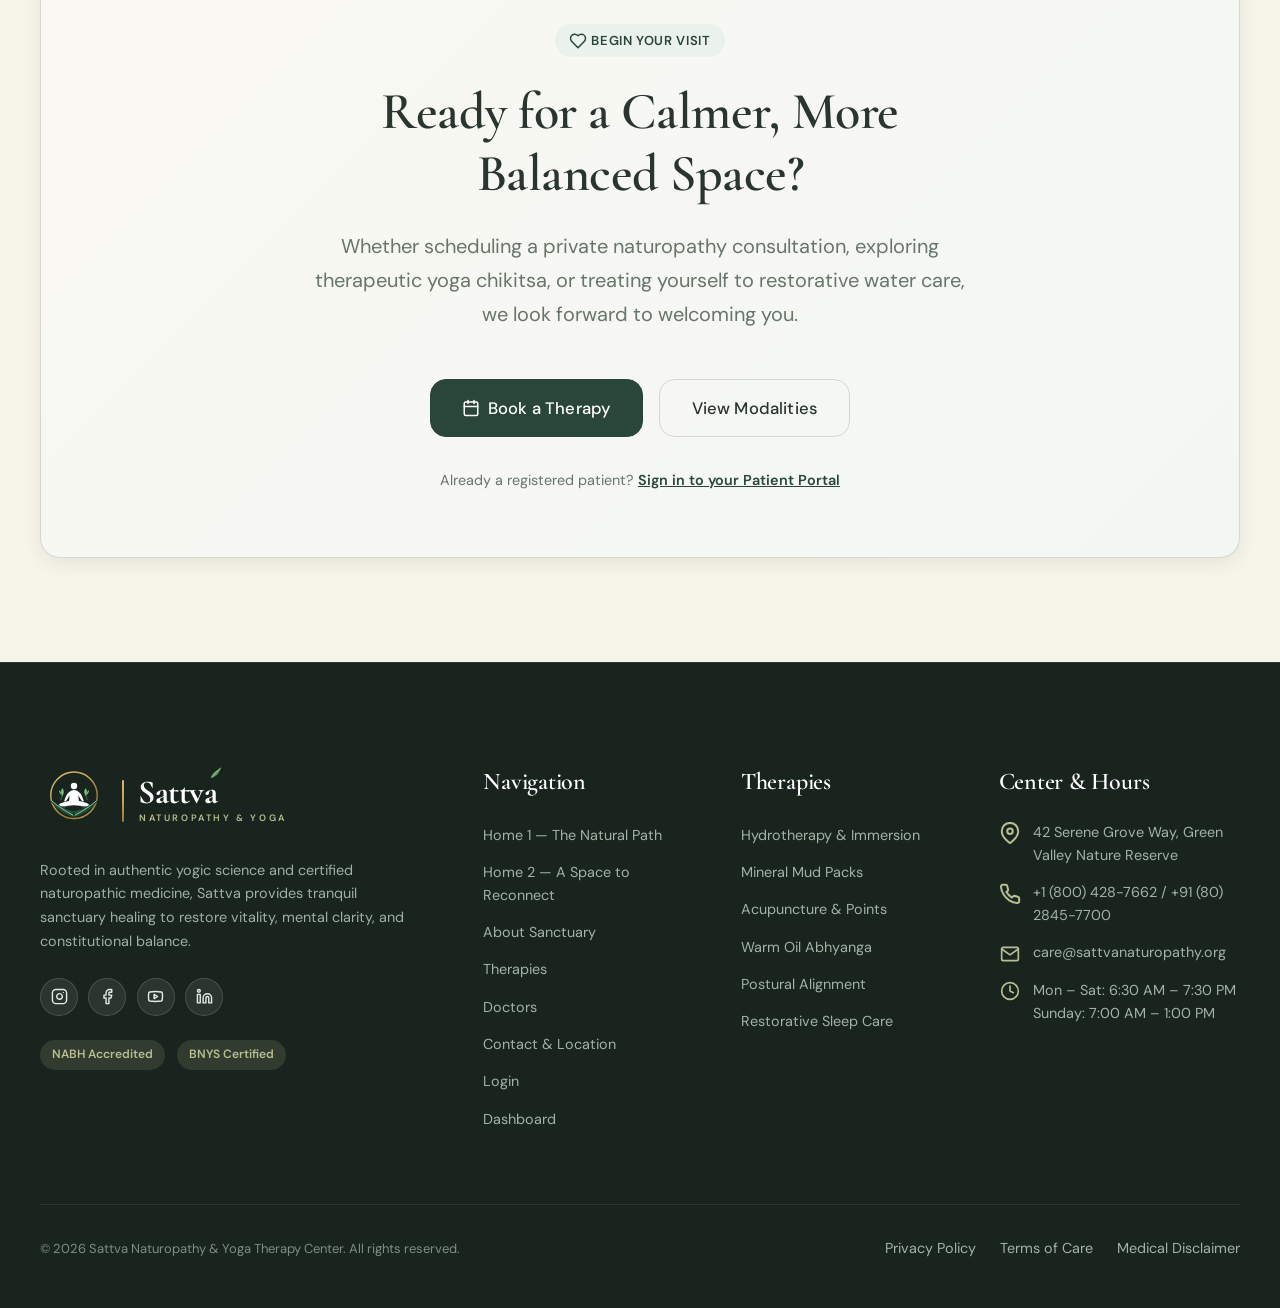
<file: home-2.html>
<!DOCTYPE html>
<html lang="en" dir="ltr" data-theme="light">
<head>
  <meta charset="UTF-8">
  <meta name="viewport" content="width=device-width, initial-scale=1.0">
  <link rel="icon" type="image/svg+xml" href="assets/images/logo.svg">
  <title>Sattva — A Space to Reconnect | Home 2</title>
  <meta name="description" content="Experience a brighter, contemporary wellness journey. Gentle yoga therapy, natural health consultations, and restorative space to reconnect with your vitality.">
  
  <link rel="preconnect" href="https://fonts.googleapis.com">
  <link rel="preconnect" href="https://fonts.gstatic.com" crossorigin>
  <link href="https://fonts.googleapis.com/css2?family=Cormorant+Garamond:ital,wght@0,400;0,500;0,600;0,700;1,400&family=DM+Sans:ital,opsz,wght@0,9..40,300;0,9..40,400;0,9..40,500;0,9..40,600;0,9..40,700;1,9..40,400&display=swap" rel="stylesheet">
  
  <link rel="stylesheet" href="css/tokens.css">
  <link rel="stylesheet" href="css/base.css">
  <link rel="stylesheet" href="css/components.css">
  
  <script>
    (function() {
      const savedTheme = localStorage.getItem('sattva_theme') || 'light';
      const savedDir = localStorage.getItem('sattva_dir') || 'ltr';
      document.documentElement.setAttribute('data-theme', savedTheme);
      document.documentElement.setAttribute('dir', savedDir);
      document.documentElement.setAttribute('lang', savedDir === 'rtl' ? 'ar' : 'en');
    })();
  </script>
</head>
<body>
  <!-- Sattva Brand Page Loader -->
  <div id="pageLoader" class="page-loader" role="status" aria-label="Loading Sattva Naturopathy &amp; Yoga">
    <div class="page-loader-inner">
      <div class="loader-pulse-aura" aria-hidden="true"></div>
      <div class="loader-emblem-wrap" aria-hidden="true">
        <svg class="loader-emblem" viewBox="0 0 120 120" fill="none" xmlns="http://www.w3.org/2000/svg" aria-hidden="true">
  <defs>
    <linearGradient id="home_2_load_gold" x1="15%" y1="0%" x2="85%" y2="100%">
      <stop offset="0%" stop-color="#DEB76C" />
      <stop offset="40%" stop-color="#C5A059" />
      <stop offset="75%" stop-color="#9E7832" />
      <stop offset="100%" stop-color="#C5A059" />
    </linearGradient>
    <linearGradient id="home_2_load_leafL" x1="0%" y1="100%" x2="100%" y2="0%">
      <stop offset="0%" stop-color="#123B26" />
      <stop offset="60%" stop-color="#1B5635" />
      <stop offset="100%" stop-color="#246E44" />
    </linearGradient>
    <linearGradient id="home_2_load_leafR" x1="100%" y1="100%" x2="0%" y2="0%">
      <stop offset="0%" stop-color="#123B26" />
      <stop offset="60%" stop-color="#1B5635" />
      <stop offset="100%" stop-color="#246E44" />
    </linearGradient>
  </defs>
  <circle cx="60" cy="50" r="41" stroke="url(#home_2_load_gold)" stroke-width="2.6" fill="none" />
  <g class="sattva-figure" fill="var(--sattva-forest, #143D28)">
    <circle cx="60" cy="33.5" r="5.6" />
    <path d="M 60 40.5 C 57.5 40.5 52 42.5 49 46.5 C 46.8 49.5 44 55.5 43 59 C 42 60.5 44.5 61.5 46 60 C 48 58 50.5 53.5 52 50 C 52.2 52.5 52 57.5 51 60 C 46 61.5 38.5 62.5 35 65 C 32.5 66.8 34.5 69.5 38.5 69.5 C 45 69.5 54 67.5 60 67.5 C 66 67.5 75 69.5 81.5 69.5 C 85.5 69.5 87.5 66.8 85 65 C 81.5 62.5 74 61.5 69 60 C 68 57.5 67.8 52.5 68 50 C 69.5 53.5 72 58 74 60 C 75.5 61.5 78 60.5 77 59 C 76 55.5 73.2 49.5 71 46.5 C 68 42.5 62.5 40.5 60 40.5 Z" />
  </g>
  <g class="sattva-sprout" fill="var(--sattva-sprout, #4E8752)">
    <path d="M 39 52 C 37 47 36 41 39.5 37.5 C 43 41 42.5 47 39 52 Z" />
    <path d="M 37.5 49 C 35 46.5 33 44 34 40.5 C 36.5 42.5 37.5 46 37.5 49 Z" />
    <path d="M 38.5 52 C 38 54 37 56 36.5 58" stroke="var(--sattva-sprout, #4E8752)" stroke-width="1.2" stroke-linecap="round" fill="none" />
  </g>
  <g class="sattva-sprout" fill="var(--sattva-sprout, #4E8752)">
    <path d="M 81 52 C 83 47 84 41 80.5 37.5 C 77 41 77.5 47 81 52 Z" />
    <path d="M 82.5 49 C 85 46.5 87 44 86 40.5 C 83.5 42.5 82.5 46 82.5 49 Z" />
    <path d="M 81.5 52 C 82 54 83 56 83.5 58" stroke="var(--sattva-sprout, #4E8752)" stroke-width="1.2" stroke-linecap="round" fill="none" />
  </g>
  <path d="M 60 88 C 51 86 33 80 20 62 C 18.5 60.5 20 59.5 21.5 60.5 C 31 67.5 46 76 60 78 C 58 82 59 86 60 88 Z" fill="url(#home_2_load_leafL)" />
  <path d="M 58 85 C 46 78 33 71 21.5 60.5" stroke="var(--sattva-vein, rgba(255,255,255,0.85))" stroke-width="1.2" stroke-linecap="round" fill="none" />
  <path d="M 40 73 C 44 71 47 69 49 68" stroke="var(--sattva-vein-sub, rgba(255,255,255,0.45))" stroke-width="0.8" stroke-linecap="round" fill="none" />
  <path d="M 33 67 C 36 65 39 64 42 63" stroke="var(--sattva-vein-sub, rgba(255,255,255,0.45))" stroke-width="0.8" stroke-linecap="round" fill="none" />
  <path d="M 60 88 C 69 86 87 80 100 62 C 101.5 60.5 100 59.5 98.5 60.5 C 89 67.5 74 76 60 78 C 62 82 61 86 60 88 Z" fill="url(#home_2_load_leafR)" />
  <path d="M 62 85 C 74 78 87 71 98.5 60.5" stroke="var(--sattva-vein, rgba(255,255,255,0.85))" stroke-width="1.2" stroke-linecap="round" fill="none" />
  <path d="M 80 73 C 76 71 73 69 71 68" stroke="var(--sattva-vein-sub, rgba(255,255,255,0.45))" stroke-width="0.8" stroke-linecap="round" fill="none" />
  <path d="M 87 67 C 84 65 81 64 78 63" stroke="var(--sattva-vein-sub, rgba(255,255,255,0.45))" stroke-width="0.8" stroke-linecap="round" fill="none" />
</svg>
      </div>
      <div class="loader-brand">
        <span class="loader-brand-title">Sattv<span class="sattva-leaf-accent-wrap">a<svg class="sattva-leaf-accent" viewBox="0 0 24 24" fill="none" aria-hidden="true"><path d="M3 21 C3 21 5 12 14 7 C 19 4 22 2 22 2 C 22 2 20 7 17 12 C 12 20 3 21 3 21 Z" fill="var(--sattva-leaf-accent, #4E8752)" /><path d="M6 18 C 9 14 15 9 20 3" stroke="rgba(255,255,255,0.75)" stroke-width="1.2" stroke-linecap="round" /></svg></span></span>
        <span class="loader-brand-subtitle">NATUROPATHY &amp; YOGA</span>
      </div>
      <div class="loader-progress-track" aria-hidden="true">
        <div class="loader-progress-bar"></div>
      </div>
    </div>
  </div>


  <!-- Shared Public Header / Navbar -->
  <header class="site-header">
    <div class="container">
      <nav class="navbar" aria-label="Main Navigation">
        <!-- Logo Left -->
        <a href="index.html" class="nav-brand" aria-label="Sattva NATUROPATHY & YOGA">
          <svg class="nav-brand-logo sattva-emblem" viewBox="0 0 120 120" fill="none" xmlns="http://www.w3.org/2000/svg" aria-hidden="true">
  <defs>
    <linearGradient id="h2_nav_gold" x1="15%" y1="0%" x2="85%" y2="100%">
      <stop offset="0%" stop-color="#DEB76C" />
      <stop offset="40%" stop-color="#C5A059" />
      <stop offset="75%" stop-color="#9E7832" />
      <stop offset="100%" stop-color="#C5A059" />
    </linearGradient>
    <linearGradient id="h2_nav_leafL" x1="0%" y1="100%" x2="100%" y2="0%">
      <stop offset="0%" stop-color="#123B26" />
      <stop offset="60%" stop-color="#1B5635" />
      <stop offset="100%" stop-color="#246E44" />
    </linearGradient>
    <linearGradient id="h2_nav_leafR" x1="100%" y1="100%" x2="0%" y2="0%">
      <stop offset="0%" stop-color="#123B26" />
      <stop offset="60%" stop-color="#1B5635" />
      <stop offset="100%" stop-color="#246E44" />
    </linearGradient>
  </defs>
  <circle cx="60" cy="50" r="41" stroke="url(#h2_nav_gold)" stroke-width="2.6" fill="none" />
  <g class="sattva-figure" fill="var(--sattva-forest, #143D28)">
    <circle cx="60" cy="33.5" r="5.6" />
    <path d="M 60 40.5 C 57.5 40.5 52 42.5 49 46.5 C 46.8 49.5 44 55.5 43 59 C 42 60.5 44.5 61.5 46 60 C 48 58 50.5 53.5 52 50 C 52.2 52.5 52 57.5 51 60 C 46 61.5 38.5 62.5 35 65 C 32.5 66.8 34.5 69.5 38.5 69.5 C 45 69.5 54 67.5 60 67.5 C 66 67.5 75 69.5 81.5 69.5 C 85.5 69.5 87.5 66.8 85 65 C 81.5 62.5 74 61.5 69 60 C 68 57.5 67.8 52.5 68 50 C 69.5 53.5 72 58 74 60 C 75.5 61.5 78 60.5 77 59 C 76 55.5 73.2 49.5 71 46.5 C 68 42.5 62.5 40.5 60 40.5 Z" />
  </g>
  <g class="sattva-sprout" fill="var(--sattva-sprout, #4E8752)">
    <path d="M 39 52 C 37 47 36 41 39.5 37.5 C 43 41 42.5 47 39 52 Z" />
    <path d="M 37.5 49 C 35 46.5 33 44 34 40.5 C 36.5 42.5 37.5 46 37.5 49 Z" />
    <path d="M 38.5 52 C 38 54 37 56 36.5 58" stroke="var(--sattva-sprout, #4E8752)" stroke-width="1.2" stroke-linecap="round" fill="none" />
  </g>
  <g class="sattva-sprout" fill="var(--sattva-sprout, #4E8752)">
    <path d="M 81 52 C 83 47 84 41 80.5 37.5 C 77 41 77.5 47 81 52 Z" />
    <path d="M 82.5 49 C 85 46.5 87 44 86 40.5 C 83.5 42.5 82.5 46 82.5 49 Z" />
    <path d="M 81.5 52 C 82 54 83 56 83.5 58" stroke="var(--sattva-sprout, #4E8752)" stroke-width="1.2" stroke-linecap="round" fill="none" />
  </g>
  <path d="M 60 88 C 51 86 33 80 20 62 C 18.5 60.5 20 59.5 21.5 60.5 C 31 67.5 46 76 60 78 C 58 82 59 86 60 88 Z" fill="url(#h2_nav_leafL)" />
  <path d="M 58 85 C 46 78 33 71 21.5 60.5" stroke="var(--sattva-vein, rgba(255,255,255,0.85))" stroke-width="1.2" stroke-linecap="round" fill="none" />
  <path d="M 40 73 C 44 71 47 69 49 68" stroke="var(--sattva-vein-sub, rgba(255,255,255,0.45))" stroke-width="0.8" stroke-linecap="round" fill="none" />
  <path d="M 33 67 C 36 65 39 64 42 63" stroke="var(--sattva-vein-sub, rgba(255,255,255,0.45))" stroke-width="0.8" stroke-linecap="round" fill="none" />
  <path d="M 60 88 C 69 86 87 80 100 62 C 101.5 60.5 100 59.5 98.5 60.5 C 89 67.5 74 76 60 78 C 62 82 61 86 60 88 Z" fill="url(#h2_nav_leafR)" />
  <path d="M 62 85 C 74 78 87 71 98.5 60.5" stroke="var(--sattva-vein, rgba(255,255,255,0.85))" stroke-width="1.2" stroke-linecap="round" fill="none" />
  <path d="M 80 73 C 76 71 73 69 71 68" stroke="var(--sattva-vein-sub, rgba(255,255,255,0.45))" stroke-width="0.8" stroke-linecap="round" fill="none" />
  <path d="M 87 67 C 84 65 81 64 78 63" stroke="var(--sattva-vein-sub, rgba(255,255,255,0.45))" stroke-width="0.8" stroke-linecap="round" fill="none" />
</svg>
          <span class="sattva-divider" aria-hidden="true"></span>
          <div class="nav-brand-text">
            <span class="nav-brand-title">Sattv<span class="sattva-leaf-accent-wrap">a<svg class="sattva-leaf-accent" viewBox="0 0 24 24" fill="none" aria-hidden="true"><path d="M3 21 C3 21 5 12 14 7 C 19 4 22 2 22 2 C 22 2 20 7 17 12 C 12 20 3 21 3 21 Z" fill="var(--sattva-leaf-accent, #4E8752)" /><path d="M6 18 C 9 14 15 9 20 3" stroke="rgba(255,255,255,0.75)" stroke-width="1.2" stroke-linecap="round" /></svg></span></span>
            <span class="nav-brand-subtitle">NATUROPATHY &amp; YOGA</span>
          </div>
        </a>

        <!-- Desktop Navigation Links -->
        <ul class="nav-menu">
          <li class="nav-item nav-dropdown">
            <button class="nav-link dropdown-toggle active" aria-expanded="false" aria-haspopup="true">
              <span>Home</span>
              <span class="dropdown-arrow" data-icon="chevronDown"></span>
            </button>
            <div class="dropdown-menu">
              <a href="index.html" class="dropdown-item">Home 1 — The Natural Path</a>
              <a href="home-2.html" class="dropdown-item active">Home 2 — A Space to Reconnect</a>
            </div>
          </li>
          <li class="nav-item">
            <a href="about.html" class="nav-link">About</a>
          </li>
          <li class="nav-item">
            <a href="therapies.html" class="nav-link">Therapies</a>
          </li>
          <li class="nav-item">
            <a href="doctors.html" class="nav-link">Doctors</a>
          </li>
          <li class="nav-item">
            <a href="contact.html" class="nav-link">Contact</a>
          </li>
          <li class="nav-item">
            <a href="dashboard.html" class="nav-link">Dashboard</a>
          </li>
        </ul>

        <!-- Nav Controls & Actions -->
        <div class="nav-actions">
          <button class="btn-icon rtl-toggle" data-action="toggle-dir" aria-label="Toggle Direction" title="Toggle RTL/LTR">
            <span class="rtl-label" style="font-size: 0.72rem; font-weight: 700; letter-spacing: 0.05em;">RTL</span>
          </button>

          <button class="btn-icon theme-toggle theme-btn" data-action="toggle-theme" aria-label="Toggle Theme" title="Toggle Light/Dark Mode">
            <span class="theme-icon" data-icon="moon"></span>
          </button>

          <!-- Secondary Login Button next to Main CTA -->
          <a href="login.html" class="btn btn-outline btn-sm nav-login-btn">
            <span data-icon="user"></span>
            <span>Login</span>
          </a>

          <a href="dashboard.html#book" class="btn btn-primary btn-sm nav-cta">
            <span data-icon="calendar"></span>
            <span>Book a Therapy</span>
          </a>

          <button class="mobile-nav-toggle" data-action="open-mobile-nav" aria-label="Open Navigation Menu">
            <span data-icon="menu"></span>
          </button>
        </div>
      </nav>
    </div>
  </header>

  <!-- Mobile & iPad Navigation Drawer -->
  <div class="mobile-drawer-overlay" id="mobileDrawer" aria-hidden="true">
    <aside class="mobile-drawer" aria-label="Navigation Menu">
      <div class="mobile-drawer-header">
        <a href="index.html" class="nav-brand" aria-label="Sattva NATUROPATHY &amp; YOGA">
          <svg class="nav-brand-logo sattva-emblem" viewBox="0 0 120 120" fill="none" xmlns="http://www.w3.org/2000/svg" aria-hidden="true">
  <defs>
    <linearGradient id="h2_draw_gold" x1="15%" y1="0%" x2="85%" y2="100%">
      <stop offset="0%" stop-color="#DEB76C" />
      <stop offset="40%" stop-color="#C5A059" />
      <stop offset="75%" stop-color="#9E7832" />
      <stop offset="100%" stop-color="#C5A059" />
    </linearGradient>
    <linearGradient id="h2_draw_leafL" x1="0%" y1="100%" x2="100%" y2="0%">
      <stop offset="0%" stop-color="#123B26" />
      <stop offset="60%" stop-color="#1B5635" />
      <stop offset="100%" stop-color="#246E44" />
    </linearGradient>
    <linearGradient id="h2_draw_leafR" x1="100%" y1="100%" x2="0%" y2="0%">
      <stop offset="0%" stop-color="#123B26" />
      <stop offset="60%" stop-color="#1B5635" />
      <stop offset="100%" stop-color="#246E44" />
    </linearGradient>
  </defs>
  <circle cx="60" cy="50" r="41" stroke="url(#h2_draw_gold)" stroke-width="2.6" fill="none" />
  <g class="sattva-figure" fill="var(--sattva-forest, #143D28)">
    <circle cx="60" cy="33.5" r="5.6" />
    <path d="M 60 40.5 C 57.5 40.5 52 42.5 49 46.5 C 46.8 49.5 44 55.5 43 59 C 42 60.5 44.5 61.5 46 60 C 48 58 50.5 53.5 52 50 C 52.2 52.5 52 57.5 51 60 C 46 61.5 38.5 62.5 35 65 C 32.5 66.8 34.5 69.5 38.5 69.5 C 45 69.5 54 67.5 60 67.5 C 66 67.5 75 69.5 81.5 69.5 C 85.5 69.5 87.5 66.8 85 65 C 81.5 62.5 74 61.5 69 60 C 68 57.5 67.8 52.5 68 50 C 69.5 53.5 72 58 74 60 C 75.5 61.5 78 60.5 77 59 C 76 55.5 73.2 49.5 71 46.5 C 68 42.5 62.5 40.5 60 40.5 Z" />
  </g>
  <g class="sattva-sprout" fill="var(--sattva-sprout, #4E8752)">
    <path d="M 39 52 C 37 47 36 41 39.5 37.5 C 43 41 42.5 47 39 52 Z" />
    <path d="M 37.5 49 C 35 46.5 33 44 34 40.5 C 36.5 42.5 37.5 46 37.5 49 Z" />
    <path d="M 38.5 52 C 38 54 37 56 36.5 58" stroke="var(--sattva-sprout, #4E8752)" stroke-width="1.2" stroke-linecap="round" fill="none" />
  </g>
  <g class="sattva-sprout" fill="var(--sattva-sprout, #4E8752)">
    <path d="M 81 52 C 83 47 84 41 80.5 37.5 C 77 41 77.5 47 81 52 Z" />
    <path d="M 82.5 49 C 85 46.5 87 44 86 40.5 C 83.5 42.5 82.5 46 82.5 49 Z" />
    <path d="M 81.5 52 C 82 54 83 56 83.5 58" stroke="var(--sattva-sprout, #4E8752)" stroke-width="1.2" stroke-linecap="round" fill="none" />
  </g>
  <path d="M 60 88 C 51 86 33 80 20 62 C 18.5 60.5 20 59.5 21.5 60.5 C 31 67.5 46 76 60 78 C 58 82 59 86 60 88 Z" fill="url(#h2_draw_leafL)" />
  <path d="M 58 85 C 46 78 33 71 21.5 60.5" stroke="var(--sattva-vein, rgba(255,255,255,0.85))" stroke-width="1.2" stroke-linecap="round" fill="none" />
  <path d="M 40 73 C 44 71 47 69 49 68" stroke="var(--sattva-vein-sub, rgba(255,255,255,0.45))" stroke-width="0.8" stroke-linecap="round" fill="none" />
  <path d="M 33 67 C 36 65 39 64 42 63" stroke="var(--sattva-vein-sub, rgba(255,255,255,0.45))" stroke-width="0.8" stroke-linecap="round" fill="none" />
  <path d="M 60 88 C 69 86 87 80 100 62 C 101.5 60.5 100 59.5 98.5 60.5 C 89 67.5 74 76 60 78 C 62 82 61 86 60 88 Z" fill="url(#h2_draw_leafR)" />
  <path d="M 62 85 C 74 78 87 71 98.5 60.5" stroke="var(--sattva-vein, rgba(255,255,255,0.85))" stroke-width="1.2" stroke-linecap="round" fill="none" />
  <path d="M 80 73 C 76 71 73 69 71 68" stroke="var(--sattva-vein-sub, rgba(255,255,255,0.45))" stroke-width="0.8" stroke-linecap="round" fill="none" />
  <path d="M 87 67 C 84 65 81 64 78 63" stroke="var(--sattva-vein-sub, rgba(255,255,255,0.45))" stroke-width="0.8" stroke-linecap="round" fill="none" />
</svg>
          <span class="sattva-divider" aria-hidden="true"></span>
          <div class="nav-brand-text">
            <span class="nav-brand-title">Sattv<span class="sattva-leaf-accent-wrap">a<svg class="sattva-leaf-accent" viewBox="0 0 24 24" fill="none" aria-hidden="true"><path d="M3 21 C3 21 5 12 14 7 C 19 4 22 2 22 2 C 22 2 20 7 17 12 C 12 20 3 21 3 21 Z" fill="var(--sattva-leaf-accent, #4E8752)" /><path d="M6 18 C 9 14 15 9 20 3" stroke="rgba(255,255,255,0.75)" stroke-width="1.2" stroke-linecap="round" /></svg></span></span>
            <span class="nav-brand-subtitle">NATUROPATHY &amp; YOGA</span>
          </div>
        </a>
        <!-- Mobile Drawer Header Actions (RTL, Theme & Close matching Desktop Nav Controls) -->
        <div class="mobile-drawer-actions">
          <button class="btn-icon rtl-toggle" data-action="toggle-dir" aria-label="Toggle Direction" title="Toggle RTL/LTR">
            <span class="rtl-label" style="font-size: 0.72rem; font-weight: 700; letter-spacing: 0.05em;">RTL</span>
          </button>
          <button class="btn-icon theme-toggle theme-btn" data-action="toggle-theme" aria-label="Toggle Theme" title="Toggle Light/Dark Mode">
            <span class="theme-icon" data-icon="moon"></span>
          </button>
          <button class="btn-icon" data-action="close-mobile-nav" aria-label="Close menu">
            <span data-icon="x"></span>
          </button>
        </div>
      </div>
      <div class="mobile-drawer-body">

        <ul class="mobile-drawer-links">
          <li class="mobile-drawer-item mobile-drawer-dropdown">
            <button class="mobile-drawer-link mobile-dropdown-toggle active" data-home-parent aria-expanded="false" style="display: flex; justify-content: space-between; align-items: center; width: 100%;">
              <span>Home</span>
              <span class="dropdown-arrow" data-icon="chevronDown"></span>
            </button>
            <div class="mobile-sublinks mobile-dropdown-content" style="display: none;">
              <a href="index.html" class="mobile-sublink ">Home 1 — The Natural Path</a>
              <a href="home-2.html" class="mobile-sublink active">Home 2 — A Space to Reconnect</a>
            </div>
          </li>
          <li class="mobile-drawer-item">
            <a href="about.html" class="mobile-drawer-link ">About</a>
          </li>
          <li class="mobile-drawer-item">
            <a href="therapies.html" class="mobile-drawer-link ">Therapies</a>
          </li>
          <li class="mobile-drawer-item">
            <a href="doctors.html" class="mobile-drawer-link ">Doctors</a>
          </li>
          <li class="mobile-drawer-item">
            <a href="contact.html" class="mobile-drawer-link ">Contact</a>
          </li>
          <li class="mobile-drawer-item">
            <a href="dashboard.html" class="mobile-drawer-link">Dashboard</a>
          </li>
        </ul>

        <div style="margin-top: auto; padding-top: 1rem; display: flex; flex-direction: column; gap: 0.65rem;">
          <a href="login.html" class="btn btn-outline" style="width: 100%;">
            <span data-icon="user"></span>
            <span>Login</span>
          </a>
          <a href="dashboard.html#book" class="btn btn-primary" style="width: 100%;">
            <span data-icon="calendar"></span>
            <span>Book a Therapy</span>
          </a>
        </div>
      </div>
    </aside>
  </div>

  <main>
    <!-- ==========================================================================
         SECTION 1 — FULL-SCREEN HERO (HOME 2)
         "A Calmer Way to Care for Yourself."
         Bright, contemporary open layout with naturally lit wellness space background.
         Full viewport-height at all screen sizes.
         ========================================================================== -->
    <section class="hero-fullscreen hero-fullscreen-h2" style="background-image: url('assets/images/h2-hero-bright-space.jpg');">
      <div class="hero-h2-overlay" aria-hidden="true"></div>
      <div class="container hero-h2-container">
        
        <!-- Centered Editorial Headline Block -->
        <div class="hero-h2-content">
          <div class="section-tag hero-h2-tag">
            <span data-icon="sparkles"></span>
            <span>Contemporary Natural Wellness</span>
          </div>
          <h1 class="hero-h2-title">
            A Calmer Way to Care for Yourself.
          </h1>
          <p class="hero-h2-desc">
            Step into a light-filled space dedicated to thoughtful self-care. At Sattva, we blend mindful yoga therapy, natural body care, and unhurried clinical consultations to help you feel centered, grounded, and renewed.
          </p>
          <div class="hero-h2-actions">
            <a href="dashboard.html" class="btn btn-primary btn-lg">
              <span data-icon="calendar"></span>
              <span>Book a Therapy</span>
            </a>
            <a href="therapies.html" class="btn btn-outline btn-lg hero-h2-btn-outline">
              <span>View Wellness Services</span>
              <span data-icon="arrowRight" class="rtl-flip"></span>
            </a>
          </div>
        </div>

      </div>
    </section>

    <!-- ==========================================================================
         SECTION 2 — WELLNESS IN EVERYDAY LIFE
         Asymmetrical editorial composition.
         Highlight mindful movement, breathing, rest, and healthy lifestyle guidance.
         ========================================================================== -->
    <section class="section" style="background-color: var(--color-bg-surface-subtle); border-top: 1px solid var(--color-border-subtle); border-bottom: 1px solid var(--color-border-subtle);">
      <div class="container">
        <div class="editorial-split-grid">
          
          <!-- Asymmetrical Staggered Dual Image Composition -->
          <div class="staggered-images-grid">
            <div style="border-radius: var(--radius-lg); overflow: hidden; box-shadow: var(--shadow-md); aspect-ratio: 3/4; transform: translateY(1.5rem);">
              <img src="assets/images/h2-everyday-movement.jpg" alt="Mindful yoga stretching in gentle morning light" style="width: 100%; height: 100%; object-fit: cover;">
            </div>
            <div style="border-radius: var(--radius-lg); overflow: hidden; box-shadow: var(--shadow-md); aspect-ratio: 3/4; transform: translateY(-1rem);">
              <img src="assets/images/h2-everyday-mindfulness.jpg" alt="Herbal tea and peaceful mindful reflection" style="width: 100%; height: 100%; object-fit: cover;">
            </div>
            <!-- Overlay Pill -->
            <div style="position: absolute; bottom: 0; inset-inline: 15%; background: var(--color-bg-surface-elevated); padding: 0.75rem 1.25rem; border-radius: var(--radius-pill); border: 1px solid var(--color-border-subtle); box-shadow: var(--shadow-md); text-align: center;">
              <span style="font-size: var(--text-xs); color: var(--color-forest); font-weight: 600;">Daily Conscious Habits</span>
            </div>
          </div>

          <!-- Editorial Narrative & 4 Everyday Pillars -->
          <div>
            <span class="section-tag">Daily Equilibrium</span>
            <h2 class="section-title" style="text-align: start; margin-bottom: var(--space-md);">
              Simple Practices to Anchor Your Health Every Day
            </h2>
            <p style="font-size: var(--text-base); color: var(--color-text-muted); line-height: 1.7; margin-bottom: var(--space-lg);">
              True wellbeing isn’t found in rigid routines or extreme restrictions. We help you build a caring, intuitive relationship with your body through manageable adjustments to four fundamental daily areas:
            </p>

            <div class="grid-2-equal">
              <!-- Pillar 1 -->
              <div style="padding: 1rem; border-radius: var(--radius-md); background: var(--color-bg-surface); border: 1px solid var(--color-border-subtle);">
                <div style="display: flex; align-items: center; gap: 0.4rem; color: var(--color-forest); font-weight: 600; font-size: var(--text-sm); margin-bottom: 0.25rem;">
                  <span data-icon="activity"></span>
                  <span>Mindful Movement</span>
                </div>
                <p style="font-size: var(--text-xs); color: var(--color-text-muted); margin: 0; line-height: 1.5;">
                  Gentle functional postures that release stiffness and restore range of motion.
                </p>
              </div>

              <!-- Pillar 2 -->
              <div style="padding: 1rem; border-radius: var(--radius-md); background: var(--color-bg-surface); border: 1px solid var(--color-border-subtle);">
                <div style="display: flex; align-items: center; gap: 0.4rem; color: var(--color-forest); font-weight: 600; font-size: var(--text-sm); margin-bottom: 0.25rem;">
                  <span data-icon="sparkles"></span>
                  <span>Conscious Breathing</span>
                </div>
                <p style="font-size: var(--text-xs); color: var(--color-text-muted); margin: 0; line-height: 1.5;">
                  Simple breath techniques to diffuse mental pressure during busy afternoons.
                </p>
              </div>

              <!-- Pillar 3 -->
              <div style="padding: 1rem; border-radius: var(--radius-md); background: var(--color-bg-surface); border: 1px solid var(--color-border-subtle);">
                <div style="display: flex; align-items: center; gap: 0.4rem; color: var(--color-forest); font-weight: 600; font-size: var(--text-sm); margin-bottom: 0.25rem;">
                  <span data-icon="clock"></span>
                  <span>Restorative Rest</span>
                </div>
                <p style="font-size: var(--text-xs); color: var(--color-text-muted); margin: 0; line-height: 1.5;">
                  Evening wind-down rituals to support deeper, naturally restorative sleep.
                </p>
              </div>

              <!-- Pillar 4 -->
              <div style="padding: 1rem; border-radius: var(--radius-md); background: var(--color-bg-surface); border: 1px solid var(--color-border-subtle);">
                <div style="display: flex; align-items: center; gap: 0.4rem; color: var(--color-forest); font-weight: 600; font-size: var(--text-sm); margin-bottom: 0.25rem;">
                  <span data-icon="heart"></span>
                  <span>Nutritive Guidance</span>
                </div>
                <p style="font-size: var(--text-xs); color: var(--color-text-muted); margin: 0; line-height: 1.5;">
                  Wholesome, digestion-friendly food choices that nourish from within.
                </p>
              </div>
            </div>
          </div>

        </div>
      </div>
    </section>

    <!-- ==========================================================================
         SECTION 3 — THERAPIES FOR YOUR WELLNESS GOALS
         Showcase at least EIGHT distinct therapy/service categories.
         CRITICAL RULE: Maximum two cards per row (.grid-2-cards).
         Relevant unique imagery. Consistent heading, description, and CTA alignment.
         ========================================================================== -->
    <section class="section">
      <div class="container">
        <div class="section-title-wrap">
          <span class="section-tag">Personalized Pathways</span>
          <h2 class="section-title">Therapies for Your Wellness Goals</h2>
          <p class="section-desc">
            Discover nine distinctive restorative modalities, each shaped to address specific wellness aspirations with comfort and clinical expertise.
          </p>
        </div>

        <!-- Distinct Therapy Modalities Grid (9 Cards, balanced across desktop and mobile) -->
        <div class="grid-2-cards">

          <!-- Goal Card 1: Hydrotherapy -->
          <article class="card">
            <div class="card-media">
              <img src="assets/images/therapy-hydrotherapy.jpg" alt="Hydrotherapy bath immersion session with dedicated practitioner care">
              <span class="card-badge">Circulation &amp; Ease</span>
            </div>
            <div class="card-body">
              <div class="card-meta">
                <span class="card-meta-item"><span data-icon="clock"></span> 60 Min</span>
                <span>&bull;</span>
                <span class="card-meta-item">Water Temperature Care</span>
              </div>
              <h3 class="card-title">Hydrotherapy &amp; Thermal Immersion</h3>
              <p class="card-desc">
                Warm and cold water applications, spinal spray baths, and mineral wraps that gently stimulate venous return and relax deep muscular holding.
              </p>
              <div class="card-footer">
                <span class="card-price">$65 <small style="font-size: 0.7rem; font-weight: 400; color: var(--color-text-muted);">/ session</small></span>
                <a href="therapies.html" class="btn btn-outline btn-sm">
                  <span>Explore Modality</span>
                  <span data-icon="chevronRight" class="rtl-flip"></span>
                </a>
              </div>
            </div>
          </article>

          <!-- Goal Card 2: Mineral Mud Therapy -->
          <article class="card">
            <div class="card-media">
              <img src="assets/images/therapy-mud.jpg" alt="Therapeutic mineral mud and natural clay pack therapy applied to back and shoulders">
              <span class="card-badge">Earth Cooling</span>
            </div>
            <div class="card-body">
              <div class="card-meta">
                <span class="card-meta-item"><span data-icon="clock"></span> 45 Min</span>
                <span>&bull;</span>
                <span class="card-meta-item">Purified Clay</span>
              </div>
              <h3 class="card-title">Therapeutic Mineral Mud &amp; Clay</h3>
              <p class="card-desc">
                Locally gathered natural clay packs applied to the abdomen, spine, or eyes to gently absorb excess heat and promote localized decongestion.
              </p>
              <div class="card-footer">
                <span class="card-price">$55 <small style="font-size: 0.7rem; font-weight: 400; color: var(--color-text-muted);">/ session</small></span>
                <a href="therapies.html" class="btn btn-outline btn-sm">
                  <span>Explore Modality</span>
                  <span data-icon="chevronRight" class="rtl-flip"></span>
                </a>
              </div>
            </div>
          </article>

          <!-- Goal Card 3: Acupuncture & Acupressure -->
          <article class="card">
            <div class="card-media">
              <img src="assets/images/therapy-acupuncture.jpg" alt="Restorative acupressure mat and targeted pressure point therapy">
              <span class="card-badge">Meridian Balance</span>
            </div>
            <div class="card-body">
              <div class="card-meta">
                <span class="card-meta-item"><span data-icon="clock"></span> 50 Min</span>
                <span>&bull;</span>
                <span class="card-meta-item">Certified Acupuncturist</span>
              </div>
              <h3 class="card-title">Acupuncture &amp; Pressure Points</h3>
              <p class="card-desc">
                Targeted micro-point stimulation performed by certified practitioners to help unblock stagnant physical energy and ease localized discomfort.
              </p>
              <div class="card-footer">
                <span class="card-price">$80 <small style="font-size: 0.7rem; font-weight: 400; color: var(--color-text-muted);">/ session</small></span>
                <a href="therapies.html" class="btn btn-outline btn-sm">
                  <span>Explore Modality</span>
                  <span data-icon="chevronRight" class="rtl-flip"></span>
                </a>
              </div>
            </div>
          </article>

          <!-- Goal Card 4: Ayurvedic Oil Massage -->
          <article class="card">
            <div class="card-media">
              <img src="assets/images/therapy-massage-ayurveda.jpg" alt="Warm Ayurvedic herbal oil pouring Abhyanga massage therapy">
              <span class="card-badge">Herbal Relaxation</span>
            </div>
            <div class="card-body">
              <div class="card-meta">
                <span class="card-meta-item"><span data-icon="clock"></span> 60 Min</span>
                <span>&bull;</span>
                <span class="card-meta-item">Infused Warm Oils</span>
              </div>
              <h3 class="card-title">Ayurvedic Warm Oil Abhyanga</h3>
              <p class="card-desc">
                Synchronized full-body oil application designed to lubricate the joints, deeply nourish tired tissues, and quiet sensory overload.
              </p>
              <div class="card-footer">
                <span class="card-price">$70 <small style="font-size: 0.7rem; font-weight: 400; color: var(--color-text-muted);">/ session</small></span>
                <a href="therapies.html" class="btn btn-outline btn-sm">
                  <span>Explore Modality</span>
                  <span data-icon="chevronRight" class="rtl-flip"></span>
                </a>
              </div>
            </div>
          </article>

          <!-- Goal Card 5: Postural Alignment & Spine -->
          <article class="card">
            <div class="card-media">
              <img src="assets/images/h2-goal-posture.jpg" alt="Spinal alignment and postural correction manual therapy on treatment table">
              <span class="card-badge">Spine Health</span>
            </div>
            <div class="card-body">
              <div class="card-meta">
                <span class="card-meta-item"><span data-icon="clock"></span> 60 Min</span>
                <span>&bull;</span>
                <span class="card-meta-item">Ergonomic Analysis</span>
              </div>
              <h3 class="card-title">Spinal Care &amp; Postural Correction</h3>
              <p class="card-desc">
                Gentle spinal traction, supportive prop alignment, and mobility exercises specifically tailored to relieve desk-bound back and neck strain.
              </p>
              <div class="card-footer">
                <span class="card-price">$75 <small style="font-size: 0.7rem; font-weight: 400; color: var(--color-text-muted);">/ session</small></span>
                <a href="therapies.html" class="btn btn-outline btn-sm">
                  <span>Explore Modality</span>
                  <span data-icon="chevronRight" class="rtl-flip"></span>
                </a>
              </div>
            </div>
          </article>

          <!-- Goal Card 6: Sound Bath & Deep Rest -->
          <article class="card">
            <div class="card-media">
              <img src="assets/images/h2-goal-sound.jpg" alt="Acoustic singing bowl sound bath therapy session">
              <span class="card-badge">Vibrational Stillness</span>
            </div>
            <div class="card-body">
              <div class="card-meta">
                <span class="card-meta-item"><span data-icon="clock"></span> 45 Min</span>
                <span>&bull;</span>
                <span class="card-meta-item">Acoustic Shala</span>
              </div>
              <h3 class="card-title">Sound Bath & Deep Rest</h3>
              <p class="card-desc">
                Resonant Tibetan singing bowl frequencies and gentle harmonic chimes that guide the brain into calm alpha-wave states for profound mental reset.
              </p>
              <div class="card-footer">
                <span class="card-price">$50 <small style="font-size: 0.7rem; font-weight: 400; color: var(--color-text-muted);">/ session</small></span>
                <a href="therapies.html" class="btn btn-outline btn-sm">
                  <span>Explore Modality</span>
                  <span data-icon="chevronRight" class="rtl-flip"></span>
                </a>
              </div>
            </div>
          </article>

          <!-- Goal Card 7: Restorative Sleep Therapy -->
          <article class="card">
            <div class="card-media">
              <img src="assets/images/h2-goal-sleep.jpg" alt="Quiet peaceful restorative sleep and deep relaxation sanctuary">
              <span class="card-badge">Sleep Hygiene</span>
            </div>
            <div class="card-body">
              <div class="card-meta">
                <span class="card-meta-item"><span data-icon="clock"></span> 75 Min</span>
                <span>&bull;</span>
                <span class="card-meta-item">Circadian Reset</span>
              </div>
              <h3 class="card-title">Restorative Sleep Therapy</h3>
              <p class="card-desc">
                Therapeutic evening foot packs, calming chamomile compresses, and guided neuro-relaxation to restore natural circadian rhythms.
              </p>
              <div class="card-footer">
                <span class="card-price">$65 <small style="font-size: 0.7rem; font-weight: 400; color: var(--color-text-muted);">/ session</small></span>
                <a href="therapies.html" class="btn btn-outline btn-sm">
                  <span>Explore Modality</span>
                  <span data-icon="chevronRight" class="rtl-flip"></span>
                </a>
              </div>
            </div>
          </article>

          <!-- Goal Card 8: Nature Sanctuary Immersion -->
          <article class="card">
            <div class="card-media">
              <img src="assets/images/h2-goal-nature.jpg" alt="Nature sanctuary outdoor meditation retreat by the water at golden hour">
              <span class="card-badge">Sanctuary Day Stay</span>
            </div>
            <div class="card-body">
              <div class="card-meta">
                <span class="card-meta-item"><span data-icon="clock"></span> Half-Day</span>
                <span>&bull;</span>
                <span class="card-meta-item">Quiet Retreat</span>
              </div>
              <h3 class="card-title">Nature Sanctuary Day Retreat</h3>
              <p class="card-desc">
                Combine open-air forest walking meditation, private hydro suites, and seasonal organic herbal teas for a wholesome day away from digital screens.
              </p>
              <div class="card-footer">
                <span class="card-price">$120 <small style="font-size: 0.7rem; font-weight: 400; color: var(--color-text-muted);">/ half-day</small></span>
                <a href="therapies.html" class="btn btn-outline btn-sm">
                  <span>Explore Modality</span>
                  <span data-icon="chevronRight" class="rtl-flip"></span>
                </a>
              </div>
            </div>
          </article>

          <!-- Goal Card 9: Acupressure & Reflex Zone Therapy -->
          <article class="card">
            <div class="card-media">
              <img src="assets/images/h2-goal-acupressure.png" alt="Acupuncture and targeted trigger point therapy on shoulder">
              <span class="card-badge">Meridian Release</span>
            </div>
            <div class="card-body">
              <div class="card-meta">
                <span class="card-meta-item"><span data-icon="clock"></span> 50 Min</span>
                <span>&bull;</span>
                <span class="card-meta-item">Reflex Pathways</span>
              </div>
              <h3 class="card-title">Acupressure & Reflex Zone Therapy</h3>
              <p class="card-desc">
                Targeted pressure techniques applied to key reflex zones on the feet and hands, stimulating natural meridian energy pathways and physical release.
              </p>
              <div class="card-footer">
                <span class="card-price">$60 <small style="font-size: 0.7rem; font-weight: 400; color: var(--color-text-muted);">/ session</small></span>
                <a href="therapies.html" class="btn btn-outline btn-sm">
                  <span>Explore Modality</span>
                  <span data-icon="chevronRight" class="rtl-flip"></span>
                </a>
              </div>
            </div>
          </article>

        </div>
      </div>
    </section>

    <!-- ==========================================================================
         SECTION 4 — WHAT TO EXPECT
         Explain the patient journey from booking to consultation and guided sessions.
         Visually different process layout from Home 1 (Milestone roadmap).
         ========================================================================== -->
    <section class="section" style="background-color: var(--color-bg-surface-subtle); border-top: 1px solid var(--color-border-subtle); border-bottom: 1px solid var(--color-border-subtle);">
      <div class="container">
        <div class="section-title-wrap">
          <span class="section-tag">Patient Journey</span>
          <h2 class="section-title">What to Expect During Your Visit</h2>
          <p class="section-desc">
            We prioritize clarity, calm preparation, and personalized attention at every turn of your wellness appointment.
          </p>
        </div>

        <div class="roadmap-grid">
          <!-- Phase 1 -->
          <div class="roadmap-card">
            <span class="roadmap-phase-tag"><span data-icon="calendar"></span> Phase 1</span>
            <h3 class="roadmap-title">Effortless Booking</h3>
            <p class="roadmap-desc">
              Choose your preferred date, therapy, and consulting doctor through our online portal. You will receive an arrival guide with what to wear.
            </p>
          </div>

          <!-- Phase 2 -->
          <div class="roadmap-card">
            <span class="roadmap-phase-tag"><span data-icon="sparkles"></span> Phase 2</span>
            <h3 class="roadmap-title">Warm Welcome</h3>
            <p class="roadmap-desc">
              Arrive at our tranquil sanctuary. Enjoy a cup of warm herbal tea and a brief vital check before entering your private consultation room.
            </p>
          </div>

          <!-- Phase 3 -->
          <div class="roadmap-card">
            <span class="roadmap-phase-tag"><span data-icon="activity"></span> Phase 3</span>
            <h3 class="roadmap-title">Attentive Care</h3>
            <p class="roadmap-desc">
              Experience your prescribed therapy in an unhurried, peaceful setting, surrounded by natural light, organic linens, and expert guidance.
            </p>
          </div>

          <!-- Phase 4 -->
          <div class="roadmap-card">
            <span class="roadmap-phase-tag"><span data-icon="check"></span> Phase 4</span>
            <h3 class="roadmap-title">Long-Term Guidance</h3>
            <p class="roadmap-desc">
              Leave with practical self-care recommendations, clear nutrition guidance, and continuous digital access to your treatment notes.
            </p>
          </div>
        </div>
      </div>
    </section>

    <!-- ==========================================================================
         SECTION 5 — OUR DOCTORS & PRACTITIONERS
         Professional profiles with verified credentials only.
         Link to the Doctors page. Never fabricate credentials.
         Featuring Dr. Meera Patel & Dr. Kavita Sen.
         ========================================================================== -->
    <section class="section">
      <div class="container">
        <div class="section-title-wrap">
          <span class="section-tag">Clinical Team</span>
          <h2 class="section-title">Meet Our Consulting Specialists</h2>
          <p class="section-desc">
            Learn more about our university-qualified practitioners dedicated to natural health and restorative therapy.
          </p>
        </div>

        <div style="display: flex; flex-direction: column; gap: var(--space-lg); max-width: 940px; margin-inline: auto;">
          <!-- Doctor 1: Dr. Rajesh Verma (Horizontal Card) -->
          <article class="practitioner-horizontal">
            <div class="practitioner-img-wrap">
              <img src="assets/images/doctor-specialist-new.jpg" alt="Dr. Rajesh Verma, Senior Naturopathic Physician and Integrative Rehabilitation Specialist">
            </div>
            <div class="practitioner-details">
              <div style="font-size: var(--text-xs); color: var(--color-sage); font-weight: 600; text-transform: uppercase; letter-spacing: 0.05em; margin-bottom: 0.25rem;">
                Integrative Rehabilitation &amp; Pain Recovery
              </div>
              <h3 style="font-size: var(--text-xl); color: var(--color-text-main); margin-bottom: 0.25rem;">Dr. Rajesh Verma</h3>
              <div style="font-size: var(--text-xs); color: var(--color-text-muted); margin-bottom: var(--space-sm);">
                BNYS, Fellow in Pain Management &bull; 14 Years Clinical Experience
              </div>
              <p style="font-size: var(--text-sm); color: var(--color-text-muted); line-height: 1.65; margin-bottom: var(--space-md);">
                Dr. Verma specializes in non-invasive spinal alignment, restorative hydro-traction therapy, and customized therapeutic protocols that relieve persistent postural strain, chronic musculoskeletal tension, and joint immobility.
              </p>
              <div style="display: flex; gap: var(--space-sm); align-items: center;">
                <a href="doctors.html" class="btn btn-outline btn-sm">
                  <span>View Full Profile</span>
                  <span data-icon="chevronRight" class="rtl-flip"></span>
                </a>
                <span style="font-size: var(--text-xs); color: var(--color-text-subtle);">Consultations: Mon &bull; Wed &bull; Fri</span>
              </div>
            </div>
          </article>

          <!-- Doctor 2: Dr. Kavita Sen (Horizontal Card) -->
          <article class="practitioner-horizontal">
            <div class="practitioner-img-wrap">
              <img src="assets/images/doctor-kavita-sen.jpg" alt="Dr. Kavita Sen, Clinical Dietetics and Naturopathic Nutrition Specialist">
            </div>
            <div class="practitioner-details">
              <div style="font-size: var(--text-xs); color: var(--color-sage); font-weight: 600; text-transform: uppercase; letter-spacing: 0.05em; margin-bottom: 0.25rem;">
                Detox & Clinical Dietetics
              </div>
              <h3 style="font-size: var(--text-xl); color: var(--color-text-main); margin-bottom: 0.25rem;">Dr. Kavita Sen</h3>
              <div style="font-size: var(--text-xs); color: var(--color-text-muted); margin-bottom: var(--space-sm);">
                BNYS, Clinical Dietetics &bull; 10 Years Clinical Experience
              </div>
              <p style="font-size: var(--text-sm); color: var(--color-text-muted); line-height: 1.65; margin-bottom: var(--space-md);">
                Dr. Sen brings ten years of clinical expertise focusing on personalized whole-food nutrition, enzyme-rich restorative diets, and gentle digestive rest protocols to cultivate sustainable metabolic vitality and natural gut equilibrium.
              </p>
              <div style="display: flex; gap: var(--space-sm); align-items: center;">
                <a href="doctors.html" class="btn btn-outline btn-sm">
                  <span>View Full Profile</span>
                  <span data-icon="chevronRight" class="rtl-flip"></span>
                </a>
                <span style="font-size: var(--text-xs); color: var(--color-text-subtle);">Consultations: Mon &bull; Tue &bull; Thu</span>
              </div>
            </div>
          </article>
        </div>

        <div style="text-align: center; margin-top: var(--space-xl);">
          <a href="doctors.html" class="btn btn-outline btn-lg">
            <span>Explore All 6 Staff Physicians</span>
            <span data-icon="arrowRight" class="rtl-flip"></span>
          </a>
        </div>
      </div>
    </section>

    <!-- ==========================================================================
         SECTION 6 — YOUR NEXT STEP
         Bright, calming closing section.
         Primary CTA: “Book a Therapy”.
         Link to Login for existing patients.
         ========================================================================== -->
    <section class="section-lg" style="background-color: var(--color-bg-page);">
      <div class="container">
        <div class="cta-box-h2">
          <div style="max-width: 680px; margin-inline: auto;">
            <div class="section-tag" style="margin-bottom: var(--space-md);">
              <span data-icon="heart"></span>
              <span>Begin Your Visit</span>
            </div>
            <h2 style="font-size: var(--text-3xl); color: var(--color-text-main); margin-bottom: var(--space-md); line-height: 1.2;">
              Ready for a Calmer, More Balanced Space?
            </h2>
            <p style="font-size: var(--text-md); color: var(--color-text-muted); margin-bottom: var(--space-xl); line-height: 1.7;">
              Whether scheduling a private naturopathy consultation, exploring therapeutic yoga chikitsa, or treating yourself to restorative water care, we look forward to welcoming you.
            </p>
            <div style="display: flex; gap: var(--space-sm); justify-content: center; flex-wrap: wrap; margin-bottom: var(--space-lg);">
              <a href="dashboard.html" class="btn btn-primary btn-lg">
                <span data-icon="calendar"></span>
                <span>Book a Therapy</span>
              </a>
              <a href="therapies.html" class="btn btn-outline btn-lg">
                <span>View Modalities</span>
              </a>
            </div>
            <div style="font-size: var(--text-sm); color: var(--color-text-muted);">
              Already a registered patient? 
              <a href="login.html" style="color: var(--color-forest); font-weight: 600; text-decoration: underline;">Sign in to your Patient Portal</a>
            </div>
          </div>
        </div>
      </div>
    </section>
  </main>

  <!-- Shared Footer -->
  <footer class="site-footer">
    <div class="container">
      <div class="footer-grid">
        <div class="footer-col footer-col-brand">
          <a href="index.html" class="nav-brand" aria-label="Sattva NATUROPATHY & YOGA">
          <svg class="nav-brand-logo sattva-emblem" viewBox="0 0 120 120" fill="none" xmlns="http://www.w3.org/2000/svg" aria-hidden="true">
  <defs>
    <linearGradient id="h2_foot_gold" x1="15%" y1="0%" x2="85%" y2="100%">
      <stop offset="0%" stop-color="#DEB76C" />
      <stop offset="40%" stop-color="#C5A059" />
      <stop offset="75%" stop-color="#9E7832" />
      <stop offset="100%" stop-color="#C5A059" />
    </linearGradient>
    <linearGradient id="h2_foot_leafL" x1="0%" y1="100%" x2="100%" y2="0%">
      <stop offset="0%" stop-color="#123B26" />
      <stop offset="60%" stop-color="#1B5635" />
      <stop offset="100%" stop-color="#246E44" />
    </linearGradient>
    <linearGradient id="h2_foot_leafR" x1="100%" y1="100%" x2="0%" y2="0%">
      <stop offset="0%" stop-color="#123B26" />
      <stop offset="60%" stop-color="#1B5635" />
      <stop offset="100%" stop-color="#246E44" />
    </linearGradient>
  </defs>
  <circle cx="60" cy="50" r="41" stroke="url(#h2_foot_gold)" stroke-width="2.6" fill="none" />
  <g class="sattva-figure" fill="var(--sattva-forest, #143D28)">
    <circle cx="60" cy="33.5" r="5.6" />
    <path d="M 60 40.5 C 57.5 40.5 52 42.5 49 46.5 C 46.8 49.5 44 55.5 43 59 C 42 60.5 44.5 61.5 46 60 C 48 58 50.5 53.5 52 50 C 52.2 52.5 52 57.5 51 60 C 46 61.5 38.5 62.5 35 65 C 32.5 66.8 34.5 69.5 38.5 69.5 C 45 69.5 54 67.5 60 67.5 C 66 67.5 75 69.5 81.5 69.5 C 85.5 69.5 87.5 66.8 85 65 C 81.5 62.5 74 61.5 69 60 C 68 57.5 67.8 52.5 68 50 C 69.5 53.5 72 58 74 60 C 75.5 61.5 78 60.5 77 59 C 76 55.5 73.2 49.5 71 46.5 C 68 42.5 62.5 40.5 60 40.5 Z" />
  </g>
  <g class="sattva-sprout" fill="var(--sattva-sprout, #4E8752)">
    <path d="M 39 52 C 37 47 36 41 39.5 37.5 C 43 41 42.5 47 39 52 Z" />
    <path d="M 37.5 49 C 35 46.5 33 44 34 40.5 C 36.5 42.5 37.5 46 37.5 49 Z" />
    <path d="M 38.5 52 C 38 54 37 56 36.5 58" stroke="var(--sattva-sprout, #4E8752)" stroke-width="1.2" stroke-linecap="round" fill="none" />
  </g>
  <g class="sattva-sprout" fill="var(--sattva-sprout, #4E8752)">
    <path d="M 81 52 C 83 47 84 41 80.5 37.5 C 77 41 77.5 47 81 52 Z" />
    <path d="M 82.5 49 C 85 46.5 87 44 86 40.5 C 83.5 42.5 82.5 46 82.5 49 Z" />
    <path d="M 81.5 52 C 82 54 83 56 83.5 58" stroke="var(--sattva-sprout, #4E8752)" stroke-width="1.2" stroke-linecap="round" fill="none" />
  </g>
  <path d="M 60 88 C 51 86 33 80 20 62 C 18.5 60.5 20 59.5 21.5 60.5 C 31 67.5 46 76 60 78 C 58 82 59 86 60 88 Z" fill="url(#h2_foot_leafL)" />
  <path d="M 58 85 C 46 78 33 71 21.5 60.5" stroke="var(--sattva-vein, rgba(255,255,255,0.85))" stroke-width="1.2" stroke-linecap="round" fill="none" />
  <path d="M 40 73 C 44 71 47 69 49 68" stroke="var(--sattva-vein-sub, rgba(255,255,255,0.45))" stroke-width="0.8" stroke-linecap="round" fill="none" />
  <path d="M 33 67 C 36 65 39 64 42 63" stroke="var(--sattva-vein-sub, rgba(255,255,255,0.45))" stroke-width="0.8" stroke-linecap="round" fill="none" />
  <path d="M 60 88 C 69 86 87 80 100 62 C 101.5 60.5 100 59.5 98.5 60.5 C 89 67.5 74 76 60 78 C 62 82 61 86 60 88 Z" fill="url(#h2_foot_leafR)" />
  <path d="M 62 85 C 74 78 87 71 98.5 60.5" stroke="var(--sattva-vein, rgba(255,255,255,0.85))" stroke-width="1.2" stroke-linecap="round" fill="none" />
  <path d="M 80 73 C 76 71 73 69 71 68" stroke="var(--sattva-vein-sub, rgba(255,255,255,0.45))" stroke-width="0.8" stroke-linecap="round" fill="none" />
  <path d="M 87 67 C 84 65 81 64 78 63" stroke="var(--sattva-vein-sub, rgba(255,255,255,0.45))" stroke-width="0.8" stroke-linecap="round" fill="none" />
</svg>
          <span class="sattva-divider" aria-hidden="true"></span>
          <div class="nav-brand-text">
            <span class="nav-brand-title">Sattv<span class="sattva-leaf-accent-wrap">a<svg class="sattva-leaf-accent" viewBox="0 0 24 24" fill="none" aria-hidden="true"><path d="M3 21 C3 21 5 12 14 7 C 19 4 22 2 22 2 C 22 2 20 7 17 12 C 12 20 3 21 3 21 Z" fill="var(--sattva-leaf-accent, #4E8752)" /><path d="M6 18 C 9 14 15 9 20 3" stroke="rgba(255,255,255,0.75)" stroke-width="1.2" stroke-linecap="round" /></svg></span></span>
            <span class="nav-brand-subtitle">NATUROPATHY &amp; YOGA</span>
          </div>
        </a>
          <p class="footer-brand-desc">
            Rooted in authentic yogic science and certified naturopathic medicine, Sattva provides tranquil sanctuary healing to restore vitality, mental clarity, and constitutional balance.
          </p>

          <!-- Social Media Icons in Footer -->
          <div class="footer-social-links" aria-label="Social Media Links">
            <a href="https://instagram.com" class="footer-social-btn" aria-label="Follow us on Instagram" target="_blank" rel="noopener noreferrer">
              <span data-icon="instagram"></span>
            </a>
            <a href="https://facebook.com" class="footer-social-btn" aria-label="Follow us on Facebook" target="_blank" rel="noopener noreferrer">
              <span data-icon="facebook"></span>
            </a>
            <a href="https://youtube.com" class="footer-social-btn" aria-label="Subscribe on YouTube" target="_blank" rel="noopener noreferrer">
              <span data-icon="youtube"></span>
            </a>
            <a href="https://linkedin.com" class="footer-social-btn" aria-label="Connect on LinkedIn" target="_blank" rel="noopener noreferrer">
              <span data-icon="linkedin"></span>
            </a>
          </div>

          <div style="display: flex; gap: 0.75rem; margin-top: 1rem;">
            <span style="background: rgba(183, 190, 145, 0.15); color: #B7BE91; padding: 0.35rem 0.75rem; border-radius: var(--radius-pill); font-size: 0.75rem; font-weight: 600;">NABH Accredited</span>
            <span style="background: rgba(183, 190, 145, 0.15); color: #B7BE91; padding: 0.35rem 0.75rem; border-radius: var(--radius-pill); font-size: 0.75rem; font-weight: 600;">BNYS Certified</span>
          </div>
        </div>

        <div class="footer-col">
          <h4 class="footer-col-title">Navigation</h4>
          <ul class="footer-links">
            <li><a href="index.html" class="footer-link">Home 1 — The Natural Path</a></li>
            <li><a href="home-2.html" class="footer-link">Home 2 — A Space to Reconnect</a></li>
            <li><a href="about.html" class="footer-link">About Sanctuary</a></li>
            <li><a href="therapies.html" class="footer-link">Therapies</a></li>
            <li><a href="doctors.html" class="footer-link">Doctors</a></li>
            <li><a href="contact.html" class="footer-link">Contact & Location</a></li>
            <li><a href="login.html" class="footer-link">Login</a></li>
            <li><a href="dashboard.html" class="footer-link">Dashboard</a></li>
          </ul>
        </div>

        <div class="footer-col">
          <h4 class="footer-col-title">Therapies</h4>
          <ul class="footer-links">
            <li><a href="therapies.html#hydrotherapy" class="footer-link">Hydrotherapy & Immersion</a></li>
            <li><a href="therapies.html#mud-therapy" class="footer-link">Mineral Mud Packs</a></li>
            <li><a href="therapies.html#acupuncture" class="footer-link">Acupuncture & Points</a></li>
            <li><a href="therapies.html#ayurveda" class="footer-link">Warm Oil Abhyanga</a></li>
            <li><a href="therapies.html#yoga-chikitsa" class="footer-link">Postural Alignment</a></li>
            <li><a href="therapies.html#nutrition" class="footer-link">Restorative Sleep Care</a></li>
          </ul>
        </div>

        <div class="footer-col">
          <h4 class="footer-col-title">Center & Hours</h4>
          <div class="footer-contact-item">
            <span data-icon="mapPin"></span>
            <span>42 Serene Grove Way, Green Valley Nature Reserve</span>
          </div>
          <div class="footer-contact-item">
            <span data-icon="phone"></span>
            <span>+1 (800) 428-7662 / +91 (80) 2845-7700</span>
          </div>
          <div class="footer-contact-item">
            <span data-icon="mail"></span>
            <span>care@sattvanaturopathy.org</span>
          </div>
          <div class="footer-contact-item">
            <span data-icon="clock"></span>
            <span>Mon – Sat: 6:30 AM – 7:30 PM<br>Sunday: 7:00 AM – 1:00 PM</span>
          </div>
        </div>
      </div>

      <div class="footer-bottom">
        <div>&copy; 2026 Sattva Naturopathy & Yoga Therapy Center. All rights reserved.</div>
        <div class="footer-bottom-links">
          <a href="#" class="footer-link">Privacy Policy</a>
          <a href="#" class="footer-link">Terms of Care</a>
          <a href="#" class="footer-link">Medical Disclaimer</a>
        </div>
      </div>
    </div>
  </footer>

  <!-- BACK TO TOP BUTTON -->
  <button id="backToTop" class="back-to-top" aria-label="Back to top" title="Back to top">
    <span data-icon="arrowUp"></span>
  </button>

  <script src="js/icons.js"></script>
  <script src="js/theme.js"></script>
  <script src="js/navigation.js"></script>
</body>
</html>
</file>
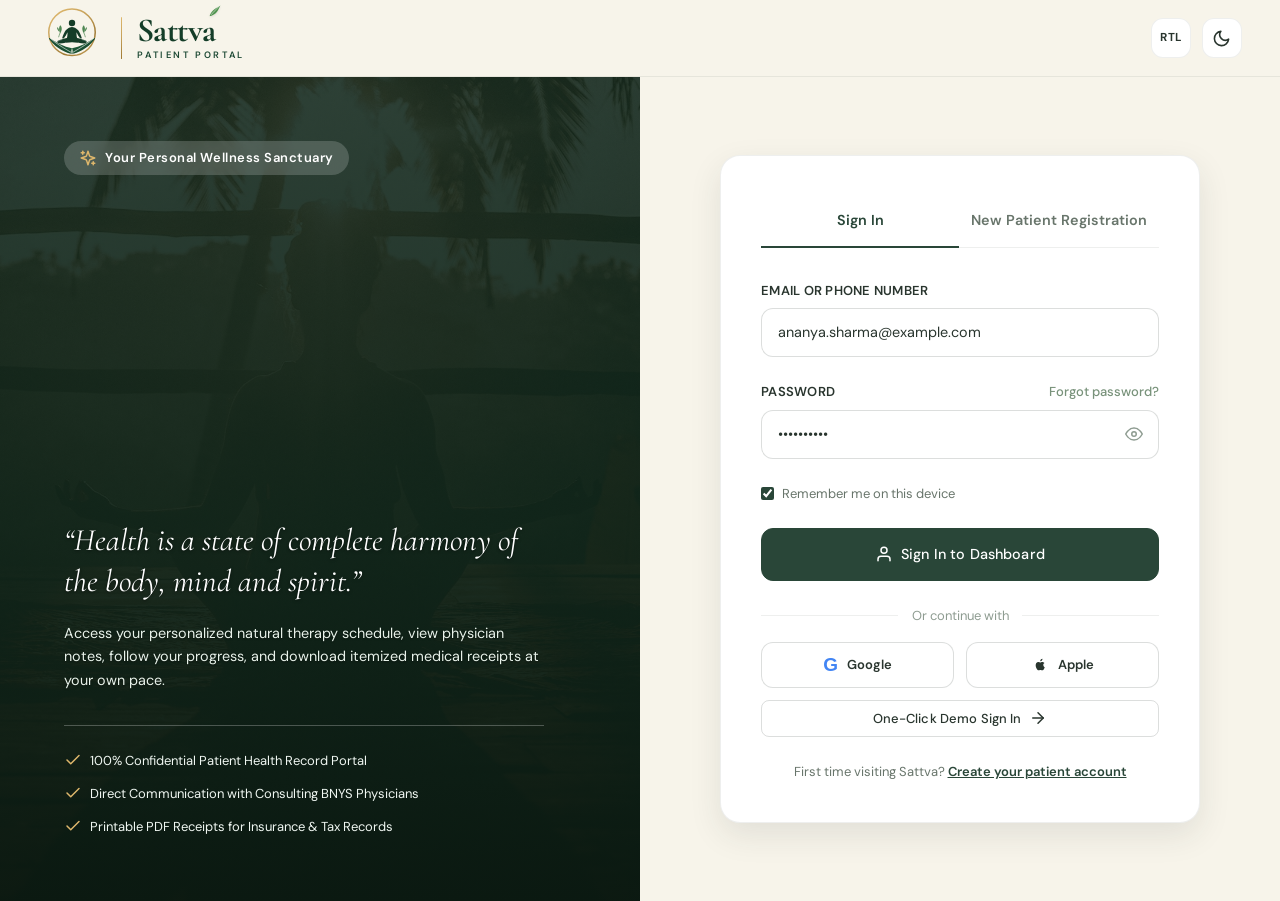
<file: login.html>
<!DOCTYPE html>
<html lang="en" dir="ltr" data-theme="light">
<head>
  <meta charset="UTF-8">
  <meta name="viewport" content="width=device-width, initial-scale=1.0">
  <link rel="icon" type="image/svg+xml" href="assets/images/logo.svg">
  <title>Patient Portal Login — Sattva Naturopathy & Yoga Therapy</title>
  <meta name="description" content="Sign in or register for the Sattva Patient Portal to book therapies, view personalized treatment plans, and access itemized receipts.">
  
  <!-- Preconnect to Fonts -->
  <link rel="preconnect" href="https://fonts.googleapis.com">
  <link rel="preconnect" href="https://fonts.gstatic.com" crossorigin>
  <link href="https://fonts.googleapis.com/css2?family=Cormorant+Garamond:ital,wght@0,400;0,500;0,600;0,700;1,400&family=DM+Sans:ital,opsz,wght@0,9..40,300;0,9..40,400;0,9..40,500;0,9..40,600;0,9..40,700;1,9..40,400&display=swap" rel="stylesheet">
  
  <!-- Design System CSS -->
  <link rel="stylesheet" href="css/tokens.css">
  <link rel="stylesheet" href="css/base.css">
  <link rel="stylesheet" href="css/components.css">
  
  <!-- Immediate Theme & Direction Init -->
  <script>
    (function() {
      const savedTheme = localStorage.getItem('sattva_theme') || 'light';
      const savedDir = localStorage.getItem('sattva_dir') || 'ltr';
      document.documentElement.setAttribute('data-theme', savedTheme);
      document.documentElement.setAttribute('dir', savedDir);
      document.documentElement.setAttribute('lang', savedDir === 'rtl' ? 'ar' : 'en');
    })();
  </script>

  <style>
    /* Dedicated Split-Screen Login Styles */
    .login-wrapper {
      min-height: calc(100vh - var(--nav-height));
      min-height: calc(100dvh - var(--nav-height));
      display: flex;
      width: 100%;
    }

    .login-split {
      display: grid;
      grid-template-columns: 1fr 1fr;
      width: 100%;
      min-height: 100%;
    }

    @media (max-width: 960px) {
      .login-split {
        grid-template-columns: 1fr;
      }
      .login-visual-panel {
        display: none !important;
      }
    }

    /* Left Visual Panel */
    .login-visual-panel {
      position: relative;
      background-color: var(--color-forest);
      color: #FFFFFF;
      display: flex;
      flex-direction: column;
      justify-content: space-between;
      padding: clamp(2rem, 5vw, 4.5rem);
      overflow: hidden;
    }

    .login-visual-img {
      position: absolute;
      inset: 0;
      width: 100%;
      height: 100%;
      object-fit: cover;
      opacity: 0.42;
      transition: transform 10s ease;
    }

    .login-visual-overlay {
      position: absolute;
      inset: 0;
      background: linear-gradient(180deg, rgba(14, 34, 23, 0.72) 0%, rgba(14, 34, 23, 0.88) 55%, rgba(10, 24, 16, 0.96) 100%);
      z-index: 1;
      pointer-events: none;
    }

    .login-visual-content {
      position: relative;
      z-index: 2;
    }

    /* Right Form Panel */
    .login-form-panel {
      background-color: var(--color-bg-page);
      display: flex;
      flex-direction: column;
      justify-content: center;
      align-items: center;
      padding: clamp(1.5rem, 4vw, 3.5rem);
      overflow-y: auto;
    }

    .login-card {
      width: 100%;
      max-width: 480px;
      background-color: var(--color-bg-surface);
      border: 1px solid var(--color-border-subtle);
      border-radius: var(--radius-xl);
      padding: clamp(1.5rem, 3.5vw, 2.5rem);
      box-shadow: var(--shadow-lg);
    }

    .auth-tabs {
      display: flex;
      align-items: stretch;
      border-bottom: 1px solid var(--color-border-subtle);
      margin-bottom: var(--space-lg);
    }

    .auth-tab-btn {
      flex: 1;
      padding: 0.85rem 0.75rem;
      display: flex;
      align-items: center;
      justify-content: center;
      text-align: center;
      font-size: var(--text-sm);
      font-weight: 600;
      color: var(--color-text-muted);
      border-bottom: 2px solid transparent;
      margin-bottom: -1px;
      transition: all var(--transition-fast);
      cursor: pointer;
      line-height: 1.35;
      min-height: 52px;
      white-space: nowrap;
    }

    .auth-tab-btn.active {
      color: var(--color-forest);
      border-bottom-color: var(--color-forest);
    }

    [data-theme="dark"] .auth-tab-btn.active {
      color: var(--color-sage);
      border-bottom-color: var(--color-sage);
    }

    @media (max-width: 420px) {
      .auth-tab-btn {
        font-size: var(--text-xs);
        padding-inline: 0.4rem;
        white-space: normal;
      }
    }

    .password-input-wrap {
      position: relative;
      display: flex;
      align-items: center;
    }

    .password-toggle-btn {
      position: absolute;
      inset-inline-end: 0.75rem;
      background: none;
      border: none;
      color: var(--color-text-subtle);
      padding: 0.25rem;
      display: flex;
      align-items: center;
      justify-content: center;
      cursor: pointer;
    }

    .password-toggle-btn:hover {
      color: var(--color-text-main);
    }

    /* Demo Alert Notice */
    .demo-notice-badge {
      background: var(--color-sage-subtle);
      border: 1px dashed var(--color-sage);
      border-radius: var(--radius-md);
      padding: 0.75rem 1rem;
      margin-bottom: var(--space-md);
      font-size: var(--text-xs);
      color: var(--color-text-muted);
    }

    .social-signin-divider {
      display: flex;
      align-items: center;
      gap: 0.85rem;
      margin: var(--space-md) 0 var(--space-sm);
      color: var(--color-text-subtle);
      font-size: var(--text-xs);
    }

    .social-signin-divider::before,
    .social-signin-divider::after {
      content: '';
      flex: 1;
      height: 1px;
      background: var(--color-border-subtle);
    }

    .social-signin-options {
      display: grid;
      grid-template-columns: repeat(2, minmax(0, 1fr));
      gap: 0.75rem;
    }

    .social-signin-btn {
      min-height: 46px;
      display: inline-flex;
      align-items: center;
      justify-content: center;
      gap: 0.55rem;
      padding: 0.65rem 0.75rem;
      border: 1px solid var(--color-border-medium);
      border-radius: var(--radius-md);
      background: var(--color-bg-surface);
      color: var(--color-text-main);
      font: inherit;
      font-size: var(--text-xs);
      font-weight: var(--font-weight-semibold);
      cursor: pointer;
      transition: background-color var(--transition-fast), border-color var(--transition-fast);
    }

    .social-signin-btn:hover {
      background: var(--color-bg-surface-subtle);
      border-color: var(--color-sage);
    }

    .social-signin-btn svg {
      width: 18px;
      height: 18px;
      flex-shrink: 0;
    }

    .social-google-mark {
      font-family: Arial, sans-serif;
      font-size: 19px;
      font-weight: 700;
      line-height: 1;
      color: #4285F4;
    }

    /* Feedback message container */
    .auth-feedback {
      padding: 0.65rem 0.95rem;
      border-radius: var(--radius-sm);
      font-size: var(--text-xs);
      font-weight: 500;
      margin-bottom: var(--space-md);
      display: none;
    }

    .auth-feedback.success {
      background-color: rgba(74, 122, 87, 0.15);
      color: var(--color-success);
      display: block;
    }

    .auth-feedback.error {
      background-color: rgba(170, 71, 62, 0.15);
      color: var(--color-danger);
      display: block;
    }
  </style>
</head>
<body>
  <!-- Sattva Brand Page Loader -->
  <div id="pageLoader" class="page-loader" role="status" aria-label="Loading Sattva Naturopathy &amp; Yoga">
    <div class="page-loader-inner">
      <div class="loader-pulse-aura" aria-hidden="true"></div>
      <div class="loader-emblem-wrap" aria-hidden="true">
        <svg class="loader-emblem" viewBox="0 0 120 120" fill="none" xmlns="http://www.w3.org/2000/svg" aria-hidden="true">
  <defs>
    <linearGradient id="login_load_gold" x1="15%" y1="0%" x2="85%" y2="100%">
      <stop offset="0%" stop-color="#DEB76C" />
      <stop offset="40%" stop-color="#C5A059" />
      <stop offset="75%" stop-color="#9E7832" />
      <stop offset="100%" stop-color="#C5A059" />
    </linearGradient>
    <linearGradient id="login_load_leafL" x1="0%" y1="100%" x2="100%" y2="0%">
      <stop offset="0%" stop-color="#123B26" />
      <stop offset="60%" stop-color="#1B5635" />
      <stop offset="100%" stop-color="#246E44" />
    </linearGradient>
    <linearGradient id="login_load_leafR" x1="100%" y1="100%" x2="0%" y2="0%">
      <stop offset="0%" stop-color="#123B26" />
      <stop offset="60%" stop-color="#1B5635" />
      <stop offset="100%" stop-color="#246E44" />
    </linearGradient>
  </defs>
  <circle cx="60" cy="50" r="41" stroke="url(#login_load_gold)" stroke-width="2.6" fill="none" />
  <g class="sattva-figure" fill="var(--sattva-forest, #143D28)">
    <circle cx="60" cy="33.5" r="5.6" />
    <path d="M 60 40.5 C 57.5 40.5 52 42.5 49 46.5 C 46.8 49.5 44 55.5 43 59 C 42 60.5 44.5 61.5 46 60 C 48 58 50.5 53.5 52 50 C 52.2 52.5 52 57.5 51 60 C 46 61.5 38.5 62.5 35 65 C 32.5 66.8 34.5 69.5 38.5 69.5 C 45 69.5 54 67.5 60 67.5 C 66 67.5 75 69.5 81.5 69.5 C 85.5 69.5 87.5 66.8 85 65 C 81.5 62.5 74 61.5 69 60 C 68 57.5 67.8 52.5 68 50 C 69.5 53.5 72 58 74 60 C 75.5 61.5 78 60.5 77 59 C 76 55.5 73.2 49.5 71 46.5 C 68 42.5 62.5 40.5 60 40.5 Z" />
  </g>
  <g class="sattva-sprout" fill="var(--sattva-sprout, #4E8752)">
    <path d="M 39 52 C 37 47 36 41 39.5 37.5 C 43 41 42.5 47 39 52 Z" />
    <path d="M 37.5 49 C 35 46.5 33 44 34 40.5 C 36.5 42.5 37.5 46 37.5 49 Z" />
    <path d="M 38.5 52 C 38 54 37 56 36.5 58" stroke="var(--sattva-sprout, #4E8752)" stroke-width="1.2" stroke-linecap="round" fill="none" />
  </g>
  <g class="sattva-sprout" fill="var(--sattva-sprout, #4E8752)">
    <path d="M 81 52 C 83 47 84 41 80.5 37.5 C 77 41 77.5 47 81 52 Z" />
    <path d="M 82.5 49 C 85 46.5 87 44 86 40.5 C 83.5 42.5 82.5 46 82.5 49 Z" />
    <path d="M 81.5 52 C 82 54 83 56 83.5 58" stroke="var(--sattva-sprout, #4E8752)" stroke-width="1.2" stroke-linecap="round" fill="none" />
  </g>
  <path d="M 60 88 C 51 86 33 80 20 62 C 18.5 60.5 20 59.5 21.5 60.5 C 31 67.5 46 76 60 78 C 58 82 59 86 60 88 Z" fill="url(#login_load_leafL)" />
  <path d="M 58 85 C 46 78 33 71 21.5 60.5" stroke="var(--sattva-vein, rgba(255,255,255,0.85))" stroke-width="1.2" stroke-linecap="round" fill="none" />
  <path d="M 40 73 C 44 71 47 69 49 68" stroke="var(--sattva-vein-sub, rgba(255,255,255,0.45))" stroke-width="0.8" stroke-linecap="round" fill="none" />
  <path d="M 33 67 C 36 65 39 64 42 63" stroke="var(--sattva-vein-sub, rgba(255,255,255,0.45))" stroke-width="0.8" stroke-linecap="round" fill="none" />
  <path d="M 60 88 C 69 86 87 80 100 62 C 101.5 60.5 100 59.5 98.5 60.5 C 89 67.5 74 76 60 78 C 62 82 61 86 60 88 Z" fill="url(#login_load_leafR)" />
  <path d="M 62 85 C 74 78 87 71 98.5 60.5" stroke="var(--sattva-vein, rgba(255,255,255,0.85))" stroke-width="1.2" stroke-linecap="round" fill="none" />
  <path d="M 80 73 C 76 71 73 69 71 68" stroke="var(--sattva-vein-sub, rgba(255,255,255,0.45))" stroke-width="0.8" stroke-linecap="round" fill="none" />
  <path d="M 87 67 C 84 65 81 64 78 63" stroke="var(--sattva-vein-sub, rgba(255,255,255,0.45))" stroke-width="0.8" stroke-linecap="round" fill="none" />
</svg>
      </div>
      <div class="loader-brand">
        <span class="loader-brand-title">Sattv<span class="sattva-leaf-accent-wrap">a<svg class="sattva-leaf-accent" viewBox="0 0 24 24" fill="none" aria-hidden="true"><path d="M3 21 C3 21 5 12 14 7 C 19 4 22 2 22 2 C 22 2 20 7 17 12 C 12 20 3 21 3 21 Z" fill="var(--sattva-leaf-accent, #4E8752)" /><path d="M6 18 C 9 14 15 9 20 3" stroke="rgba(255,255,255,0.75)" stroke-width="1.2" stroke-linecap="round" /></svg></span></span>
        <span class="loader-brand-subtitle">NATUROPATHY &amp; YOGA</span>
      </div>
      <div class="loader-progress-track" aria-hidden="true">
        <div class="loader-progress-bar"></div>
      </div>
    </div>
  </div>


  <!-- LOGIN NAVBAR (Full-width, Logo left, ONLY Light/Dark & RTL on right, No regular nav links) -->
  <header class="site-header" style="position: sticky; top: 0; z-index: 100;">
    <div class="container-fluid" style="padding-inline: clamp(1rem, 3vw, 2.5rem);">
      <nav class="navbar" aria-label="Login Header" style="height: var(--nav-height); justify-content: space-between;">
        <!-- Logo on the left -->
        <a href="index.html" class="nav-brand" aria-label="Sattva Patient Portal">
          <svg class="nav-brand-logo sattva-emblem" viewBox="0 0 120 120" fill="none" xmlns="http://www.w3.org/2000/svg" aria-hidden="true">
  <defs>
    <linearGradient id="login_nav_gold" x1="15%" y1="0%" x2="85%" y2="100%">
      <stop offset="0%" stop-color="#DEB76C" />
      <stop offset="40%" stop-color="#C5A059" />
      <stop offset="75%" stop-color="#9E7832" />
      <stop offset="100%" stop-color="#C5A059" />
    </linearGradient>
    <linearGradient id="login_nav_leafL" x1="0%" y1="100%" x2="100%" y2="0%">
      <stop offset="0%" stop-color="#123B26" />
      <stop offset="60%" stop-color="#1B5635" />
      <stop offset="100%" stop-color="#246E44" />
    </linearGradient>
    <linearGradient id="login_nav_leafR" x1="100%" y1="100%" x2="0%" y2="0%">
      <stop offset="0%" stop-color="#123B26" />
      <stop offset="60%" stop-color="#1B5635" />
      <stop offset="100%" stop-color="#246E44" />
    </linearGradient>
  </defs>
  <circle cx="60" cy="50" r="41" stroke="url(#login_nav_gold)" stroke-width="2.6" fill="none" />
  <g class="sattva-figure" fill="var(--sattva-forest, #143D28)">
    <circle cx="60" cy="33.5" r="5.6" />
    <path d="M 60 40.5 C 57.5 40.5 52 42.5 49 46.5 C 46.8 49.5 44 55.5 43 59 C 42 60.5 44.5 61.5 46 60 C 48 58 50.5 53.5 52 50 C 52.2 52.5 52 57.5 51 60 C 46 61.5 38.5 62.5 35 65 C 32.5 66.8 34.5 69.5 38.5 69.5 C 45 69.5 54 67.5 60 67.5 C 66 67.5 75 69.5 81.5 69.5 C 85.5 69.5 87.5 66.8 85 65 C 81.5 62.5 74 61.5 69 60 C 68 57.5 67.8 52.5 68 50 C 69.5 53.5 72 58 74 60 C 75.5 61.5 78 60.5 77 59 C 76 55.5 73.2 49.5 71 46.5 C 68 42.5 62.5 40.5 60 40.5 Z" />
  </g>
  <g class="sattva-sprout" fill="var(--sattva-sprout, #4E8752)">
    <path d="M 39 52 C 37 47 36 41 39.5 37.5 C 43 41 42.5 47 39 52 Z" />
    <path d="M 37.5 49 C 35 46.5 33 44 34 40.5 C 36.5 42.5 37.5 46 37.5 49 Z" />
    <path d="M 38.5 52 C 38 54 37 56 36.5 58" stroke="var(--sattva-sprout, #4E8752)" stroke-width="1.2" stroke-linecap="round" fill="none" />
  </g>
  <g class="sattva-sprout" fill="var(--sattva-sprout, #4E8752)">
    <path d="M 81 52 C 83 47 84 41 80.5 37.5 C 77 41 77.5 47 81 52 Z" />
    <path d="M 82.5 49 C 85 46.5 87 44 86 40.5 C 83.5 42.5 82.5 46 82.5 49 Z" />
    <path d="M 81.5 52 C 82 54 83 56 83.5 58" stroke="var(--sattva-sprout, #4E8752)" stroke-width="1.2" stroke-linecap="round" fill="none" />
  </g>
  <path d="M 60 88 C 51 86 33 80 20 62 C 18.5 60.5 20 59.5 21.5 60.5 C 31 67.5 46 76 60 78 C 58 82 59 86 60 88 Z" fill="url(#login_nav_leafL)" />
  <path d="M 58 85 C 46 78 33 71 21.5 60.5" stroke="var(--sattva-vein, rgba(255,255,255,0.85))" stroke-width="1.2" stroke-linecap="round" fill="none" />
  <path d="M 40 73 C 44 71 47 69 49 68" stroke="var(--sattva-vein-sub, rgba(255,255,255,0.45))" stroke-width="0.8" stroke-linecap="round" fill="none" />
  <path d="M 33 67 C 36 65 39 64 42 63" stroke="var(--sattva-vein-sub, rgba(255,255,255,0.45))" stroke-width="0.8" stroke-linecap="round" fill="none" />
  <path d="M 60 88 C 69 86 87 80 100 62 C 101.5 60.5 100 59.5 98.5 60.5 C 89 67.5 74 76 60 78 C 62 82 61 86 60 88 Z" fill="url(#login_nav_leafR)" />
  <path d="M 62 85 C 74 78 87 71 98.5 60.5" stroke="var(--sattva-vein, rgba(255,255,255,0.85))" stroke-width="1.2" stroke-linecap="round" fill="none" />
  <path d="M 80 73 C 76 71 73 69 71 68" stroke="var(--sattva-vein-sub, rgba(255,255,255,0.45))" stroke-width="0.8" stroke-linecap="round" fill="none" />
  <path d="M 87 67 C 84 65 81 64 78 63" stroke="var(--sattva-vein-sub, rgba(255,255,255,0.45))" stroke-width="0.8" stroke-linecap="round" fill="none" />
</svg>
          <span class="sattva-divider" aria-hidden="true"></span>
          <div class="nav-brand-text">
            <span class="nav-brand-title">Sattv<span class="sattva-leaf-accent-wrap">a<svg class="sattva-leaf-accent" viewBox="0 0 24 24" fill="none" aria-hidden="true"><path d="M3 21 C3 21 5 12 14 7 C 19 4 22 2 22 2 C 22 2 20 7 17 12 C 12 20 3 21 3 21 Z" fill="var(--sattva-leaf-accent, #4E8752)" /><path d="M6 18 C 9 14 15 9 20 3" stroke="rgba(255,255,255,0.75)" stroke-width="1.2" stroke-linecap="round" /></svg></span></span>
            <span class="nav-brand-subtitle">Patient Portal</span>
          </div>
        </a>

        <!-- Direction (RTL / LTR) & Light Mode/Theme icons on the right -->
        <div style="display: flex; align-items: center; gap: 0.65rem;">
          <!-- Direction (RTL / LTR) Toggle Button -->
          <button class="btn-icon rtl-toggle" data-action="toggle-dir" aria-label="Toggle Direction" title="Toggle RTL/LTR">
            <span class="rtl-label" style="font-size: 0.72rem; font-weight: 700; letter-spacing: 0.05em;">RTL</span>
          </button>
          <!-- Light/Dark Mode Toggle Button -->
          <button class="btn-icon theme-btn" data-action="toggle-theme" aria-label="Toggle Theme" title="Toggle Light/Dark Mode">
            <span class="theme-icon"><svg xmlns="http://www.w3.org/2000/svg" width="20" height="20" viewBox="0 0 24 24" fill="none" stroke="currentColor" stroke-width="2" stroke-linecap="round" stroke-linejoin="round"><circle cx="12" cy="12" r="5"/><line x1="12" y1="1" x2="12" y2="3"/><line x1="12" y1="21" x2="12" y2="23"/><line x1="4.22" y1="4.22" x2="5.64" y2="5.64"/><line x1="18.36" y1="18.36" x2="19.78" y2="19.78"/><line x1="1" y1="12" x2="3" y2="12"/><line x1="21" y1="12" x2="23" y2="12"/><line x1="4.22" y1="19.78" x2="5.64" y2="18.36"/><line x1="18.36" y1="5.64" x2="19.78" y2="4.22"/></svg></span>
          </button>
        </div>
      </nav>
    </div>
  </header>

  <!-- Full-Width Split-Screen Layout -->
  <main class="login-wrapper">
    <div class="login-split">
      
      <!-- LEFT PANEL: Calm Wellness Imagery & Welcoming Narrative -->
      <section class="login-visual-panel">
        <img src="assets/images/login-bg.jpg" alt="Tranquil forest sanctuary and morning sunlight" class="login-visual-img">
        <div class="login-visual-overlay" aria-hidden="true"></div>
        
        <!-- Top Badge -->
        <div class="login-visual-content">
          <div style="display: inline-flex; align-items: center; gap: 0.5rem; padding: 0.4rem 0.95rem; border-radius: var(--radius-pill); background: rgba(255, 255, 255, 0.18); backdrop-filter: blur(8px); font-size: var(--text-xs); font-weight: 600; letter-spacing: 0.04em;">
            <span data-icon="sparkles" style="color: #DEB76C;"></span>
            <span>Your Personal Wellness Sanctuary</span>
          </div>
        </div>

        <!-- Middle / Bottom Welcoming Message -->
        <div class="login-visual-content" style="max-width: 480px;">
          <blockquote style="font-family: var(--font-heading); font-size: clamp(1.4rem, 2.5vw, 1.95rem); line-height: 1.3; margin-bottom: 1.25rem; font-style: italic; color: #FFFFFF !important; text-shadow: 0 1px 3px rgba(0,0,0,0.5);">
            “Health is a state of complete harmony of the body, mind and spirit.”
          </blockquote>
          <p style="font-size: var(--text-sm); color: #E8F2EA !important; line-height: 1.65; margin-bottom: var(--space-lg); text-shadow: 0 1px 2px rgba(0,0,0,0.4);">
            Access your personalized natural therapy schedule, view physician notes, follow your progress, and download itemized medical receipts at your own pace.
          </p>

          <div style="display: flex; flex-direction: column; gap: 0.75rem; font-size: var(--text-xs); color: #F0F7F2; padding-top: var(--space-md); border-top: 1px solid rgba(255, 255, 255, 0.25);">
            <div style="display: flex; align-items: center; gap: 0.5rem;">
              <span data-icon="check" style="color: #DEB76C;"></span> 100% Confidential Patient Health Record Portal
            </div>
            <div style="display: flex; align-items: center; gap: 0.5rem;">
              <span data-icon="check" style="color: #DEB76C;"></span> Direct Communication with Consulting BNYS Physicians
            </div>
            <div style="display: flex; align-items: center; gap: 0.5rem;">
              <span data-icon="check" style="color: #DEB76C;"></span> Printable PDF Receipts for Insurance & Tax Records
            </div>
          </div>
        </div>
      </section>

      <!-- RIGHT PANEL: Clean Login & Sign-Up Forms -->
      <section class="login-form-panel">
        <div class="login-card">

          <!-- Auth Mode Tabs (Sign In / New Patient) -->
          <div class="auth-tabs" role="tablist">
            <button class="auth-tab-btn active" id="tabBtnSignIn" onclick="switchAuthTab('signin')" role="tab" aria-selected="true">
              Sign In
            </button>
            <button class="auth-tab-btn" id="tabBtnSignUp" onclick="switchAuthTab('signup')" role="tab" aria-selected="false">
              New Patient Registration
            </button>
          </div>

          <!-- Feedback Alert Banner -->
          <div id="authFeedback" class="auth-feedback" role="alert"></div>

          <!-- SIGN IN FORM -->
          <form id="signInForm" onsubmit="handleSignIn(event)">
            <div class="form-group">
              <label for="loginIdentifier" class="form-label">Email or Phone Number</label>
              <input type="text" id="loginIdentifier" class="form-input" placeholder="ananya.sharma@example.com" value="ananya.sharma@example.com" required>
            </div>

            <div class="form-group">
              <div style="display: flex; justify-content: space-between; align-items: center;">
                <label for="loginPassword" class="form-label">Password</label>
                <a href="#forgot" onclick="handleForgotPassword(event)" style="font-size: var(--text-xs); color: var(--color-sage); font-weight: 500;">Forgot password?</a>
              </div>
              <div class="password-input-wrap">
                <input type="password" id="loginPassword" class="form-input" placeholder="••••••••••••" value="sattva2026" required style="padding-inline-end: 2.5rem;">
                <button type="button" class="password-toggle-btn" onclick="togglePasswordVisibility('loginPassword', this)" aria-label="Toggle password visibility">
                  <span data-icon="eye"></span>
                </button>
              </div>
            </div>

            <div style="display: flex; align-items: center; justify-content: space-between; margin-bottom: var(--space-md);">
              <label style="display: flex; align-items: center; gap: 0.5rem; font-size: var(--text-xs); color: var(--color-text-muted); cursor: pointer;">
                <input type="checkbox" id="rememberMe" checked style="accent-color: var(--color-forest);">
                <span>Remember me on this device</span>
              </label>
            </div>

            <button type="submit" class="btn btn-primary" style="width: 100%; padding-block: 0.85rem; font-size: var(--text-sm);">
              <span data-icon="user"></span>
              <span>Sign In to Dashboard</span>
            </button>

            <div class="social-signin-divider" aria-hidden="true">Or continue with</div>
            <div class="social-signin-options">
              <button type="button" class="social-signin-btn" onclick="handleSocialSignIn('Google')" aria-label="Continue with Google">
                <span class="social-google-mark" aria-hidden="true">G</span>
                <span>Google</span>
              </button>
              <button type="button" class="social-signin-btn" onclick="handleSocialSignIn('Apple')" aria-label="Continue with Apple">
                <svg viewBox="0 0 24 24" fill="currentColor" aria-hidden="true">
                  <path d="M16.37 12.16c.02 2.24 1.97 2.99 1.99 3-.02.05-.31 1.07-1.03 2.12-.62.91-1.26 1.81-2.27 1.83-.99.02-1.31-.59-2.44-.59-1.14 0-1.5.57-2.44.61-1 .04-1.76-.98-2.38-1.88-1.28-1.85-2.26-5.22-.95-7.5.65-1.13 1.81-1.85 3.06-1.87.96-.02 1.87.65 2.46.65.58 0 1.68-.8 2.83-.68.48.02 1.84.19 2.71 1.48-.07.04-1.62.95-1.6 2.83ZM14.51 5.94c.51-.62.86-1.48.77-2.34-.74.03-1.64.49-2.17 1.11-.48.55-.9 1.42-.78 2.25.83.06 1.67-.42 2.18-1.02Z"/>
                </svg>
                <span>Apple</span>
              </button>
            </div>

            <!-- One-Click Demo Access -->
            <button type="button" onclick="quickDemoLogin()" class="btn btn-outline btn-sm" style="width: 100%; margin-top: 0.75rem;">
              <span>One-Click Demo Sign In</span>
              <span data-icon="arrowRight" class="rtl-flip"></span>
            </button>

            <div style="margin-top: var(--space-md); text-align: center; font-size: var(--text-xs); color: var(--color-text-muted);">
              First time visiting Sattva?
              <a href="#" onclick="switchAuthTab('signup'); return false;" style="color: var(--color-forest); font-weight: 600; text-decoration: underline;">
                Create your patient account
              </a>
            </div>
          </form>

          <!-- SIGN UP / REGISTRATION FORM -->
          <form id="signUpForm" onsubmit="handleSignUp(event)" style="display: none;">
            <div class="demo-notice-badge">
              <strong>New Patient Registration:</strong> Fill in your information to initialize your demo patient profile and immediate access to booking.
            </div>

            <div class="form-group">
              <label for="regName" class="form-label">Full Legal Name</label>
              <input type="text" id="regName" class="form-input" placeholder="Ananya Sharma" required>
            </div>

            <div class="grid-2-equal" style="gap: 0.75rem;">
              <div class="form-group">
                <label for="regEmail" class="form-label">Email Address</label>
                <input type="email" id="regEmail" class="form-input" placeholder="name@example.com" required>
              </div>
              <div class="form-group">
                <label for="regPhone" class="form-label">Phone Number</label>
                <input type="tel" id="regPhone" class="form-input" placeholder="+1 (555) 000-0000" required>
              </div>
            </div>

            <div class="form-group">
              <label for="regPassword" class="form-label">Create Password</label>
              <div class="password-input-wrap">
                <input type="password" id="regPassword" class="form-input" placeholder="At least 8 characters" required minlength="8" style="padding-inline-end: 2.5rem;">
                <button type="button" class="password-toggle-btn" onclick="togglePasswordVisibility('regPassword', this)" aria-label="Toggle password visibility">
                  <span data-icon="eye"></span>
                </button>
              </div>
            </div>

            <div class="form-group">
              <label for="regConfirmPassword" class="form-label">Confirm Password</label>
              <div class="password-input-wrap">
                <input type="password" id="regConfirmPassword" class="form-input" placeholder="Re-enter password" required minlength="8" style="padding-inline-end: 2.5rem;">
                <button type="button" class="password-toggle-btn" onclick="togglePasswordVisibility('regConfirmPassword', this)" aria-label="Toggle password visibility">
                  <span data-icon="eye"></span>
                </button>
              </div>
            </div>

            <div style="margin-bottom: var(--space-md);">
              <label style="display: flex; align-items: flex-start; gap: 0.5rem; font-size: var(--text-xs); color: var(--color-text-muted); cursor: pointer;">
                <input type="checkbox" required style="accent-color: var(--color-forest); margin-top: 0.15rem;">
                <span>I agree to the center's privacy guidelines and consent to digital appointment management.</span>
              </label>
            </div>

            <button type="submit" class="btn btn-primary" style="width: 100%; padding-block: 0.85rem; font-size: var(--text-sm);">
              <span data-icon="sparkles"></span>
              <span>Register & Enter Portal</span>
            </button>

            <div style="margin-top: var(--space-md); text-align: center; font-size: var(--text-xs); color: var(--color-text-muted);">
              Already have an account?
              <a href="#" onclick="switchAuthTab('signin'); return false;" style="color: var(--color-forest); font-weight: 600; text-decoration: underline;">
                Sign in here
              </a>
            </div>
          </form>

        </div>
      </section>

    </div>
  </main>

  

  <!-- Scripts -->
  <script src="js/icons.js"></script>
  <script src="js/theme.js"></script>
  <script>
    // Tab switching between Sign In and Sign Up
    function switchAuthTab(tab) {
      const signInForm = document.getElementById('signInForm');
      const signUpForm = document.getElementById('signUpForm');
      const tabBtnSignIn = document.getElementById('tabBtnSignIn');
      const tabBtnSignUp = document.getElementById('tabBtnSignUp');
      const feedback = document.getElementById('authFeedback');
      
      feedback.className = 'auth-feedback';
      feedback.style.display = 'none';

      if (tab === 'signup') {
        signInForm.style.display = 'none';
        signUpForm.style.display = 'block';
        tabBtnSignIn.classList.remove('active');
        tabBtnSignUp.classList.add('active');
        tabBtnSignIn.setAttribute('aria-selected', 'false');
        tabBtnSignUp.setAttribute('aria-selected', 'true');
      } else {
        signUpForm.style.display = 'none';
        signInForm.style.display = 'block';
        tabBtnSignUp.classList.remove('active');
        tabBtnSignIn.classList.add('active');
        tabBtnSignUp.setAttribute('aria-selected', 'false');
        tabBtnSignIn.setAttribute('aria-selected', 'true');
      }
    }

    // Toggle password show/hide
    function togglePasswordVisibility(inputId, btn) {
      const input = document.getElementById(inputId);
      if (!input) return;
      const isPassword = input.type === 'password';
      input.type = isPassword ? 'text' : 'password';
      btn.innerHTML = isPassword ? SVGIcons.eyeOff : SVGIcons.eye;
    }

    // Show feedback alert
    function showFeedback(message, type) {
      const feedback = document.getElementById('authFeedback');
      feedback.textContent = message;
      feedback.className = `auth-feedback ${type}`;
      feedback.style.display = 'block';
    }

    function handleSocialSignIn(provider) {
      showFeedback(`${provider} sign-in is not configured yet. Please sign in with your email or phone number.`, 'error');
    }

    // Forgot password demo handler
    function handleForgotPassword(e) {
      e.preventDefault();
      const identifier = document.getElementById('loginIdentifier').value.trim() || 'ananya.sharma@example.com';
      showFeedback(`Password reset link generated for demo account (${identifier}). In production, a secure SMS/Email OTP is dispatched.`, 'success');
    }

    // Handle Sign In submission
    function handleSignIn(e) {
      e.preventDefault();
      const identifier = document.getElementById('loginIdentifier').value.trim();
      const password = document.getElementById('loginPassword').value;

      if (!identifier || !password) {
        showFeedback('Please provide both your registered email/phone and password.', 'error');
        return;
      }

      showFeedback('Signing in securely to demo patient portal...', 'success');
      localStorage.setItem('sattva_patient_name', 'Ananya Sharma');
      localStorage.setItem('sattva_patient_uhid', 'SAT-8841');
      localStorage.setItem('sattva_is_logged_in', 'true');

      setTimeout(() => {
        window.location.href = 'dashboard.html';
      }, 600);
    }

    // Quick One-Click Demo Sign In
    function quickDemoLogin() {
      document.getElementById('loginIdentifier').value = 'ananya.sharma@example.com';
      document.getElementById('loginPassword').value = 'sattva2026';
      handleSignIn(new Event('submit'));
    }

    // Handle Sign Up submission
    function handleSignUp(e) {
      e.preventDefault();
      const name = document.getElementById('regName').value.trim();
      const email = document.getElementById('regEmail').value.trim();
      const phone = document.getElementById('regPhone').value.trim();
      const password = document.getElementById('regPassword').value;
      const confirmPassword = document.getElementById('regConfirmPassword').value;

      if (password !== confirmPassword) {
        showFeedback('Passwords do not match. Please re-enter matching passwords.', 'error');
        return;
      }

      if (password.length < 8) {
        showFeedback('Password must be at least 8 characters long.', 'error');
        return;
      }

      showFeedback(`Account created successfully for ${name}! Initializing demo patient profile...`, 'success');
      localStorage.setItem('sattva_patient_name', name);
      localStorage.setItem('sattva_patient_email', email);
      localStorage.setItem('sattva_patient_phone', phone);
      localStorage.setItem('sattva_patient_uhid', 'SAT-' + Math.floor(1000 + Math.random() * 9000));
      localStorage.setItem('sattva_is_logged_in', 'true');

      setTimeout(() => {
        window.location.href = 'dashboard.html';
      }, 800);
    }
  </script>

  <!-- BACK TO TOP BUTTON -->
  <button id="backToTop" class="back-to-top" aria-label="Back to top" title="Back to top">
    <span data-icon="arrowUp"></span>
  </button>
</body>
</html>
</file>
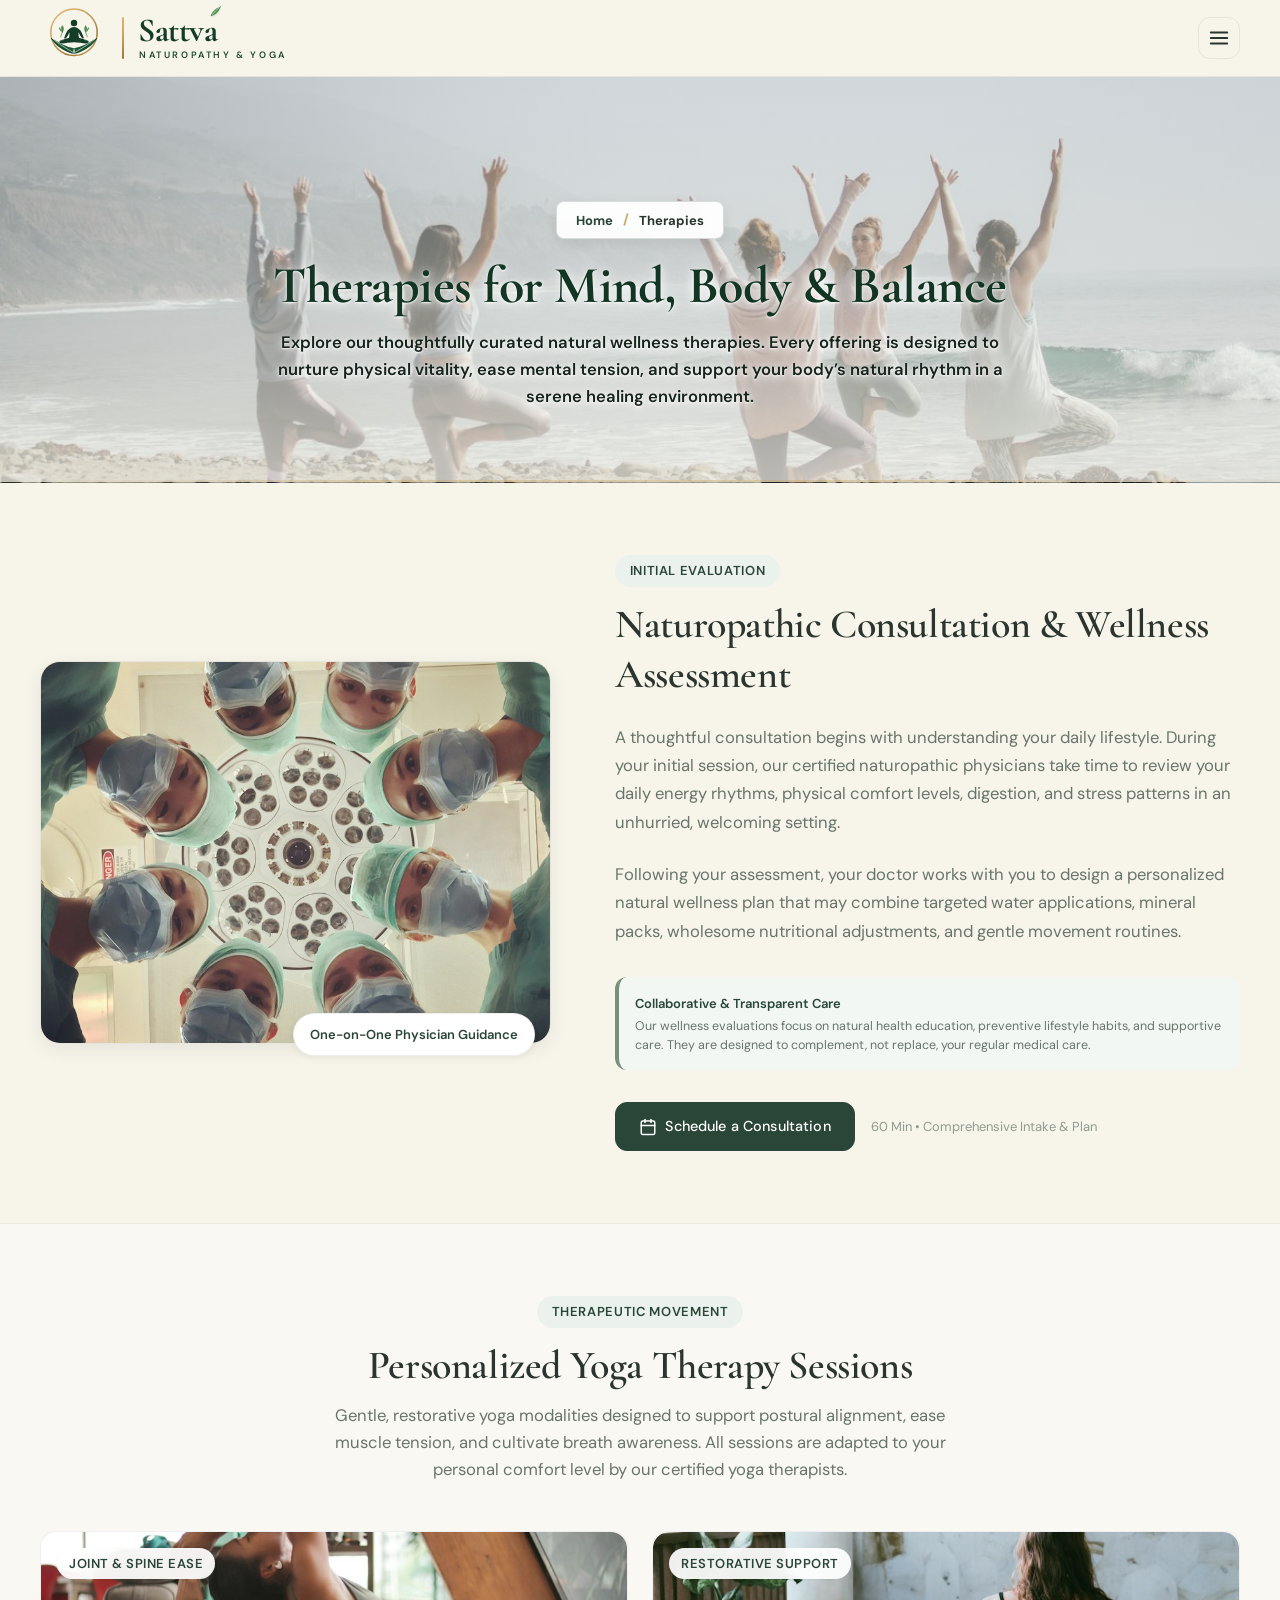
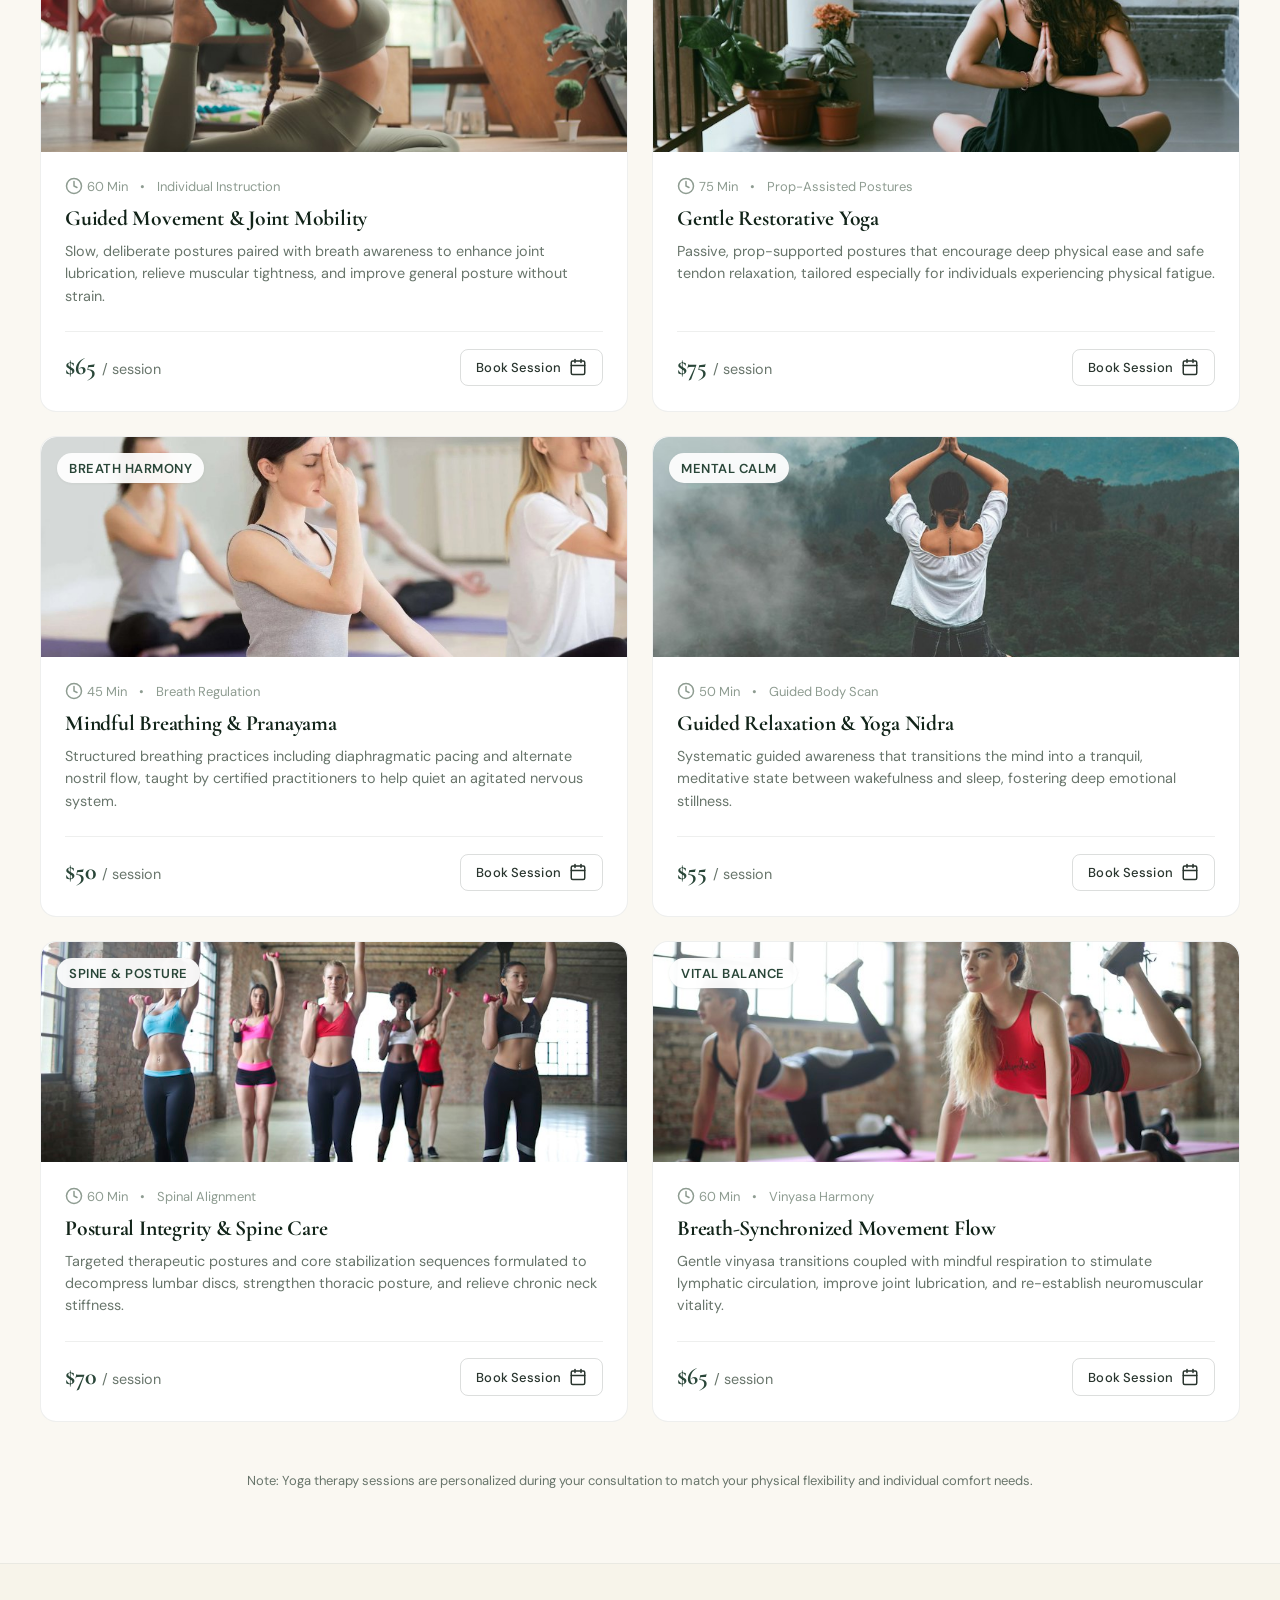
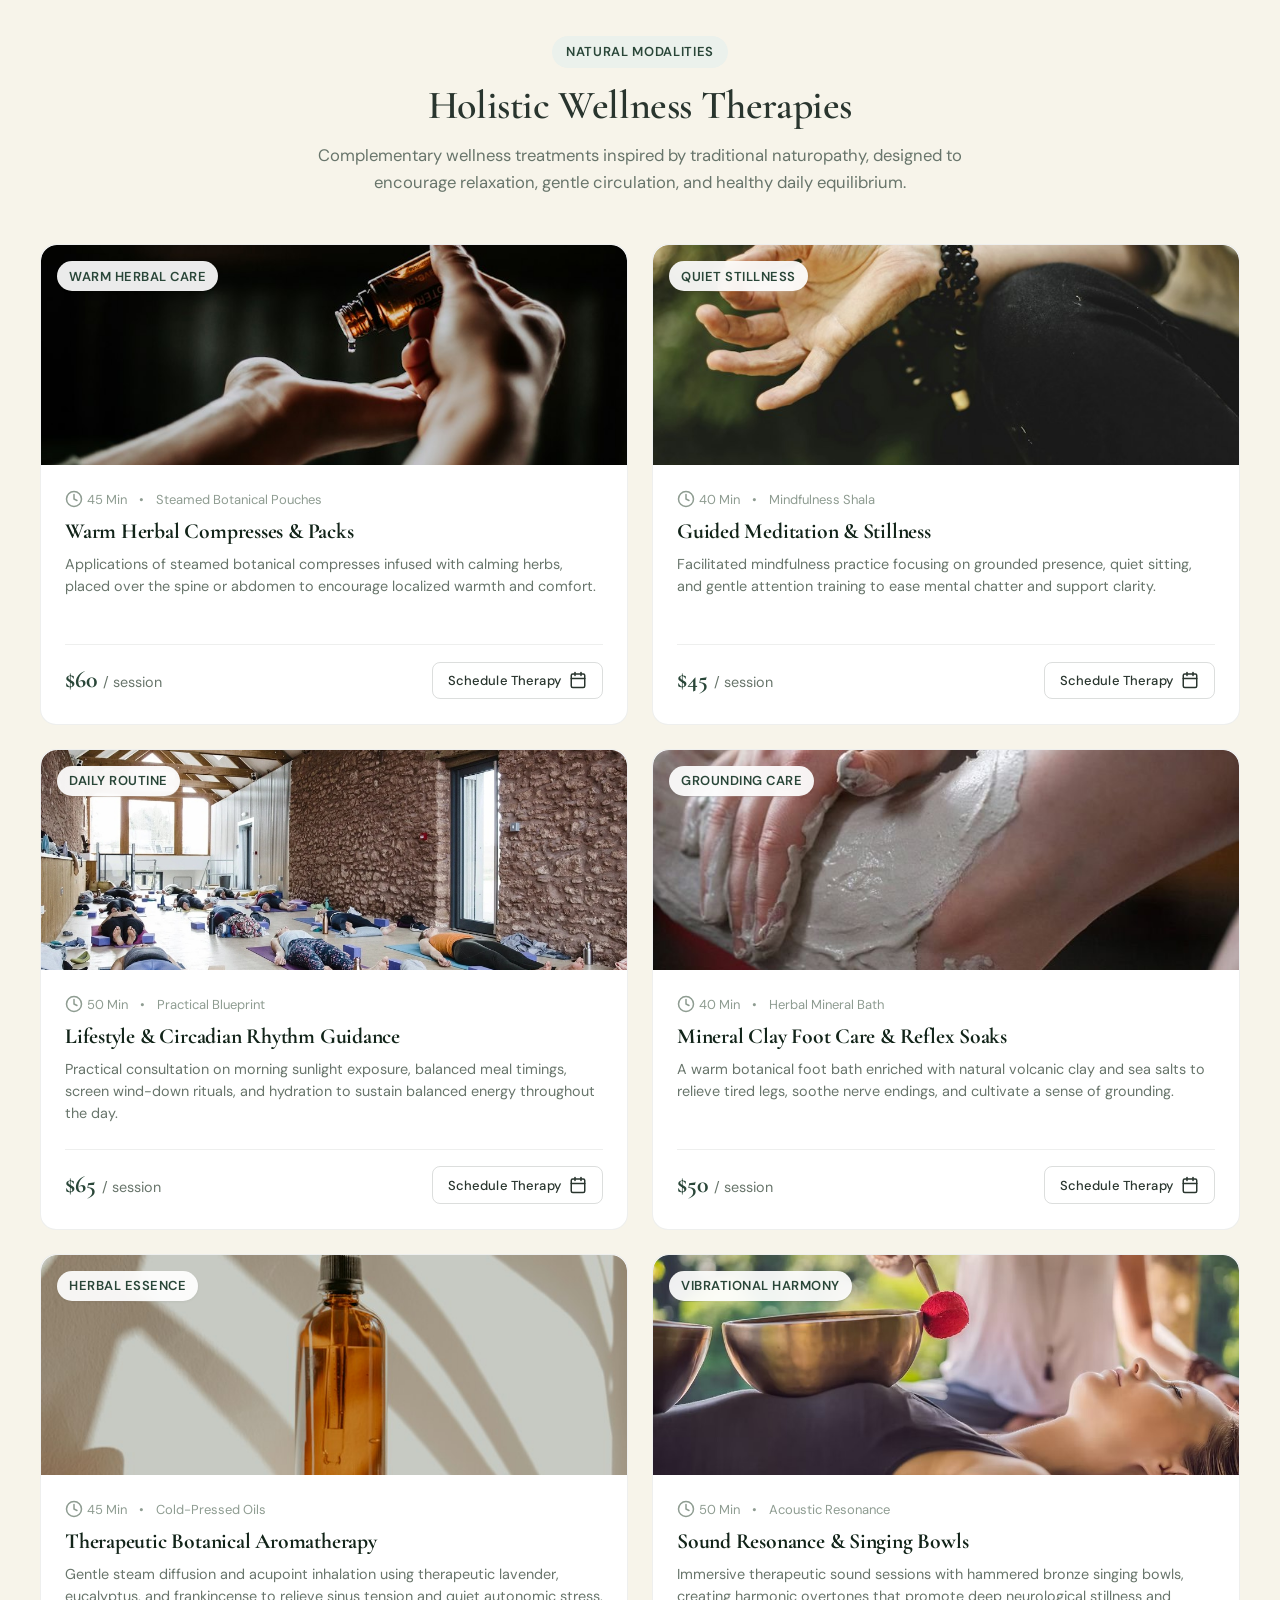
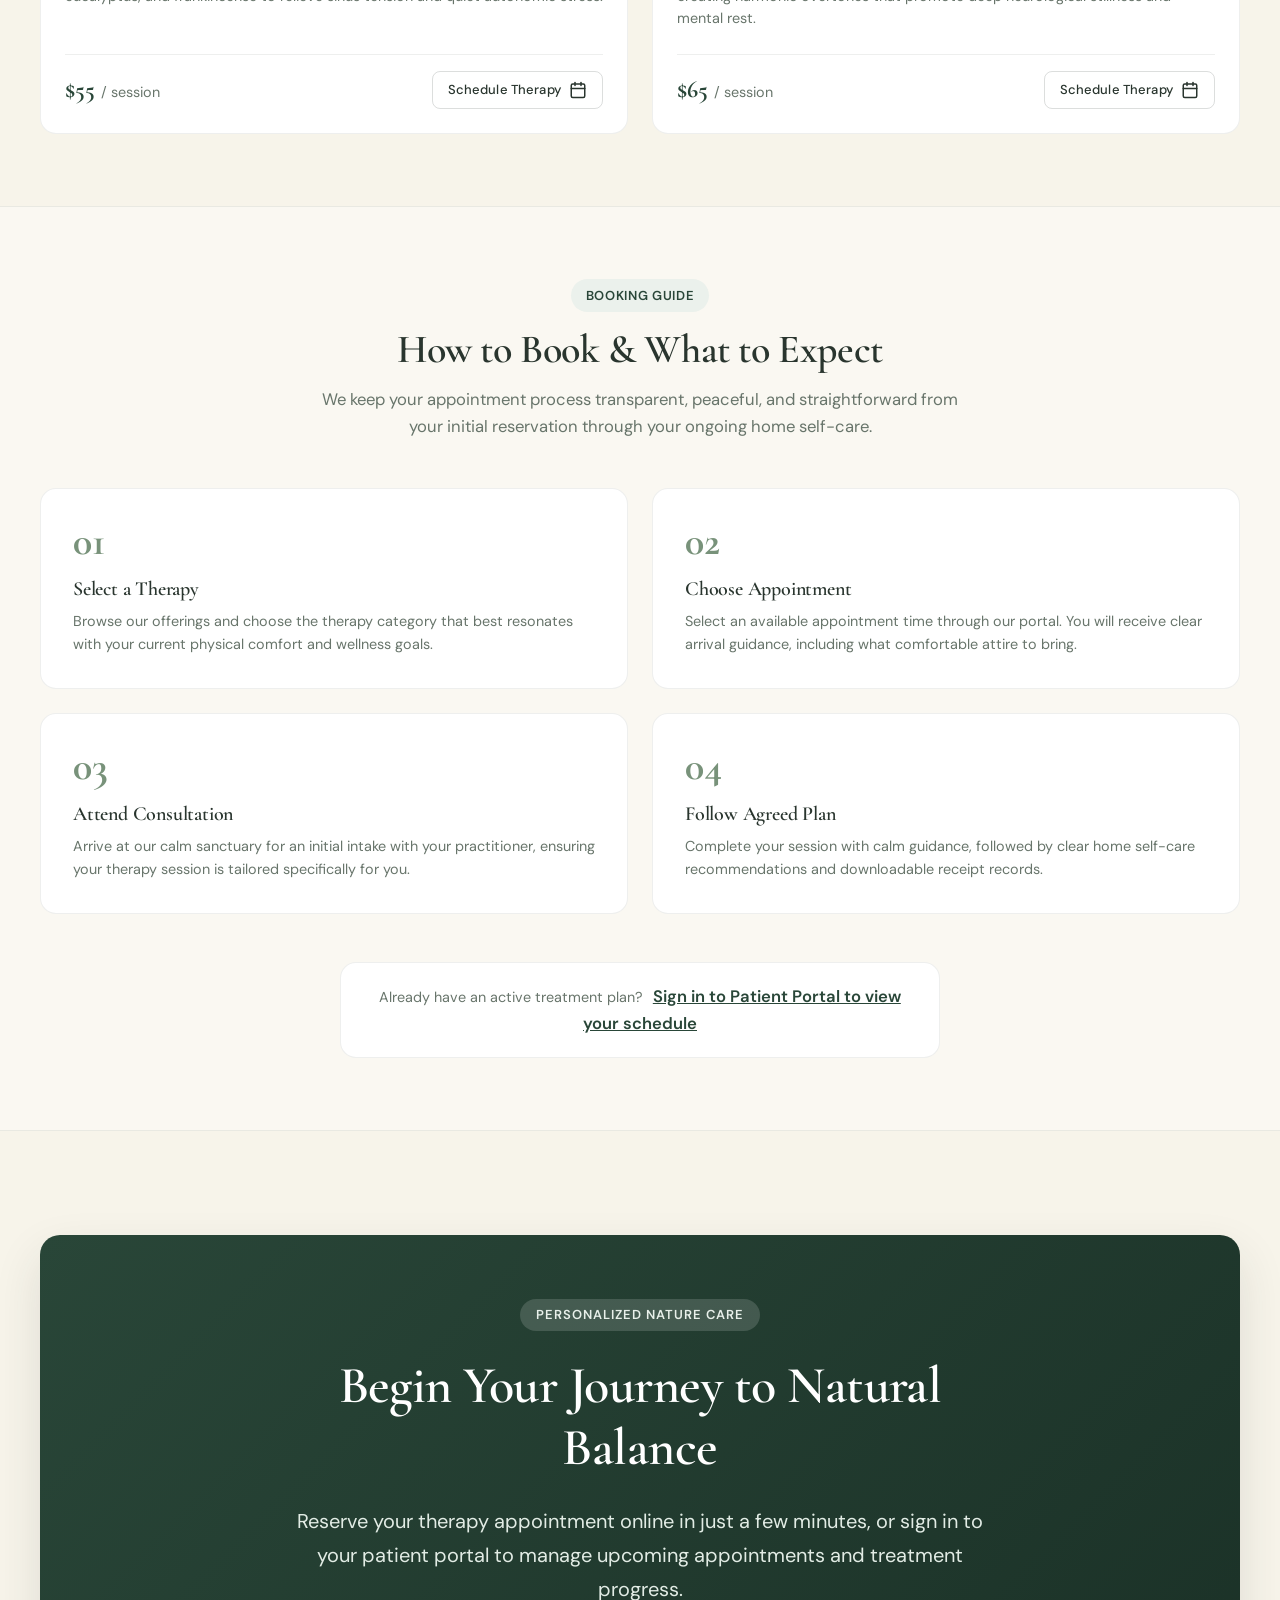
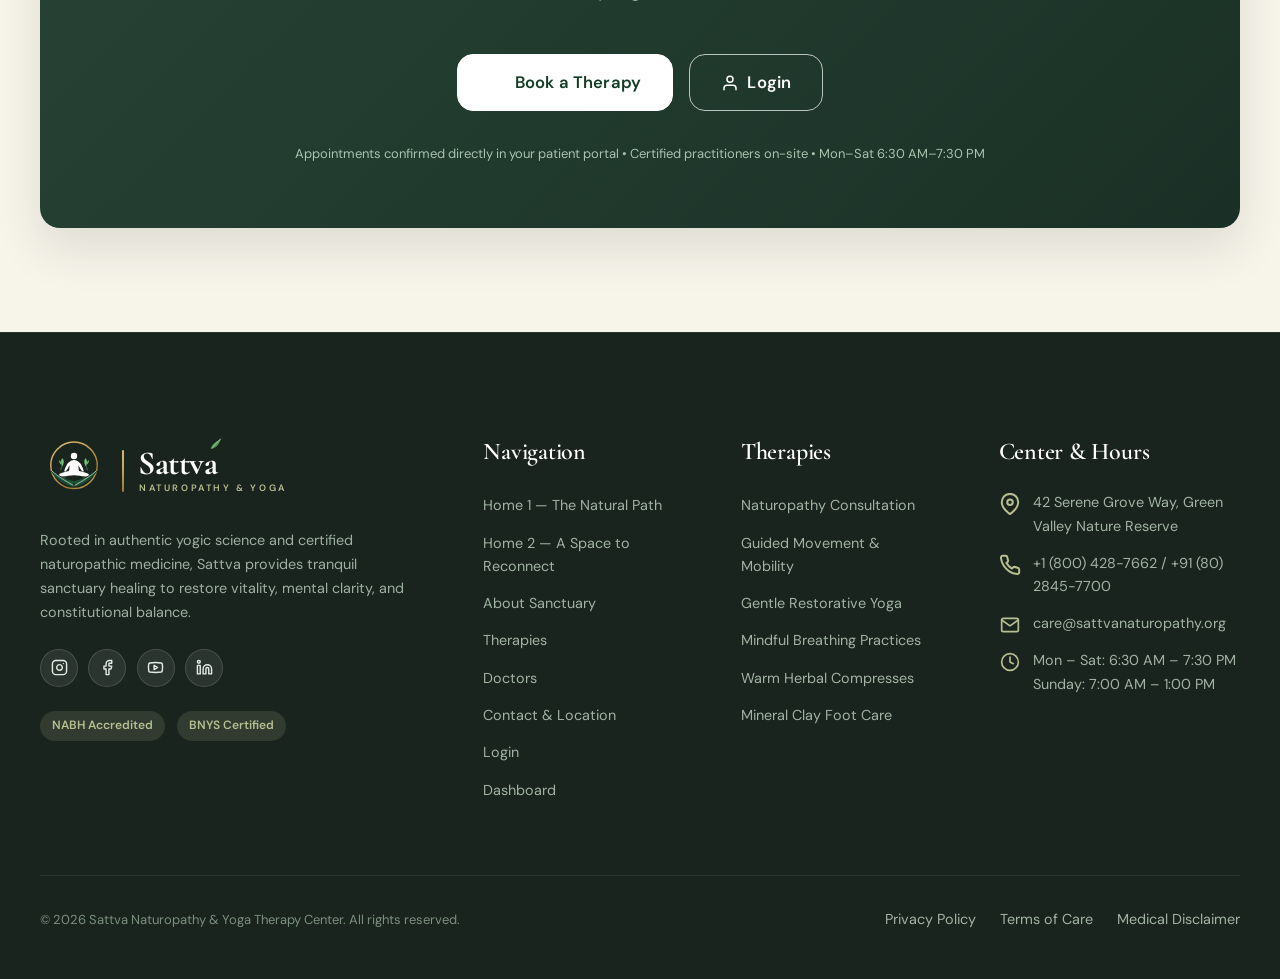
<file: therapies.html>
<!DOCTYPE html>
<html lang="en" dir="ltr" data-theme="light">
<head>
  <meta charset="UTF-8">
  <meta name="viewport" content="width=device-width, initial-scale=1.0">
  <link rel="icon" type="image/svg+xml" href="assets/images/logo.svg">
  <title>Therapies — Sattva Naturopathy & Yoga Therapy Center</title>
  <meta name="description" content="Discover our physician-guided naturopathy consultations, therapeutic yoga sessions, and holistic nature therapies designed to support mind, body, and balance.">
  
  <!-- Preconnect to Fonts -->
  <link rel="preconnect" href="https://fonts.googleapis.com">
  <link rel="preconnect" href="https://fonts.gstatic.com" crossorigin>
  <link href="https://fonts.googleapis.com/css2?family=Cormorant+Garamond:ital,wght@0,400;0,500;0,600;0,700;1,400&family=DM+Sans:ital,opsz,wght@0,9..40,300;0,9..40,400;0,9..40,500;0,9..40,600;0,9..40,700;1,9..40,400&display=swap" rel="stylesheet">
  
  <!-- Design System CSS -->
  <link rel="stylesheet" href="css/tokens.css">
  <link rel="stylesheet" href="css/base.css">
  <link rel="stylesheet" href="css/components.css">
  
  <!-- Immediate Theme & Direction Init -->
  <script>
    (function() {
      const savedTheme = localStorage.getItem('sattva_theme') || 'light';
      const savedDir = localStorage.getItem('sattva_dir') || 'ltr';
      document.documentElement.setAttribute('data-theme', savedTheme);
      document.documentElement.setAttribute('dir', savedDir);
      document.documentElement.setAttribute('lang', savedDir === 'rtl' ? 'ar' : 'en');
    })();
  </script>
</head>
<body>
  <!-- Sattva Brand Page Loader -->
  <div id="pageLoader" class="page-loader" role="status" aria-label="Loading Sattva Naturopathy &amp; Yoga">
    <div class="page-loader-inner">
      <div class="loader-pulse-aura" aria-hidden="true"></div>
      <div class="loader-emblem-wrap" aria-hidden="true">
        <svg class="loader-emblem" viewBox="0 0 120 120" fill="none" xmlns="http://www.w3.org/2000/svg" aria-hidden="true">
  <defs>
    <linearGradient id="therapies_load_gold" x1="15%" y1="0%" x2="85%" y2="100%">
      <stop offset="0%" stop-color="#DEB76C" />
      <stop offset="40%" stop-color="#C5A059" />
      <stop offset="75%" stop-color="#9E7832" />
      <stop offset="100%" stop-color="#C5A059" />
    </linearGradient>
    <linearGradient id="therapies_load_leafL" x1="0%" y1="100%" x2="100%" y2="0%">
      <stop offset="0%" stop-color="#123B26" />
      <stop offset="60%" stop-color="#1B5635" />
      <stop offset="100%" stop-color="#246E44" />
    </linearGradient>
    <linearGradient id="therapies_load_leafR" x1="100%" y1="100%" x2="0%" y2="0%">
      <stop offset="0%" stop-color="#123B26" />
      <stop offset="60%" stop-color="#1B5635" />
      <stop offset="100%" stop-color="#246E44" />
    </linearGradient>
  </defs>
  <circle cx="60" cy="50" r="41" stroke="url(#therapies_load_gold)" stroke-width="2.6" fill="none" />
  <g class="sattva-figure" fill="var(--sattva-forest, #143D28)">
    <circle cx="60" cy="33.5" r="5.6" />
    <path d="M 60 40.5 C 57.5 40.5 52 42.5 49 46.5 C 46.8 49.5 44 55.5 43 59 C 42 60.5 44.5 61.5 46 60 C 48 58 50.5 53.5 52 50 C 52.2 52.5 52 57.5 51 60 C 46 61.5 38.5 62.5 35 65 C 32.5 66.8 34.5 69.5 38.5 69.5 C 45 69.5 54 67.5 60 67.5 C 66 67.5 75 69.5 81.5 69.5 C 85.5 69.5 87.5 66.8 85 65 C 81.5 62.5 74 61.5 69 60 C 68 57.5 67.8 52.5 68 50 C 69.5 53.5 72 58 74 60 C 75.5 61.5 78 60.5 77 59 C 76 55.5 73.2 49.5 71 46.5 C 68 42.5 62.5 40.5 60 40.5 Z" />
  </g>
  <g class="sattva-sprout" fill="var(--sattva-sprout, #4E8752)">
    <path d="M 39 52 C 37 47 36 41 39.5 37.5 C 43 41 42.5 47 39 52 Z" />
    <path d="M 37.5 49 C 35 46.5 33 44 34 40.5 C 36.5 42.5 37.5 46 37.5 49 Z" />
    <path d="M 38.5 52 C 38 54 37 56 36.5 58" stroke="var(--sattva-sprout, #4E8752)" stroke-width="1.2" stroke-linecap="round" fill="none" />
  </g>
  <g class="sattva-sprout" fill="var(--sattva-sprout, #4E8752)">
    <path d="M 81 52 C 83 47 84 41 80.5 37.5 C 77 41 77.5 47 81 52 Z" />
    <path d="M 82.5 49 C 85 46.5 87 44 86 40.5 C 83.5 42.5 82.5 46 82.5 49 Z" />
    <path d="M 81.5 52 C 82 54 83 56 83.5 58" stroke="var(--sattva-sprout, #4E8752)" stroke-width="1.2" stroke-linecap="round" fill="none" />
  </g>
  <path d="M 60 88 C 51 86 33 80 20 62 C 18.5 60.5 20 59.5 21.5 60.5 C 31 67.5 46 76 60 78 C 58 82 59 86 60 88 Z" fill="url(#therapies_load_leafL)" />
  <path d="M 58 85 C 46 78 33 71 21.5 60.5" stroke="var(--sattva-vein, rgba(255,255,255,0.85))" stroke-width="1.2" stroke-linecap="round" fill="none" />
  <path d="M 40 73 C 44 71 47 69 49 68" stroke="var(--sattva-vein-sub, rgba(255,255,255,0.45))" stroke-width="0.8" stroke-linecap="round" fill="none" />
  <path d="M 33 67 C 36 65 39 64 42 63" stroke="var(--sattva-vein-sub, rgba(255,255,255,0.45))" stroke-width="0.8" stroke-linecap="round" fill="none" />
  <path d="M 60 88 C 69 86 87 80 100 62 C 101.5 60.5 100 59.5 98.5 60.5 C 89 67.5 74 76 60 78 C 62 82 61 86 60 88 Z" fill="url(#therapies_load_leafR)" />
  <path d="M 62 85 C 74 78 87 71 98.5 60.5" stroke="var(--sattva-vein, rgba(255,255,255,0.85))" stroke-width="1.2" stroke-linecap="round" fill="none" />
  <path d="M 80 73 C 76 71 73 69 71 68" stroke="var(--sattva-vein-sub, rgba(255,255,255,0.45))" stroke-width="0.8" stroke-linecap="round" fill="none" />
  <path d="M 87 67 C 84 65 81 64 78 63" stroke="var(--sattva-vein-sub, rgba(255,255,255,0.45))" stroke-width="0.8" stroke-linecap="round" fill="none" />
</svg>
      </div>
      <div class="loader-brand">
        <span class="loader-brand-title">Sattv<span class="sattva-leaf-accent-wrap">a<svg class="sattva-leaf-accent" viewBox="0 0 24 24" fill="none" aria-hidden="true"><path d="M3 21 C3 21 5 12 14 7 C 19 4 22 2 22 2 C 22 2 20 7 17 12 C 12 20 3 21 3 21 Z" fill="var(--sattva-leaf-accent, #4E8752)" /><path d="M6 18 C 9 14 15 9 20 3" stroke="rgba(255,255,255,0.75)" stroke-width="1.2" stroke-linecap="round" /></svg></span></span>
        <span class="loader-brand-subtitle">NATUROPATHY &amp; YOGA</span>
      </div>
      <div class="loader-progress-track" aria-hidden="true">
        <div class="loader-progress-bar"></div>
      </div>
    </div>
  </div>


  <!-- Shared Public Header / Navbar -->
  <header class="site-header">
    <div class="container">
      <nav class="navbar" aria-label="Main Navigation">
        <!-- Logo Left -->
        <a href="index.html" class="nav-brand" aria-label="Sattva NATUROPATHY & YOGA">
          <svg class="nav-brand-logo sattva-emblem" viewBox="0 0 120 120" fill="none" xmlns="http://www.w3.org/2000/svg" aria-hidden="true">
  <defs>
    <linearGradient id="therapies_nav_gold" x1="15%" y1="0%" x2="85%" y2="100%">
      <stop offset="0%" stop-color="#DEB76C" />
      <stop offset="40%" stop-color="#C5A059" />
      <stop offset="75%" stop-color="#9E7832" />
      <stop offset="100%" stop-color="#C5A059" />
    </linearGradient>
    <linearGradient id="therapies_nav_leafL" x1="0%" y1="100%" x2="100%" y2="0%">
      <stop offset="0%" stop-color="#123B26" />
      <stop offset="60%" stop-color="#1B5635" />
      <stop offset="100%" stop-color="#246E44" />
    </linearGradient>
    <linearGradient id="therapies_nav_leafR" x1="100%" y1="100%" x2="0%" y2="0%">
      <stop offset="0%" stop-color="#123B26" />
      <stop offset="60%" stop-color="#1B5635" />
      <stop offset="100%" stop-color="#246E44" />
    </linearGradient>
  </defs>
  <circle cx="60" cy="50" r="41" stroke="url(#therapies_nav_gold)" stroke-width="2.6" fill="none" />
  <g class="sattva-figure" fill="var(--sattva-forest, #143D28)">
    <circle cx="60" cy="33.5" r="5.6" />
    <path d="M 60 40.5 C 57.5 40.5 52 42.5 49 46.5 C 46.8 49.5 44 55.5 43 59 C 42 60.5 44.5 61.5 46 60 C 48 58 50.5 53.5 52 50 C 52.2 52.5 52 57.5 51 60 C 46 61.5 38.5 62.5 35 65 C 32.5 66.8 34.5 69.5 38.5 69.5 C 45 69.5 54 67.5 60 67.5 C 66 67.5 75 69.5 81.5 69.5 C 85.5 69.5 87.5 66.8 85 65 C 81.5 62.5 74 61.5 69 60 C 68 57.5 67.8 52.5 68 50 C 69.5 53.5 72 58 74 60 C 75.5 61.5 78 60.5 77 59 C 76 55.5 73.2 49.5 71 46.5 C 68 42.5 62.5 40.5 60 40.5 Z" />
  </g>
  <g class="sattva-sprout" fill="var(--sattva-sprout, #4E8752)">
    <path d="M 39 52 C 37 47 36 41 39.5 37.5 C 43 41 42.5 47 39 52 Z" />
    <path d="M 37.5 49 C 35 46.5 33 44 34 40.5 C 36.5 42.5 37.5 46 37.5 49 Z" />
    <path d="M 38.5 52 C 38 54 37 56 36.5 58" stroke="var(--sattva-sprout, #4E8752)" stroke-width="1.2" stroke-linecap="round" fill="none" />
  </g>
  <g class="sattva-sprout" fill="var(--sattva-sprout, #4E8752)">
    <path d="M 81 52 C 83 47 84 41 80.5 37.5 C 77 41 77.5 47 81 52 Z" />
    <path d="M 82.5 49 C 85 46.5 87 44 86 40.5 C 83.5 42.5 82.5 46 82.5 49 Z" />
    <path d="M 81.5 52 C 82 54 83 56 83.5 58" stroke="var(--sattva-sprout, #4E8752)" stroke-width="1.2" stroke-linecap="round" fill="none" />
  </g>
  <path d="M 60 88 C 51 86 33 80 20 62 C 18.5 60.5 20 59.5 21.5 60.5 C 31 67.5 46 76 60 78 C 58 82 59 86 60 88 Z" fill="url(#therapies_nav_leafL)" />
  <path d="M 58 85 C 46 78 33 71 21.5 60.5" stroke="var(--sattva-vein, rgba(255,255,255,0.85))" stroke-width="1.2" stroke-linecap="round" fill="none" />
  <path d="M 40 73 C 44 71 47 69 49 68" stroke="var(--sattva-vein-sub, rgba(255,255,255,0.45))" stroke-width="0.8" stroke-linecap="round" fill="none" />
  <path d="M 33 67 C 36 65 39 64 42 63" stroke="var(--sattva-vein-sub, rgba(255,255,255,0.45))" stroke-width="0.8" stroke-linecap="round" fill="none" />
  <path d="M 60 88 C 69 86 87 80 100 62 C 101.5 60.5 100 59.5 98.5 60.5 C 89 67.5 74 76 60 78 C 62 82 61 86 60 88 Z" fill="url(#therapies_nav_leafR)" />
  <path d="M 62 85 C 74 78 87 71 98.5 60.5" stroke="var(--sattva-vein, rgba(255,255,255,0.85))" stroke-width="1.2" stroke-linecap="round" fill="none" />
  <path d="M 80 73 C 76 71 73 69 71 68" stroke="var(--sattva-vein-sub, rgba(255,255,255,0.45))" stroke-width="0.8" stroke-linecap="round" fill="none" />
  <path d="M 87 67 C 84 65 81 64 78 63" stroke="var(--sattva-vein-sub, rgba(255,255,255,0.45))" stroke-width="0.8" stroke-linecap="round" fill="none" />
</svg>
          <span class="sattva-divider" aria-hidden="true"></span>
          <div class="nav-brand-text">
            <span class="nav-brand-title">Sattv<span class="sattva-leaf-accent-wrap">a<svg class="sattva-leaf-accent" viewBox="0 0 24 24" fill="none" aria-hidden="true"><path d="M3 21 C3 21 5 12 14 7 C 19 4 22 2 22 2 C 22 2 20 7 17 12 C 12 20 3 21 3 21 Z" fill="var(--sattva-leaf-accent, #4E8752)" /><path d="M6 18 C 9 14 15 9 20 3" stroke="rgba(255,255,255,0.75)" stroke-width="1.2" stroke-linecap="round" /></svg></span></span>
            <span class="nav-brand-subtitle">NATUROPATHY &amp; YOGA</span>
          </div>
        </a>

        <!-- Desktop Navigation Links -->
        <ul class="nav-menu">
          <li class="nav-item nav-dropdown">
            <button class="nav-link dropdown-toggle" aria-expanded="false" aria-haspopup="true">
              <span>Home</span>
              <span class="dropdown-arrow" data-icon="chevronDown"></span>
            </button>
            <div class="dropdown-menu">
              <a href="index.html" class="dropdown-item">Home 1 — The Natural Path</a>
              <a href="home-2.html" class="dropdown-item">Home 2 — A Space to Reconnect</a>
            </div>
          </li>
          <li class="nav-item">
            <a href="about.html" class="nav-link">About</a>
          </li>
          <li class="nav-item">
            <a href="therapies.html" class="nav-link active">Therapies</a>
          </li>
          <li class="nav-item">
            <a href="doctors.html" class="nav-link">Doctors</a>
          </li>
          <li class="nav-item">
            <a href="contact.html" class="nav-link">Contact</a>
          </li>
          <li class="nav-item">
            <a href="dashboard.html" class="nav-link">Dashboard</a>
          </li>
        </ul>

        <!-- Nav Controls & Actions -->
        <div class="nav-actions">
          <button class="btn-icon rtl-toggle" data-action="toggle-dir" aria-label="Toggle Direction" title="Toggle RTL/LTR">
            <span class="rtl-label" style="font-size: 0.72rem; font-weight: 700; letter-spacing: 0.05em;">RTL</span>
          </button>

          <button class="btn-icon theme-toggle theme-btn" data-action="toggle-theme" aria-label="Toggle Theme" title="Toggle Light/Dark Mode">
            <span class="theme-icon" data-icon="moon"></span>
          </button>

          <!-- Secondary Login Button next to Main CTA -->
          <a href="login.html" class="btn btn-outline btn-sm nav-login-btn">
            <span data-icon="user"></span>
            <span>Login</span>
          </a>

          <a href="dashboard.html#book" class="btn btn-primary btn-sm nav-cta">
            <span data-icon="calendar"></span>
            <span>Book a Therapy</span>
          </a>

          <button class="mobile-nav-toggle" data-action="open-mobile-nav" aria-label="Open Navigation Menu">
            <span data-icon="menu"></span>
          </button>
        </div>
      </nav>
    </div>
  </header>

  <!-- Mobile & iPad Navigation Drawer -->
  <div class="mobile-drawer-overlay" id="mobileDrawer" aria-hidden="true">
    <aside class="mobile-drawer" aria-label="Navigation Menu">
      <div class="mobile-drawer-header">
        <a href="index.html" class="nav-brand" aria-label="Sattva NATUROPATHY &amp; YOGA">
          <svg class="nav-brand-logo sattva-emblem" viewBox="0 0 120 120" fill="none" xmlns="http://www.w3.org/2000/svg" aria-hidden="true">
  <defs>
    <linearGradient id="th_draw_gold" x1="15%" y1="0%" x2="85%" y2="100%">
      <stop offset="0%" stop-color="#DEB76C" />
      <stop offset="40%" stop-color="#C5A059" />
      <stop offset="75%" stop-color="#9E7832" />
      <stop offset="100%" stop-color="#C5A059" />
    </linearGradient>
    <linearGradient id="th_draw_leafL" x1="0%" y1="100%" x2="100%" y2="0%">
      <stop offset="0%" stop-color="#123B26" />
      <stop offset="60%" stop-color="#1B5635" />
      <stop offset="100%" stop-color="#246E44" />
    </linearGradient>
    <linearGradient id="th_draw_leafR" x1="100%" y1="100%" x2="0%" y2="0%">
      <stop offset="0%" stop-color="#123B26" />
      <stop offset="60%" stop-color="#1B5635" />
      <stop offset="100%" stop-color="#246E44" />
    </linearGradient>
  </defs>
  <circle cx="60" cy="50" r="41" stroke="url(#th_draw_gold)" stroke-width="2.6" fill="none" />
  <g class="sattva-figure" fill="var(--sattva-forest, #143D28)">
    <circle cx="60" cy="33.5" r="5.6" />
    <path d="M 60 40.5 C 57.5 40.5 52 42.5 49 46.5 C 46.8 49.5 44 55.5 43 59 C 42 60.5 44.5 61.5 46 60 C 48 58 50.5 53.5 52 50 C 52.2 52.5 52 57.5 51 60 C 46 61.5 38.5 62.5 35 65 C 32.5 66.8 34.5 69.5 38.5 69.5 C 45 69.5 54 67.5 60 67.5 C 66 67.5 75 69.5 81.5 69.5 C 85.5 69.5 87.5 66.8 85 65 C 81.5 62.5 74 61.5 69 60 C 68 57.5 67.8 52.5 68 50 C 69.5 53.5 72 58 74 60 C 75.5 61.5 78 60.5 77 59 C 76 55.5 73.2 49.5 71 46.5 C 68 42.5 62.5 40.5 60 40.5 Z" />
  </g>
  <g class="sattva-sprout" fill="var(--sattva-sprout, #4E8752)">
    <path d="M 39 52 C 37 47 36 41 39.5 37.5 C 43 41 42.5 47 39 52 Z" />
    <path d="M 37.5 49 C 35 46.5 33 44 34 40.5 C 36.5 42.5 37.5 46 37.5 49 Z" />
    <path d="M 38.5 52 C 38 54 37 56 36.5 58" stroke="var(--sattva-sprout, #4E8752)" stroke-width="1.2" stroke-linecap="round" fill="none" />
  </g>
  <g class="sattva-sprout" fill="var(--sattva-sprout, #4E8752)">
    <path d="M 81 52 C 83 47 84 41 80.5 37.5 C 77 41 77.5 47 81 52 Z" />
    <path d="M 82.5 49 C 85 46.5 87 44 86 40.5 C 83.5 42.5 82.5 46 82.5 49 Z" />
    <path d="M 81.5 52 C 82 54 83 56 83.5 58" stroke="var(--sattva-sprout, #4E8752)" stroke-width="1.2" stroke-linecap="round" fill="none" />
  </g>
  <path d="M 60 88 C 51 86 33 80 20 62 C 18.5 60.5 20 59.5 21.5 60.5 C 31 67.5 46 76 60 78 C 58 82 59 86 60 88 Z" fill="url(#th_draw_leafL)" />
  <path d="M 58 85 C 46 78 33 71 21.5 60.5" stroke="var(--sattva-vein, rgba(255,255,255,0.85))" stroke-width="1.2" stroke-linecap="round" fill="none" />
  <path d="M 40 73 C 44 71 47 69 49 68" stroke="var(--sattva-vein-sub, rgba(255,255,255,0.45))" stroke-width="0.8" stroke-linecap="round" fill="none" />
  <path d="M 33 67 C 36 65 39 64 42 63" stroke="var(--sattva-vein-sub, rgba(255,255,255,0.45))" stroke-width="0.8" stroke-linecap="round" fill="none" />
  <path d="M 60 88 C 69 86 87 80 100 62 C 101.5 60.5 100 59.5 98.5 60.5 C 89 67.5 74 76 60 78 C 62 82 61 86 60 88 Z" fill="url(#th_draw_leafR)" />
  <path d="M 62 85 C 74 78 87 71 98.5 60.5" stroke="var(--sattva-vein, rgba(255,255,255,0.85))" stroke-width="1.2" stroke-linecap="round" fill="none" />
  <path d="M 80 73 C 76 71 73 69 71 68" stroke="var(--sattva-vein-sub, rgba(255,255,255,0.45))" stroke-width="0.8" stroke-linecap="round" fill="none" />
  <path d="M 87 67 C 84 65 81 64 78 63" stroke="var(--sattva-vein-sub, rgba(255,255,255,0.45))" stroke-width="0.8" stroke-linecap="round" fill="none" />
</svg>
          <span class="sattva-divider" aria-hidden="true"></span>
          <div class="nav-brand-text">
            <span class="nav-brand-title">Sattv<span class="sattva-leaf-accent-wrap">a<svg class="sattva-leaf-accent" viewBox="0 0 24 24" fill="none" aria-hidden="true"><path d="M3 21 C3 21 5 12 14 7 C 19 4 22 2 22 2 C 22 2 20 7 17 12 C 12 20 3 21 3 21 Z" fill="var(--sattva-leaf-accent, #4E8752)" /><path d="M6 18 C 9 14 15 9 20 3" stroke="rgba(255,255,255,0.75)" stroke-width="1.2" stroke-linecap="round" /></svg></span></span>
            <span class="nav-brand-subtitle">NATUROPATHY &amp; YOGA</span>
          </div>
        </a>
        <!-- Mobile Drawer Header Actions (RTL, Theme & Close matching Desktop Nav Controls) -->
        <div class="mobile-drawer-actions">
          <button class="btn-icon rtl-toggle" data-action="toggle-dir" aria-label="Toggle Direction" title="Toggle RTL/LTR">
            <span class="rtl-label" style="font-size: 0.72rem; font-weight: 700; letter-spacing: 0.05em;">RTL</span>
          </button>
          <button class="btn-icon theme-toggle theme-btn" data-action="toggle-theme" aria-label="Toggle Theme" title="Toggle Light/Dark Mode">
            <span class="theme-icon" data-icon="moon"></span>
          </button>
          <button class="btn-icon" data-action="close-mobile-nav" aria-label="Close menu">
            <span data-icon="x"></span>
          </button>
        </div>
      </div>
      <div class="mobile-drawer-body">

        <ul class="mobile-drawer-links">
          <li class="mobile-drawer-item mobile-drawer-dropdown">
            <button class="mobile-drawer-link mobile-dropdown-toggle " data-home-parent aria-expanded="false" style="display: flex; justify-content: space-between; align-items: center; width: 100%;">
              <span>Home</span>
              <span class="dropdown-arrow" data-icon="chevronDown"></span>
            </button>
            <div class="mobile-sublinks mobile-dropdown-content" style="display: none;">
              <a href="index.html" class="mobile-sublink ">Home 1 — The Natural Path</a>
              <a href="home-2.html" class="mobile-sublink ">Home 2 — A Space to Reconnect</a>
            </div>
          </li>
          <li class="mobile-drawer-item">
            <a href="about.html" class="mobile-drawer-link ">About</a>
          </li>
          <li class="mobile-drawer-item">
            <a href="therapies.html" class="mobile-drawer-link active">Therapies</a>
          </li>
          <li class="mobile-drawer-item">
            <a href="doctors.html" class="mobile-drawer-link ">Doctors</a>
          </li>
          <li class="mobile-drawer-item">
            <a href="contact.html" class="mobile-drawer-link ">Contact</a>
          </li>
          <li class="mobile-drawer-item">
            <a href="dashboard.html" class="mobile-drawer-link">Dashboard</a>
          </li>
        </ul>

        <div style="margin-top: auto; padding-top: 1rem; display: flex; flex-direction: column; gap: 0.65rem;">
          <a href="login.html" class="btn btn-outline" style="width: 100%;">
            <span data-icon="user"></span>
            <span>Login</span>
          </a>
          <a href="dashboard.html#book" class="btn btn-primary" style="width: 100%;">
            <span data-icon="calendar"></span>
            <span>Book a Therapy</span>
          </a>
        </div>
      </div>
    </aside>
  </div>

  <main>
    <!-- ==========================================================================
         SECTION 1 — PAGE INTRO
         - Heading: “Therapies for Mind, Body & Balance”.
         - Short, calm introduction.
         - Shared non-home page intro component (.page-intro).
         - Matches the Doctors page intro height and spacing exactly.
         ========================================================================== -->
    <section class="page-intro page-intro-therapies" style="background-image: url('assets/images/hero-yoga-peace.jpg');">
      <div class="container">
        <div class="page-intro-inner">
          <nav class="breadcrumb-nav" aria-label="Breadcrumb">
            <span class="breadcrumb-item"><a href="index.html">Home</a></span>
            <span class="breadcrumb-separator">&sol;</span>
            <span class="breadcrumb-item" aria-current="page">Therapies</span>
          </nav>
          <h1 class="page-intro-title">Therapies for Mind, Body & Balance</h1>
          <p class="page-intro-desc">
            Explore our thoughtfully curated natural wellness therapies. Every offering is designed to nurture physical vitality, ease mental tension, and support your body’s natural rhythm in a serene healing environment.
          </p>
        </div>
      </div>
    </section>

    <!-- ==========================================================================
         SECTION 2 — NATUROPATHY CONSULTATIONS
         - Explain consultation and general wellness assessment in simple language.
         - Include relevant imagery and a clear service description.
         - Do not promise diagnosis or cure.
         ========================================================================== -->
    <section class="section">
      <div class="container">
        <div class="editorial-split-grid">
          <!-- Imagery -->
          <div style="position: relative;">
            <div style="border-radius: var(--radius-xl); overflow: hidden; border: 1px solid var(--color-border-subtle); box-shadow: var(--shadow-md); aspect-ratio: 4/3;">
              <img src="assets/images/therapies-consultation-eval.jpg" alt="Compassionate physician consultation and wellness discussion" style="width: 100%; height: 100%; object-fit: cover;">
            </div>
            <div style="position: absolute; bottom: -12px; inset-inline-end: 1rem; background-color: var(--color-bg-surface-elevated); padding: 0.65rem 1rem; border-radius: var(--radius-pill); border: 1px solid var(--color-border-subtle); box-shadow: var(--shadow-sm); font-size: var(--text-xs); color: var(--color-forest); font-weight: 600;">
              One-on-One Physician Guidance
            </div>
          </div>

          <!-- Narrative & Description -->
          <div>
            <span class="section-tag">Initial Evaluation</span>
            <h2 class="section-title" style="text-align: start; margin-bottom: var(--space-md);">
              Naturopathic Consultation & Wellness Assessment
            </h2>
            <p style="font-size: var(--text-base); color: var(--color-text-muted); line-height: 1.7; margin-bottom: var(--space-md);">
              A thoughtful consultation begins with understanding your daily lifestyle. During your initial session, our certified naturopathic physicians take time to review your daily energy rhythms, physical comfort levels, digestion, and stress patterns in an unhurried, welcoming setting.
            </p>
            <p style="font-size: var(--text-base); color: var(--color-text-muted); line-height: 1.7; margin-bottom: var(--space-lg);">
              Following your assessment, your doctor works with you to design a personalized natural wellness plan that may combine targeted water applications, mineral packs, wholesome nutritional adjustments, and gentle movement routines. 
            </p>

            <div style="padding: 1rem; border-radius: var(--radius-md); background: var(--color-sage-subtle); border-inline-start: 4px solid var(--color-sage); margin-bottom: var(--space-lg);">
              <div style="font-size: var(--text-xs); font-weight: 600; color: var(--color-forest); margin-bottom: 0.2rem;">
                Collaborative & Transparent Care
              </div>
              <p style="font-size: 0.78rem; color: var(--color-text-muted); margin: 0; line-height: 1.5;">
                Our wellness evaluations focus on natural health education, preventive lifestyle habits, and supportive care. They are designed to complement, not replace, your regular medical care.
              </p>
            </div>

            <div style="display: flex; gap: var(--space-sm); align-items: center; flex-wrap: wrap;">
              <a href="dashboard.html" class="btn btn-primary">
                <span data-icon="calendar"></span>
                <span>Schedule a Consultation</span>
              </a>
              <span style="font-size: var(--text-xs); color: var(--color-text-subtle);">
                60 Min &bull; Comprehensive Intake & Plan
              </span>
            </div>
          </div>
        </div>
      </div>
    </section>

    <!-- ==========================================================================
         SECTION 3 — YOGA THERAPY
         - Showcase suitable yoga therapy session types (guided movement, gentle yoga,
           breathing practices, relaxation sessions).
         - Clearly communicate that sessions should be tailored by qualified practitioners.
         - Use unique images.
         - Maximum two cards per row (.grid-2-cards).
         ========================================================================== -->
    <section class="section" style="background-color: var(--color-bg-surface-subtle); border-top: 1px solid var(--color-border-subtle); border-bottom: 1px solid var(--color-border-subtle);">
      <div class="container">
        <div class="section-title-wrap">
          <span class="section-tag">Therapeutic Movement</span>
          <h2 class="section-title">Personalized Yoga Therapy Sessions</h2>
          <p class="section-desc">
            Gentle, restorative yoga modalities designed to support postural alignment, ease muscle tension, and cultivate breath awareness. All sessions are adapted to your personal comfort level by our certified yoga therapists.
          </p>
        </div>

        <!-- Strict Maximum Two Cards Per Row Grid -->
        <div class="grid-2-cards">

          <!-- Yoga Session 1: Guided Movement & Mobility -->
          <article class="card">
            <div class="card-media">
              <img src="assets/images/therapies-yoga-mobility.jpg" alt="Guided movement and spine mobility yoga therapy session">
              <span class="card-badge">Joint & Spine Ease</span>
            </div>
            <div class="card-body">
              <div class="card-meta">
                <span class="card-meta-item"><span data-icon="clock"></span> 60 Min</span>
                <span>&bull;</span>
                <span class="card-meta-item">Individual Instruction</span>
              </div>
              <h3 class="card-title">Guided Movement & Joint Mobility</h3>
              <p class="card-desc">
                Slow, deliberate postures paired with breath awareness to enhance joint lubrication, relieve muscular tightness, and improve general posture without strain.
              </p>
              <div class="card-footer">
                <span class="card-price">$65 <small style="font-size: 0.7rem; font-weight: 400; color: var(--color-text-muted);">/ session</small></span>
                <a href="dashboard.html" class="btn btn-outline btn-sm">
                  <span>Book Session</span>
                  <span data-icon="calendar"></span>
                </a>
              </div>
            </div>
          </article>

          <!-- Yoga Session 2: Gentle Restorative Yoga -->
          <article class="card">
            <div class="card-media">
              <img src="assets/images/therapies-yoga-gentle.jpg" alt="Gentle restorative yoga postures supported by soft cushions and props">
              <span class="card-badge">Restorative Support</span>
            </div>
            <div class="card-body">
              <div class="card-meta">
                <span class="card-meta-item"><span data-icon="clock"></span> 75 Min</span>
                <span>&bull;</span>
                <span class="card-meta-item">Prop-Assisted Postures</span>
              </div>
              <h3 class="card-title">Gentle Restorative Yoga</h3>
              <p class="card-desc">
                Passive, prop-supported postures that encourage deep physical ease and safe tendon relaxation, tailored especially for individuals experiencing physical fatigue.
              </p>
              <div class="card-footer">
                <span class="card-price">$75 <small style="font-size: 0.7rem; font-weight: 400; color: var(--color-text-muted);">/ session</small></span>
                <a href="dashboard.html" class="btn btn-outline btn-sm">
                  <span>Book Session</span>
                  <span data-icon="calendar"></span>
                </a>
              </div>
            </div>
          </article>

          <!-- Yoga Session 3: Breathing Practices (Pranayama) -->
          <article class="card">
            <div class="card-media">
              <img src="assets/images/therapies-yoga-breath.jpg" alt="Quiet seated pranayama and alternate nostril breath pacing session">
              <span class="card-badge">Breath Harmony</span>
            </div>
            <div class="card-body">
              <div class="card-meta">
                <span class="card-meta-item"><span data-icon="clock"></span> 45 Min</span>
                <span>&bull;</span>
                <span class="card-meta-item">Breath Regulation</span>
              </div>
              <h3 class="card-title">Mindful Breathing & Pranayama</h3>
              <p class="card-desc">
                Structured breathing practices including diaphragmatic pacing and alternate nostril flow, taught by certified practitioners to help quiet an agitated nervous system.
              </p>
              <div class="card-footer">
                <span class="card-price">$50 <small style="font-size: 0.7rem; font-weight: 400; color: var(--color-text-muted);">/ session</small></span>
                <a href="dashboard.html" class="btn btn-outline btn-sm">
                  <span>Book Session</span>
                  <span data-icon="calendar"></span>
                </a>
              </div>
            </div>
          </article>

          <!-- Yoga Session 4: Relaxation & Yoga Nidra -->
          <article class="card">
            <div class="card-media">
              <img src="assets/images/therapies-yoga-relaxation.jpg" alt="Deep relaxation and yoga nidra meditation session">
              <span class="card-badge">Mental Calm</span>
            </div>
            <div class="card-body">
              <div class="card-meta">
                <span class="card-meta-item"><span data-icon="clock"></span> 50 Min</span>
                <span>&bull;</span>
                <span class="card-meta-item">Guided Body Scan</span>
              </div>
              <h3 class="card-title">Guided Relaxation & Yoga Nidra</h3>
              <p class="card-desc">
                Systematic guided awareness that transitions the mind into a tranquil, meditative state between wakefulness and sleep, fostering deep emotional stillness.
              </p>
              <div class="card-footer">
                <span class="card-price">$55 <small style="font-size: 0.7rem; font-weight: 400; color: var(--color-text-muted);">/ session</small></span>
                <a href="dashboard.html" class="btn btn-outline btn-sm">
                  <span>Book Session</span>
                  <span data-icon="calendar"></span>
                </a>
              </div>
            </div>
          </article>

          <!-- Yoga Session 5: Postural Integrity & Spine Care -->
          <article class="card">
            <div class="card-media">
              <img src="assets/images/therapies-yoga-posture.jpg" alt="Individual practicing spinal alignment postures under clinical guidance">
              <span class="card-badge">Spine &amp; Posture</span>
            </div>
            <div class="card-body">
              <div class="card-meta">
                <span class="card-meta-item"><span data-icon="clock"></span> 60 Min</span>
                <span>&bull;</span>
                <span class="card-meta-item">Spinal Alignment</span>
              </div>
              <h3 class="card-title">Postural Integrity &amp; Spine Care</h3>
              <p class="card-desc">
                Targeted therapeutic postures and core stabilization sequences formulated to decompress lumbar discs, strengthen thoracic posture, and relieve chronic neck stiffness.
              </p>
              <div class="card-footer">
                <span class="card-price">$70 <small style="font-size: 0.7rem; font-weight: 400; color: var(--color-text-muted);">/ session</small></span>
                <a href="dashboard.html" class="btn btn-outline btn-sm">
                  <span>Book Session</span>
                  <span data-icon="calendar"></span>
                </a>
              </div>
            </div>
          </article>

          <!-- Yoga Session 6: Breath-Synchronized Flow Yoga -->
          <article class="card">
            <div class="card-media">
              <img src="assets/images/therapies-yoga-flow.jpg" alt="Mindful breath synchronized movement flow in peaceful studio">
              <span class="card-badge">Vital Balance</span>
            </div>
            <div class="card-body">
              <div class="card-meta">
                <span class="card-meta-item"><span data-icon="clock"></span> 60 Min</span>
                <span>&bull;</span>
                <span class="card-meta-item">Vinyasa Harmony</span>
              </div>
              <h3 class="card-title">Breath-Synchronized Movement Flow</h3>
              <p class="card-desc">
                Gentle vinyasa transitions coupled with mindful respiration to stimulate lymphatic circulation, improve joint lubrication, and re-establish neuromuscular vitality.
              </p>
              <div class="card-footer">
                <span class="card-price">$65 <small style="font-size: 0.7rem; font-weight: 400; color: var(--color-text-muted);">/ session</small></span>
                <a href="dashboard.html" class="btn btn-outline btn-sm">
                  <span>Book Session</span>
                  <span data-icon="calendar"></span>
                </a>
              </div>
            </div>
          </article>

        </div>

        <div style="margin-top: var(--space-xl); text-align: center; font-size: var(--text-xs); color: var(--color-text-muted);">
          Note: Yoga therapy sessions are personalized during your consultation to match your physical flexibility and individual comfort needs.
        </div>
      </div>
    </section>

    <!-- ==========================================================================
         SECTION 4 — HOLISTIC WELLNESS THERAPIES
         - Showcase relevant therapies offered or clearly labelled as editable demo services.
         - Avoid unsupported health claims.
         - Maximum two cards per row (.grid-2-cards).
         ========================================================================== -->
    <section class="section">
      <div class="container">
        <div class="section-title-wrap">
          <span class="section-tag">Natural Modalities</span>
          <h2 class="section-title">Holistic Wellness Therapies</h2>
          <p class="section-desc">
            Complementary wellness treatments inspired by traditional naturopathy, designed to encourage relaxation, gentle circulation, and healthy daily equilibrium.
          </p>
        </div>

        <!-- Strict Maximum Two Cards Per Row Grid -->
        <div class="grid-2-cards">

          <!-- Holistic Therapy 1: Warm Herbal Compresses -->
          <article class="card">
            <div class="card-media">
              <img src="assets/images/therapies-holistic-compresses.jpg" alt="Warm herbal compresses and natural packs applied gently">
              <span class="card-badge">Warm Herbal Care</span>
            </div>
            <div class="card-body">
              <div class="card-meta">
                <span class="card-meta-item"><span data-icon="clock"></span> 45 Min</span>
                <span>&bull;</span>
                <span class="card-meta-item">Steamed Botanical Pouches</span>
              </div>
              <h3 class="card-title">Warm Herbal Compresses & Packs</h3>
              <p class="card-desc">
                Applications of steamed botanical compresses infused with calming herbs, placed over the spine or abdomen to encourage localized warmth and comfort.
              </p>
              <div class="card-footer">
                <span class="card-price">$60 <small style="font-size: 0.7rem; font-weight: 400; color: var(--color-text-muted);">/ session</small></span>
                <a href="dashboard.html" class="btn btn-outline btn-sm">
                  <span>Schedule Therapy</span>
                  <span data-icon="calendar"></span>
                </a>
              </div>
            </div>
          </article>

          <!-- Holistic Therapy 2: Guided Meditation & Stillness -->
          <article class="card">
            <div class="card-media">
              <img src="assets/images/therapies-holistic-meditation.jpg" alt="Serene meditation session surrounded by quiet natural garden light">
              <span class="card-badge">Quiet Stillness</span>
            </div>
            <div class="card-body">
              <div class="card-meta">
                <span class="card-meta-item"><span data-icon="clock"></span> 40 Min</span>
                <span>&bull;</span>
                <span class="card-meta-item">Mindfulness Shala</span>
              </div>
              <h3 class="card-title">Guided Meditation & Stillness</h3>
              <p class="card-desc">
                Facilitated mindfulness practice focusing on grounded presence, quiet sitting, and gentle attention training to ease mental chatter and support clarity.
              </p>
              <div class="card-footer">
                <span class="card-price">$45 <small style="font-size: 0.7rem; font-weight: 400; color: var(--color-text-muted);">/ session</small></span>
                <a href="dashboard.html" class="btn btn-outline btn-sm">
                  <span>Schedule Therapy</span>
                  <span data-icon="calendar"></span>
                </a>
              </div>
            </div>
          </article>

          <!-- Holistic Therapy 3: Lifestyle & Circadian Rhythm Coaching -->
          <article class="card">
            <div class="card-media">
              <img src="assets/images/therapies-holistic-lifestyle.jpg" alt="Restorative group relaxation and circadian lifestyle session in bright studio">
              <span class="card-badge">Daily Routine</span>
            </div>
            <div class="card-body">
              <div class="card-meta">
                <span class="card-meta-item"><span data-icon="clock"></span> 50 Min</span>
                <span>&bull;</span>
                <span class="card-meta-item">Practical Blueprint</span>
              </div>
              <h3 class="card-title">Lifestyle & Circadian Rhythm Guidance</h3>
              <p class="card-desc">
                Practical consultation on morning sunlight exposure, balanced meal timings, screen wind-down rituals, and hydration to sustain balanced energy throughout the day.
              </p>
              <div class="card-footer">
                <span class="card-price">$65 <small style="font-size: 0.7rem; font-weight: 400; color: var(--color-text-muted);">/ session</small></span>
                <a href="dashboard.html" class="btn btn-outline btn-sm">
                  <span>Schedule Therapy</span>
                  <span data-icon="calendar"></span>
                </a>
              </div>
            </div>
          </article>

          <!-- Holistic Therapy 4: Mineral Clay Foot Care & Reflex Soaks -->
          <article class="card">
            <div class="card-media">
              <img src="assets/images/therapies-holistic-claycare.jpg" alt="Natural mineral clay pack applied to foot for soothing reflex grounding care">
              <span class="card-badge">Grounding Care</span>
            </div>
            <div class="card-body">
              <div class="card-meta">
                <span class="card-meta-item"><span data-icon="clock"></span> 40 Min</span>
                <span>&bull;</span>
                <span class="card-meta-item">Herbal Mineral Bath</span>
              </div>
              <h3 class="card-title">Mineral Clay Foot Care & Reflex Soaks</h3>
              <p class="card-desc">
                A warm botanical foot bath enriched with natural volcanic clay and sea salts to relieve tired legs, soothe nerve endings, and cultivate a sense of grounding.
              </p>
              <div class="card-footer">
                <span class="card-price">$50 <small style="font-size: 0.7rem; font-weight: 400; color: var(--color-text-muted);">/ session</small></span>
                <a href="dashboard.html" class="btn btn-outline btn-sm">
                  <span>Schedule Therapy</span>
                  <span data-icon="calendar"></span>
                </a>
              </div>
            </div>
          </article>

          <!-- Holistic Therapy 5: Therapeutic Botanical Aromatherapy -->
          <article class="card">
            <div class="card-media">
              <img src="assets/images/therapies-holistic-aromatherapy.jpg" alt="Pure botanical essential oil inhalation and diffusion care">
              <span class="card-badge">Herbal Essence</span>
            </div>
            <div class="card-body">
              <div class="card-meta">
                <span class="card-meta-item"><span data-icon="clock"></span> 45 Min</span>
                <span>&bull;</span>
                <span class="card-meta-item">Cold-Pressed Oils</span>
              </div>
              <h3 class="card-title">Therapeutic Botanical Aromatherapy</h3>
              <p class="card-desc">
                Gentle steam diffusion and acupoint inhalation using therapeutic lavender, eucalyptus, and frankincense to relieve sinus tension and quiet autonomic stress.
              </p>
              <div class="card-footer">
                <span class="card-price">$55 <small style="font-size: 0.7rem; font-weight: 400; color: var(--color-text-muted);">/ session</small></span>
                <a href="dashboard.html" class="btn btn-outline btn-sm">
                  <span>Schedule Therapy</span>
                  <span data-icon="calendar"></span>
                </a>
              </div>
            </div>
          </article>

          <!-- Holistic Therapy 6: Sound Resonance & Singing Bowls -->
          <article class="card">
            <div class="card-media">
              <img src="assets/images/therapies-holistic-soundbath.jpg" alt="Tibetan singing bowl placed on patient for vibrational sound resonance therapy">
              <span class="card-badge">Vibrational Harmony</span>
            </div>
            <div class="card-body">
              <div class="card-meta">
                <span class="card-meta-item"><span data-icon="clock"></span> 50 Min</span>
                <span>&bull;</span>
                <span class="card-meta-item">Acoustic Resonance</span>
              </div>
              <h3 class="card-title">Sound Resonance & Singing Bowls</h3>
              <p class="card-desc">
                Immersive therapeutic sound sessions with hammered bronze singing bowls, creating harmonic overtones that promote deep neurological stillness and mental rest.
              </p>
              <div class="card-footer">
                <span class="card-price">$65 <small style="font-size: 0.7rem; font-weight: 400; color: var(--color-text-muted);">/ session</small></span>
                <a href="dashboard.html" class="btn btn-outline btn-sm">
                  <span>Schedule Therapy</span>
                  <span data-icon="calendar"></span>
                </a>
              </div>
            </div>
          </article>

        </div>
      </div>
    </section>

    <!-- ==========================================================================
         SECTION 5 — HOW TO BOOK & WHAT TO EXPECT
         - Explain the booking journey: select a therapy, choose an available appointment,
           attend consultation, and follow the agreed plan.
         - Do not invent availability or appointment durations.
         - Provide a link to Login for existing patients.
         ========================================================================== -->
    <section class="section" style="background-color: var(--color-bg-surface-subtle); border-top: 1px solid var(--color-border-subtle); border-bottom: 1px solid var(--color-border-subtle);">
      <div class="container">
        <div class="section-title-wrap">
          <span class="section-tag">Booking Guide</span>
          <h2 class="section-title">How to Book & What to Expect</h2>
          <p class="section-desc">
            We keep your appointment process transparent, peaceful, and straightforward from your initial reservation through your ongoing home self-care.
          </p>
        </div>

        <div class="process-grid">
          <!-- Step 1 -->
          <div class="process-card">
            <div class="process-step-num">01</div>
            <h3 class="process-card-title">Select a Therapy</h3>
            <p class="process-card-desc">
              Browse our offerings and choose the therapy category that best resonates with your current physical comfort and wellness goals.
            </p>
          </div>

          <!-- Step 2 -->
          <div class="process-card">
            <div class="process-step-num">02</div>
            <h3 class="process-card-title">Choose Appointment</h3>
            <p class="process-card-desc">
              Select an available appointment time through our portal. You will receive clear arrival guidance, including what comfortable attire to bring.
            </p>
          </div>

          <!-- Step 3 -->
          <div class="process-card">
            <div class="process-step-num">03</div>
            <h3 class="process-card-title">Attend Consultation</h3>
            <p class="process-card-desc">
              Arrive at our calm sanctuary for an initial intake with your practitioner, ensuring your therapy session is tailored specifically for you.
            </p>
          </div>

          <!-- Step 4 -->
          <div class="process-card">
            <div class="process-step-num">04</div>
            <h3 class="process-card-title">Follow Agreed Plan</h3>
            <p class="process-card-desc">
              Complete your session with calm guidance, followed by clear home self-care recommendations and downloadable receipt records.
            </p>
          </div>
        </div>

        <div style="margin-top: var(--space-xl); text-align: center; padding: 1.25rem; border-radius: var(--radius-lg); background: var(--color-bg-surface); border: 1px solid var(--color-border-subtle); max-width: 600px; margin-inline: auto;">
          <span style="font-size: var(--text-sm); color: var(--color-text-muted);">
            Already have an active treatment plan?
          </span>
          <a href="login.html" style="color: var(--color-forest); font-weight: 600; text-decoration: underline; margin-inline-start: 0.35rem;">
            Sign in to Patient Portal to view your schedule
          </a>
        </div>
      </div>
    </section>

    <!-- ==========================================================================
         SECTION 6 — BOOK A THERAPY
         - Clear, attractive CTA section.
         - Primary CTA: “Book a Therapy”.
         - CTA directs users to the correct booking entry point (dashboard.html or login.html).
         - Does not claim a booking is confirmed unless workflow actually confirms it.
         ========================================================================== -->
    <section class="section-lg">
      <div class="container">
        <div class="cta-box-h1">
          <div style="max-width: 720px; margin-inline: auto;">
            <span style="display: inline-flex; align-items: center; gap: 0.4rem; padding: 0.35rem 0.95rem; border-radius: var(--radius-pill); background: rgba(255, 255, 255, 0.15); font-size: var(--text-xs); font-weight: 600; text-transform: uppercase; letter-spacing: 0.08em; margin-bottom: var(--space-md); color: #E8F0EA;">
              Personalized Nature Care
            </span>
            <h2 style="font-size: var(--text-3xl); color: #FFFFFF; margin-bottom: var(--space-md); line-height: 1.2;">
              Begin Your Journey to Natural Balance
            </h2>
            <p style="font-size: var(--text-md); color: #D1E0D5; margin-bottom: var(--space-xl); line-height: 1.7; max-width: 58ch; margin-inline: auto;">
              Reserve your therapy appointment online in just a few minutes, or sign in to your patient portal to manage upcoming appointments and treatment progress.
            </p>
            <div style="display: flex; gap: var(--space-sm); justify-content: center; flex-wrap: wrap; margin-bottom: var(--space-lg);">
              <a href="dashboard.html" class="btn btn-secondary btn-lg">
                <span data-icon="calendar"></span>
                <span>Book a Therapy</span>
              </a>
              <a href="login.html" class="btn btn-outline btn-lg">
                <span data-icon="user"></span>
                <span>Login</span>
              </a>
            </div>
            <div style="font-size: var(--text-xs); color: #A8C2B0;">
              Appointments confirmed directly in your patient portal &bull; Certified practitioners on-site &bull; Mon–Sat 6:30 AM–7:30 PM
            </div>
          </div>
        </div>
      </div>
    </section>
  </main>

  <!-- Shared Footer -->
  <footer class="site-footer">
    <div class="container">
      <div class="footer-grid">
        <div class="footer-col footer-col-brand">
          <a href="index.html" class="nav-brand" aria-label="Sattva NATUROPATHY & YOGA">
          <svg class="nav-brand-logo sattva-emblem" viewBox="0 0 120 120" fill="none" xmlns="http://www.w3.org/2000/svg" aria-hidden="true">
  <defs>
    <linearGradient id="therapies_foot_gold" x1="15%" y1="0%" x2="85%" y2="100%">
      <stop offset="0%" stop-color="#DEB76C" />
      <stop offset="40%" stop-color="#C5A059" />
      <stop offset="75%" stop-color="#9E7832" />
      <stop offset="100%" stop-color="#C5A059" />
    </linearGradient>
    <linearGradient id="therapies_foot_leafL" x1="0%" y1="100%" x2="100%" y2="0%">
      <stop offset="0%" stop-color="#123B26" />
      <stop offset="60%" stop-color="#1B5635" />
      <stop offset="100%" stop-color="#246E44" />
    </linearGradient>
    <linearGradient id="therapies_foot_leafR" x1="100%" y1="100%" x2="0%" y2="0%">
      <stop offset="0%" stop-color="#123B26" />
      <stop offset="60%" stop-color="#1B5635" />
      <stop offset="100%" stop-color="#246E44" />
    </linearGradient>
  </defs>
  <circle cx="60" cy="50" r="41" stroke="url(#therapies_foot_gold)" stroke-width="2.6" fill="none" />
  <g class="sattva-figure" fill="var(--sattva-forest, #143D28)">
    <circle cx="60" cy="33.5" r="5.6" />
    <path d="M 60 40.5 C 57.5 40.5 52 42.5 49 46.5 C 46.8 49.5 44 55.5 43 59 C 42 60.5 44.5 61.5 46 60 C 48 58 50.5 53.5 52 50 C 52.2 52.5 52 57.5 51 60 C 46 61.5 38.5 62.5 35 65 C 32.5 66.8 34.5 69.5 38.5 69.5 C 45 69.5 54 67.5 60 67.5 C 66 67.5 75 69.5 81.5 69.5 C 85.5 69.5 87.5 66.8 85 65 C 81.5 62.5 74 61.5 69 60 C 68 57.5 67.8 52.5 68 50 C 69.5 53.5 72 58 74 60 C 75.5 61.5 78 60.5 77 59 C 76 55.5 73.2 49.5 71 46.5 C 68 42.5 62.5 40.5 60 40.5 Z" />
  </g>
  <g class="sattva-sprout" fill="var(--sattva-sprout, #4E8752)">
    <path d="M 39 52 C 37 47 36 41 39.5 37.5 C 43 41 42.5 47 39 52 Z" />
    <path d="M 37.5 49 C 35 46.5 33 44 34 40.5 C 36.5 42.5 37.5 46 37.5 49 Z" />
    <path d="M 38.5 52 C 38 54 37 56 36.5 58" stroke="var(--sattva-sprout, #4E8752)" stroke-width="1.2" stroke-linecap="round" fill="none" />
  </g>
  <g class="sattva-sprout" fill="var(--sattva-sprout, #4E8752)">
    <path d="M 81 52 C 83 47 84 41 80.5 37.5 C 77 41 77.5 47 81 52 Z" />
    <path d="M 82.5 49 C 85 46.5 87 44 86 40.5 C 83.5 42.5 82.5 46 82.5 49 Z" />
    <path d="M 81.5 52 C 82 54 83 56 83.5 58" stroke="var(--sattva-sprout, #4E8752)" stroke-width="1.2" stroke-linecap="round" fill="none" />
  </g>
  <path d="M 60 88 C 51 86 33 80 20 62 C 18.5 60.5 20 59.5 21.5 60.5 C 31 67.5 46 76 60 78 C 58 82 59 86 60 88 Z" fill="url(#therapies_foot_leafL)" />
  <path d="M 58 85 C 46 78 33 71 21.5 60.5" stroke="var(--sattva-vein, rgba(255,255,255,0.85))" stroke-width="1.2" stroke-linecap="round" fill="none" />
  <path d="M 40 73 C 44 71 47 69 49 68" stroke="var(--sattva-vein-sub, rgba(255,255,255,0.45))" stroke-width="0.8" stroke-linecap="round" fill="none" />
  <path d="M 33 67 C 36 65 39 64 42 63" stroke="var(--sattva-vein-sub, rgba(255,255,255,0.45))" stroke-width="0.8" stroke-linecap="round" fill="none" />
  <path d="M 60 88 C 69 86 87 80 100 62 C 101.5 60.5 100 59.5 98.5 60.5 C 89 67.5 74 76 60 78 C 62 82 61 86 60 88 Z" fill="url(#therapies_foot_leafR)" />
  <path d="M 62 85 C 74 78 87 71 98.5 60.5" stroke="var(--sattva-vein, rgba(255,255,255,0.85))" stroke-width="1.2" stroke-linecap="round" fill="none" />
  <path d="M 80 73 C 76 71 73 69 71 68" stroke="var(--sattva-vein-sub, rgba(255,255,255,0.45))" stroke-width="0.8" stroke-linecap="round" fill="none" />
  <path d="M 87 67 C 84 65 81 64 78 63" stroke="var(--sattva-vein-sub, rgba(255,255,255,0.45))" stroke-width="0.8" stroke-linecap="round" fill="none" />
</svg>
          <span class="sattva-divider" aria-hidden="true"></span>
          <div class="nav-brand-text">
            <span class="nav-brand-title">Sattv<span class="sattva-leaf-accent-wrap">a<svg class="sattva-leaf-accent" viewBox="0 0 24 24" fill="none" aria-hidden="true"><path d="M3 21 C3 21 5 12 14 7 C 19 4 22 2 22 2 C 22 2 20 7 17 12 C 12 20 3 21 3 21 Z" fill="var(--sattva-leaf-accent, #4E8752)" /><path d="M6 18 C 9 14 15 9 20 3" stroke="rgba(255,255,255,0.75)" stroke-width="1.2" stroke-linecap="round" /></svg></span></span>
            <span class="nav-brand-subtitle">NATUROPATHY &amp; YOGA</span>
          </div>
        </a>
          <p class="footer-brand-desc">
            Rooted in authentic yogic science and certified naturopathic medicine, Sattva provides tranquil sanctuary healing to restore vitality, mental clarity, and constitutional balance.
          </p>

          <!-- Social Media Icons in Footer -->
          <div class="footer-social-links" aria-label="Social Media Links">
            <a href="https://instagram.com" class="footer-social-btn" aria-label="Follow us on Instagram" target="_blank" rel="noopener noreferrer">
              <span data-icon="instagram"></span>
            </a>
            <a href="https://facebook.com" class="footer-social-btn" aria-label="Follow us on Facebook" target="_blank" rel="noopener noreferrer">
              <span data-icon="facebook"></span>
            </a>
            <a href="https://youtube.com" class="footer-social-btn" aria-label="Subscribe on YouTube" target="_blank" rel="noopener noreferrer">
              <span data-icon="youtube"></span>
            </a>
            <a href="https://linkedin.com" class="footer-social-btn" aria-label="Connect on LinkedIn" target="_blank" rel="noopener noreferrer">
              <span data-icon="linkedin"></span>
            </a>
          </div>

          <div style="display: flex; gap: 0.75rem; margin-top: 1rem;">
            <span style="background: rgba(183, 190, 145, 0.15); color: #B7BE91; padding: 0.35rem 0.75rem; border-radius: var(--radius-pill); font-size: 0.75rem; font-weight: 600;">NABH Accredited</span>
            <span style="background: rgba(183, 190, 145, 0.15); color: #B7BE91; padding: 0.35rem 0.75rem; border-radius: var(--radius-pill); font-size: 0.75rem; font-weight: 600;">BNYS Certified</span>
          </div>
        </div>

        <div class="footer-col">
          <h4 class="footer-col-title">Navigation</h4>
          <ul class="footer-links">
            <li><a href="index.html" class="footer-link">Home 1 — The Natural Path</a></li>
            <li><a href="home-2.html" class="footer-link">Home 2 — A Space to Reconnect</a></li>
            <li><a href="about.html" class="footer-link">About Sanctuary</a></li>
            <li><a href="therapies.html" class="footer-link">Therapies</a></li>
            <li><a href="doctors.html" class="footer-link">Doctors</a></li>
            <li><a href="contact.html" class="footer-link">Contact & Location</a></li>
            <li><a href="login.html" class="footer-link">Login</a></li>
            <li><a href="dashboard.html" class="footer-link">Dashboard</a></li>
          </ul>
        </div>

        <div class="footer-col">
          <h4 class="footer-col-title">Therapies</h4>
          <ul class="footer-links">
            <li><a href="therapies.html" class="footer-link">Naturopathy Consultation</a></li>
            <li><a href="therapies.html" class="footer-link">Guided Movement & Mobility</a></li>
            <li><a href="therapies.html" class="footer-link">Gentle Restorative Yoga</a></li>
            <li><a href="therapies.html" class="footer-link">Mindful Breathing Practices</a></li>
            <li><a href="therapies.html" class="footer-link">Warm Herbal Compresses</a></li>
            <li><a href="therapies.html" class="footer-link">Mineral Clay Foot Care</a></li>
          </ul>
        </div>

        <div class="footer-col">
          <h4 class="footer-col-title">Center & Hours</h4>
          <div class="footer-contact-item">
            <span data-icon="mapPin"></span>
            <span>42 Serene Grove Way, Green Valley Nature Reserve</span>
          </div>
          <div class="footer-contact-item">
            <span data-icon="phone"></span>
            <span>+1 (800) 428-7662 / +91 (80) 2845-7700</span>
          </div>
          <div class="footer-contact-item">
            <span data-icon="mail"></span>
            <span>care@sattvanaturopathy.org</span>
          </div>
          <div class="footer-contact-item">
            <span data-icon="clock"></span>
            <span>Mon – Sat: 6:30 AM – 7:30 PM<br>Sunday: 7:00 AM – 1:00 PM</span>
          </div>
        </div>
      </div>

      <div class="footer-bottom">
        <div>&copy; 2026 Sattva Naturopathy & Yoga Therapy Center. All rights reserved.</div>
        <div class="footer-bottom-links">
          <a href="#" class="footer-link">Privacy Policy</a>
          <a href="#" class="footer-link">Terms of Care</a>
          <a href="#" class="footer-link">Medical Disclaimer</a>
        </div>
      </div>
    </div>
  </footer>

  <!-- BACK TO TOP BUTTON -->
  <button id="backToTop" class="back-to-top" aria-label="Back to top" title="Back to top">
    <span data-icon="arrowUp"></span>
  </button>

  <script src="js/icons.js"></script>
  <script src="js/theme.js"></script>
  <script src="js/navigation.js"></script>
</body>
</html>
</file>
<file: css/tokens.css>
/**
 * SATTVA NATUROPATHY & YOGA THERAPY CENTER
 * DESIGN SYSTEM TOKENS
 * Calm, modern, premium naturopathy & yoga therapy aesthetic.
 */

:root {
  /* Brand Color Palette */
  --color-sage: #78927A;
  --color-sage-hover: #657F67;
  --color-sage-light: #EBF1EC;
  --color-sage-subtle: #F3F7F4;

  --color-forest: #294638;
  --color-forest-hover: #1E342A;
  --color-forest-light: #E4ECE7;

  --color-cream: #F7F4EA;
  --color-cream-subtle: #FAF8F2;

  --color-olive: #B7BE91;
  --color-olive-hover: #A5AD7E;
  --color-olive-light: #F4F6EC;

  --color-earth: #8B7056;
  --color-earth-hover: #755D45;
  --color-earth-light: #F6F1EC;

  --color-white: #FFFFFF;
  --color-black: #111814;

  /* Text & Surface Semantics (Light Theme Default) */
  --color-text-main: #29352E;
  --color-text-muted: #68756B;
  --color-text-subtle: #8E9C91;
  --color-text-inverse: #FFFFFF;

  --color-bg-page: #F7F4EA;
  --color-bg-surface: #FFFFFF;
  --color-bg-surface-elevated: #FFFFFF;
  --color-bg-surface-subtle: #FAF8F2;
  --color-bg-input: #FFFFFF;

  --color-border-subtle: rgba(41, 53, 46, 0.08);
  --color-border-medium: rgba(41, 53, 46, 0.16);
  --color-border-focus: #78927A;

  --color-badge-bg: #EBF1EC;
  --color-badge-text: #294638;

  --color-success: #4A7A57;
  --color-warning: #B37D28;
  --color-danger: #AA473E;
  --color-info: #5B7A8C;

  /* Sattva Brand Identity Tokens (Recreated Vector Identity) */
  --sattva-gold: #C5A059;
  --sattva-gold-light: #DEB76C;
  --sattva-gold-dark: #9E7832;
  --sattva-gold-grad: linear-gradient(180deg, #DEB76C 0%, #C5A059 50%, #9E7832 100%);
  --sattva-forest: #143D28;
  --sattva-sprout: #4E8752;
  --sattva-cradle: #1A5233;
  --sattva-leaf-accent: #529450;
  --sattva-vein: rgba(255, 255, 255, 0.85);
  --sattva-vein-sub: rgba(255, 255, 255, 0.45);
  --sattva-text: #143D28;
  --sattva-subtext: #1E4A35;

  /* Typography */
  --font-heading: 'Cormorant Garamond', Garamond, 'Times New Roman', Georgia, serif;
  --font-body: 'DM Sans', system-ui, -apple-system, BlinkMacSystemFont, 'Segoe UI', Roboto, sans-serif;

  --text-xs: clamp(0.75rem, 0.72rem + 0.15vw, 0.8125rem);    /* 12-13px */
  --text-sm: clamp(0.84rem, 0.82rem + 0.12vw, 0.9rem);       /* 13.5-14.5px */
  --text-base: clamp(0.95rem, 0.92rem + 0.15vw, 1.05rem);    /* 15-16.8px */
  --text-md: clamp(1.1rem, 1.05rem + 0.25vw, 1.25rem);      /* 17.5-20px */
  --text-lg: clamp(1.28rem, 1.2rem + 0.4vw, 1.5rem);        /* 20.5-24px */
  --text-xl: clamp(1.55rem, 1.4rem + 0.75vw, 1.95rem);      /* 25-31px */
  --text-2xl: clamp(1.9rem, 1.65rem + 1.25vw, 2.5rem);      /* 30-40px */
  --text-3xl: clamp(2.35rem, 2rem + 1.75vw, 3.25rem);       /* 38-52px */
  --text-4xl: clamp(2.85rem, 2.35rem + 2.5vw, 4.25rem);     /* 45-68px */

  --font-weight-regular: 400;
  --font-weight-medium: 500;
  --font-weight-semibold: 600;
  --font-weight-bold: 700;

  --line-height-tight: 1.18;
  --line-height-heading: 1.25;
  --line-height-body: 1.62;
  --line-height-relaxed: 1.78;

  /* Spacing Tokens */
  --space-3xs: 0.25rem;  /* 4px */
  --space-2xs: 0.5rem;   /* 8px */
  --space-xs: 0.75rem;   /* 12px */
  --space-sm: 1rem;      /* 16px */
  --space-md: 1.5rem;    /* 24px */
  --space-lg: 2rem;      /* 32px */
  --space-xl: 3rem;      /* 48px */
  --space-2xl: 4.5rem;   /* 72px */
  --space-3xl: 6.5rem;   /* 104px */

  /* Containers */
  --container-max: 1280px;
  --container-narrow: 960px;
  --container-wide: 1440px;
  --container-padding: clamp(1rem, 3.5vw, 2.5rem);

  /* Restrained Border Radii (no exaggerated bubble pills everywhere) */
  --radius-xs: 4px;
  --radius-sm: 8px;
  --radius-md: 12px;
  --radius-lg: 16px;
  --radius-xl: 20px;
  --radius-pill: 9999px;

  /* Elevation / Shadows */
  --shadow-xs: 0 1px 3px rgba(41, 53, 46, 0.05);
  --shadow-sm: 0 2px 6px rgba(41, 53, 46, 0.06);
  --shadow-md: 0 6px 18px rgba(41, 53, 46, 0.08);
  --shadow-lg: 0 12px 32px rgba(41, 53, 46, 0.1);
  --shadow-xl: 0 20px 48px rgba(41, 53, 46, 0.12);

  /* Transitions */
  --transition-fast: 150ms cubic-bezier(0.4, 0, 0.2, 1);
  --transition-base: 240ms cubic-bezier(0.4, 0, 0.2, 1);
  --transition-smooth: 350ms cubic-bezier(0.16, 1, 0.3, 1);

  /* Layout Heights */
  --nav-height: 76px;
  --dash-nav-height: 70px;
  --dash-sidebar-width: 270px;
  --dash-mobile-nav-height: 56px;
}

/* ==========================================================================
   DARK THEME PALETTE
   Calm, organic, high-contrast, non-glaring natural midnight hues.
   ========================================================================== */
[data-theme="dark"] {
  --color-bg-page: #131A16;
  --color-bg-surface: #1B2420;
  --color-bg-surface-elevated: #232E29;
  --color-bg-surface-subtle: #17201C;
  --color-bg-input: #17211C;

  --color-text-main: #EEF3EF;
  --color-text-muted: #A1B2A5;
  --color-text-subtle: #798C7F;
  --color-text-inverse: #131A16;

  --color-border-subtle: rgba(238, 243, 239, 0.09);
  --color-border-medium: rgba(238, 243, 239, 0.18);
  --color-border-focus: #8DA890;

  --color-sage: #8DA890;
  --color-sage-hover: #A0BBA3;
  --color-sage-light: #223028;
  --color-sage-subtle: #1C2621;

  --color-forest: #A6C2AF;
  --color-forest-hover: #BDD4C5;
  --color-forest-light: #1F2C25;

  --color-cream: #E5DEC9;
  --color-cream-subtle: #1F2823;

  --color-olive: #C3CB9E;
  --color-olive-hover: #D5DCB3;
  --color-olive-light: #2A3327;

  --color-earth: #C9A788;
  --color-earth-hover: #D8B99C;
  --color-earth-light: #2C241E;

  --color-badge-bg: #223028;
  --color-badge-text: #C3DEC9;

  /* Sattva Dark Mode Brand Tokens */
  --sattva-gold: #D8B257;
  --sattva-gold-light: #ECC776;
  --sattva-gold-dark: #B58F3B;
  --sattva-gold-grad: linear-gradient(180deg, #ECC776 0%, #D8B257 50%, #B58F3B 100%);
  --sattva-forest: #DCE8DF;
  --sattva-sprout: #6BB069;
  --sattva-cradle: #2B6940;
  --sattva-leaf-accent: #6DB566;
  --sattva-text: #F7FAF7;
  --sattva-subtext: #BFD4C3;

  --shadow-xs: 0 1px 3px rgba(0, 0, 0, 0.3);
  --shadow-sm: 0 2px 6px rgba(0, 0, 0, 0.4);
  --shadow-md: 0 6px 18px rgba(0, 0, 0, 0.45);
  --shadow-lg: 0 12px 32px rgba(0, 0, 0, 0.55);
  --shadow-xl: 0 20px 48px rgba(0, 0, 0, 0.65);
}

/* ==========================================================================
   RTL LOGICAL ADJUSTMENTS
   ========================================================================== */
[dir="rtl"] {
  text-align: right;
  direction: rtl;
}

[dir="ltr"] {
  text-align: left;
  direction: ltr;
}
</file>
<file: css/base.css>
/**
 * SATTVA NATUROPATHY & YOGA THERAPY CENTER
 * BASE STYLES & RESET
 */

@import url('https://fonts.googleapis.com/css2?family=Cormorant+Garamond:ital,wght@0,400;0,500;0,600;0,700;1,400;1,600&family=DM+Sans:ital,opsz,wght@0,9..40,300;0,9..40,400;0,9..40,500;0,9..40,600;0,9..40,700;1,9..40,400&display=swap');

*, *::before, *::after {
  box-sizing: border-box;
  margin: 0;
  padding: 0;
}

html {
  overflow-x: clip;
  width: 100%;
  max-width: 100%;
  font-size: 16px;
  scroll-behavior: smooth;
  -webkit-text-size-adjust: 100%;
  -webkit-font-smoothing: antialiased;
  -moz-osx-font-smoothing: grayscale;
}

body {
  overflow-x: clip;
  width: 100%;
  max-width: 100%;
  min-height: 100vh;
  min-width: 200px;
  background-color: var(--color-bg-page);
  color: var(--color-text-main);
  font-family: var(--font-body);
  font-size: var(--text-base);
  font-weight: var(--font-weight-regular);
  line-height: var(--line-height-body);
  transition: background-color var(--transition-base), color var(--transition-base);
  position: relative;
}

img, picture, video, canvas, iframe {
  max-width: 100%;
  display: block;
}

/* Accessible focus ring */
:focus-visible {
  outline: 2px solid var(--color-border-focus);
  outline-offset: 3px;
  border-radius: var(--radius-xs);
}

/* Typography Defaults */
h1, h2, h3, h4, h5, h6 {
  font-family: var(--font-heading);
  font-weight: 600;
  line-height: var(--line-height-heading);
  color: var(--color-text-main);
  letter-spacing: -0.01em;
}

h1 {
  font-size: var(--text-3xl);
  font-weight: 600;
  line-height: var(--line-height-tight);
}

h2 {
  font-size: var(--text-2xl);
  font-weight: 600;
}

h3 {
  font-size: var(--text-xl);
  font-weight: 600;
}

h4 {
  font-size: var(--text-lg);
  font-weight: 600;
}

h5 {
  font-size: var(--text-md);
  font-weight: 600;
}

h6 {
  font-size: var(--text-base);
  font-weight: 600;
}

p {
  margin-bottom: var(--space-sm);
  color: var(--color-text-muted);
}

p:last-child {
  margin-bottom: 0;
}

a {
  color: inherit;
  text-decoration: none;
  transition: color var(--transition-fast);
}

img, picture, svg, video {
  display: block;
  max-width: 100%;
  height: auto;
}

ul, ol {
  list-style: none;
}

button, input, select, textarea {
  font: inherit;
  color: inherit;
  border: none;
  background: none;
}

button {
  cursor: pointer;
}

/* Containers */
.container {
  width: 100%;
  max-width: var(--container-max);
  margin-inline: auto;
  padding-inline: var(--container-padding);
}

.container-narrow {
  width: 100%;
  max-width: var(--container-narrow);
  margin-inline: auto;
  padding-inline: var(--container-padding);
}

.container-wide {
  width: 100%;
  max-width: var(--container-wide);
  margin-inline: auto;
  padding-inline: var(--container-padding);
}

.container-fluid {
  width: 100%;
  padding-inline: var(--container-padding);
}

/* Sections */
.section {
  padding-block: var(--space-2xl);
  position: relative;
}

.section-sm {
  padding-block: var(--space-xl);
}

.section-lg {
  padding-block: var(--space-3xl);
}

.section-title-wrap {
  text-align: center;
  max-width: 680px;
  margin-inline: auto;
  margin-bottom: var(--space-xl);
}

.section-tag {
  display: inline-flex;
  align-items: center;
  gap: var(--space-3xs);
  padding: 0.35rem 0.9rem;
  border-radius: var(--radius-pill);
  background-color: var(--color-badge-bg);
  color: var(--color-badge-text);
  font-size: var(--text-xs);
  font-weight: var(--font-weight-semibold);
  letter-spacing: 0.05em;
  text-transform: uppercase;
  margin-bottom: var(--space-xs);
}

.section-title {
  font-size: var(--text-2xl);
  color: var(--color-text-main);
  margin-bottom: var(--space-xs);
}

.section-desc {
  font-size: var(--text-base);
  color: var(--color-text-muted);
  max-width: 60ch;
  margin-inline: auto;
}

/* Flex & Grid Utilities */
.flex {
  display: flex;
}

.flex-col {
  flex-direction: column;
}

.items-center {
  align-items: center;
}

.items-start {
  align-items: flex-start;
}

.justify-between {
  justify-content: space-between;
}

.justify-center {
  justify-content: center;
}

.flex-wrap {
  flex-wrap: wrap;
}

.gap-xs {
  gap: var(--space-xs);
}

.gap-sm {
  gap: var(--space-sm);
}

.gap-md {
  gap: var(--space-md);
}

.gap-lg {
  gap: var(--space-lg);
}

.gap-xl {
  gap: var(--space-xl);
}

.grid {
  display: grid;
}

.grid-2 {
  display: grid;
  grid-template-columns: repeat(2, 1fr);
  gap: var(--space-lg);
}

.grid-3 {
  display: grid;
  grid-template-columns: repeat(3, 1fr);
  gap: var(--space-lg);
}

.grid-4 {
  display: grid;
  grid-template-columns: repeat(4, 1fr);
  gap: var(--space-lg);
}

/* Tablet & iPad card rule constraint:
   "At most TWO cards per row on iPad and iPad Pro."
   iPad portrait (768px), iPad landscape (1024px), iPad Pro 11" (834px x 1194px), iPad Pro 12.9" (1024px x 1366px)
   Constraint: "At most two cards per row on iPad and iPad Pro."
   So up to 1366px / 1200px, 3 & 4 column grids must become at most 2 columns!
*/
@media (max-width: 1366px), (max-width: 1200px) {
  .grid-3, .grid-4 {
    grid-template-columns: repeat(2, 1fr);
    gap: var(--space-md);
  }
}

@media (max-width: 680px) {
  .grid-2, .grid-3, .grid-4 {
    grid-template-columns: 1fr;
    gap: var(--space-md);
  }
}

/* Ultra-narrow mobile responsiveness (200px - 320px) */
@media (max-width: 320px) {
  .container {
    padding-inline: 0.75rem;
  }
  .btn {
    white-space: normal;
    text-align: center;
    padding-inline: 0.65rem;
  }
}

@media (max-width: 240px) {
  .container {
    padding-inline: 0.5rem;
  }
  h1 {
    font-size: 1.65rem;
  }
  h2 {
    font-size: 1.4rem;
  }
}

/* Utility Text & Spacing */
.text-center { text-align: center; }
.text-start { text-align: start; }
.text-end { text-align: end; }
.text-muted { color: var(--color-text-muted); }
.text-subtle { color: var(--color-text-subtle); }
.text-sage { color: var(--color-sage); }
.text-forest { color: var(--color-forest); }
.font-heading { font-family: var(--font-heading); }
.font-body { font-family: var(--font-body); }
.font-semibold { font-weight: var(--font-weight-semibold); }
.font-medium { font-weight: var(--font-weight-medium); }

/* RTL specific helpers */
[dir="rtl"] .rtl-flip {
  transform: scaleX(-1);
}

/* RTL content protection for phone numbers, emails, numbers */
[dir="rtl"] input[type="tel"],
[dir="rtl"] input[type="email"],
[dir="rtl"] a[href^="tel:"],
[dir="rtl"] a[href^="mailto:"],
[dir="rtl"] .ltr-protect,
.ltr-protect {
  direction: ltr !important;
  unicode-bidi: isolate;
  text-align: start;
}

/* Screen Reader Only Utility */
.sr-only {
  position: absolute;
  width: 1px;
  height: 1px;
  padding: 0;
  margin: -1px;
  overflow: hidden;
  clip: rect(0, 0, 0, 0);
  white-space: nowrap;
  border: 0;
}

/* Reduced Motion Support for Accessibility */
@media (prefers-reduced-motion: reduce) {
  *, *::before, *::after {
    animation-duration: 0.01ms !important;
    animation-iteration-count: 1 !important;
    transition-duration: 0.01ms !important;
    scroll-behavior: auto !important;
  }
}
</file>
<file: css/components.css>
/**
 * SATTVA NATUROPATHY & YOGA THERAPY CENTER
 * SHARED COMPONENTS (NAVBAR, FOOTER, BUTTONS, CARDS, FORMS, INTROS)
 */

/* ==========================================================================
   BUTTONS
   ========================================================================== */
.btn {
  display: inline-flex;
  align-items: center;
  justify-content: center;
  gap: var(--space-2xs);
  padding: 0.72rem 1.45rem;
  font-family: var(--font-body);
  font-size: var(--text-sm);
  font-weight: var(--font-weight-medium);
  letter-spacing: 0.01em;
  border-radius: var(--radius-md);
  border: 1px solid transparent;
  transition: all var(--transition-fast);
  white-space: nowrap;
  user-select: none;
  text-decoration: none;
  cursor: pointer;
}

.btn-primary {
  background-color: var(--color-forest);
  color: #FFFFFF;
  border-color: var(--color-forest);
}

.btn-primary:hover {
  background-color: var(--color-forest-hover);
  border-color: var(--color-forest-hover);
  color: #FFFFFF;
  box-shadow: var(--shadow-sm);
}

[data-theme="dark"] .btn-primary {
  background-color: var(--color-sage);
  color: #121A15;
  border-color: var(--color-sage);
}

[data-theme="dark"] .btn-primary:hover {
  background-color: var(--color-sage-hover);
  border-color: var(--color-sage-hover);
  color: #121A15;
}

.btn-secondary {
  background-color: var(--color-sage);
  color: #FFFFFF;
  border-color: var(--color-sage);
}

.btn-secondary:hover {
  background-color: var(--color-sage-hover);
  border-color: var(--color-sage-hover);
  color: #FFFFFF;
}

.btn-outline {
  background-color: transparent;
  color: var(--color-text-main);
  border-color: var(--color-border-medium);
}

.btn-outline:hover {
  background-color: var(--color-forest);
  color: #FFFFFF !important;
  border-color: var(--color-forest);
}

[data-theme="dark"] .btn-outline:hover {
  background-color: var(--color-sage);
  color: #121A15 !important;
  border-color: var(--color-sage);
}

.btn-ghost {
  background-color: transparent;
  color: var(--color-text-main);
}

.btn-ghost:hover {
  background-color: var(--color-border-subtle);
  color: var(--color-text-main) !important;
}

.btn-sm {
  padding: 0.45rem 0.95rem;
  font-size: var(--text-xs);
  border-radius: var(--radius-sm);
}

.btn-lg {
  padding: 0.9rem 1.95rem;
  font-size: var(--text-base);
  border-radius: var(--radius-lg);
}

.btn-icon {
  width: 40px;
  height: 40px;
  padding: 0;
  border-radius: var(--radius-md);
  border: 1px solid var(--color-border-subtle);
  background-color: var(--color-bg-surface);
  color: var(--color-text-main);
  display: inline-flex;
  align-items: center;
  justify-content: center;
  flex-shrink: 0;
  transition: all var(--transition-fast);
}

.btn-icon:hover {
  background-color: var(--color-bg-surface-elevated);
  border-color: var(--color-border-medium);
  color: var(--color-forest);
}

.btn-icon svg {
  width: 19px;
  height: 19px;
}

/* ==========================================================================
   PUBLIC NAVBAR
   ========================================================================== */
.site-header {
  position: -webkit-sticky !important;
  position: sticky !important;
  top: 0 !important;
  left: 0;
  right: 0;
  width: 100%;
  z-index: 1000;
  background-color: rgba(247, 244, 234, 0.96);
  backdrop-filter: blur(12px);
  -webkit-backdrop-filter: blur(12px);
  border-bottom: 1px solid var(--color-border-subtle);
  transition: background-color var(--transition-base), border-color var(--transition-base), box-shadow var(--transition-fast);
}

[data-theme="dark"] .site-header {
  background-color: rgba(19, 26, 22, 0.92);
}

.navbar {
  height: var(--nav-height);
  display: flex;
  align-items: center;
  justify-content: space-between;
  gap: var(--space-md);
}

/* ==========================================================================
   RECREATED SATTVA VECTOR BRAND LOGO
   Clean HTML + SVG + CSS, zero raster images, light/dark responsive.
   ========================================================================== */
.nav-brand {
  display: inline-flex;
  align-items: center;
  gap: 0.9rem;
  color: var(--color-text-main);
  text-decoration: none;
  user-select: none;
  white-space: nowrap;
  transition: opacity var(--transition-fast);
}

.nav-brand:hover {
  opacity: 0.94;
}

.nav-brand-logo,
.nav-brand-logo.sattva-emblem {
  width: 68px;
  height: 68px;
  flex-shrink: 0;
  display: block;
}

.sattva-divider {
  width: 1.5px;
  height: 42px;
  background: var(--sattva-gold-grad, linear-gradient(180deg, #DEB76C 0%, #C5A059 50%, #9E7832 100%));
  flex-shrink: 0;
  border-radius: 1px;
}

.nav-brand-text {
  display: flex;
  flex-direction: column;
  justify-content: center;
  line-height: 1;
}

.nav-brand-title {
  font-family: var(--font-heading);
  font-size: 2.1rem;
  font-weight: 700;
  letter-spacing: -0.015em;
  color: var(--sattva-text, var(--color-forest));
  line-height: 0.88;
  display: inline-flex;
  align-items: baseline;
  position: relative;
}

.sattva-leaf-accent-wrap {
  position: relative;
  display: inline-block;
}

.sattva-leaf-accent {
  position: absolute;
  top: -0.38em;
  right: -0.16em;
  width: 0.48em;
  height: 0.48em;
  pointer-events: none;
  filter: drop-shadow(0 1px 1px rgba(0, 0, 0, 0.1));
}

.nav-brand-subtitle {
  font-family: var(--font-body);
  font-size: 0.58rem;
  font-weight: 600;
  letter-spacing: 0.28em;
  text-transform: uppercase;
  color: var(--sattva-subtext, var(--color-text-muted));
  margin-top: 0.36rem;
  padding-left: 0.05rem;
  white-space: nowrap;
}

[data-theme="dark"] .nav-brand-title {
  color: var(--sattva-text);
}

[data-theme="dark"] .nav-brand-subtitle {
  color: var(--sattva-subtext);
}

[dir="rtl"] .sattva-leaf-accent {
  right: auto;
  left: -0.16em;
  transform: scaleX(-1);
}

/* Desktop Navigation Links */
.nav-menu {
  display: flex;
  align-items: center;
  gap: 1.5rem;
  margin: 0;
  padding: 0;
}

.nav-item {
  position: relative;
  list-style: none;
}

.nav-link {
  display: inline-flex;
  align-items: center;
  gap: 0.35rem;
  font-size: var(--text-sm);
  font-weight: var(--font-weight-semibold);
  color: var(--color-forest);
  letter-spacing: 0.01em;
  padding: 0.5rem 0.2rem;
  position: relative;
  transition: color var(--transition-fast);
}

.nav-link:hover,
.nav-link.active {
  color: var(--color-forest-hover);
}

[data-theme="dark"] .nav-link:hover,
[data-theme="dark"] .nav-link.active {
  color: var(--color-sage);
}

.nav-link.active::after {
  content: '';
  position: absolute;
  bottom: 0;
  left: 0;
  right: 0;
  height: 2px;
  background-color: currentColor;
  border-radius: var(--radius-pill);
}

/* Dropdown Menu */
.nav-dropdown {
  position: relative;
}

.dropdown-arrow {
  transition: transform var(--transition-fast);
}

.nav-dropdown:hover .dropdown-arrow,
.nav-dropdown:focus-within .dropdown-arrow {
  transform: rotate(180deg);
}

.dropdown-menu {
  position: absolute;
  top: 100%;
  inset-inline-start: 0;
  min-width: 190px;
  padding: 0.5rem;
  background-color: var(--color-bg-surface-elevated);
  border: 1px solid var(--color-border-medium);
  border-radius: var(--radius-md);
  box-shadow: var(--shadow-md);
  opacity: 0;
  visibility: hidden;
  transform: translateY(6px);
  transition: all var(--transition-fast);
  z-index: 100;
}

.nav-dropdown:hover .dropdown-menu,
.nav-dropdown:focus-within .dropdown-menu,
.nav-dropdown.open .dropdown-menu {
  opacity: 1;
  visibility: visible;
  transform: translateY(0);
}

.dropdown-item {
  display: flex;
  align-items: center;
  justify-content: space-between;
  padding: 0.6rem 0.85rem;
  font-size: var(--text-sm);
  font-weight: var(--font-weight-medium);
  color: var(--color-text-main);
  border-radius: var(--radius-sm);
  transition: background-color var(--transition-fast), color var(--transition-fast);
}

.dropdown-item:hover,
.dropdown-item.active {
  background-color: var(--color-sage-subtle);
  color: var(--color-forest);
}

[data-theme="dark"] .dropdown-item:hover,
[data-theme="dark"] .dropdown-item.active {
  background-color: var(--color-sage-light);
  color: var(--color-sage);
}

/* Nav Actions (Right side: Toggles + CTA) */
.nav-actions {
  display: flex;
  align-items: center;
  gap: 0.75rem;
}

/* Primary CTA */
.nav-cta {
  background-color: var(--color-forest);
  color: #FFFFFF !important;
  font-weight: var(--font-weight-semibold);
  padding: 0.65rem 1.35rem;
  border-radius: var(--radius-md);
  box-shadow: var(--shadow-xs);
  transition: all var(--transition-fast);
  display: inline-flex;
  align-items: center;
  gap: 0.4rem;
}

/* Ensure calendar icon inside Book a Therapy buttons is always crisp white */
.nav-cta [data-icon="calendar"],
.nav-cta [data-icon="calendar"] svg,
.btn-primary [data-icon="calendar"],
.btn-primary [data-icon="calendar"] svg,
.btn-secondary [data-icon="calendar"],
.btn-secondary [data-icon="calendar"] svg,
.mobile-drawer-cta .btn-primary [data-icon="calendar"],
.mobile-drawer-cta .btn-primary [data-icon="calendar"] svg,
a.btn-primary [data-icon="calendar"],
a.btn-primary [data-icon="calendar"] svg,
button.btn-primary [data-icon="calendar"],
button.btn-primary [data-icon="calendar"] svg {
  color: #FFFFFF !important;
  stroke: #FFFFFF !important;
}

.nav-cta:hover {
  background-color: var(--color-forest-hover);
  transform: translateY(-1px);
  box-shadow: var(--shadow-sm);
}

[data-theme="dark"] .nav-cta {
  background-color: var(--color-sage);
  color: #121A15 !important;
}

[data-theme="dark"] .nav-cta:hover {
  background-color: var(--color-sage-hover);
}

/* Mobile & Tablet Toggle Controls */
.mobile-nav-toggle {
  display: none;
  background: none;
  border: 1px solid var(--color-border-subtle);
  border-radius: var(--radius-md);
  padding: 0.55rem;
  color: var(--color-text-main);
  align-items: center;
  justify-content: center;
  cursor: pointer;
}

.mobile-nav-toggle svg {
  width: 22px;
  height: 22px;
}

/* Hamburger rule:
   "On mobile, iPad, and iPad Pro, show a hamburger menu.
    ALL navigation links must be inside the menu; no regular navigation links should remain outside it."
   "In mobile view, keep the RTL and Light Mode/Theme icons inside the hamburger menu, not in the navbar."
   "Place the Login button next to the main CTA button as a secondary button."
   iPad Pro 12.9" is 1024px wide in portrait and 1366px landscape.
   iPad Pro 11" is 834px x 1194px.
   We activate hamburger navigation at @media (max-width: 1366px), (max-width: 1200px) so ALL phones, tablets, iPads, and iPad Pros are covered!
   Desktop navigation active at 1440px, 1600px, 1920px, 2560px.
*/
@media (max-width: 1366px), (max-width: 1200px) {
  .nav-menu {
    display: none;
  }
  .nav-actions .nav-cta,
  .nav-actions .nav-login-btn {
    display: none; /* Moved inside mobile menu so no regular navigation links remain outside */
  }
  /* In mobile view, keep RTL and Light Mode/Theme icons inside the hamburger menu, not in the navbar */
  .nav-actions [data-action="toggle-theme"],
  .nav-actions [data-action="toggle-dir"],
  .nav-actions .theme-toggle,
  .nav-actions .rtl-toggle {
    display: none !important;
  }
  .mobile-nav-toggle {
    display: inline-flex;
  }
}

@media (max-width: 580px) {
  .nav-brand-subtitle {
    display: none !important;
  }
  .nav-brand-logo.sattva-emblem {
    width: 48px;
    height: 48px;
  }
  .sattva-divider {
    height: 30px;
  }
  .nav-brand-title {
    font-size: 1.5rem;
  }
}

@media (max-width: 480px) {
  .nav-brand-logo.sattva-emblem {
    width: 44px;
    height: 44px;
  }
  .sattva-divider {
    height: 26px;
  }
  .nav-brand-title {
    font-size: 1.35rem;
  }
}

/* Ultra-narrow navbar handling (200px - 360px) */
@media (max-width: 360px) {
  .navbar {
    padding-inline: 0.5rem;
  }
  .nav-brand {
    gap: 0.5rem;
  }
  .nav-brand-logo.sattva-emblem {
    width: 38px;
    height: 38px;
  }
  .sattva-divider {
    height: 20px;
  }
  .nav-brand-title {
    font-size: 1.25rem;
  }
  .nav-actions {
    gap: 0.35rem;
  }
  .btn-icon {
    width: 34px;
    height: 34px;
  }
}

@media (max-width: 260px) {
  .sattva-divider,
  .nav-brand-text {
    display: none !important;
  }
  .navbar {
    padding-inline: 0.25rem;
  }
  .nav-actions {
    gap: 0.25rem;
  }
  .btn-icon {
    width: 30px;
    height: 30px;
  }
}

/* Mobile / iPad Drawer Menu */
.mobile-drawer-overlay {
  position: fixed;
  inset: 0;
  background: rgba(18, 26, 21, 0.65);
  backdrop-filter: blur(4px);
  z-index: 1100;
  opacity: 0;
  visibility: hidden;
  pointer-events: none;
  overflow: hidden;
  transition: opacity var(--transition-base), visibility var(--transition-base);
}

.mobile-drawer-overlay.active {
  opacity: 1;
  visibility: visible;
  pointer-events: auto;
}

.mobile-drawer {
  position: absolute;
  top: 0;
  bottom: 0;
  right: 0;
  width: min(340px, 86vw);
  max-width: 100%;
  background-color: var(--color-bg-surface-elevated);
  box-shadow: var(--shadow-xl);
  z-index: 1110;
  display: flex;
  flex-direction: column;
  transform: translateX(100%);
  transition: transform var(--transition-smooth);
  overflow-y: auto;
  overflow-x: hidden;
}

[dir="rtl"] .mobile-drawer {
  right: auto;
  left: 0;
  transform: translateX(-100%);
}

.mobile-drawer-overlay.active .mobile-drawer {
  transform: translateX(0);
}

.mobile-drawer-header {
  display: flex;
  align-items: center;
  justify-content: space-between;
  padding: 0.95rem 1.25rem;
  border-bottom: 1px solid var(--color-border-subtle);
  gap: 0.5rem;
  min-height: 64px;
}

/* Mobile Drawer Header Actions (RTL, Theme & Close matching Desktop Nav Controls) */
.mobile-drawer-actions {
  display: flex;
  align-items: center;
  gap: 0.5rem;
  flex-shrink: 0;
}

.mobile-drawer-actions .btn-icon {
  width: 38px;
  height: 38px;
  flex-shrink: 0;
  display: inline-flex !important;
}

@media (max-width: 480px) {
  .mobile-drawer-header {
    padding: 0.85rem 1rem;
    gap: 0.35rem;
  }
  .mobile-drawer-actions {
    gap: 0.35rem;
  }
  .mobile-drawer-actions .btn-icon {
    width: 36px;
    height: 36px;
  }
}

@media (max-width: 340px) {
  .mobile-drawer-header {
    padding: 0.75rem 0.75rem;
    gap: 0.25rem;
  }
  .mobile-drawer-actions {
    gap: 0.25rem;
  }
  .mobile-drawer-actions .btn-icon {
    width: 32px;
    height: 32px;
  }
}

.mobile-drawer-body {
  padding: 1.25rem 1.5rem;
  display: flex;
  flex-direction: column;
  gap: 1.25rem;
  flex-grow: 1;
}

.mobile-drawer-links {
  display: flex;
  flex-direction: column;
  gap: 0.35rem;
}

.mobile-drawer-item {
  list-style: none;
}

.mobile-drawer-link {
  display: flex;
  align-items: center;
  justify-content: space-between;
  padding: 0.75rem 0.85rem;
  font-size: var(--text-md);
  font-weight: var(--font-weight-medium);
  color: var(--color-text-main);
  border-radius: var(--radius-md);
  transition: background-color var(--transition-fast), color var(--transition-fast);
}

.mobile-drawer-link:hover,
.mobile-drawer-link.active {
  background-color: var(--color-sage-subtle);
  color: var(--color-forest);
}

[data-theme="dark"] .mobile-drawer-link:hover,
[data-theme="dark"] .mobile-drawer-link.active {
  background-color: var(--color-sage-light);
  color: var(--color-sage);
}

.mobile-sublinks {
  padding-inline-start: 1.5rem;
  display: flex;
  flex-direction: column;
  gap: 0.25rem;
  margin-top: 0.25rem;
}

.mobile-sublink {
  display: flex;
  align-items: center;
  padding: 0.5rem 0.75rem;
  font-size: var(--text-sm);
  color: var(--color-text-muted);
  border-radius: var(--radius-sm);
}

.mobile-sublink:hover,
.mobile-sublink.active {
  color: var(--color-forest);
  background-color: var(--color-border-subtle);
}

[data-theme="dark"] .mobile-sublink:hover,
[data-theme="dark"] .mobile-sublink.active {
  color: var(--color-sage);
}

.mobile-drawer-footer {
  padding: 1.25rem 1.5rem;
  border-top: 1px solid var(--color-border-subtle);
  display: flex;
  flex-direction: column;
  gap: 1rem;
}

.mobile-drawer-toggles {
  display: flex;
  align-items: center;
  justify-content: space-between;
  gap: 0.75rem;
}

/* ==========================================================================
   PAGE INTRO SECTION (THERAPIES, DOCTORS, LOGIN)
   "The first section on Therapies, Doctors, and Login must follow a consistent design system.
    For public content pages, Therapies and Doctors must have exactly matching intro heights and top spacing."
   ========================================================================== */
.page-intro {
  position: relative;
  padding-top: calc(var(--nav-height) + var(--space-xl));
  padding-bottom: var(--space-2xl);
  min-height: 310px;
  display: flex;
  align-items: center;
  background-color: var(--color-bg-page);
  background-size: cover;
  background-position: center center;
  background-repeat: no-repeat;
  border-bottom: 1px solid var(--color-border-subtle);
  overflow: hidden;
  isolation: isolate;
}

/* Semi-transparent protective brand overlay - lighter opacity for clear, vibrant imagery */
.page-intro::before {
  content: "";
  position: absolute;
  inset: 0;
  z-index: 1;
  pointer-events: none;
  background: linear-gradient(
    180deg,
    rgba(247, 244, 234, 0.28) 0%,
    rgba(247, 244, 234, 0.45) 45%,
    rgba(247, 244, 234, 0.72) 100%
  );
  transition: background var(--transition-base);
}

[data-theme="dark"] .page-intro::before {
  background: linear-gradient(
    180deg,
    rgba(14, 22, 17, 0.35) 0%,
    rgba(14, 22, 17, 0.52) 45%,
    rgba(14, 22, 17, 0.80) 100%
  );
}

/* Subtle decorative warm gold accent bar at the bottom of the intro */
.page-intro::after {
  content: "";
  position: absolute;
  bottom: 0;
  left: 0;
  right: 0;
  height: 2px;
  background: linear-gradient(90deg, transparent 0%, var(--sattva-gold, #C5A059) 30%, var(--sattva-gold, #C5A059) 70%, transparent 100%);
  opacity: 0.35;
  z-index: 3;
}

.page-intro-inner {
  width: 100%;
  max-width: 1040px;
  margin-inline: auto;
  text-align: center;
  position: relative;
  z-index: 2;
}

.page-intro .container {
  position: relative;
  z-index: 2;
}

/* Page-specific background images */
.page-intro-about {
  background-image: url('../assets/images/about-facility-interior.jpg');
}

.page-intro-therapies {
  background-image: url('../assets/images/hero-yoga-peace.jpg');
}

.page-intro-doctors {
  background-image: url('../assets/images/therapy-consult-generated.jpg');
}

.page-intro-contact {
  background-image: url('../assets/images/contact-sanctuary-exterior.jpg');
}

/* Navigation Breadcrumb Box Component */
.breadcrumb-nav {
  display: inline-flex;
  align-items: center;
  justify-content: center;
  gap: 0.65rem;
  padding: 0.45rem 1.15rem;
  background-color: var(--color-bg-surface);
  background: rgba(255, 255, 255, 0.94);
  border: 1.5px solid rgba(41, 53, 46, 0.16);
  border-radius: var(--radius-sm);
  box-shadow: 0 4px 14px rgba(0, 0, 0, 0.08);
  font-size: var(--text-xs);
  margin-bottom: var(--space-sm);
  margin-inline: auto;
  backdrop-filter: blur(8px);
  -webkit-backdrop-filter: blur(8px);
}

[data-theme="dark"] .breadcrumb-nav {
  background: rgba(20, 30, 24, 0.94);
  border-color: rgba(255, 255, 255, 0.22);
  box-shadow: 0 4px 16px rgba(0, 0, 0, 0.4);
}

.breadcrumb-item[aria-current="page"] {
  color: var(--color-text-main, #1F2E24);
  font-weight: 700;
}

[data-theme="dark"] .breadcrumb-item[aria-current="page"] {
  color: #FFFFFF;
}

.breadcrumb-item {
  display: inline-flex;
  align-items: center;
  gap: 0.5rem;
}

.breadcrumb-item a {
  color: var(--color-forest, #143D28);
  font-weight: 700;
  text-decoration: none;
  transition: color var(--transition-fast);
}

.breadcrumb-item a:hover,
.breadcrumb-item a:focus-visible {
  color: var(--sattva-gold, #C5A059);
  text-decoration: underline;
}

[data-theme="dark"] .breadcrumb-item a {
  color: var(--color-sage, #8DA890);
}

[data-theme="dark"] .breadcrumb-item a:hover {
  color: #DEB76C;
}

.breadcrumb-separator {
  color: var(--sattva-gold, #C5A059);
  font-weight: 800;
  font-size: 0.85rem;
  opacity: 0.9;
}

/* High Contrast Intro Typography with Protective Halo Shadows */
.page-intro-title {
  font-size: var(--text-3xl);
  color: #123623;
  font-weight: 700;
  margin-bottom: var(--space-xs);
  line-height: var(--line-height-tight);
  text-shadow: 
    0 1px 2px rgba(255, 255, 255, 0.95),
    0 2px 10px rgba(255, 255, 255, 0.9),
    0 0 24px rgba(255, 255, 255, 0.85);
}

.page-intro-desc {
  font-size: var(--text-base);
  color: #16241B;
  font-weight: 600;
  max-width: 65ch;
  margin-inline: auto;
  line-height: var(--line-height-body);
  text-shadow: 
    0 1px 2px rgba(255, 255, 255, 0.95),
    0 2px 8px rgba(255, 255, 255, 0.9),
    0 0 16px rgba(255, 255, 255, 0.75);
}

[data-theme="dark"] .page-intro-title {
  color: #FFFFFF;
  text-shadow: 
    0 2px 6px rgba(0, 0, 0, 0.95),
    0 4px 18px rgba(0, 0, 0, 0.9),
    0 0 24px rgba(0, 0, 0, 0.8);
}

[data-theme="dark"] .page-intro-desc {
  color: #EEF5F0;
  font-weight: 500;
  text-shadow: 
    0 1px 4px rgba(0, 0, 0, 0.95),
    0 2px 10px rgba(0, 0, 0, 0.9),
    0 0 16px rgba(0, 0, 0, 0.8);
}

/* ==========================================================================
   CARDS SYSTEM (THERAPY, DOCTOR, STATS, FEATURES)
   Card rules:
   - At most TWO cards per row on iPad and iPad Pro.
   - Consistent image ratios, heading alignment, description line counts, padding, CTA alignment.
   - Avoid text clipping, awkward gaps, inconsistent card heights.
   - Headings on one line wherever practical without shrinking text excessively.
   ========================================================================== */
.card {
  display: flex;
  flex-direction: column;
  height: 100%;
  background-color: var(--color-bg-surface);
  border: 1px solid var(--color-border-subtle);
  border-radius: var(--radius-lg);
  overflow: hidden;
  transition: transform var(--transition-base), box-shadow var(--transition-base), border-color var(--transition-base);
}

.card:hover {
  transform: translateY(-4px);
  box-shadow: var(--shadow-md);
  border-color: var(--color-border-medium);
}

/* Consistent Card Media Ratio */
.card-media,
.card-img-wrap {
  position: relative;
  width: 100%;
  aspect-ratio: 16 / 10;
  height: 220px;
  overflow: hidden;
  background-color: var(--color-sage-subtle);
  border-top-left-radius: var(--radius-lg);
  border-top-right-radius: var(--radius-lg);
}

.card-media img,
.card-img-wrap img,
.card-img {
  width: 100%;
  height: 100%;
  object-fit: cover;
  display: block;
  transition: transform var(--transition-smooth);
}

.card:hover .card-media img,
.card:hover .card-img-wrap img,
.card:hover .card-img {
  transform: scale(1.04);
}

.card-badge {
  position: absolute;
  top: 1rem;
  inset-inline-start: 1rem;
  padding: 0.3rem 0.75rem;
  font-size: var(--text-xs);
  font-weight: var(--font-weight-semibold);
  letter-spacing: 0.04em;
  text-transform: uppercase;
  border-radius: var(--radius-pill);
  background-color: rgba(255, 255, 255, 0.92);
  color: var(--color-forest);
  backdrop-filter: blur(8px);
  box-shadow: var(--shadow-xs);
}

[data-theme="dark"] .card-badge {
  background-color: rgba(27, 36, 32, 0.9);
  color: var(--color-sage);
}

/* Card Body & Alignment */
.card-body {
  display: flex;
  flex-direction: column;
  flex-grow: 1;
  padding: var(--space-md);
}

.card-meta {
  display: flex;
  align-items: center;
  gap: var(--space-xs);
  font-size: var(--text-xs);
  color: var(--color-text-subtle);
  margin-bottom: var(--space-2xs);
}

.card-meta-item {
  display: inline-flex;
  align-items: center;
  gap: 0.25rem;
}

.card-title {
  font-family: var(--font-heading);
  font-size: 1.35rem;
  font-weight: 700;
  color: #122419;
  letter-spacing: -0.01em;
  margin-bottom: var(--space-2xs);
  white-space: nowrap;
  overflow: hidden;
  text-overflow: ellipsis; /* Headings on one line wherever practical */
}

[data-theme="light"] .card-title,
[data-theme="light"] .card .card-title,
[data-theme="light"] h3.card-title {
  color: #122419 !important;
  font-weight: 700;
}

[data-theme="dark"] .card-title,
[data-theme="dark"] .card .card-title,
[data-theme="dark"] h3.card-title {
  color: #FFFFFF !important;
}

.card-desc {
  font-size: var(--text-sm);
  color: var(--color-text-muted);
  line-height: 1.55;
  display: -webkit-box;
  -webkit-line-clamp: 3;
  -webkit-box-orient: vertical;
  overflow: hidden;
  min-height: 4.65em; /* Guarantees consistent 3-line description height */
  margin-bottom: var(--space-md);
}

.card-footer {
  margin-top: auto; /* Aligns all CTAs to bottom */
  padding-top: var(--space-sm);
  border-top: 1px solid var(--color-border-subtle);
  display: flex;
  align-items: center;
  justify-content: space-between;
}

.card-price {
  font-family: var(--font-heading);
  font-size: var(--text-lg);
  font-weight: 700;
  color: var(--color-forest);
}

.card-price small {
  font-family: var(--font-body);
  font-size: 0.9rem !important;
}

[data-theme="dark"] .card-price {
  color: var(--color-sage);
}

/* Doctor Specific Card */
.doctor-card .card-media {
  height: 290px;
  aspect-ratio: 4 / 3.6;
  overflow: hidden;
}

.doctor-card .card-media img {
  width: 100%;
  height: 100%;
  object-fit: cover;
  object-position: top center;
  transition: transform var(--transition-smooth);
}

.doctor-card .doctor-spec {
  font-size: var(--text-xs);
  font-weight: var(--font-weight-medium);
  color: var(--color-sage);
  text-transform: uppercase;
  letter-spacing: 0.05em;
  margin-bottom: var(--space-3xs);
}

.doctor-card .doctor-exp {
  display: inline-flex;
  align-items: center;
  gap: 0.3rem;
  font-size: var(--text-xs);
  color: var(--color-text-muted);
}

/* Stat & Feature Cards */
.feature-card {
  padding: var(--space-lg);
  background-color: var(--color-bg-surface);
  border: 1px solid var(--color-border-subtle);
  border-radius: var(--radius-lg);
  display: flex;
  flex-direction: column;
  transition: all var(--transition-base);
}

.feature-card:hover {
  border-color: var(--color-border-medium);
  box-shadow: var(--shadow-sm);
}

.feature-icon-wrap {
  width: 48px;
  height: 48px;
  border-radius: var(--radius-md);
  background-color: var(--color-sage-subtle);
  color: var(--color-forest);
  display: flex;
  align-items: center;
  justify-content: center;
  margin-bottom: var(--space-md);
}

[data-theme="dark"] .feature-icon-wrap {
  background-color: var(--color-sage-light);
  color: var(--color-sage);
}

.feature-title {
  font-size: var(--text-lg);
  margin-bottom: var(--space-2xs);
  color: var(--color-text-main);
}

.feature-desc {
  font-size: var(--text-sm);
  color: var(--color-text-muted);
  line-height: var(--line-height-body);
}

/* ==========================================================================
   FORMS & INPUTS
   ========================================================================== */
.form-group {
  display: flex;
  flex-direction: column;
  gap: 0.45rem;
  margin-bottom: var(--space-md);
}

.form-label {
  font-size: var(--text-xs);
  font-weight: var(--font-weight-semibold);
  letter-spacing: 0.02em;
  color: var(--color-text-main);
  text-transform: uppercase;
}

.form-input,
.form-select,
.form-textarea {
  width: 100%;
  padding: 0.75rem 1rem;
  font-size: var(--text-sm);
  color: var(--color-text-main);
  background-color: var(--color-bg-input);
  border: 1px solid var(--color-border-medium);
  border-radius: var(--radius-md);
  transition: border-color var(--transition-fast), box-shadow var(--transition-fast);
}

.form-input:focus,
.form-select:focus,
.form-textarea:focus {
  border-color: var(--color-border-focus);
  box-shadow: 0 0 0 3px rgba(120, 146, 122, 0.18);
  outline: none;
}

.form-input::placeholder,
.form-textarea::placeholder {
  color: var(--color-text-subtle);
}

/* Date Picker Calendar Indicator in Dark Mode */
[data-theme="dark"] input[type="date"] {
  color-scheme: dark;
}

[data-theme="dark"] input[type="date"]::-webkit-calendar-picker-indicator {
  filter: invert(1) brightness(1.2);
  cursor: pointer;
  opacity: 0.95;
}

/* ==========================================================================
   SITE FOOTER
   ========================================================================== */
.site-footer {
  background-color: #1A241E;
  color: #D3DFD6;
  border-top: 1px solid rgba(255, 255, 255, 0.08);
  padding-top: var(--space-3xl);
  padding-bottom: var(--space-xl);
  margin-top: auto;
}

[data-theme="dark"] .site-footer {
  background-color: #0E1410;
}

.footer-grid {
  display: grid;
  grid-template-columns: 2fr 1fr 1fr 1.3fr;
  gap: var(--space-2xl);
  margin-bottom: var(--space-2xl);
}

/* Tablet & iPad Footer Optimization (681px to 1024px) */
@media (min-width: 681px) and (max-width: 1024px) {
  .site-footer {
    padding-top: var(--space-2xl);
    padding-bottom: var(--space-xl);
  }

  .footer-grid {
    grid-template-columns: repeat(3, 1fr) !important;
    gap: clamp(1.25rem, 3vw, 2.25rem);
    margin-bottom: var(--space-xl);
  }

  .footer-col-brand {
    grid-column: 1 / -1;
    max-width: 760px;
    padding-bottom: var(--space-lg);
    border-bottom: 1px solid rgba(255, 255, 255, 0.08);
    margin-bottom: var(--space-xs);
  }

  .footer-col-brand .footer-brand-desc {
    max-width: 62ch;
  }

  .footer-col-title {
    font-size: var(--text-base);
    margin-bottom: var(--space-sm);
  }

  .footer-link,
  .footer-contact-item {
    font-size: 0.86rem;
  }
}

/* Mobile Footer Optimization (<= 680px) */
@media (max-width: 680px) {
  .site-footer {
    padding-top: var(--space-xl);
    padding-bottom: var(--space-lg);
  }

  .footer-grid {
    grid-template-columns: 1fr !important;
    gap: var(--space-lg);
    margin-bottom: var(--space-lg);
  }

  .footer-col-brand {
    grid-column: 1 / -1;
    display: block;
    padding-bottom: var(--space-md);
    border-bottom: 1px solid rgba(255, 255, 255, 0.08);
  }
}

.footer-col-brand .nav-brand {
  color: #FFFFFF;
  margin-bottom: var(--space-md);
}

.footer-col-brand .nav-brand-title {
  color: #FFFFFF;
}

.footer-col-brand .nav-brand-subtitle {
  color: #B7BE91;
}

.footer-col-brand .sattva-figure {
  fill: #FFFFFF !important;
}

.footer-col-brand .sattva-sprout {
  fill: #78C476 !important;
}

.footer-brand-desc {
  color: #9DB0A2;
  font-size: var(--text-sm);
  line-height: 1.65;
  max-width: 38ch;
  margin-bottom: var(--space-md);
}

/* Footer Social Media Links */
.footer-social-links {
  display: flex;
  align-items: center;
  gap: 0.65rem;
  margin-top: var(--space-sm);
  margin-bottom: var(--space-md);
}

.footer-social-btn {
  width: 38px;
  height: 38px;
  border-radius: var(--radius-pill);
  background-color: rgba(255, 255, 255, 0.08);
  border: 1px solid rgba(255, 255, 255, 0.14);
  color: #E2EBE4;
  display: inline-flex;
  align-items: center;
  justify-content: center;
  transition: all var(--transition-fast);
  text-decoration: none;
}

.footer-social-btn:hover {
  background-color: var(--color-sage);
  border-color: var(--color-sage);
  color: #121A15;
  transform: translateY(-2px);
  box-shadow: var(--shadow-xs);
}

.footer-social-btn svg {
  width: 17px;
  height: 17px;
}

.footer-col-title {
  font-family: var(--font-heading);
  font-size: var(--text-lg);
  color: #FFFFFF;
  margin-bottom: var(--space-md);
  position: relative;
}

.footer-links {
  display: flex;
  flex-direction: column;
  gap: 0.65rem;
}

.footer-link {
  font-size: var(--text-sm);
  color: #A1B3A5;
  transition: color var(--transition-fast), transform var(--transition-fast);
  display: inline-flex;
  align-items: center;
  gap: 0.35rem;
}

.footer-link:hover {
  color: #FFFFFF;
  transform: translateX(3px);
}

[dir="rtl"] .footer-link:hover {
  transform: translateX(-3px);
}

.footer-contact-item {
  display: flex;
  align-items: flex-start;
  gap: 0.75rem;
  font-size: var(--text-sm);
  color: #A1B3A5;
  margin-bottom: 0.85rem;
}

.footer-contact-item [data-icon] {
  display: inline-flex;
  align-items: center;
  justify-content: center;
  width: 22px;
  height: 22px;
  min-width: 22px;
  flex-shrink: 0;
  margin-top: 0.12rem;
}

.footer-contact-item svg {
  width: 20px;
  height: 20px;
  flex-shrink: 0;
  color: #B7BE91;
}

/* Optical size & stroke correction for Call and Location Pin */
.footer-contact-item [data-icon="mapPin"] svg {
  width: 22px;
  height: 22px;
  stroke-width: 2.2;
}

.footer-contact-item [data-icon="phone"] svg {
  width: 22px;
  height: 22px;
  stroke-width: 2.2;
}

.footer-contact-item [data-icon="mail"] svg {
  width: 20px;
  height: 20px;
  stroke-width: 2;
}

.footer-contact-item [data-icon="clock"] svg {
  width: 20px;
  height: 20px;
  stroke-width: 2;
}

.footer-bottom {
  padding-top: var(--space-lg);
  border-top: 1px solid rgba(255, 255, 255, 0.08);
  display: flex;
  align-items: center;
  justify-content: space-between;
  font-size: var(--text-xs);
  color: #7B8F80;
  flex-wrap: wrap;
  gap: var(--space-sm);
}

.footer-bottom-links {
  display: flex;
  gap: 1.5rem;
}

@media (max-width: 1024px) {
  .footer-bottom {
    flex-direction: column;
    align-items: center;
    justify-content: center;
    text-align: center;
    gap: 0.85rem;
    padding-top: var(--space-md);
  }

  .footer-bottom-links {
    justify-content: center;
    flex-wrap: wrap;
    gap: 1.25rem;
  }
}


/* ==========================================================================
   PHASE 2 HOMEPAGE SPECIFIC COMPONENTS & HERO PATTERNS
   ========================================================================== */

/* Full Viewport Height Hero Helper */
.hero-fullscreen {
  min-height: calc(100vh - var(--nav-height));
  min-height: calc(100dvh - var(--nav-height));
  display: flex;
  align-items: center;
  position: relative;
  padding-block: var(--space-xl);
  overflow: hidden;
}

/* ==========================================================================
   HERO FULLSCREEN (HOME 2) — FULLSCREEN BACKGROUND IMAGE HERO
   Full-screen viewport hero with naturally lit studio background image.
   Spans 100vh / 100dvh across desktop, tablet, and mobile.
   ========================================================================== */
.hero-fullscreen.hero-fullscreen-h2 {
  min-height: calc(100vh - var(--nav-height));
  min-height: calc(100dvh - var(--nav-height));
  display: flex;
  align-items: center;
  justify-content: center;
  position: relative;
  background-image: url('../assets/images/h2-hero-bright-space.jpg');
  background-size: cover;
  background-position: center center;
  background-repeat: no-repeat;
  padding-block: clamp(1.5rem, 3.5vh, 3rem);
  overflow: hidden;
  box-sizing: border-box;
}

/* Protective Ambient Gradient Overlay across entire hero — subtle and clear */
.hero-fullscreen-h2 .hero-h2-overlay {
  position: absolute;
  inset: 0;
  background: linear-gradient(
    180deg,
    rgba(247, 244, 234, 0.42) 0%,
    rgba(247, 244, 234, 0.18) 35%,
    rgba(247, 244, 234, 0.28) 70%,
    rgba(247, 244, 234, 0.52) 100%
  );
  z-index: 1;
  pointer-events: none;
}

[data-theme="dark"] .hero-fullscreen-h2 .hero-h2-overlay {
  background: linear-gradient(
    180deg,
    rgba(14, 22, 17, 0.58) 0%,
    rgba(14, 22, 17, 0.32) 35%,
    rgba(14, 22, 17, 0.44) 70%,
    rgba(14, 22, 17, 0.72) 100%
  );
}

.hero-fullscreen-h2 .hero-h2-container {
  position: relative;
  z-index: 2;
  width: 100%;
  max-width: 1140px;
  display: flex;
  justify-content: center;
  align-items: center;
  box-sizing: border-box;
  padding-inline: clamp(1rem, 3vw, 2rem);
}

.hero-fullscreen-h2 .hero-h2-content {
  text-align: center;
  max-width: 860px;
  margin-inline: auto;
  display: flex;
  flex-direction: column;
  align-items: center;
  padding: clamp(1rem, 2vh, 2rem) clamp(0.75rem, 2vw, 1.5rem);
}

.hero-fullscreen-h2 .hero-h2-tag {
  display: inline-flex;
  align-items: center;
  gap: 0.4rem;
  padding: 0.45rem 1.15rem;
  border-radius: var(--radius-pill);
  background: rgba(255, 255, 255, 0.94);
  backdrop-filter: blur(8px);
  -webkit-backdrop-filter: blur(8px);
  border: 1px solid rgba(44, 95, 71, 0.25);
  color: #123623;
  font-size: clamp(0.75rem, 0.82vw, 0.85rem);
  font-weight: 600;
  letter-spacing: 0.05em;
  text-transform: uppercase;
  margin-bottom: clamp(0.75rem, 1.8vh, 1.25rem);
  box-shadow: 0 4px 14px rgba(18, 40, 28, 0.08);
}

[data-theme="dark"] .hero-fullscreen-h2 .hero-h2-tag {
  background: rgba(18, 30, 22, 0.90);
  border-color: rgba(138, 171, 143, 0.35);
  color: #8AAB8F;
  box-shadow: 0 4px 14px rgba(0, 0, 0, 0.35);
}

.hero-fullscreen-h2 .hero-h2-title {
  font-family: var(--font-heading);
  font-size: clamp(2.2rem, 4vw + 1vh, 3.85rem);
  margin-bottom: clamp(0.75rem, 1.6vh, 1.25rem);
  color: #0B2516;
  font-weight: 700;
  line-height: 1.12;
  letter-spacing: -0.015em;
  text-shadow: 
    0 1px 2px rgba(255, 255, 255, 0.98),
    0 2px 8px rgba(255, 255, 255, 0.95),
    0 0 20px rgba(255, 255, 255, 0.9),
    0 0 36px rgba(255, 255, 255, 0.7);
}

[data-theme="dark"] .hero-fullscreen-h2 .hero-h2-title {
  color: #FFFFFF;
  text-shadow: 
    0 2px 6px rgba(0, 0, 0, 0.95),
    0 4px 20px rgba(0, 0, 0, 0.9),
    0 0 28px rgba(0, 0, 0, 0.85);
}

.hero-fullscreen-h2 .hero-h2-desc {
  font-size: clamp(0.95rem, 1.05vw + 0.25vh, 1.2rem);
  color: #122419;
  font-weight: 600;
  line-height: clamp(1.5, 1.45 + 0.3vh, 1.68);
  max-width: 64ch;
  margin-inline: auto;
  margin-bottom: clamp(1.25rem, 2.8vh, 2.2rem);
  text-shadow: 
    0 1px 2px rgba(255, 255, 255, 0.98),
    0 2px 10px rgba(255, 255, 255, 0.92),
    0 0 22px rgba(255, 255, 255, 0.75);
}

[data-theme="dark"] .hero-fullscreen-h2 .hero-h2-desc {
  color: #EEF5F0;
  font-weight: 500;
  text-shadow: 
    0 1px 4px rgba(0, 0, 0, 0.95),
    0 2px 12px rgba(0, 0, 0, 0.9);
}

.hero-fullscreen-h2 .hero-h2-actions {
  display: flex;
  justify-content: center;
  align-items: center;
  gap: clamp(0.75rem, 1.4vw, 1.15rem);
  flex-wrap: wrap;
}

.hero-fullscreen-h2 .hero-h2-actions .btn {
  padding: clamp(0.75rem, 1.3vh, 1rem) clamp(1.6rem, 2.5vw, 2.3rem);
  font-size: clamp(0.9rem, 0.98vw, 1.05rem);
  font-weight: 600;
  border-radius: var(--radius-md);
  box-shadow: 0 4px 16px rgba(18, 40, 28, 0.22);
}

.hero-fullscreen-h2 .hero-h2-btn-outline {
  background: rgba(255, 255, 255, 0.95);
  backdrop-filter: blur(8px);
  -webkit-backdrop-filter: blur(8px);
  border: 1.5px solid var(--color-forest);
  color: var(--color-forest);
}

.hero-fullscreen-h2 .hero-h2-btn-outline:hover {
  background: var(--color-forest);
  color: #FFFFFF;
  border-color: var(--color-forest);
}

[data-theme="dark"] .hero-fullscreen-h2 .hero-h2-btn-outline {
  background: rgba(18, 30, 22, 0.88);
  border-color: var(--color-sage);
  color: #EEF5F0;
}

[data-theme="dark"] .hero-fullscreen-h2 .hero-h2-btn-outline:hover {
  background: var(--color-sage);
  color: #121A15;
}

@media (max-width: 768px) {
  .hero-fullscreen-h2 {
    padding-block: clamp(1.5rem, 3vh, 2.5rem);
  }
  .hero-fullscreen-h2 .hero-h2-container {
    padding-inline: 1rem;
  }
  .hero-fullscreen-h2 .hero-h2-content {
    padding-inline: 0.5rem;
  }
  .hero-fullscreen-h2 .hero-h2-desc {
    max-width: 52ch;
  }
}

@media (max-width: 480px) {
  .hero-fullscreen-h2 .hero-h2-title {
    font-size: clamp(1.65rem, 6.8vw, 2.2rem);
    line-height: 1.16;
  }
  .hero-fullscreen-h2 .hero-h2-desc {
    font-size: 0.88rem;
    line-height: 1.5;
    margin-bottom: 1.4rem;
  }
  .hero-fullscreen-h2 .hero-h2-actions {
    width: 100%;
    flex-direction: column;
    gap: 0.65rem;
  }
  .hero-fullscreen-h2 .hero-h2-actions .btn {
    width: 100%;
  }
}

@media (max-height: 560px) {
  .hero-fullscreen-h2 {
    height: auto;
    min-height: calc(100dvh - var(--nav-height));
    padding-block: 1.5rem;
  }
  .hero-fullscreen-h2 .hero-h2-container {
    min-height: auto;
  }
}

/* Card Grid System:
   "On iPad and iPad Pro views, display exactly 2 cards per row. On desktop, display 3 or 4 cards per row depending on the layout."
*/
.grid-2-cards,
.grid-responsive-3 {
  display: grid;
  grid-template-columns: repeat(3, 1fr);
  gap: var(--space-lg);
}

.grid-desktop-4,
.grid-responsive-4 {
  display: grid;
  grid-template-columns: repeat(4, 1fr);
  gap: var(--space-lg);
}

@media (max-width: 1366px) {
  .grid-2-cards,
  .grid-responsive-3,
  .grid-desktop-4,
  .grid-responsive-4 {
    grid-template-columns: repeat(2, 1fr) !important;
    gap: var(--space-md);
  }
}

@media (max-width: 680px) {
  .grid-2-cards,
  .grid-responsive-3,
  .grid-desktop-4,
  .grid-responsive-4 {
    grid-template-columns: 1fr !important;
    gap: var(--space-md);
  }
}

/* Process Timeline (Home 1: The Wellness Journey) */
.process-grid {
  display: grid;
  grid-template-columns: repeat(4, 1fr);
  gap: var(--space-md);
  position: relative;
}

@media (max-width: 1366px) {
  .process-grid {
    grid-template-columns: repeat(2, 1fr);
    gap: var(--space-md);
  }
}

@media (max-width: 600px) {
  .process-grid {
    grid-template-columns: 1fr;
  }
}

.process-card {
  background-color: var(--color-bg-surface);
  border: 1px solid var(--color-border-subtle);
  border-radius: var(--radius-lg);
  padding: var(--space-lg);
  position: relative;
  display: flex;
  flex-direction: column;
  transition: transform var(--transition-base), box-shadow var(--transition-base);
}

.process-card:hover {
  transform: translateY(-3px);
  box-shadow: var(--shadow-sm);
  border-color: var(--color-border-medium);
}

.process-step-num {
  font-family: var(--font-heading);
  font-size: var(--text-2xl);
  font-weight: 700;
  color: var(--color-sage);
  line-height: 1;
  margin-bottom: var(--space-sm);
}

.process-card-title {
  font-size: var(--text-md);
  color: var(--color-text-main);
  margin-bottom: var(--space-2xs);
}

.process-card-desc {
  font-size: var(--text-sm);
  color: var(--color-text-muted);
  line-height: 1.6;
}

/* Process Roadmap (Home 2: What to Expect) */
.roadmap-grid {
  display: grid;
  grid-template-columns: repeat(4, 1fr);
  gap: var(--space-md);
}

@media (max-width: 1366px) {
  .roadmap-grid {
    grid-template-columns: repeat(2, 1fr);
  }
}

@media (max-width: 620px) {
  .roadmap-grid {
    grid-template-columns: 1fr;
  }
}

.roadmap-card {
  background: var(--color-bg-surface);
  border: 1px solid var(--color-border-subtle);
  border-radius: var(--radius-lg);
  padding: var(--space-lg);
  display: flex;
  flex-direction: column;
  gap: var(--space-xs);
  transition: all var(--transition-base);
}

.roadmap-card:hover {
  border-color: var(--color-forest);
  box-shadow: var(--shadow-sm);
}

[data-theme="dark"] .roadmap-card:hover {
  border-color: var(--color-sage);
}

.roadmap-phase-tag {
  display: inline-flex;
  align-items: center;
  gap: 0.35rem;
  padding: 0.25rem 0.65rem;
  border-radius: var(--radius-pill);
  background-color: var(--color-sage-subtle);
  color: var(--color-forest);
  font-size: var(--text-xs);
  font-weight: 600;
  width: fit-content;
}

[data-theme="dark"] .roadmap-phase-tag {
  background-color: var(--color-sage-light);
  color: var(--color-sage);
}

.roadmap-title {
  font-size: var(--text-md);
  color: var(--color-text-main);
}

.roadmap-desc {
  font-size: var(--text-sm);
  color: var(--color-text-muted);
  line-height: 1.6;
}

/* Doctor Profiles Showcase */
.practitioner-h1-grid {
  display: grid;
  grid-template-columns: repeat(3, 1fr);
  gap: var(--space-lg);
}

@media (max-width: 1366px), (max-width: 1200px) {
  .practitioner-h1-grid {
    grid-template-columns: repeat(2, 1fr);
    gap: var(--space-md);
  }
}

@media (max-width: 680px) {
  .practitioner-h1-grid {
    grid-template-columns: 1fr;
    gap: var(--space-md);
  }
}

.practitioner-horizontal {
  display: grid;
  grid-template-columns: 280px 1fr;
  max-width: 940px;
  margin-inline: auto;
  width: 100%;
  background-color: var(--color-bg-surface);
  border: 1px solid var(--color-border-subtle);
  border-radius: var(--radius-xl);
  overflow: hidden;
  transition: all var(--transition-base);
}

.practitioner-horizontal:hover {
  border-color: var(--color-border-medium);
  box-shadow: var(--shadow-md);
}

.practitioner-img-wrap {
  position: relative;
  width: 100%;
  height: 100%;
  min-height: 240px;
  overflow: hidden;
}

.practitioner-img-wrap img {
  position: absolute;
  top: 0;
  left: 0;
  width: 100%;
  height: 100%;
  object-fit: cover;
  object-position: top center;
}

.practitioner-details {
  padding: clamp(1.25rem, 2.5vw, 1.85rem) clamp(1.5rem, 3vw, 2.25rem);
  display: flex;
  flex-direction: column;
  justify-content: center;
}

@media (max-width: 768px) {
  .practitioner-horizontal {
    grid-template-columns: 1fr;
  }
  .practitioner-img-wrap {
    height: 260px;
    min-height: 260px;
  }
}

/* Closing CTAs */
.cta-box-h1 {
  background: linear-gradient(135deg, var(--color-forest) 0%, #1A3026 100%);
  color: #FFFFFF;
  border-radius: var(--radius-xl);
  padding: clamp(2.5rem, 5vw, 4.5rem) clamp(1.5rem, 4vw, 3.5rem);
  text-align: center;
  position: relative;
  overflow: hidden;
  box-shadow: var(--shadow-xl);
}

[data-theme="dark"] .cta-box-h1 {
  background: linear-gradient(135deg, #1C2B22 0%, #15201A 100%);
  border: 1px solid var(--color-border-subtle);
}

.cta-box-h1 .cta-badge,
.cta-badge {
  display: inline-flex;
  align-items: center;
  justify-content: center;
  gap: 0.5rem;
  padding: 0.4rem 1.1rem;
  border-radius: var(--radius-pill);
  background: rgba(255, 255, 255, 0.16);
  border: 1px solid rgba(222, 183, 108, 0.4);
  font-size: var(--text-xs);
  font-weight: 600;
  text-transform: uppercase;
  letter-spacing: 0.08em;
  margin-bottom: var(--space-md);
  color: #FFFFFF !important;
}

.cta-box-h1 .cta-badge [data-icon],
.cta-badge [data-icon] {
  color: #DEB76C !important;
}

.cta-box-h1 h2,
.cta-box-h1 .cta-title {
  color: #FFFFFF !important;
}

.cta-box-h1 p,
.cta-box-h1 .cta-desc {
  color: #E2ECE5 !important;
}

/* CTA Box Button Consistency & Flawless Contrast Hover States Across All Pages */
.cta-box-h1 .btn-secondary,
.cta-box-h1 .btn-primary {
  background-color: #FFFFFF !important;
  color: #143D28 !important;
  border: 1.5px solid #FFFFFF !important;
  font-weight: 600;
  transition: all var(--transition-fast);
}
.cta-box-h1 .btn-secondary:hover,
.cta-box-h1 .btn-primary:hover {
  background-color: #E8F0EA !important;
  color: #143D28 !important;
  border-color: #E8F0EA !important;
  box-shadow: 0 4px 14px rgba(0, 0, 0, 0.25);
  transform: translateY(-2px);
}

.cta-box-h1 .btn-outline {
  background-color: transparent !important;
  color: #FFFFFF !important;
  border: 1.5px solid rgba(255, 255, 255, 0.7) !important;
  font-weight: 600;
  transition: all var(--transition-fast);
}
.cta-box-h1 .btn-outline:hover {
  background-color: #FFFFFF !important;
  color: #143D28 !important;
  border-color: #FFFFFF !important;
  box-shadow: 0 4px 14px rgba(0, 0, 0, 0.25);
  transform: translateY(-2px);
}

.cta-box-h1 .btn-ghost {
  background-color: rgba(255, 255, 255, 0.16) !important;
  color: #FFFFFF !important;
  border: 1.5px solid rgba(255, 255, 255, 0.45) !important;
  font-weight: 600;
  transition: all var(--transition-fast);
}
.cta-box-h1 .btn-ghost:hover {
  background-color: #FFFFFF !important;
  color: #143D28 !important;
  border-color: #FFFFFF !important;
  box-shadow: 0 4px 14px rgba(0, 0, 0, 0.25);
  transform: translateY(-2px);
}

.cta-box-h1 .btn:hover [data-icon],
.cta-box-h1 .btn:hover svg {
  color: #143D28 !important;
  stroke: #143D28 !important;
}

.cta-box-h2 {
  background: linear-gradient(135deg, var(--color-cream-subtle) 0%, var(--color-sage-subtle) 100%);
  border: 1px solid var(--color-border-medium);
  border-radius: var(--radius-xl);
  padding: clamp(2.5rem, 5vw, 4.5rem) clamp(1.5rem, 4vw, 3.5rem);
  text-align: center;
  box-shadow: var(--shadow-md);
}

[data-theme="dark"] .cta-box-h2 {
  background: linear-gradient(135deg, var(--color-bg-surface-elevated) 0%, var(--color-bg-surface) 100%);
  border-color: var(--color-border-subtle);
}

.cta-title {
  color: #FFFFFF !important;
  font-family: var(--font-heading);
  font-size: clamp(1.85rem, 3.5vw, 2.75rem);
  font-weight: 700;
  line-height: var(--line-height-heading);
  margin-bottom: var(--space-md);
}

.cta-box-h2 .cta-title {
  color: var(--color-text-main) !important;
}

[data-theme="dark"] .cta-box-h2 .cta-title {
  color: #FFFFFF !important;
}

.cta-desc {
  color: #D3E0D6 !important;
  max-width: 62ch;
  margin-inline: auto;
  font-size: var(--text-base);
  line-height: 1.65;
  margin-bottom: var(--space-xl);
}

.cta-box-h2 .cta-desc {
  color: var(--color-text-muted) !important;
}

[data-theme="dark"] .cta-box-h2 .cta-desc {
  color: var(--color-text-subtle) !important;
}

/* ==========================================================================
   BACK TO TOP FLOATING BUTTON
   "Add a Back-to-Top arrow button on every page."
   ========================================================================== */
.back-to-top {
  position: fixed;
  bottom: 2rem;
  inset-inline-end: 2rem;
  width: 46px;
  height: 46px;
  border-radius: var(--radius-pill);
  background-color: var(--color-forest);
  color: #FFFFFF;
  border: 1px solid rgba(255, 255, 255, 0.15);
  display: inline-flex;
  align-items: center;
  justify-content: center;
  cursor: pointer;
  box-shadow: var(--shadow-md);
  z-index: 1050;
  opacity: 0;
  visibility: hidden;
  transform: translateY(12px);
  transition: all var(--transition-base);
}

.back-to-top.visible {
  opacity: 1;
  visibility: visible;
  transform: translateY(0);
}

.back-to-top:hover {
  background-color: var(--color-forest-hover);
  transform: translateY(-3px);
  box-shadow: var(--shadow-lg);
}

[data-theme="dark"] .back-to-top {
  background-color: var(--color-sage);
  color: #121A15;
  border-color: rgba(0, 0, 0, 0.2);
}

[data-theme="dark"] .back-to-top:hover {
  background-color: var(--color-sage-hover);
}

.back-to-top svg {
  width: 20px;
  height: 20px;
}

/* Mobile Drawer Tools (Moved to Header Actions matching Desktop Nav Controls) */
.mobile-drawer-tools {
  display: none !important;
}

/* Secondary Login Button in Desktop Navbar */
.nav-login-btn {
  font-size: var(--text-xs);
  padding: 0.55rem 0.95rem;
  border-color: var(--color-border-medium);
}

/* ==========================================================================
   SATTVA BRAND PAGE LOADER
   Calm, meditation & lotus inspired pulsing aura with smooth transitions.
   ========================================================================== */
.page-loader {
  position: fixed;
  inset: 0;
  z-index: 99999;
  background-color: var(--color-bg-page);
  display: flex;
  align-items: center;
  justify-content: center;
  opacity: 1;
  visibility: visible;
  transition: opacity 0.55s cubic-bezier(0.4, 0, 0.2, 1), visibility 0.55s ease;
  pointer-events: all;
}

.page-loader.loaded {
  opacity: 0;
  visibility: hidden;
  pointer-events: none;
}

.page-loader-inner {
  display: flex;
  flex-direction: column;
  align-items: center;
  justify-content: center;
  text-align: center;
  position: relative;
  padding: 2rem;
}

.loader-pulse-aura {
  position: absolute;
  top: 10px;
  width: 140px;
  height: 140px;
  border-radius: 50%;
  background: radial-gradient(circle, rgba(197, 160, 89, 0.32) 0%, rgba(78, 135, 82, 0.16) 52%, transparent 72%);
  animation: loaderAuraPulse 2.4s ease-in-out infinite;
  pointer-events: none;
}

.loader-emblem-wrap {
  position: relative;
  z-index: 2;
  display: flex;
  align-items: center;
  justify-content: center;
  animation: loaderBreathe 2.4s ease-in-out infinite;
}

.loader-emblem {
  width: 74px;
  height: 74px;
  display: block;
  filter: drop-shadow(0 4px 14px rgba(20, 61, 40, 0.12));
}

.loader-brand {
  margin-top: 1.35rem;
  display: flex;
  flex-direction: column;
  align-items: center;
  gap: 0.35rem;
  z-index: 2;
}

.loader-brand-title {
  font-family: var(--font-heading);
  font-size: 2.25rem;
  font-weight: 700;
  letter-spacing: -0.015em;
  color: var(--sattva-text, var(--color-forest));
  line-height: 0.9;
  display: inline-flex;
  align-items: baseline;
  position: relative;
}

.loader-brand-subtitle {
  font-family: var(--font-body);
  font-size: 0.62rem;
  font-weight: 600;
  letter-spacing: 0.28em;
  text-transform: uppercase;
  color: var(--sattva-subtext, var(--color-text-muted));
}

.loader-progress-track {
  width: 130px;
  height: 2px;
  background: rgba(197, 160, 89, 0.22);
  border-radius: 2px;
  margin-top: 1.35rem;
  overflow: hidden;
  position: relative;
  z-index: 2;
}

.loader-progress-bar {
  position: absolute;
  left: -50%;
  height: 100%;
  width: 50%;
  background: linear-gradient(90deg, transparent, #C5A059, #4E8752, transparent);
  animation: loaderProgressSlide 1.5s ease-in-out infinite;
  border-radius: 2px;
}

@keyframes loaderAuraPulse {
  0%, 100% { transform: scale(0.85); opacity: 0.35; }
  50% { transform: scale(1.28); opacity: 0.85; }
}

@keyframes loaderBreathe {
  0%, 100% { transform: scale(0.96); }
  50% { transform: scale(1.04); }
}

@keyframes loaderProgressSlide {
  0% { left: -50%; width: 40%; }
  50% { left: 25%; width: 60%; }
  100% { left: 110%; width: 40%; }
}

@media (prefers-reduced-motion: reduce) {
  .loader-pulse-aura,
  .loader-emblem-wrap,
  .loader-progress-bar {
    animation: none;
  }
}


/* Mobile Drawer Dropdown Styles */
.mobile-dropdown-toggle .dropdown-arrow {
  display: inline-flex;
  transition: transform var(--transition-fast);
}

.mobile-dropdown-toggle[aria-expanded="true"] .dropdown-arrow {
  transform: rotate(180deg);
}

.mobile-dropdown-content {
  padding-inline-start: 1.25rem;
  display: flex;
  flex-direction: column;
  gap: 0.35rem;
  margin-top: 0.25rem;
}


.site-header.is-scrolled {
  box-shadow: 0 4px 20px rgba(0, 0, 0, 0.08);
}


/* ==========================================================================
   FLUID RESPONSIVE EDITORIAL & SPLIT GRIDS
   Replaces rigid inline grids so layouts seamlessly stack on mobile and tablet.
   ========================================================================== */

/* Hero 2-Column Split Grid (Home 1) */
.hero-split-grid {
  display: grid;
  grid-template-columns: 1.1fr 0.9fr;
  gap: clamp(1.5rem, 4vw, 3.5rem);
  align-items: center;
}

@media (max-width: 991px) {
  .hero-split-grid {
    grid-template-columns: 1fr !important;
    gap: var(--space-xl);
  }
}

/* Hero Split Grid (Home 2) */
.hero-split-grid-h2 {
  display: grid;
  grid-template-columns: 1fr 1fr;
  gap: clamp(2rem, 5vw, 4.5rem);
  align-items: center;
}

@media (max-width: 991px) {
  .hero-split-grid-h2 {
    grid-template-columns: 1fr !important;
    gap: var(--space-xl);
  }
}

/* Editorial 2-Column Split Layout (Approach, Philosophy, Consultation) */
.editorial-split-grid {
  display: grid;
  grid-template-columns: 0.9fr 1.1fr;
  gap: clamp(1.5rem, 5vw, 4rem);
  align-items: center;
}

.editorial-split-grid.reverse-on-desktop {
  grid-template-columns: 1.1fr 0.9fr;
}

@media (max-width: 991px) {
  .editorial-split-grid,
  .editorial-split-grid.reverse-on-desktop {
    grid-template-columns: 1fr !important;
    gap: var(--space-xl);
  }
}

/* 2-Column Sub-grid inside Editorial Sections */
.editorial-features-grid {
  display: grid;
  grid-template-columns: 1fr 1fr;
  gap: var(--space-md);
  padding-top: var(--space-md);
  border-top: 1px solid var(--color-border-subtle);
}

@media (max-width: 540px) {
  .editorial-features-grid {
    grid-template-columns: 1fr !important;
    gap: var(--space-sm);
  }
}

/* Universal Responsive 2-Column Equal Grid */
.grid-2-equal {
  display: grid;
  grid-template-columns: 1fr 1fr;
  gap: var(--space-md);
}

@media (max-width: 768px) {
  .grid-2-equal {
    grid-template-columns: 1fr !important;
    gap: var(--space-md);
  }
}

/* Responsive Asymmetric Staggered Images (Home 2) */
.staggered-images-grid {
  position: relative;
  display: grid;
  grid-template-columns: 1fr 1fr;
  gap: 1rem;
}

@media (max-width: 540px) {
  .staggered-images-grid {
    grid-template-columns: 1fr !important;
  }
  .staggered-images-grid > div {
    transform: none !important;
  }
}

/* Floating Trust Badge on Hero */
.hero-trust-badge {
  position: absolute;
  bottom: 20px;
  inset-inline-start: -15px;
  background-color: var(--color-bg-surface-elevated);
  padding: 1rem 1.25rem;
  border-radius: var(--radius-lg);
  box-shadow: var(--shadow-md);
  border: 1px solid var(--color-border-subtle);
  max-width: 250px;
}

@media (max-width: 600px) {
  .hero-trust-badge {
    position: static !important;
    margin-top: 1rem !important;
    max-width: 100% !important;
  }
}

/* ==========================================================================
   CONTACT PAGE DUMMY GOOGLE MAP COMPONENT
   ========================================================================== */
.contact-map-card {
  background-color: var(--color-bg-surface);
  border: 1px solid var(--color-border-subtle);
  border-radius: var(--radius-xl);
  overflow: hidden;
  box-shadow: var(--shadow-md);
  position: relative;
}

.contact-map-wrap {
  position: relative;
  width: 100%;
  height: clamp(340px, 45vh, 460px);
  background-color: var(--color-sage-subtle);
  background-image: 
    radial-gradient(var(--color-border-subtle) 1px, transparent 1px),
    linear-gradient(to right, rgba(120, 146, 122, 0.08) 1px, transparent 1px),
    linear-gradient(to bottom, rgba(120, 146, 122, 0.08) 1px, transparent 1px);
  background-size: 24px 24px, 48px 48px, 48px 48px;
}

.contact-map-iframe {
  width: 100%;
  height: 100%;
  border: 0;
  display: block;
}

/* Dark mode filter for the map so it fits seamlessly with the dark theme */
[data-theme="dark"] .contact-map-iframe {
  filter: invert(90%) hue-rotate(180deg) contrast(95%);
}

.contact-map-info-badge {
  position: absolute;
  top: 1.25rem;
  inset-inline-start: 1.25rem;
  background-color: var(--color-bg-surface-elevated);
  border: 1px solid var(--color-border-subtle);
  border-radius: var(--radius-lg);
  padding: 1rem 1.25rem;
  box-shadow: var(--shadow-lg);
  max-width: 380px;
  backdrop-filter: blur(8px);
  z-index: 5;
  transition: transform var(--transition-base), box-shadow var(--transition-base);
}

.contact-map-info-badge:hover {
  transform: translateY(-2px);
  box-shadow: var(--shadow-xl);
}

.map-badge-header {
  display: flex;
  align-items: flex-start;
  gap: 0.75rem;
  margin-bottom: 0.75rem;
}

.map-badge-pin {
  color: var(--color-forest);
  width: 24px;
  height: 24px;
  flex-shrink: 0;
  margin-top: 0.15rem;
}

[data-theme="dark"] .map-badge-pin {
  color: var(--color-sage);
}

.map-badge-title {
  font-family: var(--font-heading);
  font-size: var(--text-base);
  font-weight: 700;
  color: var(--color-text-main);
  margin: 0 0 0.2rem 0;
  line-height: 1.25;
}

.map-badge-subtitle {
  font-size: var(--text-xs);
  color: var(--color-text-muted);
  margin: 0;
  line-height: 1.4;
}

.map-badge-footer {
  display: flex;
  align-items: center;
  justify-content: space-between;
  gap: 0.75rem;
  padding-top: 0.65rem;
  border-top: 1px solid var(--color-border-subtle);
  flex-wrap: wrap;
}

.map-badge-status {
  display: inline-flex;
  align-items: center;
  gap: 0.4rem;
  font-size: 0.75rem;
  color: var(--color-text-muted);
  font-weight: 500;
}

.status-indicator-dot {
  width: 7px;
  height: 7px;
  border-radius: var(--radius-pill);
  background-color: var(--color-success, #4A7A57);
  display: inline-block;
  box-shadow: 0 0 0 2px rgba(74, 122, 87, 0.2);
}

/* ==========================================================================
   MOBILE RESPONSIVE REFINEMENTS ACROSS ALL VIEWS
   ========================================================================== */
@media (max-width: 768px) {
  .section {
    padding-block: clamp(2.5rem, 6vw, 3.5rem);
  }
  .section-lg {
    padding-block: clamp(3rem, 7vw, 4.5rem);
  }
  .page-intro {
    padding-top: calc(var(--nav-height) + 1.25rem);
    padding-bottom: 2rem;
    min-height: 240px;
  }
  .page-intro-title {
    font-size: clamp(1.65rem, 5.5vw, 2.2rem);
  }
  .page-intro-desc {
    font-size: 0.92rem;
    line-height: 1.55;
  }
}

@media (max-width: 600px) {
  .contact-map-info-badge {
    position: static;
    margin: 1rem;
    max-width: calc(100% - 2rem);
    border-radius: var(--radius-md);
    padding: 0.85rem 1rem;
  }
  .contact-map-wrap {
    height: 280px;
  }
  .contact-inquiry-actions {
    flex-direction: column !important;
    align-items: stretch !important;
    gap: 1rem !important;
  }
  .contact-inquiry-actions .btn {
    width: 100% !important;
  }
}

@media (max-width: 480px) {
  .cta-actions {
    flex-direction: column !important;
    align-items: center !important;
    gap: 0.65rem !important;
  }
  .cta-actions .btn {
    width: 100% !important;
    max-width: 320px !important;
  }
  .card-media,
  .card-img-wrap {
    height: clamp(170px, 50vw, 220px);
  }
  .card-body {
    padding: 1.15rem;
  }
}
</file>
<file: css/dashboard.css>
/**
 * SATTVA NATUROPATHY & YOGA THERAPY CENTER
 * PATIENT DASHBOARD LAYOUT & STYLES
 */

.dash-container {
  min-height: 100vh;
  display: flex;
  flex-direction: column;
  background-color: var(--color-bg-page);
}

/* ==========================================================================
   DASHBOARD NAVBAR (FULL WIDTH)
   "Dashboard navbar must be full width. Logo on the left.
    RTL toggle, Light/Dark toggle, profile, and Logout controls on the right."
   ========================================================================== */
.dash-navbar {
  width: 100%;
  height: var(--dash-nav-height);
  display: flex;
  align-items: center;
  justify-content: space-between;
  padding-inline: clamp(1rem, 2.5vw, 2rem);
  background-color: var(--color-bg-surface);
  border-bottom: 1px solid var(--color-border-subtle);
  position: -webkit-sticky !important;
  position: sticky !important;
  top: 0 !important;
  z-index: 1000;
  transition: background-color var(--transition-base), border-color var(--transition-base);
}

.dash-nav-brand {
  display: inline-flex;
  align-items: center;
  gap: 0.9rem;
  text-decoration: none;
  color: var(--color-text-main);
  user-select: none;
  white-space: nowrap;
}

.dash-nav-logo,
.dash-nav-logo.sattva-emblem {
  width: 56px;
  height: 56px;
  flex-shrink: 0;
  display: block;
  transform: translateY(5px);
}

.dash-nav-brand .sattva-divider {
  width: 1.5px;
  height: 40px;
  background: var(--sattva-gold-grad, linear-gradient(180deg, #DEB76C 0%, #C5A059 50%, #9E7832 100%));
  flex-shrink: 0;
  border-radius: 1px;
}

.dash-nav-title-group {
  display: flex;
  flex-direction: column;
  justify-content: center;
  line-height: 1;
}

.dash-nav-title {
  font-family: var(--font-heading);
  font-size: 2rem;
  font-weight: 700;
  letter-spacing: -0.015em;
  color: var(--sattva-text, var(--color-forest));
  line-height: 0.88;
  display: inline-flex;
  align-items: baseline;
  position: relative;
}

[data-theme="dark"] .dash-nav-title {
  color: var(--sattva-text);
}

.dash-nav-badge {
  font-family: var(--font-body);
  font-size: 0.58rem;
  font-weight: 600;
  letter-spacing: 0.26em;
  text-transform: uppercase;
  color: var(--sattva-subtext, var(--color-sage));
  margin-top: 0.35rem;
  padding-left: 0.05rem;
}

/* Controls on the Right */
.dash-nav-actions {
  display: flex;
  align-items: center;
  gap: 0.75rem;
}

@media (max-width: 480px) {
  .dash-nav-logo,
  .dash-nav-logo.sattva-emblem {
    width: 48px;
    height: 48px;
  }
  .dash-nav-brand .sattva-divider {
    height: 34px;
  }
  .dash-nav-title {
    font-size: 1.65rem;
  }
  .dash-nav-badge {
    font-size: 0.48rem;
    letter-spacing: 0.2em;
  }
}

.dash-profile-btn {
  display: flex;
  align-items: center;
  gap: 0.65rem;
  padding: 0.35rem 0.65rem;
  border-radius: var(--radius-pill);
  background-color: var(--color-bg-surface-subtle);
  border: 1px solid var(--color-border-subtle);
  color: var(--color-text-main);
  text-decoration: none;
  transition: background-color var(--transition-fast);
}

.dash-profile-btn:hover {
  background-color: var(--color-sage-subtle);
}

.dash-profile-icon-btn {
  width: 40px;
  height: 40px;
  justify-content: center;
  padding: 0;
  border-radius: var(--radius-md);
}

.dash-profile-icon-btn svg {
  width: 19px;
  height: 19px;
}

.dash-profile-avatar {
  width: 32px;
  height: 32px;
  border-radius: 50%;
  object-fit: cover;
  border: 1.5px solid var(--color-sage);
}

.dash-profile-info {
  display: flex;
  flex-direction: column;
  text-align: start;
}

.dash-profile-name {
  font-size: var(--text-xs);
  font-weight: var(--font-weight-semibold);
  line-height: 1.2;
}

.dash-profile-id {
  font-size: 0.7rem;
  color: var(--color-text-muted);
}

.dash-logout-btn {
  display: inline-flex;
  align-items: center;
  justify-content: center;
  gap: 0.45rem;
  font-size: var(--text-xs);
  font-weight: var(--font-weight-medium);
  height: 40px;
  padding: 0 0.85rem;
  border-radius: var(--radius-md);
  border: 1px solid var(--color-border-subtle);
  background-color: var(--color-bg-surface);
  color: var(--color-text-main);
  text-decoration: none;
  transition: all var(--transition-fast);
}

.dash-logout-btn .dash-logout-icon,
.dash-logout-btn [data-icon="logOut"] {
  display: inline-flex !important;
  align-items: center;
  justify-content: center;
  flex-shrink: 0;
}

.dash-logout-btn svg {
  width: 18px;
  height: 18px;
  display: block !important;
  color: var(--color-text-main);
  transition: color var(--transition-fast);
}

.dash-logout-btn:hover {
  background-color: rgba(170, 71, 62, 0.08);
  border-color: var(--color-danger);
  color: var(--color-danger);
}

.dash-logout-btn:hover svg {
  color: var(--color-danger);
}

/* ==========================================================================
   DASHBOARD LAYOUT BODY & SIDEBAR
   "Sidebar must extend through the full available dashboard height."
   ========================================================================== */
.dash-body {
  display: flex;
  flex: 1;
  min-height: calc(100vh - var(--dash-nav-height));
  position: relative;
}

.dash-sidebar {
  width: var(--dash-sidebar-width);
  flex-shrink: 0;
  background-color: var(--color-bg-surface);
  border-inline-end: 1px solid var(--color-border-subtle);
  padding: var(--space-md);
  display: flex;
  flex-direction: column;
  justify-content: space-between;
  position: sticky;
  top: var(--dash-nav-height);
  height: calc(100vh - var(--dash-nav-height));
  overflow-y: auto;
  transition: background-color var(--transition-base), border-color var(--transition-base);
}

.dash-sidebar-nav {
  display: flex;
  flex-direction: column;
  gap: 0.35rem;
}

.dash-nav-section-title {
  font-size: 0.7rem;
  font-weight: 700;
  letter-spacing: 0.08em;
  text-transform: uppercase;
  color: var(--color-text-subtle);
  padding: 0.65rem 0.75rem 0.35rem;
}

.dash-nav-link {
  display: flex;
  align-items: center;
  gap: 0.75rem;
  padding: 0.7rem 0.85rem;
  font-size: var(--text-sm);
  font-weight: var(--font-weight-medium);
  color: var(--color-text-muted);
  border-radius: var(--radius-md);
  transition: all var(--transition-fast);
  text-decoration: none;
}

.dash-nav-link svg {
  width: 19px;
  height: 19px;
  flex-shrink: 0;
  color: var(--color-text-subtle);
  transition: color var(--transition-fast);
}

.dash-nav-link:hover {
  color: var(--color-forest);
  background-color: var(--color-sage-subtle);
}

.dash-nav-link:hover svg {
  color: var(--color-forest);
}

[data-theme="dark"] .dash-nav-link:hover {
  color: var(--color-sage);
  background-color: var(--color-sage-light);
}

[data-theme="dark"] .dash-nav-link:hover svg {
  color: var(--color-sage);
}

.dash-nav-link.active {
  color: var(--color-forest);
  background-color: var(--color-forest-light);
  font-weight: var(--font-weight-semibold);
}

.dash-nav-link.active svg {
  color: var(--color-forest);
}

[data-theme="dark"] .dash-nav-link.active {
  color: var(--color-sage);
  background-color: var(--color-sage-light);
}

[data-theme="dark"] .dash-nav-link.active svg {
  color: var(--color-sage);
}

.dash-sidebar-footer {
  padding-top: var(--space-md);
  border-top: 1px solid var(--color-border-subtle);
}

.dash-sidebar-logout-btn {
  width: 100%;
  justify-content: flex-start;
  margin-top: var(--space-sm);
}

.dash-emergency-card {
  padding: 0.85rem;
  border-radius: var(--radius-md);
  background-color: var(--color-sage-subtle);
  border: 1px solid var(--color-border-subtle);
}

[data-theme="dark"] .dash-emergency-card {
  background-color: var(--color-sage-light);
}

.dash-emergency-title {
  font-size: var(--text-xs);
  font-weight: var(--font-weight-semibold);
  color: var(--color-forest);
  margin-bottom: 0.2rem;
}

[data-theme="dark"] .dash-emergency-title {
  color: var(--color-sage);
}

.dash-emergency-desc {
  font-size: 0.72rem;
  color: var(--color-text-muted);
  line-height: 1.4;
}

/* ==========================================================================
   MOBILE HORIZONTALLY SCROLLABLE NAVIGATION
   "On mobile, place the sidebar navigation directly below the navbar as a horizontally scrollable menu.
    Mobile dashboard navbar should contain only the logo and compact Light/Dark, RTL, and Logout icons.
    Keep the profile control out of the navbar if it causes crowding."
   ========================================================================== */
.dash-mobile-nav {
  display: none;
  width: 100%;
  overflow-x: auto;
  white-space: nowrap;
  -webkit-overflow-scrolling: touch;
  background-color: var(--color-bg-surface);
  border-bottom: 1px solid var(--color-border-subtle);
  padding: 0.5rem 0.75rem;
  gap: 0.5rem;
  scrollbar-width: none;
  position: sticky;
  top: var(--dash-nav-height);
  z-index: 90;
}

.dash-mobile-nav::-webkit-scrollbar {
  display: none;
}

.dash-mobile-nav-link {
  display: inline-flex;
  align-items: center;
  gap: 0.4rem;
  padding: 0.5rem 0.85rem;
  font-size: var(--text-xs);
  font-weight: var(--font-weight-medium);
  color: var(--color-text-muted);
  background-color: var(--color-bg-surface-subtle);
  border: 1px solid var(--color-border-subtle);
  border-radius: var(--radius-pill);
  text-decoration: none;
  flex-shrink: 0;
  transition: all var(--transition-fast);
}

.dash-mobile-nav-link.active {
  background-color: var(--color-forest);
  color: #FFFFFF;
  border-color: var(--color-forest);
}

.dash-mobile-nav-link.active svg,
.dash-mobile-nav-link.active [data-icon="calendar"] svg,
#mob-link-book-therapy.active [data-icon="calendar"] svg {
  color: #FFFFFF !important;
  stroke: #FFFFFF !important;
}

[data-theme="dark"] .dash-mobile-nav-link.active {
  background-color: var(--color-sage);
  color: #121A15;
  border-color: var(--color-sage);
}

.dash-mobile-nav-link svg {
  width: 15px;
  height: 15px;
}

@media (max-width: 820px) {
  .dash-sidebar {
    display: none;
  }
  .dash-mobile-nav {
    display: flex;
  }
  .dash-profile-info {
    display: none; /* Keep compact */
  }
  .dash-profile-btn {
    display: none; /* Brief constraint: "Keep the profile control out of the navbar if it causes crowding." */
  }
  .dash-logout-btn .dash-logout-text {
    display: none !important; /* Hide text, keep icon */
  }
  .dash-logout-btn {
    width: 40px !important;
    height: 40px !important;
    min-width: 40px !important;
    padding: 0 !important;
    display: inline-flex !important;
    align-items: center !important;
    justify-content: center !important;
    border-radius: var(--radius-md) !important;
  }
  .dash-logout-btn .dash-logout-icon,
  .dash-logout-btn [data-icon="logOut"],
  .dash-logout-btn [data-icon] {
    display: inline-flex !important;
    align-items: center !important;
    justify-content: center !important;
  }
  .dash-logout-btn svg {
    width: 18px !important;
    height: 18px !important;
    display: block !important;
  }
}

/* Ultra-narrow dashboard handling (200px - 480px) */
@media (max-width: 480px) {
  .dash-navbar {
    padding-inline: 0.5rem;
  }
  .dash-nav-badge {
    display: none;
  }
  .dash-nav-actions {
    gap: 0.35rem;
  }
  .dash-logout-btn {
    width: 36px !important;
    height: 36px !important;
    min-width: 36px !important;
    padding: 0 !important;
  }
  .dash-logout-btn svg {
    width: 17px !important;
    height: 17px !important;
  }
}

@media (max-width: 360px) {
  .dash-logout-btn {
    width: 34px !important;
    height: 34px !important;
    min-width: 34px !important;
    padding: 0 !important;
  }
  .dash-logout-btn svg {
    width: 16px !important;
    height: 16px !important;
  }
}

@media (max-width: 320px) {
  .dash-nav-title {
    font-size: 1.2rem;
  }
  .dash-nav-logo.sattva-emblem {
    width: 34px;
    height: 34px;
    transform: translateY(4px);
  }
  .dash-nav-brand .sattva-divider {
    height: 26px;
  }
  .dash-logout-btn {
    width: 32px !important;
    height: 32px !important;
    min-width: 32px !important;
    padding: 0 !important;
  }
  .dash-logout-btn svg {
    width: 15px !important;
    height: 15px !important;
  }
}

@media (max-width: 240px) {
  .dash-nav-title-group {
    display: none;
  }
  .dash-navbar {
    padding-inline: 0.25rem;
  }
  .dash-logout-btn {
    width: 28px !important;
    height: 28px !important;
    min-width: 28px !important;
    padding: 0 !important;
  }
  .dash-logout-btn svg {
    width: 14px !important;
    height: 14px !important;
  }
}

/* ==========================================================================
   DASHBOARD MAIN CONTENT AREA
   "Dashboard content must fit the available space without overlap."
   ========================================================================== */
.dash-main {
  flex: 1;
  padding: clamp(1rem, 3vw, 2.25rem);
  max-width: 100%;
  overflow-x: hidden;
  display: flex;
  flex-direction: column;
  gap: var(--space-xl);
}

/* Welcome Patient Banner */
.dash-welcome-banner {
  background: linear-gradient(135deg, var(--color-forest-light) 0%, var(--color-sage-subtle) 100%);
  border: 1px solid var(--color-border-subtle);
  border-radius: var(--radius-xl);
  padding: clamp(1.25rem, 3vw, 2rem);
  display: flex;
  align-items: center;
  justify-content: space-between;
  gap: var(--space-md);
  flex-wrap: wrap;
}

[data-theme="dark"] .dash-welcome-banner {
  background: linear-gradient(135deg, var(--color-sage-light) 0%, var(--color-bg-surface-elevated) 100%);
}

.dash-welcome-title {
  font-size: var(--text-2xl);
  color: var(--color-text-main);
  margin-bottom: 0.25rem;
}

.dash-welcome-subtitle {
  font-size: var(--text-sm);
  color: var(--color-text-muted);
}

/* Dashboard Metric Cards */
.dash-stats-grid {
  display: grid;
  grid-template-columns: repeat(4, 1fr);
  gap: var(--space-md);
}

@media (max-width: 1366px), (max-width: 1200px) {
  .dash-stats-grid {
    grid-template-columns: repeat(2, 1fr);
  }
}

@media (max-width: 580px) {
  .dash-stats-grid {
    grid-template-columns: 1fr;
  }
}

.dash-stat-card {
  background-color: var(--color-bg-surface);
  border: 1px solid var(--color-border-subtle);
  border-radius: var(--radius-lg);
  padding: var(--space-md);
  display: flex;
  flex-direction: column;
  gap: 0.5rem;
  transition: transform var(--transition-base), box-shadow var(--transition-base);
}

.dash-stat-card:hover {
  transform: translateY(-2px);
  box-shadow: var(--shadow-sm);
}

.dash-stat-header {
  display: flex;
  align-items: center;
  justify-content: space-between;
}

.dash-stat-label {
  font-size: var(--text-xs);
  font-weight: var(--font-weight-medium);
  color: var(--color-text-muted);
  text-transform: uppercase;
  letter-spacing: 0.04em;
}

.dash-stat-icon {
  width: 36px;
  height: 36px;
  border-radius: var(--radius-md);
  background-color: var(--color-sage-subtle);
  color: var(--color-forest);
  display: flex;
  align-items: center;
  justify-content: center;
}

[data-theme="dark"] .dash-stat-icon {
  background-color: var(--color-sage-light);
  color: var(--color-sage);
}

.dash-stat-value {
  font-family: var(--font-heading);
  font-size: var(--text-2xl);
  font-weight: 700;
  color: var(--color-text-main);
}

.dash-stat-value--appointment {
  font-size: clamp(1.25rem, 1.5vw, 1.5rem);
  line-height: 1.2;
  white-space: nowrap;
}

.dash-stat-footer {
  font-size: var(--text-xs);
  color: var(--color-text-subtle);
}

/* Dashboard Content Sections (Appointments, Plans, Receipts) */
.dash-section {
  display: flex;
  flex-direction: column;
  gap: var(--space-md);
}

.dash-section-header {
  display: flex;
  align-items: center;
  justify-content: space-between;
  flex-wrap: wrap;
  gap: var(--space-sm);
}

.dash-section-title {
  font-size: var(--text-xl);
  color: var(--color-text-main);
}

.dash-table-card {
  background-color: var(--color-bg-surface);
  border: 1px solid var(--color-border-subtle);
  border-radius: var(--radius-lg);
  overflow-x: auto;
  box-shadow: var(--shadow-xs);
}

.dash-table {
  width: 100%;
  border-collapse: collapse;
  text-align: start;
}

.dash-table--overview {
  min-width: 640px;
  table-layout: fixed;
}

.dash-table--appointments {
  min-width: 900px;
  table-layout: fixed;
}

.dash-table--appointments th:nth-child(1) { width: 27%; }
.dash-table--appointments th:nth-child(2) { width: 16%; }
.dash-table--appointments th:nth-child(3) { width: 19%; }
.dash-table--appointments th:nth-child(4) { width: 17%; }
.dash-table--appointments th:nth-child(5) { width: 11%; }
.dash-table--appointments th:nth-child(6) { width: 10%; }

.dash-table th,
.dash-table td {
  padding: 0.9rem 1.25rem;
  border-bottom: 1px solid var(--color-border-subtle);
  font-size: var(--text-sm);
  vertical-align: middle;
}

.dash-table th {
  background-color: var(--color-bg-surface-subtle);
  font-weight: var(--font-weight-semibold);
  color: var(--color-text-muted);
  text-align: start;
  text-transform: uppercase;
  font-size: var(--text-xs);
  letter-spacing: 0.04em;
  line-height: 1.4;
}

.dash-table tr:last-child td {
  border-bottom: none;
}

.dash-table tr:hover td {
  background-color: var(--color-bg-surface-subtle);
}

.dash-status-pill {
  display: inline-flex;
  align-items: center;
  gap: 0.3rem;
  padding: 0.25rem 0.65rem;
  font-size: var(--text-xs);
  font-weight: var(--font-weight-semibold);
  border-radius: var(--radius-pill);
}

.status-confirmed, .status-paid, .status-active {
  background-color: rgba(74, 122, 87, 0.12);
  color: #386744;
}

[data-theme="dark"] .status-confirmed,
[data-theme="dark"] .status-paid,
[data-theme="dark"] .status-active {
  background-color: rgba(141, 168, 144, 0.18);
  color: #A0BBA3;
}

.status-pending {
  background-color: rgba(179, 125, 40, 0.12);
  color: #8C5E18;
}

[data-theme="dark"] .status-pending {
  background-color: rgba(201, 167, 136, 0.18);
  color: #D8B99C;
}

.status-completed {
  background-color: rgba(41, 70, 56, 0.12);
  color: var(--color-forest);
}

[data-theme="dark"] .status-completed {
  background-color: rgba(166, 194, 175, 0.15);
  color: var(--color-sage);
}


/* ==========================================================================
   PROFILE & INTERACTIVE DASHBOARD COMPONENTS
   ========================================================================== */

.profile-card-layout {
  display: grid;
  grid-template-columns: 280px 1fr;
  gap: var(--space-lg);
}

@media (max-width: 900px) {
  .profile-card-layout {
    grid-template-columns: 1fr;
  }
}

.profile-avatar-card {
  background-color: var(--color-bg-surface);
  border: 1px solid var(--color-border-subtle);
  border-radius: var(--radius-lg);
  padding: var(--space-lg);
  display: flex;
  flex-direction: column;
  align-items: center;
  text-align: center;
}

.profile-avatar-lg {
  width: 96px;
  height: 96px;
  border-radius: 50%;
  object-fit: cover;
  border: 3px solid var(--color-sage);
  margin-bottom: var(--space-sm);
  box-shadow: var(--shadow-sm);
}

.profile-form-card {
  background-color: var(--color-bg-surface);
  border: 1px solid var(--color-border-subtle);
  border-radius: var(--radius-lg);
  padding: var(--space-xl);
}

.appointment-filters {
  display: flex;
  gap: 0.5rem;
  margin-bottom: var(--space-sm);
  flex-wrap: wrap;
}

.filter-pill {
  padding: 0.4rem 0.85rem;
  font-size: var(--text-xs);
  font-weight: 600;
  border-radius: var(--radius-pill);
  border: 1px solid var(--color-border-subtle);
  background-color: var(--color-bg-surface);
  color: var(--color-text-muted);
  cursor: pointer;
  transition: all var(--transition-fast);
}

.filter-pill.active {
  background-color: var(--color-forest);
  color: #FFFFFF;
  border-color: var(--color-forest);
}

[data-theme="dark"] .filter-pill.active {
  background-color: var(--color-sage);
  color: #121A15;
  border-color: var(--color-sage);
}

.dash-toast {
  position: fixed;
  bottom: 1.5rem;
  inset-inline-end: 1.5rem;
  background-color: var(--color-bg-surface-elevated);
  border: 1px solid var(--color-border-medium);
  box-shadow: var(--shadow-xl);
  padding: 1rem 1.25rem;
  border-radius: var(--radius-lg);
  z-index: 1200;
  display: flex;
  align-items: center;
  gap: 0.75rem;
  transform: translateY(100px);
  opacity: 0;
  transition: all var(--transition-smooth);
}

.dash-toast.show {
  transform: translateY(0);
  opacity: 1;
}

/* Date Picker Calendar Icon in Dark Mode */
[data-theme="dark"] input[type="date"] {
  color-scheme: dark;
}

[data-theme="dark"] input[type="date"]::-webkit-calendar-picker-indicator {
  filter: brightness(0) invert(1) !important;
  cursor: pointer;
  opacity: 1;
}
</file>
